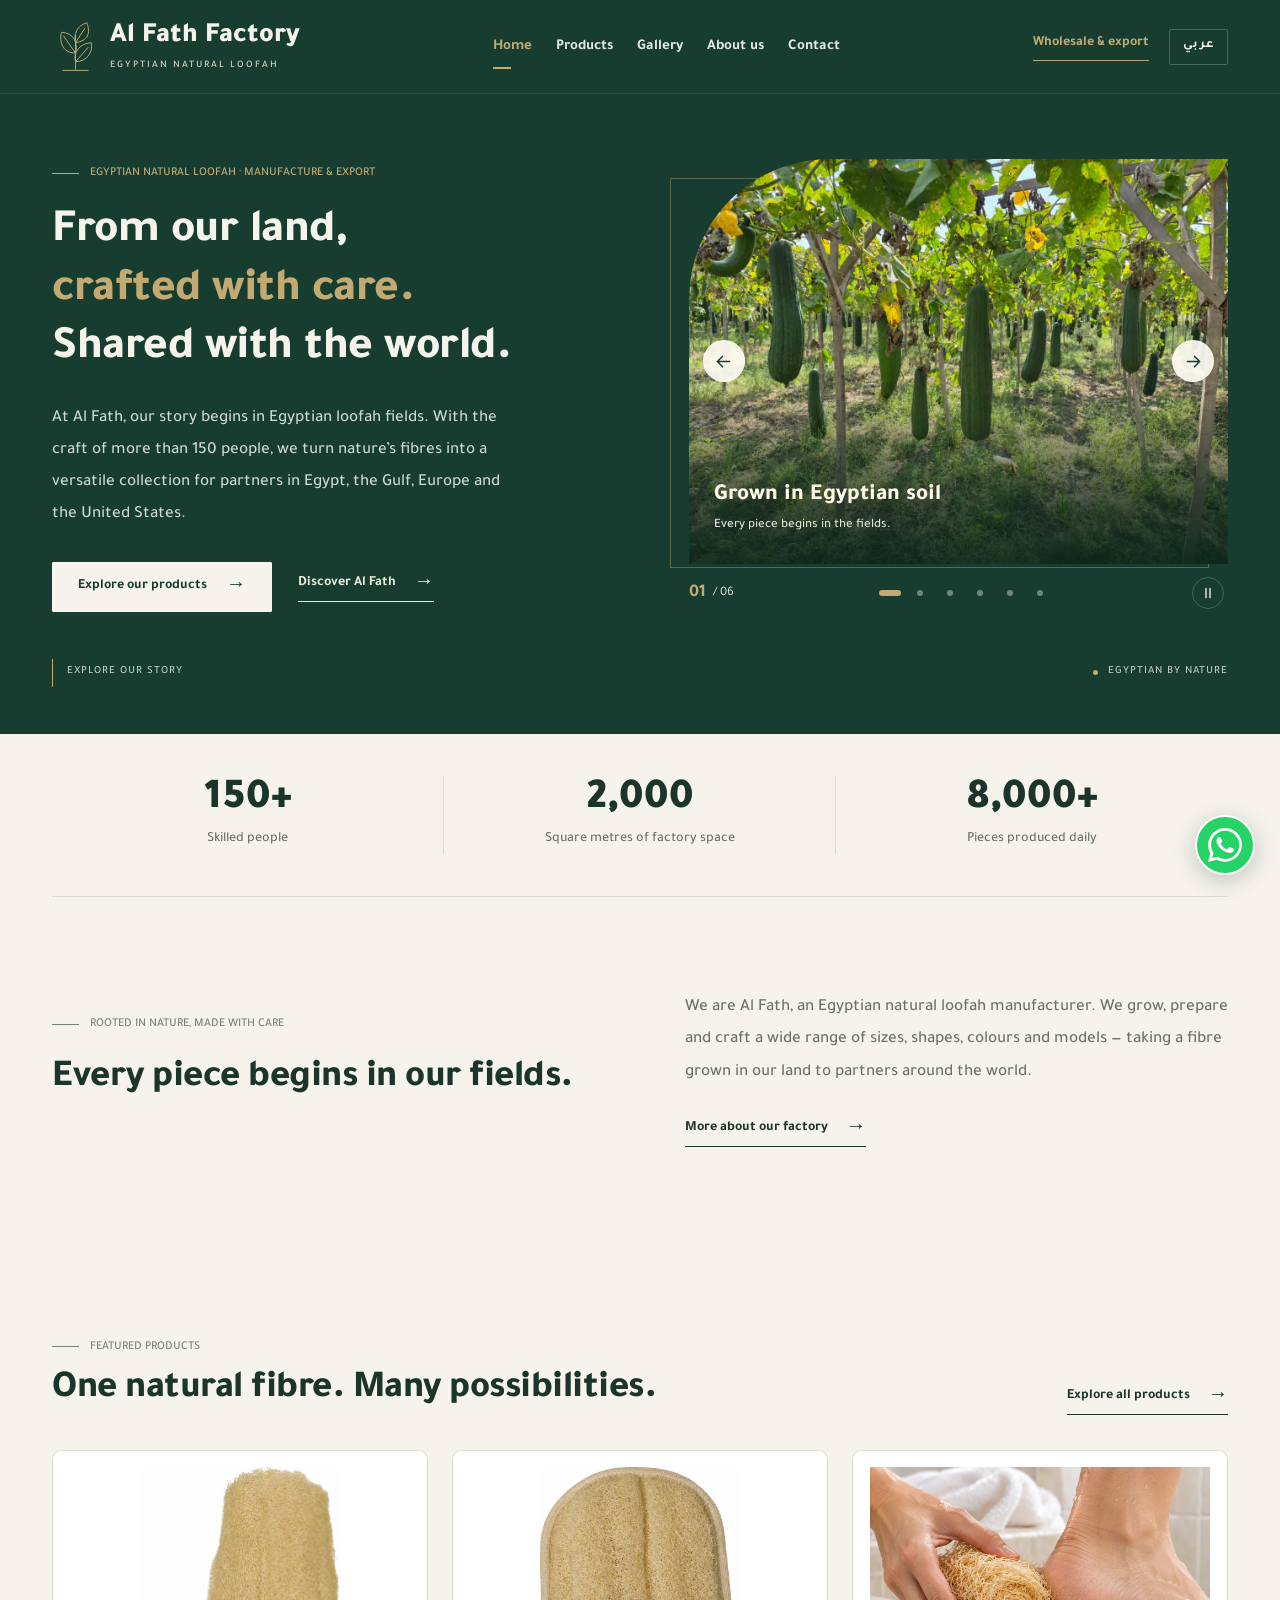
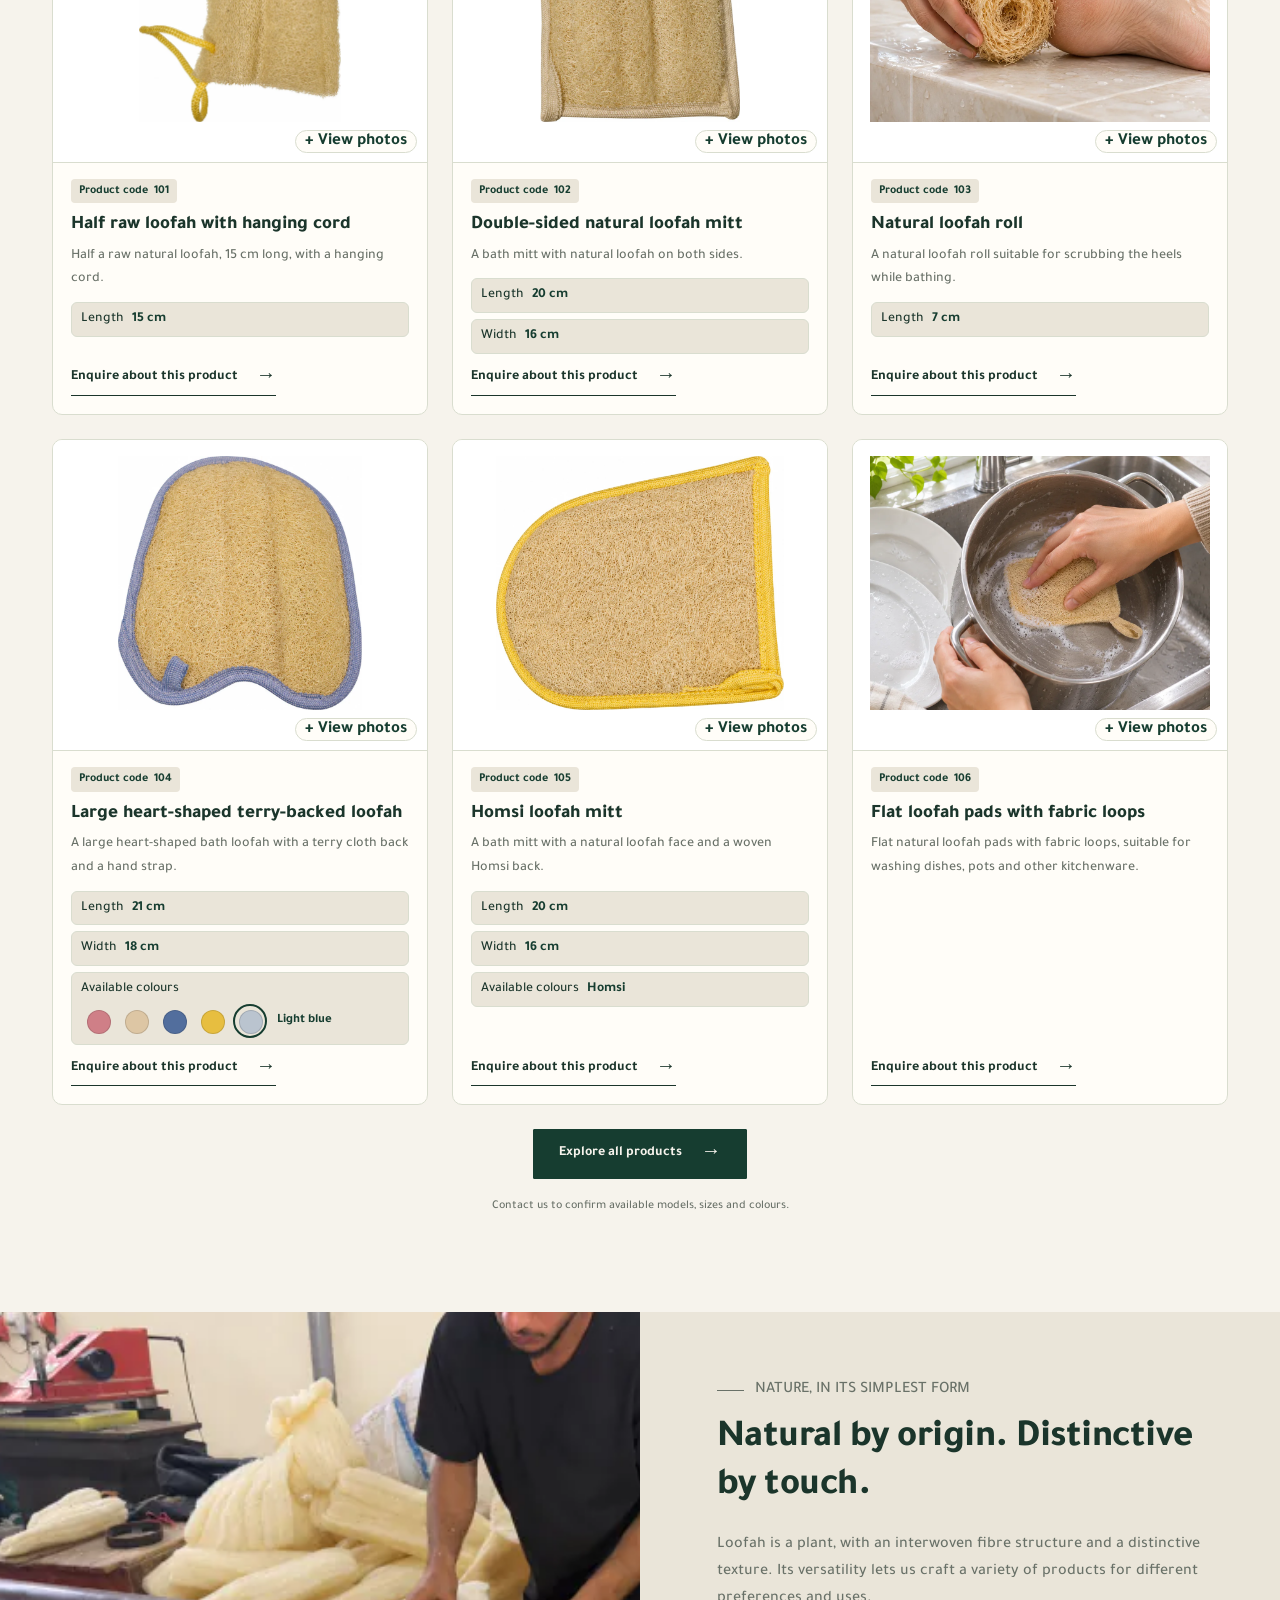
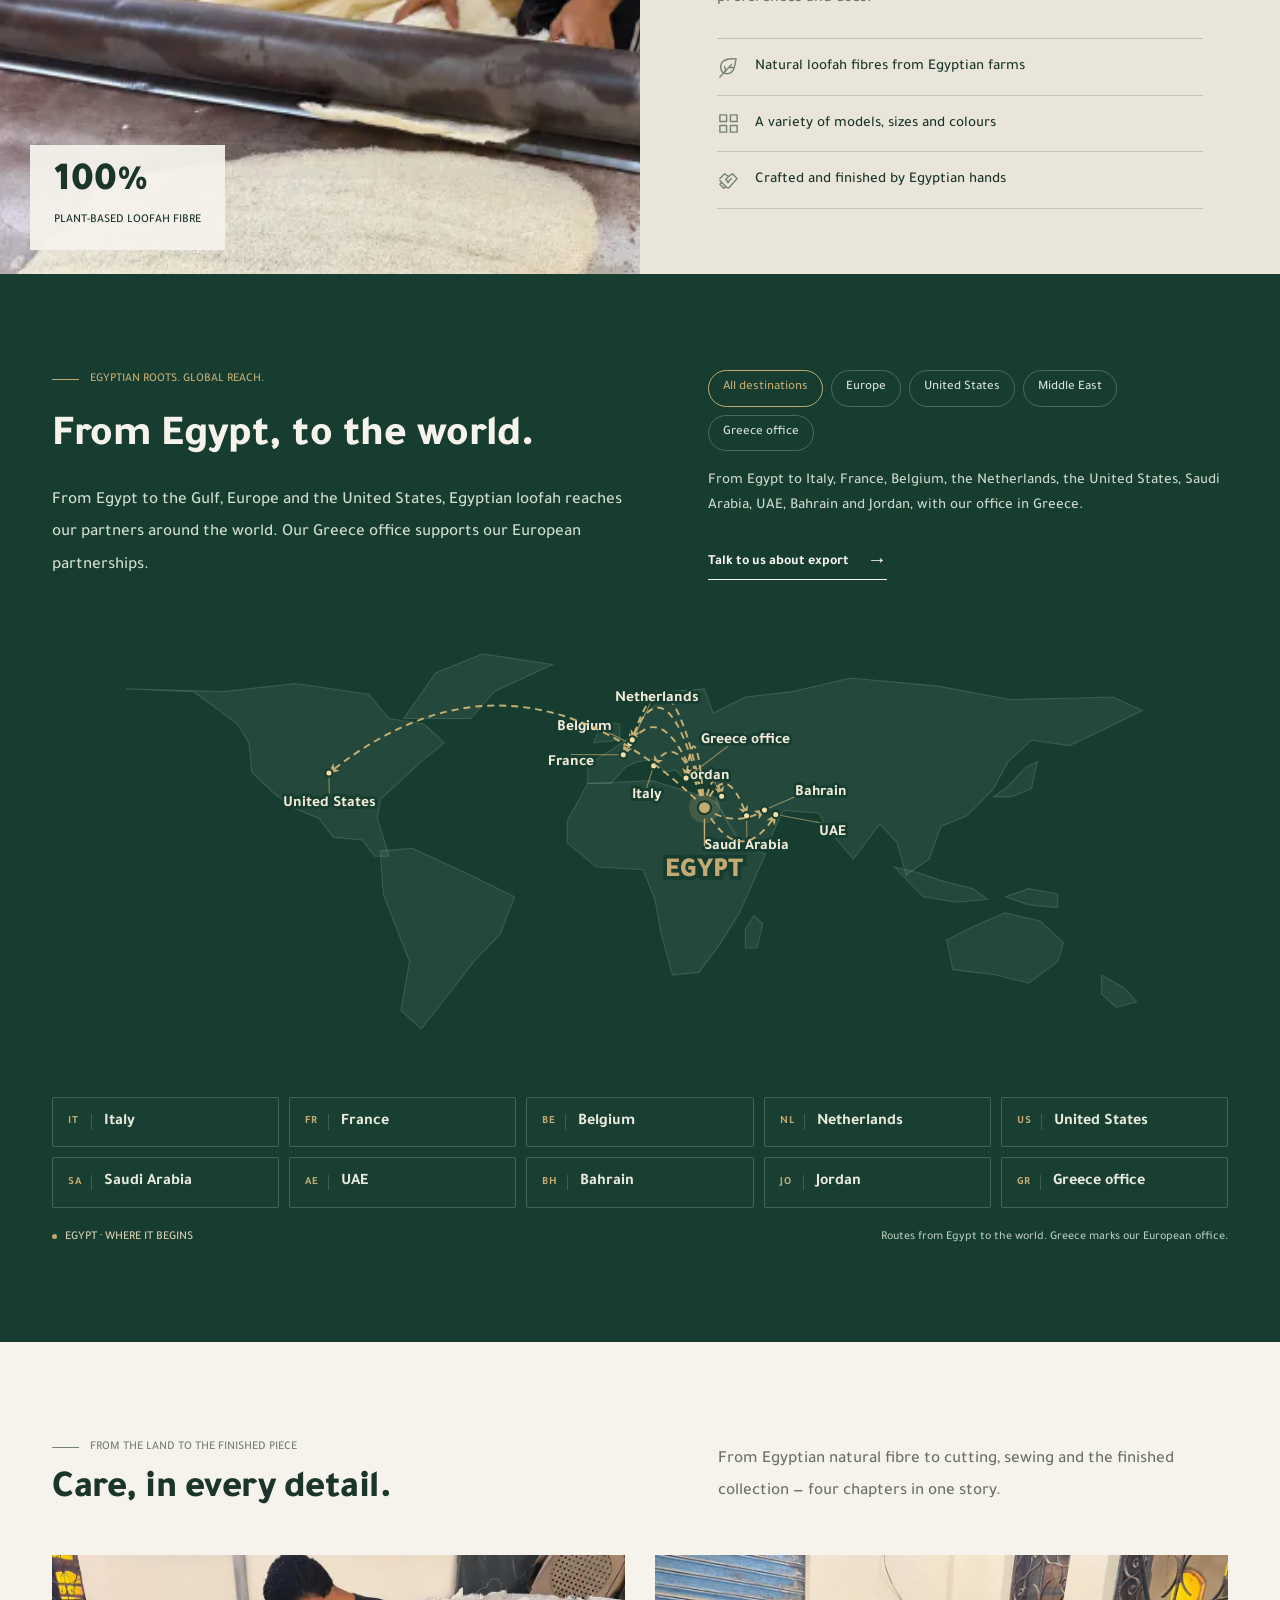
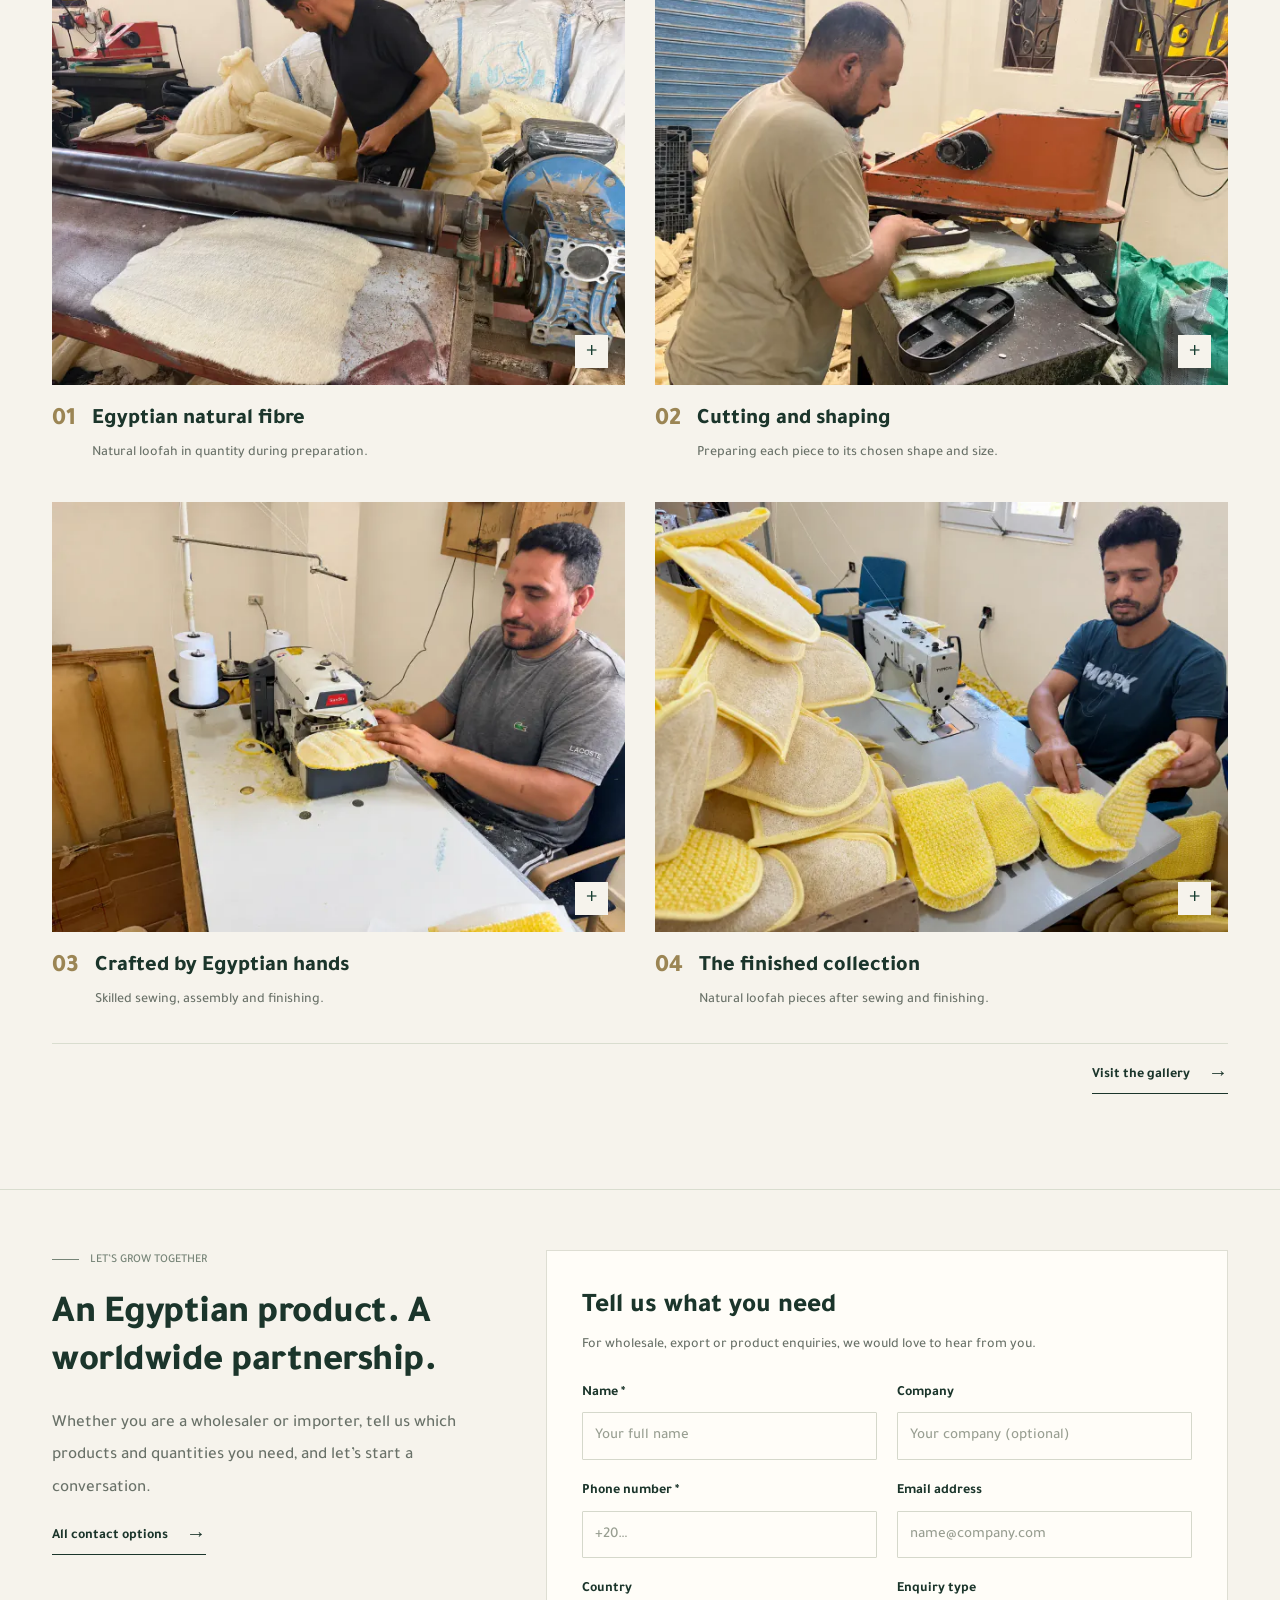
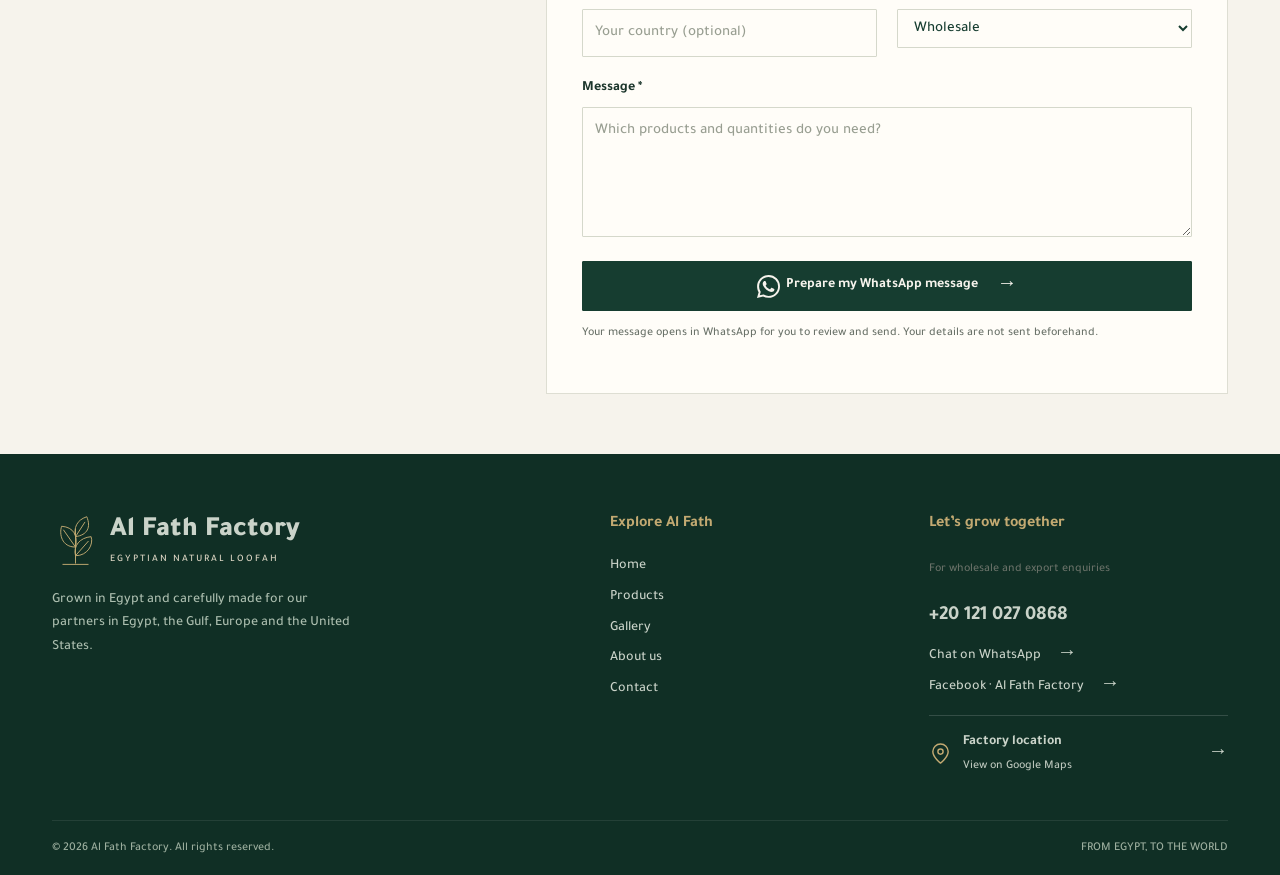
<file: index.html>
<!doctype html>
<html lang="en" dir="ltr"><head><meta charset="utf-8"><meta name="viewport" content="width=device-width,initial-scale=1">
<title>Home | Al Fath Factory</title><meta name="description" content="Al Fath Factory grows and manufactures Egyptian natural loofah. More than 150 skilled people and over 8,000 pieces daily for wholesale and export."><link rel="canonical" href="https://aboelazmrh.github.io/al-fath-loofah/"><link rel="alternate" hreflang="en" href="https://aboelazmrh.github.io/al-fath-loofah/"><link rel="alternate" hreflang="ar" href="https://aboelazmrh.github.io/al-fath-loofah/ar/"><link rel="alternate" hreflang="x-default" href="https://aboelazmrh.github.io/al-fath-loofah/">
<meta name="theme-color" content="#163d30"><meta property="og:type" content="website"><meta property="og:site_name" content="Al Fath Factory"><meta property="og:title" content="Home | Al Fath Factory"><meta property="og:description" content="Al Fath Factory grows and manufactures Egyptian natural loofah. More than 150 skilled people and over 8,000 pieces daily for wholesale and export."><meta property="og:url" content="https://aboelazmrh.github.io/al-fath-loofah/"><meta property="og:locale" content="en_US"><meta property="og:locale:alternate" content="ar_EG"><meta property="og:image" content="https://aboelazmrh.github.io/al-fath-loofah/assets/share-cover.jpg"><meta property="og:image:width" content="1200"><meta property="og:image:height" content="630"><meta property="og:image:alt" content="Al Fath Factory — Egyptian natural loofah"><meta name="twitter:card" content="summary_large_image"><meta name="twitter:title" content="Home | Al Fath Factory"><meta name="twitter:description" content="Al Fath Factory grows and manufactures Egyptian natural loofah. More than 150 skilled people and over 8,000 pieces daily for wholesale and export."><meta name="twitter:image" content="https://aboelazmrh.github.io/al-fath-loofah/assets/share-cover.jpg">
<link rel="icon" type="image/svg+xml" href="assets/favicon.svg"><link rel="preload" href="assets/tajawal-regular.woff" as="font" type="font/woff" crossorigin><link rel="preload" href="assets/tajawal-bold.woff" as="font" type="font/woff" crossorigin><link rel="stylesheet" href="assets/style.css?v=18-featured"><script src="assets/app.js?v=17-mobile" defer></script></head>
<body data-page="index" data-assets-base="assets/"><a class="skip" href="#main"><span>Skip to content</span></a><header class="site-header"><div class="wrap header-row"><a class="brand" href="index.html" aria-label="Al Fath Factory — Home">
    <svg class="brand-mark" viewbox="0 0 48 60" aria-hidden="true" fill="none" stroke="currentColor" stroke-width="1.1"><path d="M24 56V16M24 37C8 37 5 22 8 13c14 1 19 11 16 24Zm0-12c-2-10 1-19 13-23 5 12 1 21-13 23Zm0 22c14 0 21-13 18-22-13 1-21 11-18 22Z"/><path d="M10 17 24 37M35 8 24 25m15 5L24 47"/><path d="M9 57h30"/></svg>
    <span><strong class="brand-name">Al Fath Factory</strong><span class="brand-sub">EGYPTIAN NATURAL LOOFAH</span></span></a>
    <nav class="main-nav" id="main-nav" aria-label="Main navigation"><a href="index.html" aria-current="page"><span>Home</span></a><a href="products.html"><span>Products</span></a><a href="gallery.html"><span>Gallery</span></a><a href="about.html"><span>About us</span></a><a href="contact.html"><span>Contact</span></a></nav>
    <div class="header-actions"><a class="header-contact" href="contact.html"><span>Wholesale &amp; export</span></a><a class="language" href="ar/" lang="ar" hreflang="ar" aria-label="التبديل إلى العربية">عربي</a>
    <button class="menu-toggle" type="button" aria-expanded="false" aria-controls="main-nav" aria-label="Open menu"><svg class="icon" viewbox="0 0 24 24" aria-hidden="true"><path d="M3 6h18M3 12h18M3 18h18"/></svg></button></div></div></header><main id="main"><section class="hero"><div class="wrap"><div class="hero-grid"><div class="hero-copy reveal"><p class="eyebrow">EGYPTIAN NATURAL LOOFAH · MANUFACTURE &amp; EXPORT</p>
    <h1><span>From our land,</span><br><span class="gold">crafted with care.</span><br><span>Shared with the world.</span></h1>
    <p>At Al Fath, our story begins in Egyptian loofah fields. With the craft of more than 150 people, we turn nature’s fibres into a versatile collection for partners in Egypt, the Gulf, Europe and the United States.</p>
    <div class="button-row"><a class="button light" href="products.html"><span>Explore our products</span><span class="arrow" aria-hidden="true">←</span></a><a class="text-link" href="about.html"><span>Discover Al Fath</span><span class="arrow" aria-hidden="true">←</span></a></div></div>
    <div class="hero-photo hero-carousel reveal" role="region" aria-roledescription="carousel" aria-label="The loofah journey from field to finished product" data-interval="5000" data-active-slide="0" data-playing="true"><div class="carousel-stage"><div class="carousel-slide is-active" data-index="0" role="group" aria-roledescription="slide" aria-hidden="false" aria-label="1 of 6: Grown in Egyptian soil"><img src="assets/journey-farm-thumb.webp?v=2f62a108b720" alt="Grown in Egyptian soil" width="1448" height="1086" fetchpriority="high" srcset="assets/journey-farm-thumb.webp?v=2f62a108b720 640w, assets/journey-farm-display.webp?v=2f62a108b720 1280w" sizes="(max-width:800px) calc(100vw - 40px), 600px" decoding="async"><div class="carousel-caption"><strong>Grown in Egyptian soil</strong><span>Every piece begins in the fields.</span></div></div><div class="carousel-slide" data-index="1" role="group" aria-roledescription="slide" aria-hidden="true" aria-label="2 of 6: Preparing natural loofah"><img data-src="assets/factory-13-thumb.webp" alt="Preparing natural loofah" width="1448" height="1086" loading="lazy" fetchpriority="low" data-srcset="assets/factory-13-thumb.webp 640w, assets/factory-13-display.webp 1280w" sizes="(max-width:800px) calc(100vw - 40px), 600px" decoding="async"><div class="carousel-caption"><strong>Preparing natural loofah</strong><span>Natural fibre, before cutting and shaping.</span></div></div><div class="carousel-slide" data-index="2" role="group" aria-roledescription="slide" aria-hidden="true" aria-label="3 of 6: Cutting &amp; shaping"><img data-src="assets/factory-16-thumb.webp" alt="Cutting &amp; shaping" width="1448" height="1086" loading="lazy" fetchpriority="low" data-srcset="assets/factory-16-thumb.webp 640w, assets/factory-16-display.webp 1280w" sizes="(max-width:800px) calc(100vw - 40px), 600px" decoding="async"><div class="carousel-caption"><strong>Cutting &amp; shaping</strong><span>Preparing each piece to the required shape and size.</span></div></div><div class="carousel-slide" data-index="3" role="group" aria-roledescription="slide" aria-hidden="true" aria-label="4 of 6: Sewing &amp; finishing"><img data-src="assets/factory-07-thumb.webp" alt="Sewing &amp; finishing" width="1448" height="1086" loading="lazy" fetchpriority="low" data-srcset="assets/factory-07-thumb.webp 640w, assets/factory-07-display.webp 1280w" sizes="(max-width:800px) calc(100vw - 40px), 600px" decoding="async"><div class="carousel-caption"><strong>Sewing &amp; finishing</strong><span>Egyptian craftsmanship in assembly and finishing.</span></div></div><div class="carousel-slide" data-index="4" role="group" aria-roledescription="slide" aria-hidden="true" aria-label="5 of 6: Inside the weaving section"><img data-src="assets/factory-19-thumb.webp" alt="Inside the weaving section" width="1448" height="1086" loading="lazy" fetchpriority="low" data-srcset="assets/factory-19-thumb.webp 640w, assets/factory-19-display.webp 1280w" sizes="(max-width:800px) calc(100vw - 40px), 600px" decoding="async"><div class="carousel-caption"><strong>Inside the weaving section</strong><span>Machinery and materials on the production journey.</span></div></div><div class="carousel-slide" data-index="5" role="group" aria-roledescription="slide" aria-hidden="true" aria-label="6 of 6: Our products, in quantity"><img data-src="assets/factory-04-thumb.webp" alt="Our products, in quantity" width="1448" height="1086" loading="lazy" fetchpriority="low" data-srcset="assets/factory-04-thumb.webp 640w, assets/factory-04-display.webp 1280w" sizes="(max-width:800px) calc(100vw - 40px), 600px" decoding="async"><div class="carousel-caption"><strong>Our products, in quantity</strong><span>Natural loofah, stitched and finished in quantity.</span></div></div><button type="button" class="carousel-arrow carousel-prev" data-carousel-prev aria-label="Previous image"><svg class="icon" viewbox="0 0 24 24" aria-hidden="true"><path d="M19 12H5m6-6-6 6 6 6"/></svg></button><button type="button" class="carousel-arrow carousel-next" data-carousel-next aria-label="Next image"><svg class="icon" viewbox="0 0 24 24" aria-hidden="true"><path d="M19 12H5m6-6-6 6 6 6"/></svg></button></div><div class="carousel-toolbar"><span class="carousel-counter" aria-hidden="true"><b data-carousel-current>01</b><span>/ 06</span></span><div class="carousel-dots" role="group" aria-label="Choose an image"><button class="carousel-dot" type="button" data-carousel-slide="0" aria-label="Show Grown in Egyptian soil" aria-pressed="true"><span aria-hidden="true"></span></button><button class="carousel-dot" type="button" data-carousel-slide="1" aria-label="Show Preparing natural loofah" aria-pressed="false"><span aria-hidden="true"></span></button><button class="carousel-dot" type="button" data-carousel-slide="2" aria-label="Show Cutting &amp; shaping" aria-pressed="false"><span aria-hidden="true"></span></button><button class="carousel-dot" type="button" data-carousel-slide="3" aria-label="Show Sewing &amp; finishing" aria-pressed="false"><span aria-hidden="true"></span></button><button class="carousel-dot" type="button" data-carousel-slide="4" aria-label="Show Inside the weaving section" aria-pressed="false"><span aria-hidden="true"></span></button><button class="carousel-dot" type="button" data-carousel-slide="5" aria-label="Show Our products, in quantity" aria-pressed="false"><span aria-hidden="true"></span></button></div><button class="carousel-toggle" data-carousel-toggle type="button" aria-label="Pause automatic slideshow" aria-pressed="true"><svg class="icon" data-carousel-pause viewbox="0 0 24 24" aria-hidden="true"><path d="M9 5v14M15 5v14"/></svg><svg class="icon" data-carousel-play viewbox="0 0 24 24" aria-hidden="true" hidden><path d="m8 5 11 7-11 7Z"/></svg></button></div><span class="carousel-announcement sr-only" role="status" aria-live="polite"></span></div></div>
    <div class="hero-bottom"><a class="scroll-link" href="#our-story"><i></i><span>EXPLORE OUR STORY</span></a><span class="origin">EGYPTIAN BY NATURE</span></div></div></section>
    <div class="wrap stats"><div class="stat"><strong>150+</strong> <span>Skilled people</span></div><div class="stat"><strong>2,000</strong> <span>Square metres of factory space</span></div><div class="stat"><strong>8,000+</strong> <span>Pieces produced daily</span></div></div>
    <section class="section" id="our-story"><div class="wrap intro-grid"><div><p class="eyebrow">ROOTED IN NATURE, MADE WITH CARE</p><h2>Every piece begins in our fields.</h2></div><div><p class="lead">We are Al Fath, an Egyptian natural loofah manufacturer. We grow, prepare and craft a wide range of sizes, shapes, colours and models — taking a fibre grown in our land to partners around the world.</p><a class="text-link" href="about.html"><span>More about our factory</span><span class="arrow" aria-hidden="true">←</span></a></div></div></section>
    <section class="section"><div class="wrap">
      <div class="section-head"><div>
        <p class="eyebrow">FEATURED PRODUCTS</p>
        <h2>One natural fibre. Many possibilities.</h2>
      </div><a class="text-link" href="products.html"><span>Explore all products</span><span class="arrow" aria-hidden="true">←</span></a></div>
      <div class="product-grid"><article class="product catalog-product reveal" data-category="natural">
      <button class="product-image catalog-photo" type="button" data-product="101" aria-haspopup="dialog" aria-label="View photos of Half raw loofah with hanging cord, code 101">
        <img src="assets/products/101-1.webp?v=3" alt="Half raw loofah with hanging cord" loading="lazy" decoding="async">
        <span class="product-photo-action" aria-hidden="true"><span>+</span><span>View photos</span></span>
      </button>
      <div class="product-details">
        <div class="product-code"><span>Product code</span> <bdi>101</bdi></div>
        <h3>Half raw loofah with hanging cord</h3>
        <p>Half a raw natural loofah, 15 cm long, with a hanging cord.</p><dl class="product-specs"><div><dt>Length</dt><dd><bdi dir="ltr">15</bdi> <span>cm</span></dd></div></dl>
        <a class="text-link" data-product-enquiry href="contact.html?product=101&amp;catalog=2"><span>Enquire about this product</span><span class="arrow" aria-hidden="true">←</span></a>
      </div>
    </article><article class="product catalog-product reveal" data-category="mitts">
      <button class="product-image catalog-photo" type="button" data-product="102" aria-haspopup="dialog" aria-label="View photos of Double-sided natural loofah mitt, code 102">
        <img src="assets/products/102-1.webp" alt="Double-sided natural loofah mitt" loading="lazy" decoding="async">
        <span class="product-photo-action" aria-hidden="true"><span>+</span><span>View photos</span></span>
      </button>
      <div class="product-details">
        <div class="product-code"><span>Product code</span> <bdi>102</bdi></div>
        <h3>Double-sided natural loofah mitt</h3>
        <p>A bath mitt with natural loofah on both sides.</p><dl class="product-specs"><div><dt>Length</dt><dd><bdi dir="ltr">20</bdi> <span>cm</span></dd></div><div><dt>Width</dt><dd><bdi dir="ltr">16</bdi> <span>cm</span></dd></div></dl>
        <a class="text-link" data-product-enquiry href="contact.html?product=102&amp;catalog=2"><span>Enquire about this product</span><span class="arrow" aria-hidden="true">←</span></a>
      </div>
    </article><article class="product catalog-product reveal" data-category="natural">
      <button class="product-image catalog-photo" type="button" data-product="103" aria-haspopup="dialog" aria-label="View photos of Natural loofah roll, code 103">
        <img src="assets/products/103-4.webp" alt="Natural loofah roll" loading="lazy" decoding="async">
        <span class="product-photo-action" aria-hidden="true"><span>+</span><span>View photos</span></span>
      </button>
      <div class="product-details">
        <div class="product-code"><span>Product code</span> <bdi>103</bdi></div>
        <h3>Natural loofah roll</h3>
        <p>A natural loofah roll suitable for scrubbing the heels while bathing.</p><dl class="product-specs"><div><dt>Length</dt><dd><bdi dir="ltr">7</bdi> <span>cm</span></dd></div></dl>
        <a class="text-link" data-product-enquiry href="contact.html?product=103&amp;catalog=2"><span>Enquire about this product</span><span class="arrow" aria-hidden="true">←</span></a>
      </div>
    </article><article class="product catalog-product reveal" data-category="pads">
      <button class="product-image catalog-photo" type="button" data-product="104" aria-haspopup="dialog" aria-label="View photos of Large heart-shaped terry-backed loofah, code 104">
        <img src="assets/products/104-1.webp" alt="Large heart-shaped terry-backed loofah" loading="lazy" decoding="async">
        <span class="product-photo-action" aria-hidden="true"><span>+</span><span>View photos</span></span>
      </button>
      <div class="product-details">
        <div class="product-code"><span>Product code</span> <bdi>104</bdi></div>
        <h3>Large heart-shaped terry-backed loofah</h3>
        <p>A large heart-shaped bath loofah with a terry cloth back and a hand strap.</p><dl class="product-specs"><div><dt>Length</dt><dd><bdi dir="ltr">21</bdi> <span>cm</span></dd></div><div><dt>Width</dt><dd><bdi dir="ltr">18</bdi> <span>cm</span></dd></div><div class="product-colors"><dt>Available colours</dt><dd><span class="product-swatches" role="group" aria-label="Product colours"><button class="product-swatch" type="button" data-product-color="rose" style="--swatch-color:#cf7f87" title="Rose" aria-label="Rose" aria-pressed="false"></button><button class="product-swatch" type="button" data-product-color="beige" style="--swatch-color:#ddc6a4" title="Beige" aria-label="Beige" aria-pressed="false"></button><button class="product-swatch" type="button" data-product-color="blue" style="--swatch-color:#526e9d" title="Blue" aria-label="Blue" aria-pressed="false"></button><button class="product-swatch" type="button" data-product-color="yellow" style="--swatch-color:#e7be40" title="Yellow" aria-label="Yellow" aria-pressed="false"></button><button class="product-swatch" type="button" data-product-color="light-blue" style="--swatch-color:#bac4cf" title="Light blue" aria-label="Light blue" aria-pressed="true"></button></span><span class="product-color-name" data-color-name aria-live="polite">Light blue</span></dd></div></dl>
        <a class="text-link" data-product-enquiry href="contact.html?product=104&amp;catalog=2&amp;color=light-blue"><span>Enquire about this product</span><span class="arrow" aria-hidden="true">←</span></a>
      </div>
    </article><article class="product catalog-product reveal" data-category="mitts">
      <button class="product-image catalog-photo" type="button" data-product="105" aria-haspopup="dialog" aria-label="View photos of Homsi loofah mitt, code 105">
        <img src="assets/products/105-1.webp?v=2" alt="Homsi loofah mitt" loading="lazy" decoding="async">
        <span class="product-photo-action" aria-hidden="true"><span>+</span><span>View photos</span></span>
      </button>
      <div class="product-details">
        <div class="product-code"><span>Product code</span> <bdi>105</bdi></div>
        <h3>Homsi loofah mitt</h3>
        <p>A bath mitt with a natural loofah face and a woven Homsi back.</p><dl class="product-specs"><div><dt>Length</dt><dd><bdi dir="ltr">20</bdi> <span>cm</span></dd></div><div><dt>Width</dt><dd><bdi dir="ltr">16</bdi> <span>cm</span></dd></div><div><dt>Available colours</dt><dd>Homsi</dd></div></dl>
        <a class="text-link" data-product-enquiry href="contact.html?product=105&amp;catalog=2"><span>Enquire about this product</span><span class="arrow" aria-hidden="true">←</span></a>
      </div>
    </article><article class="product catalog-product reveal" data-category="kitchen">
      <button class="product-image catalog-photo" type="button" data-product="106" aria-haspopup="dialog" aria-label="View photos of Flat loofah pads with fabric loops, code 106">
        <img src="assets/products/106-3.webp" alt="Flat loofah pads with fabric loops" loading="lazy" decoding="async">
        <span class="product-photo-action" aria-hidden="true"><span>+</span><span>View photos</span></span>
      </button>
      <div class="product-details">
        <div class="product-code"><span>Product code</span> <bdi>106</bdi></div>
        <h3>Flat loofah pads with fabric loops</h3>
        <p>Flat natural loofah pads with fabric loops, suitable for washing dishes, pots and other kitchenware.</p>
        <a class="text-link" data-product-enquiry href="contact.html?product=106&amp;catalog=2"><span>Enquire about this product</span><span class="arrow" aria-hidden="true">←</span></a>
      </div>
    </article></div>
      <div class="featured-actions">
        <a class="button" href="products.html"><span>Explore all products</span><span class="arrow" aria-hidden="true">←</span></a>
        <p class="small-note">Contact us to confirm available models, sizes and colours.</p>
      </div>
    </div></section>
    <section class="natural"><div class="natural-visual"><img src="assets/factory-09-thumb.webp" width="1448" height="1086" loading="lazy" alt="Preparing natural loofah fibres" srcset="assets/factory-09-thumb.webp 640w, assets/factory-09-display.webp 1280w" sizes="(max-width:800px) calc(100vw - 40px), 600px" decoding="async"><div class="natural-number"><strong>100%</strong><small>PLANT-BASED LOOFAH FIBRE</small></div></div><div class="natural-copy"><p class="eyebrow">NATURE, IN ITS SIMPLEST FORM</p><h2>Natural by origin. Distinctive by touch.</h2><p>Loofah is a plant, with an interwoven fibre structure and a distinctive texture. Its versatility lets us craft a variety of products for different preferences and uses.</p><ul class="feature-list"><li><svg class="icon" viewbox="0 0 24 24" aria-hidden="true"><path d="M20 3C8 2 3 6 4 13c1 7 11 8 14-1 1-3 1-6 2-9Z"/><path d="M3 22 15 9M9 16l-1-5m5 1h4"/></svg><span>Natural loofah fibres from Egyptian farms</span></li><li><svg class="icon" viewbox="0 0 24 24" aria-hidden="true"><rect x="3" y="3" width="7" height="7"/><rect x="14" y="3" width="7" height="7"/><rect x="3" y="14" width="7" height="7"/><rect x="14" y="14" width="7" height="7"/></svg><span>A variety of models, sizes and colours</span></li><li><svg class="icon" viewbox="0 0 24 24" aria-hidden="true"><path d="m3 10 5-5 4 3 4-3 5 5-8 9a2 2 0 0 1-3 0L3 12m2 2-2 2 4 4 2-2m6-8-4 4m1-6-3 3 3 3"/></svg><span>Crafted and finished by Egyptian hands</span></li></ul></div></section>
    <section class="section dark export-section" id="export"><div class="wrap"><div class="export-intro"><div><p class="eyebrow">EGYPTIAN ROOTS. GLOBAL REACH.</p><h2>From Egypt, to the world.</h2><p class="lead">From Egypt to the Gulf, Europe and the United States, Egyptian loofah reaches our partners around the world. Our Greece office supports our European partnerships.</p></div><div class="export-controls"><div class="export-list" role="group" aria-label="Export regions">
    <button class="region-button" type="button" data-select-region="all" aria-pressed="true"><span>All destinations</span></button><button class="region-button" type="button" data-select-region="europe" aria-pressed="false"><span>Europe</span></button><button class="region-button" type="button" data-select-region="america" aria-pressed="false"><span>United States</span></button><button class="region-button" type="button" data-select-region="middleeast" aria-pressed="false"><span>Middle East</span></button><button class="region-button" type="button" data-select-region="greece" aria-pressed="false"><span>Greece office</span></button></div><p class="region-description" aria-live="polite"><span id="region-description">Choose a destination to follow its route from Egypt.</span></p><a class="text-link" href="contact.html?subject=export"><span>Talk to us about export</span><span class="arrow" aria-hidden="true">←</span></a></div></div>
    <div class="map-wrap"><svg class="world-map" viewbox="0 0 1040 440" role="img" aria-label="Routes from Egypt to Italy, France, Belgium, the Netherlands, the United States, Saudi Arabia, UAE, Bahrain, Jordan and the Greece office"><title>From Egypt to the world</title><defs><marker id="export-arrow" viewbox="0 0 10 10" refx="8" refy="5" markerwidth="6.5" markerheight="6.5" orient="auto-start-reverse"><path d="M0 1 9 5 0 9 2.5 5Z" fill="#d4b878"/></marker></defs><polygon class="land" points="53.8,74.3 114.8,76.8 154.5,106.2 165.1,123.3 167.8,150.2 188.9,169.9 204.8,182.1 228.7,191.9 241.9,209.1 268.4,211.5 279.1,226.2 292.3,226.2 281.7,191.9 284.3,174.8 297.6,162.5 324.1,138.0 342.6,123.3 324.1,106.2 292.3,101.2 273.8,79.2 207.5,69.4 141.2,76.8"/><polygon class="land" points="305.6,101.2 366.5,101.2 387.7,76.8 440.7,52.2 377.1,42.5 334.7,59.6"/><polygon class="land" points="284.3,221.3 313.5,218.9 340.0,231.1 366.5,243.4 406.2,263.0 393.0,297.2 369.1,321.8 350.6,346.2 321.4,383.0 302.9,365.9 310.8,321.8 287.0,260.5"/><polygon class="land" points="472.5,160.1 453.9,194.4 453.9,214.0 480.4,236.0 522.8,238.5 533.5,265.4 538.8,294.8 549.4,334.0 573.2,331.6 591.8,307.1 610.3,277.6 634.1,223.8 612.9,218.9 589.1,177.2 578.5,172.3 530.8,157.6"/><polygon class="land" points="472.5,160.1 472.5,142.9 496.3,128.2 517.5,113.5 520.2,101.2 546.7,76.8 578.5,74.3 586.4,96.3 615.6,81.7 658.0,76.8 711.0,64.5 790.5,71.8 856.8,84.1 949.5,81.7 976.0,93.9 936.2,113.5 909.8,125.8 875.3,120.9 854.1,140.4 840.9,164.9 817.0,189.5 793.1,199.2 782.5,228.7 761.4,243.4 753.4,214.0 737.5,196.8 713.6,228.7 692.4,204.2 681.9,187.0 650.0,184.6 634.1,218.9 610.3,211.5 589.1,177.2 591.8,160.1 573.2,147.8 559.9,155.2 552.0,147.8 541.4,150.2 536.1,138.0 517.5,140.4 506.9,145.4 493.7,160.1"/><polygon class="land" points="477.8,123.3 485.8,103.7 501.6,106.2 501.6,120.9"/><polygon class="land" points="840.9,172.3 854.1,162.5 870.0,145.4 880.6,140.4 875.3,164.9 856.8,172.3"/><polygon class="land" points="623.5,280.1 631.5,287.5 626.2,309.5 615.6,309.5 615.6,292.4"/><polygon class="land" points="798.4,302.2 803.8,329.1 843.5,334.0 872.6,341.4 899.1,321.8 904.4,304.6 883.2,285.0 851.4,277.6 822.3,289.9"/><polygon class="land" points="750.8,236.0 777.2,263.0 806.4,267.9 835.5,265.4 822.3,255.6 793.1,248.3 771.9,240.9"/><polygon class="land" points="872.6,255.6 899.1,260.5 899.1,272.8 872.6,270.3 851.4,263.0"/><polygon class="land" points="938.9,334.0 960.1,346.2 970.7,358.5 952.1,363.4 938.9,351.2"/><path class="route active" data-country="italy" data-region="europe" d="M578.5,182.1 Q555.4,106.1 532.4,144.1" marker-end="url(#export-arrow)"/><g class="map-country active" data-country="italy" data-region="europe"><path class="country-leader" d="M532.4,144.1 L526,164"/><circle class="destination-pin" cx="532.4" cy="144.1" r="3.3"/><text x="526" y="173" text-anchor="middle" class="map-label country-label">Italy</text></g><path class="route active" data-country="france" data-region="europe" d="M578.5,182.1 Q541.7,66.1 504.8,134.1" marker-end="url(#export-arrow)"/><g class="map-country active" data-country="france" data-region="europe"><path class="country-leader" d="M504.8,134.1 L457,134"/><circle class="destination-pin" cx="504.8" cy="134.1" r="3.3"/><text x="457" y="143" text-anchor="middle" class="map-label country-label">France</text></g><path class="route active" data-country="belgium" data-region="europe" d="M578.5,182.1 Q544.7,36.8 510.9,123.8" marker-end="url(#export-arrow)"/><g class="map-country active" data-country="belgium" data-region="europe"><path class="country-leader" d="M510.9,123.8 L470,103"/><circle class="destination-pin" cx="510.9" cy="123.8" r="3.3"/><text x="470" y="112" text-anchor="middle" class="map-label country-label">Belgium</text></g><path class="route active" data-country="netherlands" data-region="europe" d="M578.5,182.1 Q545.8,14.6 513.0,120.6" marker-end="url(#export-arrow)"/><g class="map-country active" data-country="netherlands" data-region="europe"><path class="country-leader" d="M513.0,120.6 L535,76"/><circle class="destination-pin" cx="513.0" cy="120.6" r="3.3"/><text x="535" y="85" text-anchor="middle" class="map-label country-label">Netherlands</text></g><path class="route active" data-country="usa" data-region="america" d="M578.5,182.1 Q408.1,14.0 237.7,150.7" marker-end="url(#export-arrow)"/><g class="map-country active" data-country="usa" data-region="america"><path class="country-leader" d="M237.7,150.7 L238,172"/><circle class="destination-pin" cx="237.7" cy="150.7" r="3.3"/><text x="238" y="181" text-anchor="middle" class="map-label country-label">United States</text></g><path class="route active" data-country="saudi" data-region="middleeast" d="M578.5,182.1 Q597.6,135.1 616.7,189.5" marker-end="url(#export-arrow)"/><g class="map-country active" data-country="saudi" data-region="middleeast"><path class="country-leader" d="M616.7,189.5 L617,211"/><circle class="destination-pin" cx="616.7" cy="189.5" r="3.3"/><text x="617" y="220" text-anchor="middle" class="map-label country-label">Saudi Arabia</text></g><path class="route active" data-country="uae" data-region="middleeast" d="M578.5,182.1 Q610.8,240.1 643.2,188.3" marker-end="url(#export-arrow)"/><g class="map-country active" data-country="uae" data-region="middleeast"><path class="country-leader" d="M643.2,188.3 L695,198"/><circle class="destination-pin" cx="643.2" cy="188.3" r="3.3"/><text x="695" y="207" text-anchor="middle" class="map-label country-label">UAE</text></g><path class="route active" data-country="bahrain" data-region="middleeast" d="M578.5,182.1 Q605.7,201.1 633.0,184.3" marker-end="url(#export-arrow)"/><g class="map-country active" data-country="bahrain" data-region="middleeast"><path class="country-leader" d="M633.0,184.3 L684,162"/><circle class="destination-pin" cx="633.0" cy="184.3" r="3.3"/><text x="684" y="171" text-anchor="middle" class="map-label country-label">Bahrain</text></g><path class="route active" data-country="jordan" data-region="middleeast" d="M578.5,182.1 Q586.3,139.8 594.1,171.8" marker-end="url(#export-arrow)"/><g class="map-country active" data-country="jordan" data-region="middleeast"><path class="country-leader" d="M594.1,171.8 L582,147"/><circle class="destination-pin" cx="594.1" cy="171.8" r="3.3"/><text x="582" y="156" text-anchor="middle" class="map-label country-label">Jordan</text></g><path class="route active" data-country="greece" data-region="greece" d="M578.5,182.1 Q570.2,86.2 561.8,155.2" marker-end="url(#export-arrow)"/><g class="map-country active" data-country="greece" data-region="greece"><path class="country-leader" d="M561.8,155.2 L616,114"/><circle class="destination-pin" cx="561.8" cy="155.2" r="3.3"/><text x="616" y="123" text-anchor="middle" class="map-label country-label">Greece office</text></g><circle class="pin-halo" cx="578.5" cy="182.10000000000002" r="10"/><circle class="pin" cx="578.5" cy="182.10000000000002" r="6"/><path class="origin-leader" d="M578.5,192.10000000000002V217.10000000000002"/><text x="578.5" y="244.10000000000002" text-anchor="middle" class="map-label origin-label">EGYPT</text></svg></div><div class="destination-list" role="group" aria-label="Choose a country"><button class="destination-button" type="button" data-select-country="italy" aria-pressed="false"><span class="country-code">IT</span><span class="country-name">Italy</span></button><button class="destination-button" type="button" data-select-country="france" aria-pressed="false"><span class="country-code">FR</span><span class="country-name">France</span></button><button class="destination-button" type="button" data-select-country="belgium" aria-pressed="false"><span class="country-code">BE</span><span class="country-name">Belgium</span></button><button class="destination-button" type="button" data-select-country="netherlands" aria-pressed="false"><span class="country-code">NL</span><span class="country-name">Netherlands</span></button><button class="destination-button" type="button" data-select-country="usa" aria-pressed="false"><span class="country-code">US</span><span class="country-name">United States</span></button><button class="destination-button" type="button" data-select-country="saudi" aria-pressed="false"><span class="country-code">SA</span><span class="country-name">Saudi Arabia</span></button><button class="destination-button" type="button" data-select-country="uae" aria-pressed="false"><span class="country-code">AE</span><span class="country-name">UAE</span></button><button class="destination-button" type="button" data-select-country="bahrain" aria-pressed="false"><span class="country-code">BH</span><span class="country-name">Bahrain</span></button><button class="destination-button" type="button" data-select-country="jordan" aria-pressed="false"><span class="country-code">JO</span><span class="country-name">Jordan</span></button><button class="destination-button" type="button" data-select-country="greece" aria-pressed="false"><span class="country-code">GR</span><span class="country-name">Greece office</span></button></div><div class="export-map-footer"><p class="map-caption">EGYPT · WHERE IT BEGINS</p><p class="map-note">Routes from Egypt to the world. Greece marks our European office.</p></div></div></section>
    <section class="section journey-section" id="craft"><div class="wrap"><div class="section-head"><div><p class="eyebrow">FROM THE LAND TO THE FINISHED PIECE</p><h2>Care, in every detail.</h2></div><p class="lead">From Egyptian natural fibre to cutting, sewing and the finished collection — four chapters in one story.</p></div><div class="journey-grid"><figure class="journey-frame"><button class="journey-photo" type="button" data-gallery-src="assets/factory-14.webp" data-title-ar="الخامة المصرية" data-title-en="Egyptian natural fibre" data-description-ar="كميات من اللوف الطبيعي خلال التجهيز." data-description-en="Natural loofah in quantity during preparation." aria-label="Egyptian natural fibre — enlarge image"><img src="assets/factory-14-thumb.webp" width="1448" height="1086" loading="lazy" alt="Egyptian natural fibre" srcset="assets/factory-14-thumb.webp 640w, assets/factory-14-display.webp 1280w" sizes="(max-width:800px) calc(100vw - 40px), 600px" decoding="async"><span class="journey-zoom" aria-hidden="true">+</span></button><figcaption><span class="journey-order">01</span><div><h3>Egyptian natural fibre</h3><p>Natural loofah in quantity during preparation.</p></div></figcaption></figure><figure class="journey-frame"><button class="journey-photo" type="button" data-gallery-src="assets/factory-16.webp" data-title-ar="القص والتشكيل" data-title-en="Cutting and shaping" data-description-ar="تجهيز القطع بالشكل والمقاس المطلوب." data-description-en="Preparing each piece to its chosen shape and size." aria-label="Cutting and shaping — enlarge image"><img src="assets/factory-16-thumb.webp" width="1448" height="1086" loading="lazy" alt="Cutting and shaping" srcset="assets/factory-16-thumb.webp 640w, assets/factory-16-display.webp 1280w" sizes="(max-width:800px) calc(100vw - 40px), 600px" decoding="async"><span class="journey-zoom" aria-hidden="true">+</span></button><figcaption><span class="journey-order">02</span><div><h3>Cutting and shaping</h3><p>Preparing each piece to its chosen shape and size.</p></div></figcaption></figure><figure class="journey-frame"><button class="journey-photo" type="button" data-gallery-src="assets/factory-08.webp" data-title-ar="صناعة بأيدٍ مصرية" data-title-en="Crafted by Egyptian hands" data-description-ar="حِرفة الخياطة والتجميع والتشطيب." data-description-en="Skilled sewing, assembly and finishing." aria-label="Crafted by Egyptian hands — enlarge image"><img src="assets/factory-08-thumb.webp" width="1448" height="1086" loading="lazy" alt="Crafted by Egyptian hands" srcset="assets/factory-08-thumb.webp 640w, assets/factory-08-display.webp 1280w" sizes="(max-width:800px) calc(100vw - 40px), 600px" decoding="async"><span class="journey-zoom" aria-hidden="true">+</span></button><figcaption><span class="journey-order">03</span><div><h3>Crafted by Egyptian hands</h3><p>Skilled sewing, assembly and finishing.</p></div></figcaption></figure><figure class="journey-frame"><button class="journey-photo" type="button" data-gallery-src="assets/factory-06.webp" data-title-ar="المنتج النهائي" data-title-en="The finished collection" data-description-ar="قطع اللوف الطبيعي بعد الخياطة والتشطيب." data-description-en="Natural loofah pieces after sewing and finishing." aria-label="The finished collection — enlarge image"><img src="assets/factory-06-thumb.webp" width="1448" height="1086" loading="lazy" alt="The finished collection" srcset="assets/factory-06-thumb.webp 640w, assets/factory-06-display.webp 1280w" sizes="(max-width:800px) calc(100vw - 40px), 600px" decoding="async"><span class="journey-zoom" aria-hidden="true">+</span></button><figcaption><span class="journey-order">04</span><div><h3>The finished collection</h3><p>Natural loofah pieces after sewing and finishing.</p></div></figcaption></figure></div><div class="journey-footer"><a class="text-link" href="gallery.html"><span>Visit the gallery</span><span class="arrow" aria-hidden="true">←</span></a></div></div></section>
    <section class="section small" style="border-top:1px solid var(--line)"><div class="wrap contact-grid"><div><p class="eyebrow">LET’S GROW TOGETHER</p><h2>An Egyptian product. A worldwide partnership.</h2><p class="lead">Whether you are a wholesaler or importer, tell us which products and quantities you need, and let’s start a conversation.</p><a class="text-link" href="contact.html"><span>All contact options</span><span class="arrow" aria-hidden="true">←</span></a></div><form class="contact-form" id="home-form"><h3><span>Tell us what you need</span></h3><p class="form-explanation">For wholesale, export or product enquiries, we would love to hear from you.</p>
    <div class="form-grid">
    <div class="field"><label for="home-name"><span>Name *</span></label><input id="home-name" name="name" required maxlength="100" autocomplete="name" placeholder="Your full name"></div>
    <div class="field"><label for="home-company"><span>Company</span></label><input id="home-company" name="company" maxlength="150" autocomplete="organization" placeholder="Your company (optional)"></div>
    <div class="field"><label for="home-phone"><span>Phone number *</span></label><input id="home-phone" name="phone" type="tel" required minlength="7" maxlength="30" autocomplete="tel" placeholder="+20…" dir="ltr"></div>
    <div class="field"><label for="home-email"><span>Email address</span></label><input id="home-email" name="email" type="email" maxlength="150" autocomplete="email" placeholder="name@company.com" dir="ltr"></div>
    <div class="field"><label for="home-country"><span>Country</span></label><input id="home-country" name="country" maxlength="100" autocomplete="country-name" placeholder="Your country (optional)"></div>
    <div class="field"><label for="home-subject"><span>Enquiry type</span></label><select id="home-subject" name="subject"><option value="wholesale">Wholesale</option><option value="export">Export</option><option value="product">Product enquiry</option><option value="other">Other enquiry</option></select></div>
    <div class="field full"><label for="home-message"><span>Message *</span></label><textarea id="home-message" name="message" required maxlength="2000" placeholder="Which products and quantities do you need?"></textarea></div></div>
    <button class="button" type="submit"><svg class="icon whatsapp-icon" viewbox="0 0 24 24" aria-hidden="true"><path fill="currentColor" stroke="none" d="M20.52 3.48A11.91 11.91 0 0 0 12.05 0C5.47 0 .11 5.35.11 11.93c0 2.1.55 4.16 1.6 5.97L.01 24l6.26-1.64a11.9 11.9 0 0 0 5.78 1.47h.01C18.64 23.83 24 18.48 24 11.9c0-3.19-1.24-6.18-3.48-8.42Zm-8.47 18.34a9.87 9.87 0 0 1-5.04-1.38l-.36-.21-3.72.98.99-3.63-.24-.37a9.86 9.86 0 0 1-1.51-5.28c0-5.47 4.45-9.92 9.93-9.92a9.85 9.85 0 0 1 7.02 2.91 9.85 9.85 0 0 1 2.9 7.02c0 5.47-4.45 9.92-9.92 9.92Zm5.44-7.43c-.3-.15-1.77-.87-2.04-.97-.28-.1-.48-.15-.68.15-.2.3-.77.97-.95 1.17-.17.2-.35.22-.65.07-.3-.15-1.26-.47-2.4-1.48-.89-.79-1.49-1.77-1.66-2.07-.18-.3-.02-.46.13-.61.14-.14.3-.35.45-.52.15-.18.2-.3.3-.5.1-.2.05-.38-.03-.53-.07-.15-.67-1.62-.92-2.22-.24-.58-.49-.5-.67-.51h-.57c-.2 0-.53.07-.8.37-.28.3-1.05 1.02-1.05 2.49s1.07 2.89 1.22 3.09c.15.2 2.11 3.22 5.12 4.52.72.31 1.28.49 1.72.63.72.23 1.37.2 1.88.12.58-.09 1.77-.73 2.02-1.44.25-.72.25-1.33.18-1.45-.08-.13-.28-.2-.58-.35Z"/></svg><span>Prepare my WhatsApp message</span><span class="arrow" aria-hidden="true">←</span></button>
    <p class="form-hint">Your message opens in WhatsApp for you to review and send. Your details are not sent beforehand.</p>
    <div class="form-status" role="status" aria-live="polite"></div><div class="success-actions" hidden><a class="button outline prepared-link" target="_blank" rel="noopener noreferrer"><span>Open the message in WhatsApp</span><span class="arrow" aria-hidden="true">←</span></a></div></form></div></section></main><footer class="site-footer"><div class="wrap"><div class="footer-grid"><div><a class="brand" href="index.html" aria-label="Al Fath Factory — Home">
    <svg class="brand-mark" viewbox="0 0 48 60" aria-hidden="true" fill="none" stroke="currentColor" stroke-width="1.1"><path d="M24 56V16M24 37C8 37 5 22 8 13c14 1 19 11 16 24Zm0-12c-2-10 1-19 13-23 5 12 1 21-13 23Zm0 22c14 0 21-13 18-22-13 1-21 11-18 22Z"/><path d="M10 17 24 37M35 8 24 25m15 5L24 47"/><path d="M9 57h30"/></svg>
    <span><strong class="brand-name">Al Fath Factory</strong><span class="brand-sub">EGYPTIAN NATURAL LOOFAH</span></span></a><p>Grown in Egypt and carefully made for our partners in Egypt, the Gulf, Europe and the United States.</p></div>
    <div><h3 class="footer-title">Explore Al Fath</h3><div class="footer-links"><a href="index.html"><span>Home</span></a><a href="products.html"><span>Products</span></a><a href="gallery.html"><span>Gallery</span></a><a href="about.html"><span>About us</span></a><a href="contact.html"><span>Contact</span></a></div></div>
    <div><h3 class="footer-title">Let’s grow together</h3><span class="small-note">For wholesale and export enquiries</span><a class="footer-contact" href="tel:+201210270868">+20 121 027 0868</a><div class="footer-links"><a href="https://wa.me/201210270868" target="_blank" rel="noopener noreferrer"><span>Chat on WhatsApp</span> <span class="arrow" aria-hidden="true">←</span></a><a href="https://www.facebook.com/Silk.loofah" target="_blank" rel="noopener noreferrer"><span>Facebook · Al Fath Factory</span> <span class="arrow" aria-hidden="true">←</span></a><a class="factory-location" href="https://maps.app.goo.gl/ctCwqHVp3RDMitoF6" target="_blank" rel="noopener noreferrer"><svg class="icon" viewbox="0 0 24 24" aria-hidden="true"><path d="M20 10c0 6-8 12-8 12S4 16 4 10a8 8 0 1 1 16 0Z"/><circle cx="12" cy="10" r="2.7"/></svg><span><strong>Factory location</strong><small>View on Google Maps</small></span><span class="arrow" aria-hidden="true">←</span></a></div></div></div>
    <div class="footer-bottom"><span>© 2026 Al Fath Factory. All rights reserved.</span><span dir="auto">FROM EGYPT, TO THE WORLD</span></div></div></footer>
    <a class="floating-whatsapp" href="https://wa.me/201210270868" target="_blank" rel="noopener noreferrer" aria-label="Chat with Al Fath on WhatsApp"><svg class="icon whatsapp-icon" viewbox="0 0 24 24" aria-hidden="true"><path fill="currentColor" stroke="none" d="M20.52 3.48A11.91 11.91 0 0 0 12.05 0C5.47 0 .11 5.35.11 11.93c0 2.1.55 4.16 1.6 5.97L.01 24l6.26-1.64a11.9 11.9 0 0 0 5.78 1.47h.01C18.64 23.83 24 18.48 24 11.9c0-3.19-1.24-6.18-3.48-8.42Zm-8.47 18.34a9.87 9.87 0 0 1-5.04-1.38l-.36-.21-3.72.98.99-3.63-.24-.37a9.86 9.86 0 0 1-1.51-5.28c0-5.47 4.45-9.92 9.93-9.92a9.85 9.85 0 0 1 7.02 2.91 9.85 9.85 0 0 1 2.9 7.02c0 5.47-4.45 9.92-9.92 9.92Zm5.44-7.43c-.3-.15-1.77-.87-2.04-.97-.28-.1-.48-.15-.68.15-.2.3-.77.97-.95 1.17-.17.2-.35.22-.65.07-.3-.15-1.26-.47-2.4-1.48-.89-.79-1.49-1.77-1.66-2.07-.18-.3-.02-.46.13-.61.14-.14.3-.35.45-.52.15-.18.2-.3.3-.5.1-.2.05-.38-.03-.53-.07-.15-.67-1.62-.92-2.22-.24-.58-.49-.5-.67-.51h-.57c-.2 0-.53.07-.8.37-.28.3-1.05 1.02-1.05 2.49s1.07 2.89 1.22 3.09c.15.2 2.11 3.22 5.12 4.52.72.31 1.28.49 1.72.63.72.23 1.37.2 1.88.12.58-.09 1.77-.73 2.02-1.44.25-.72.25-1.33.18-1.45-.08-.13-.28-.2-.58-.35Z"/></svg></a><dialog class="modal" aria-labelledby="modal-title">
      <button class="modal-close" type="button" aria-label="Close" autofocus>×</button>
      <div class="modal-body">
        <div class="modal-media">
          <img class="modal-image" alt="" decoding="async">
          <button class="gallery-modal-arrow gallery-modal-prev" data-gallery-prev type="button" aria-label="Previous image" hidden><svg class="icon" viewbox="0 0 24 24" aria-hidden="true"><path d="M19 12H5m6-6-6 6 6 6"/></svg></button>
          <button class="gallery-modal-arrow gallery-modal-next" data-gallery-next type="button" aria-label="Next image" hidden><svg class="icon" viewbox="0 0 24 24" aria-hidden="true"><path d="M19 12H5m6-6-6 6 6 6"/></svg></button>
          <span class="gallery-modal-counter" data-gallery-counter aria-live="polite" hidden></span>
        </div>
        <div class="modal-copy">
          <p class="eyebrow modal-kicker"></p>
          <h2 id="modal-title"></h2>
          <p class="modal-description"></p>
          <div class="modal-specs" hidden></div>
          <div class="modal-thumbnails" role="group" aria-label="Product photos" hidden></div>
          <a class="button modal-enquiry" href="contact.html"><span>Enquire about this product</span><span class="arrow" aria-hidden="true">←</span></a>
        </div>
      </div>
    </dialog><script type="application/json" id="product-data">[{"id": "101", "cat": "natural", "ar": "نص كوز لوف خام بحبل", "en": "Half raw loofah with hanging cord", "desc_ar": "نصف كوز من اللوف الطبيعي الخام بطول ١٥ سم، مع حبل للتعليق.", "desc_en": "Half a raw natural loofah, 15 cm long, with a hanging cord.", "photos": [{"image": "products/101-1.webp?v=3", "ar": "نص كوز لوف خام بحبل تعليق", "en": "Half raw loofah with hanging cord"}, {"image": "products/101-2.webp?v=3", "ar": "المقطع الليفي من زاوية مائلة", "en": "Angled view of the fibrous cut end"}, {"image": "products/101-3.webp?v=3", "ar": "الوجه الآخر للوف الطبيعي", "en": "Opposite side of the natural loofah"}], "previous_codes": ["110"], "length_cm": 15}, {"id": "102", "cat": "mitts", "ar": "لوف كف دبل طبيعي", "en": "Double-sided natural loofah mitt", "desc_ar": "كف استحمام يُلبس في اليد، بوجهين من اللوف الطبيعي.", "desc_en": "A bath mitt with natural loofah on both sides.", "photos": [{"image": "products/102-1.webp", "ar": "الوجه الأمامي من اللوف الطبيعي", "en": "Front natural loofah face"}, {"image": "products/102-back.webp", "ar": "الوجه الخلفي من اللوف الطبيعي", "en": "Reverse natural loofah face"}], "length_cm": 20, "width_cm": 16}, {"id": "103", "cat": "natural", "ar": "رول لوف طبيعي", "en": "Natural loofah roll", "desc_ar": "رول لوف طبيعي مناسب لفرك كعب القدمين أثناء الاستحمام.", "desc_en": "A natural loofah roll suitable for scrubbing the heels while bathing.", "photos": [{"image": "products/103-4.webp", "ar": "استخدام رول اللوف الطبيعي على كعب القدم", "en": "Using the natural loofah roll on a heel"}, {"image": "products/103-1.webp", "ar": "الرول في وضع رأسي", "en": "Upright view of the roll"}, {"image": "products/103-2.webp", "ar": "المقطع الدائري للألياف", "en": "Circular fibre cross-section"}, {"image": "products/103-3.webp", "ar": "الرول من الجانب", "en": "Side view of the roll"}], "length_cm": 7}, {"id": "104", "cat": "pads", "ar": "لوف قلب كبير بشكير", "en": "Large heart-shaped terry-backed loofah", "desc_ar": "لوف استحمام كبير على شكل قلب، بظهر بشكير وشريط لتثبيت اليد.", "desc_en": "A large heart-shaped bath loofah with a terry cloth back and a hand strap.", "photos": [{"image": "products/104-1.webp", "ar": "وجه اللوف بالحافة اللبني", "en": "Loofah face with light blue edging"}, {"image": "products/104-2.webp", "ar": "ظهر البشكير اللبني وشريط اليد", "en": "Light blue terry back and hand strap"}], "size_cm": [18, 21], "default_color": "light-blue", "colors": [{"id": "rose", "ar": "روز", "en": "Rose", "hex": "#cf7f87", "image": "products/104-rose.webp", "preview": true}, {"id": "beige", "ar": "بيج", "en": "Beige", "hex": "#ddc6a4", "image": "products/104-beige.webp", "preview": true}, {"id": "blue", "ar": "أزرق", "en": "Blue", "hex": "#526e9d", "image": "products/104-blue.webp", "preview": true}, {"id": "yellow", "ar": "أصفر", "en": "Yellow", "hex": "#e7be40", "image": "products/104-yellow.webp", "preview": true}, {"id": "light-blue", "ar": "لبني", "en": "Light blue", "hex": "#bac4cf", "image": "products/104-2.webp", "preview": false}]}, {"id": "105", "cat": "mitts", "ar": "لوف كف حمصي", "en": "Homsi loofah mitt", "desc_ar": "كف استحمام بوجه من اللوف الطبيعي وظهر حمصي منسوج، يُلبس في اليد.", "desc_en": "A bath mitt with a natural loofah face and a woven Homsi back.", "photos": [{"image": "products/105-1.webp?v=2", "ar": "وجه اللوف لكف الاستحمام الحمصي", "en": "Natural loofah face of the Homsi mitt"}, {"image": "products/105-2.webp?v=2", "ar": "الظهر الحمصي المنسوج", "en": "Woven Homsi back"}], "length_cm": 20, "width_cm": 16, "colors": [{"ar": "حمصي", "en": "Homsi"}], "previous_codes": ["114"]}, {"id": "106", "cat": "kitchen", "ar": "لوف مسطّح بحلقة قماش", "en": "Flat loofah pads with fabric loops", "desc_ar": "لوف طبيعي مسطّح بحلقة قماش، مناسب لغسل الأطباق والحلل ومواعين المطبخ.", "desc_en": "Flat natural loofah pads with fabric loops, suitable for washing dishes, pots and other kitchenware.", "photos": [{"image": "products/106-3.webp", "ar": "غسل حلة باللوف المسطّح بجانب الأطباق", "en": "Washing a pot with the flat loofah pad beside the dishes"}, {"image": "products/106-1.webp", "ar": "سطح اللوف وحلقات التعليق", "en": "Loofah surfaces and hanging loops"}, {"image": "products/106-2.webp", "ar": "القطع من الجانب", "en": "Side view of the pads"}]}, {"id": "107", "cat": "mitts", "ar": "لوف كف بشكير", "en": "Terry-backed loofah mitt", "desc_ar": "كف استحمام بوجه من اللوف الطبيعي وظهر بشكير، مع فتحة لإدخال اليد.", "desc_en": "A bath mitt with a natural loofah face, a terry cloth back and an opening for the hand.", "photos": [{"image": "products/107-rose.webp", "ar": "لوف كف بشكير باللون الروز", "en": "Terry-backed loofah mitt in rose"}], "length_cm": 20, "width_cm": 16, "default_color": "rose", "colors": [{"id": "rose", "ar": "روز", "en": "Rose", "hex": "#cf7f87", "image": "products/107-rose.webp", "preview": true}, {"id": "brown", "ar": "بني", "en": "Brown", "hex": "#a48660", "image": "products/107-brown.webp", "preview": true}, {"id": "yellow", "ar": "أصفر", "en": "Yellow", "hex": "#e7be40", "image": "products/107-yellow.webp", "preview": true}]}, {"id": "108", "cat": "pads", "ar": "لوف بيضاوي بشكير", "en": "Oval terry-backed bath loofah", "desc_ar": "لوف استحمام بيضاوي مناسب للأطفال، بوجه من اللوف الطبيعي وظهر بشكير وشريط لتثبيت اليد.", "desc_en": "An oval bath loofah for children, with a natural loofah face, a terry cloth back and a hand strap.", "photos": [{"image": "products/108-1.webp", "ar": "وجه اللوف بالحافة الوردية", "en": "Loofah face with pink edging"}, {"image": "products/108-2.webp", "ar": "الظهر الوردي وشريط اليد", "en": "Pink fabric back and hand strap"}], "length_cm": 17, "width_cm": 13, "default_color": "rose", "colors": [{"id": "rose", "ar": "روز", "en": "Rose", "hex": "#cf7f87", "image": "products/108-2.webp", "preview": false}, {"id": "beige", "ar": "بيج", "en": "Beige", "hex": "#ddc6a4", "image": "products/108-beige.webp", "preview": true}, {"id": "blue", "ar": "أزرق", "en": "Blue", "hex": "#526e9d", "image": "products/108-blue.webp", "preview": true}, {"id": "yellow", "ar": "أصفر", "en": "Yellow", "hex": "#e7be40", "image": "products/108-yellow.webp", "preview": true}, {"id": "light-blue", "ar": "لبني", "en": "Light blue", "hex": "#bac4cf", "image": "products/108-light-blue.webp", "preview": true}]}, {"id": "109", "cat": "back", "ar": "لوف طويل للظهر بشكير", "en": "Long terry-backed loofah back scrubber", "desc_ar": "لوف طويل مخصّص للظهر، بوجه من اللوف الطبيعي وظهر بشكير وحبلين للإمساك.", "desc_en": "A long back scrubber with a natural loofah face, a terry cloth back and two cords to hold.", "photos": [{"image": "products/109-1.webp", "ar": "وجه اللوف والحبلان الأزرقان", "en": "Loofah face with blue cords"}, {"image": "products/109-2.webp", "ar": "الظهر القماشي الأزرق", "en": "Blue fabric back"}, {"image": "products/109-3.webp", "ar": "الزاوية الجانبية للوف الظهر وظهر البشكير", "en": "Side view of the back scrubber and its terry cloth backing"}], "length_cm": 32, "width_cm": 11, "previous_codes": ["113"]}, {"id": "110", "cat": "pads", "ar": "لوف استحمام بيضاوي حمصي", "en": "Homsi oval bath loofah", "desc_ar": "لوف استحمام بيضاوي بوجه من اللوف الطبيعي وظهر حمصي منسوج مع شريط لليد وحلقة للتعليق.", "desc_en": "An oval bath pad with a natural loofah face, a woven Homsi back, a hand strap and a hanging loop.", "photos": [{"image": "products/111-1.webp", "ar": "وجه اللوف وحلقة التعليق", "en": "Loofah face and hanging loop"}, {"image": "products/111-2.webp", "ar": "الظهر الأصفر وشريط اليد", "en": "Yellow woven back and hand strap"}], "length_cm": 17, "width_cm": 15, "previous_codes": ["111"]}, {"id": "111", "cat": "back", "ar": "لوف طويل حمصي سوري", "en": "Long Syrian-style Homsi loofah", "desc_ar": "لوف طويل من موديل حمصي سوري، بوجه ليفي وظهر أصفر منسوج وحبلين للإمساك.", "desc_en": "A long Syrian-style Homsi loofah with a fibrous face, a woven yellow back and two cords to hold.", "photos": [{"image": "products/112-1.webp", "ar": "وجه اللوف والحبلان الأصفران", "en": "Loofah face with yellow cords"}, {"image": "products/112-2.webp", "ar": "الظهر الأصفر المنسوج", "en": "Yellow woven back"}], "length_cm": 32, "width_cm": 12, "previous_codes": ["112"]}, {"id": "112", "cat": "mitts", "ar": "لوف كف بإصبع", "en": "Thumb loofah mitt", "desc_ar": "كف استحمام بوجه من اللوف الطبيعي وفتحة للإبهام وظهر قماشي.", "desc_en": "A bath mitt with a natural loofah face, a thumb opening and a fabric back.", "photos": [{"image": "products/115-1.webp", "ar": "الوجه الليفي وتصميم الإبهام", "en": "Loofah face and thumb shape"}, {"image": "products/115-2.webp", "ar": "الظهر القماشي الأزرق", "en": "Blue fabric side"}], "length_cm": 21, "width_cm": 18, "previous_codes": ["115"]}, {"id": "113", "cat": "pads", "ar": "لوف مضرب بشكير", "en": "Terry-backed loofah paddle", "desc_ar": "لوف استحمام على شكل مضرب، بوجه من اللوف الطبيعي وظهر بشكير ومقبض.", "desc_en": "A paddle-shaped bath scrubber with a natural loofah face, a terry cloth back and a handle.", "photos": [{"image": "products/116-1.webp", "ar": "وجه اللوف والمقبض", "en": "Loofah face and handle"}, {"image": "products/116-2.webp", "ar": "الوجه القماشي الخلفي", "en": "Fabric back of the paddle"}], "previous_codes": ["116"]}, {"id": "114", "cat": "back", "ar": "لوف مقبض بشكير", "en": "Terry-backed loofah strap with handles", "desc_ar": "شريط لوف طويل للظهر، بوجه من اللوف الطبيعي وظهر بشكير ومقبضين.", "desc_en": "A long back scrubber with a natural loofah face, a terry cloth back and two handles.", "photos": [{"image": "products/117-1.webp", "ar": "وجه اللوف والمقابض", "en": "Loofah face and handles"}, {"image": "products/117-2.webp", "ar": "الحزام مفرودًا من جهة القماش", "en": "Extended belt showing the fabric side"}, {"image": "products/117-3.webp", "ar": "الحزام مطويًا وتفاصيل المقابض", "en": "Folded belt and handle detail"}], "length_cm": 80, "width_cm": 11, "previous_codes": ["117"]}, {"id": "115", "cat": "natural", "ar": "كوز لوف خام", "en": "Whole raw natural loofah", "desc_ar": "كوز كامل من اللوف الطبيعي الخام.", "desc_en": "A whole, raw natural loofah.", "photos": [{"image": "products/118-1-uncorded.webp", "ar": "الكوز الكامل من الأمام", "en": "Front view of the whole loofah"}, {"image": "products/118-2-uncorded.webp", "ar": "الكوز الكامل من الجانب", "en": "Side view of the whole loofah"}, {"image": "products/118-3-uncorded.webp", "ar": "لقطة قريبة لألياف اللوف الطبيعي", "en": "Close-up of the natural loofah fibres"}], "length_cm": 55, "previous_codes": ["118"]}, {"id": "116", "cat": "mitts", "ar": "كف سوري بلسان", "en": "Syrian loofah mitt with extended cuff", "desc_ar": "كف استحمام سوري بلسان عند المعصم، بوجه من اللوف الطبيعي ووجه حمصي منسوج.", "desc_en": "A Syrian bath mitt with an extended cuff, a natural loofah face and a woven Homsi face.", "photos": [{"image": "products/119-1.webp", "ar": "وجه اللوف الطبيعي واللسان عند المعصم", "en": "Natural loofah face and extended cuff"}, {"image": "products/119-2.webp", "ar": "الوجه الحمصي المنسوج", "en": "Woven Homsi face"}], "length_cm": 25, "width_cm": 16, "previous_codes": ["119"]}]</script><script type="application/json" id="destination-data">[{"id": "italy", "ar": "إيطاليا", "en": "Italy", "code": "IT", "region": "europe", "lon": 12.6, "lat": 42.5, "label": [526, 173], "bend": -38}, {"id": "france", "ar": "فرنسا", "en": "France", "code": "FR", "region": "europe", "lon": 2.2, "lat": 46.6, "label": [457, 143], "bend": -68}, {"id": "belgium", "ar": "بلجيكا", "en": "Belgium", "code": "BE", "region": "europe", "lon": 4.5, "lat": 50.8, "label": [470, 112], "bend": -87}, {"id": "netherlands", "ar": "هولندا", "en": "Netherlands", "code": "NL", "region": "europe", "lon": 5.3, "lat": 52.1, "label": [535, 85], "bend": -106}, {"id": "usa", "ar": "أمريكا", "en": "United States", "code": "US", "region": "america", "lon": -98.6, "lat": 39.8, "label": [238, 181], "bend": -156}, {"id": "saudi", "ar": "السعودية", "en": "Saudi Arabia", "code": "SA", "region": "middleeast", "lon": 44.4, "lat": 24.0, "label": [617, 220], "bend": -47}, {"id": "uae", "ar": "الإمارات", "en": "UAE", "code": "AE", "region": "middleeast", "lon": 54.4, "lat": 24.45, "label": [695, 207], "bend": 58}, {"id": "bahrain", "ar": "البحرين", "en": "Bahrain", "code": "BH", "region": "middleeast", "lon": 50.55, "lat": 26.1, "label": [684, 171], "bend": 19}, {"id": "jordan", "ar": "الأردن", "en": "Jordan", "code": "JO", "region": "middleeast", "lon": 35.9, "lat": 31.2, "label": [582, 156], "bend": -32}, {"id": "greece", "ar": "مكتب اليونان", "en": "Greece office", "code": "GR", "region": "greece", "lon": 23.7, "lat": 37.98, "label": [616, 123], "bend": -69}]</script></body></html>
</file>
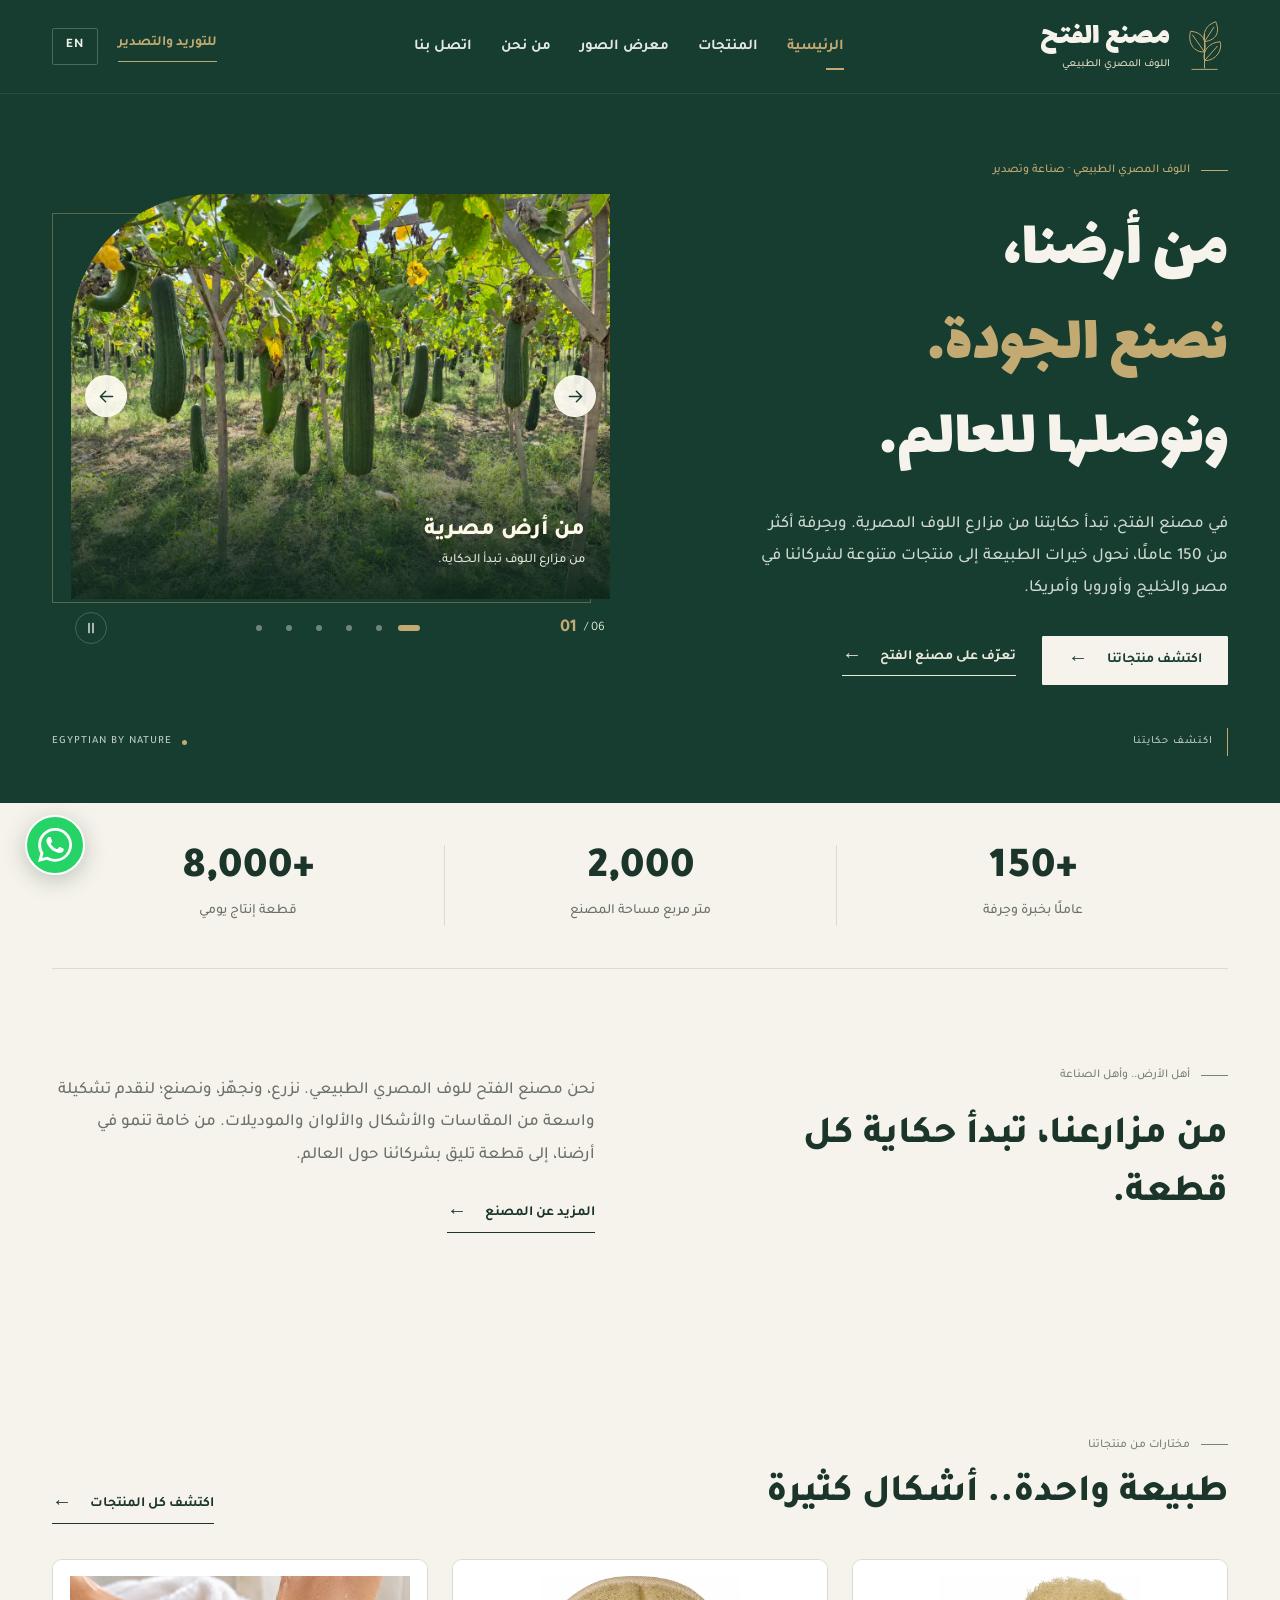
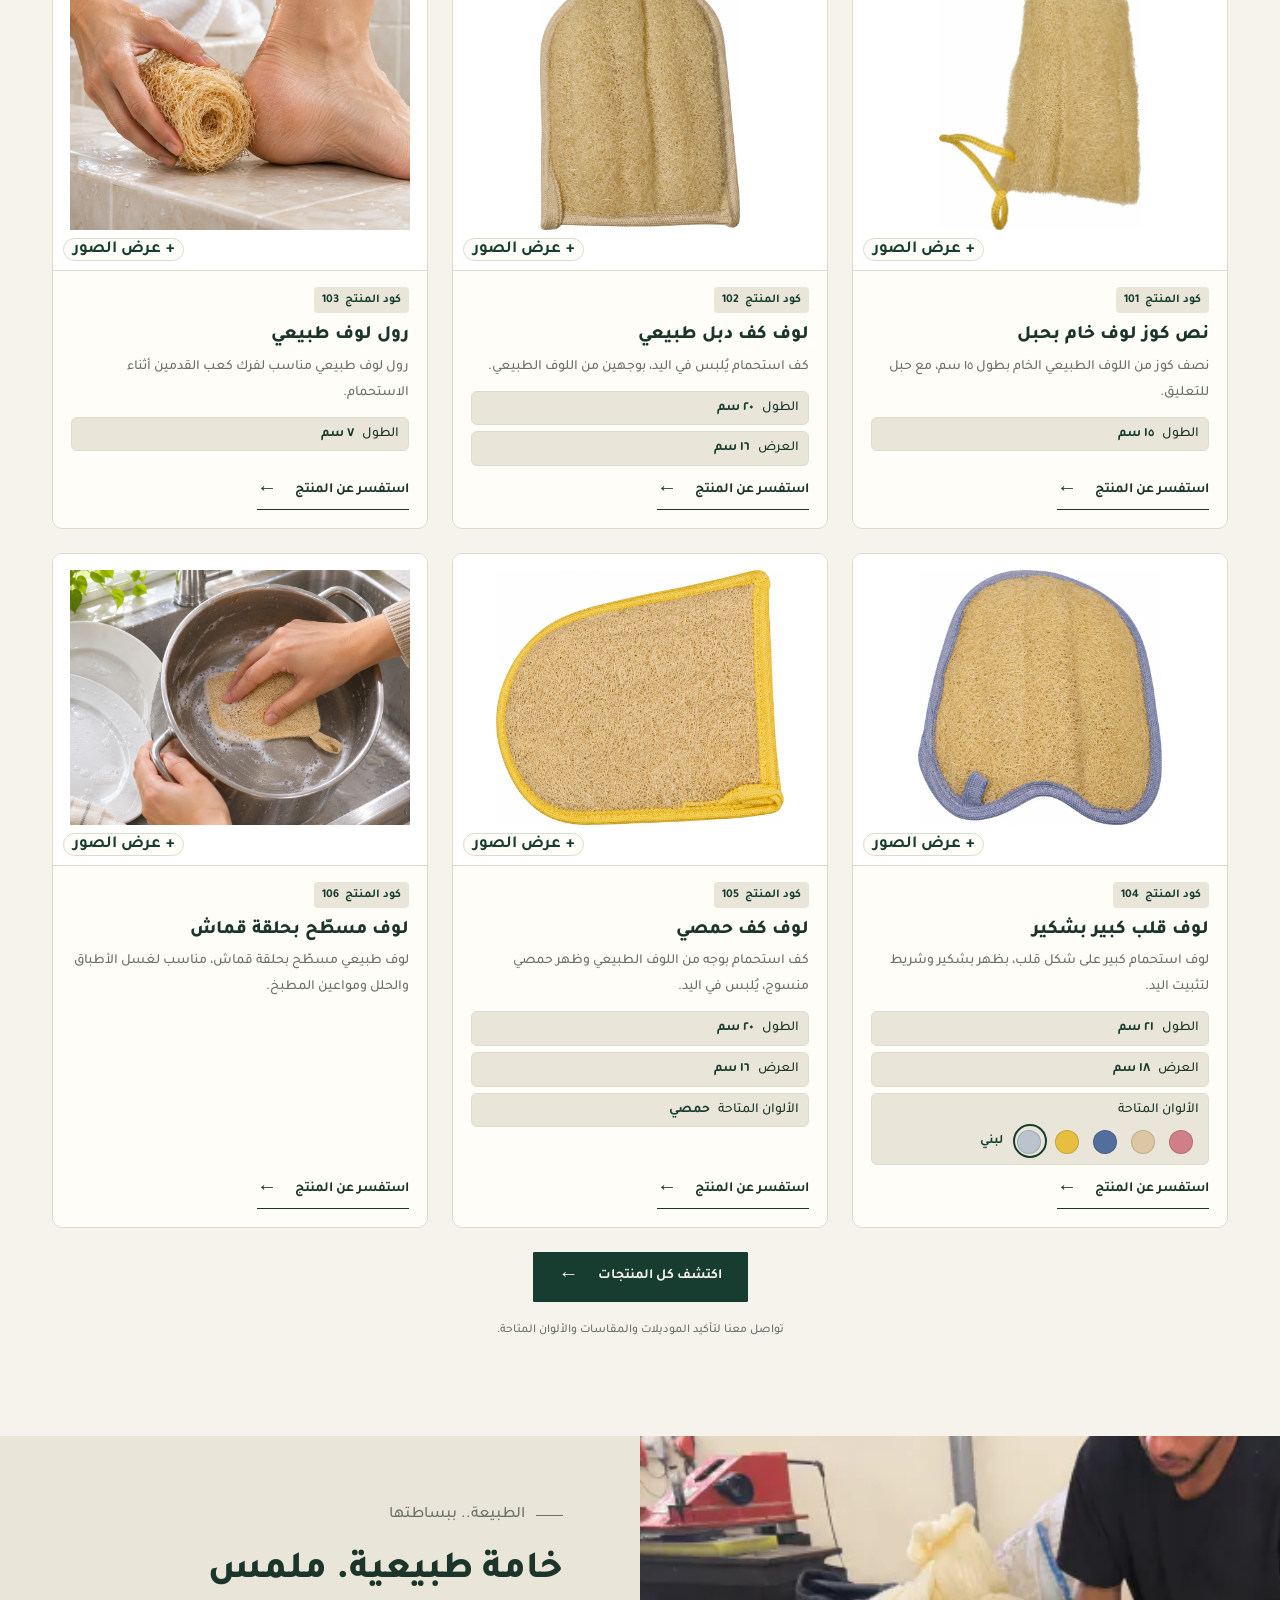
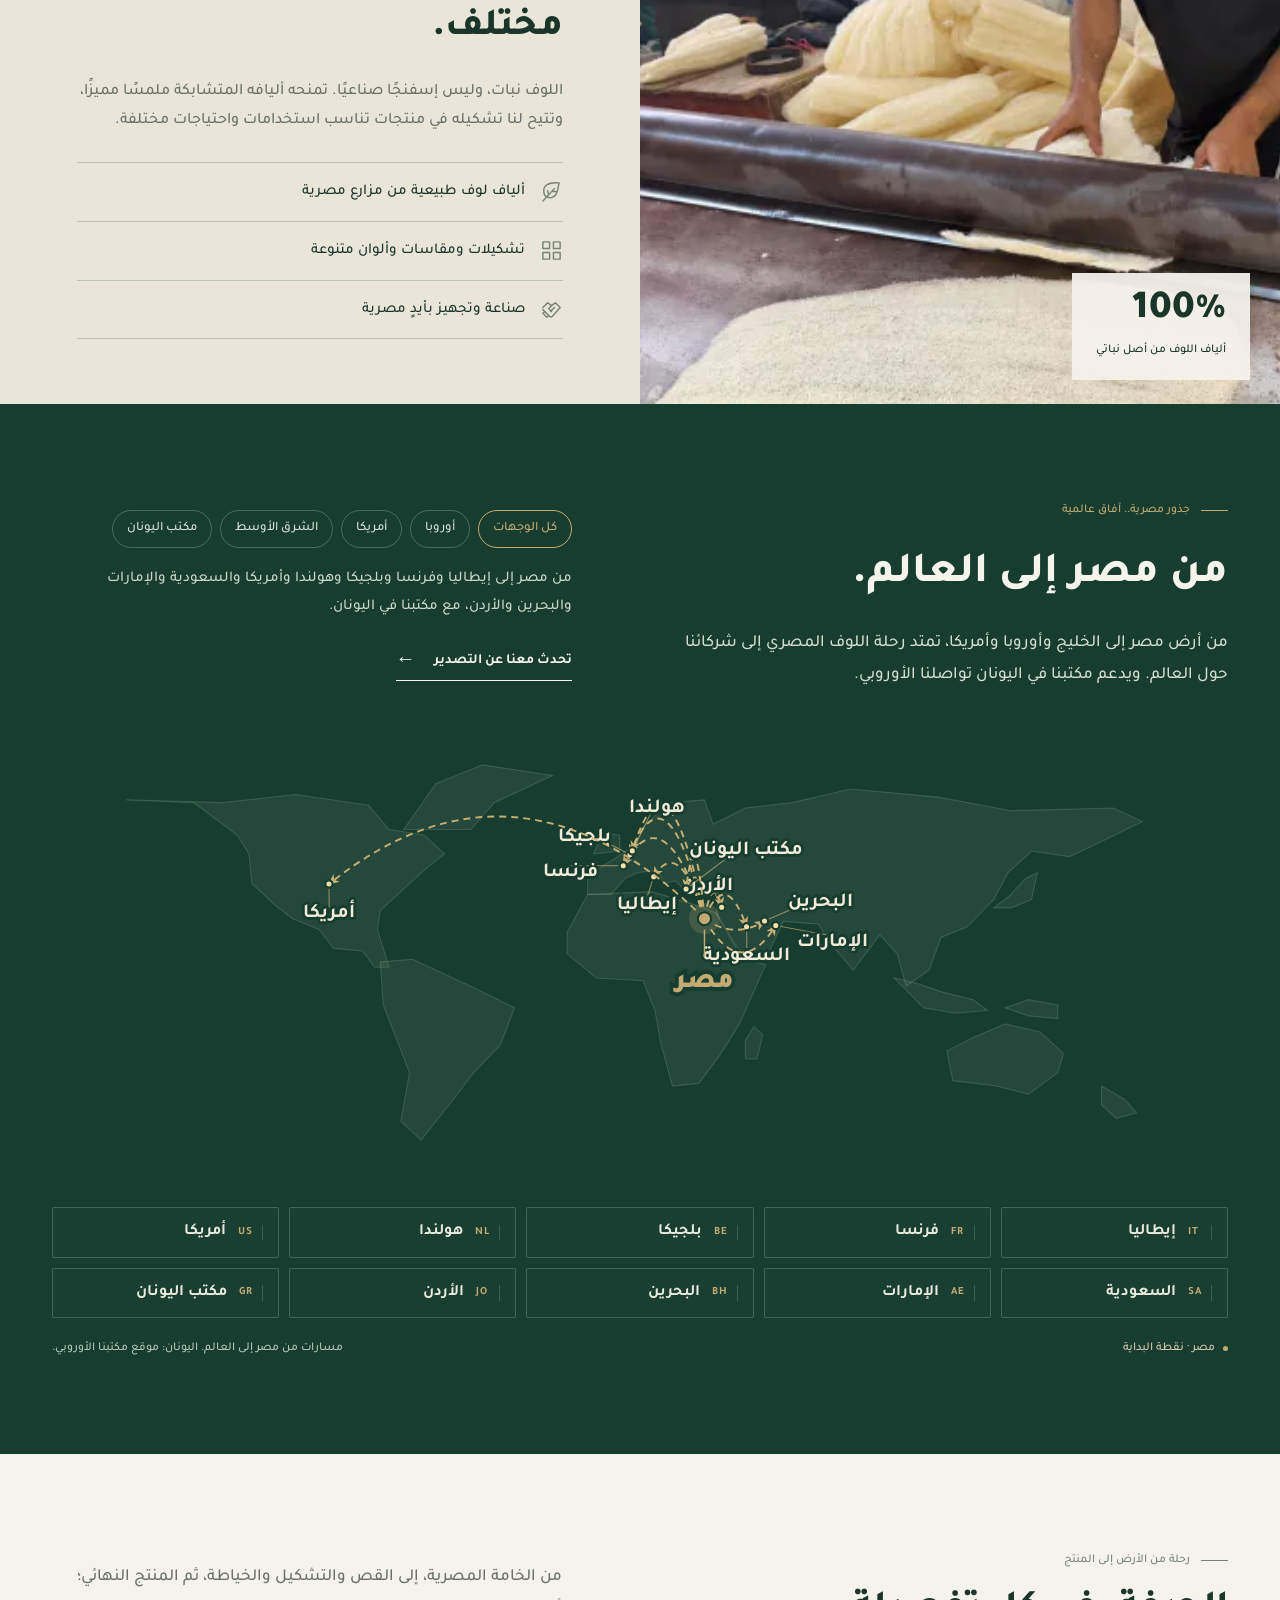
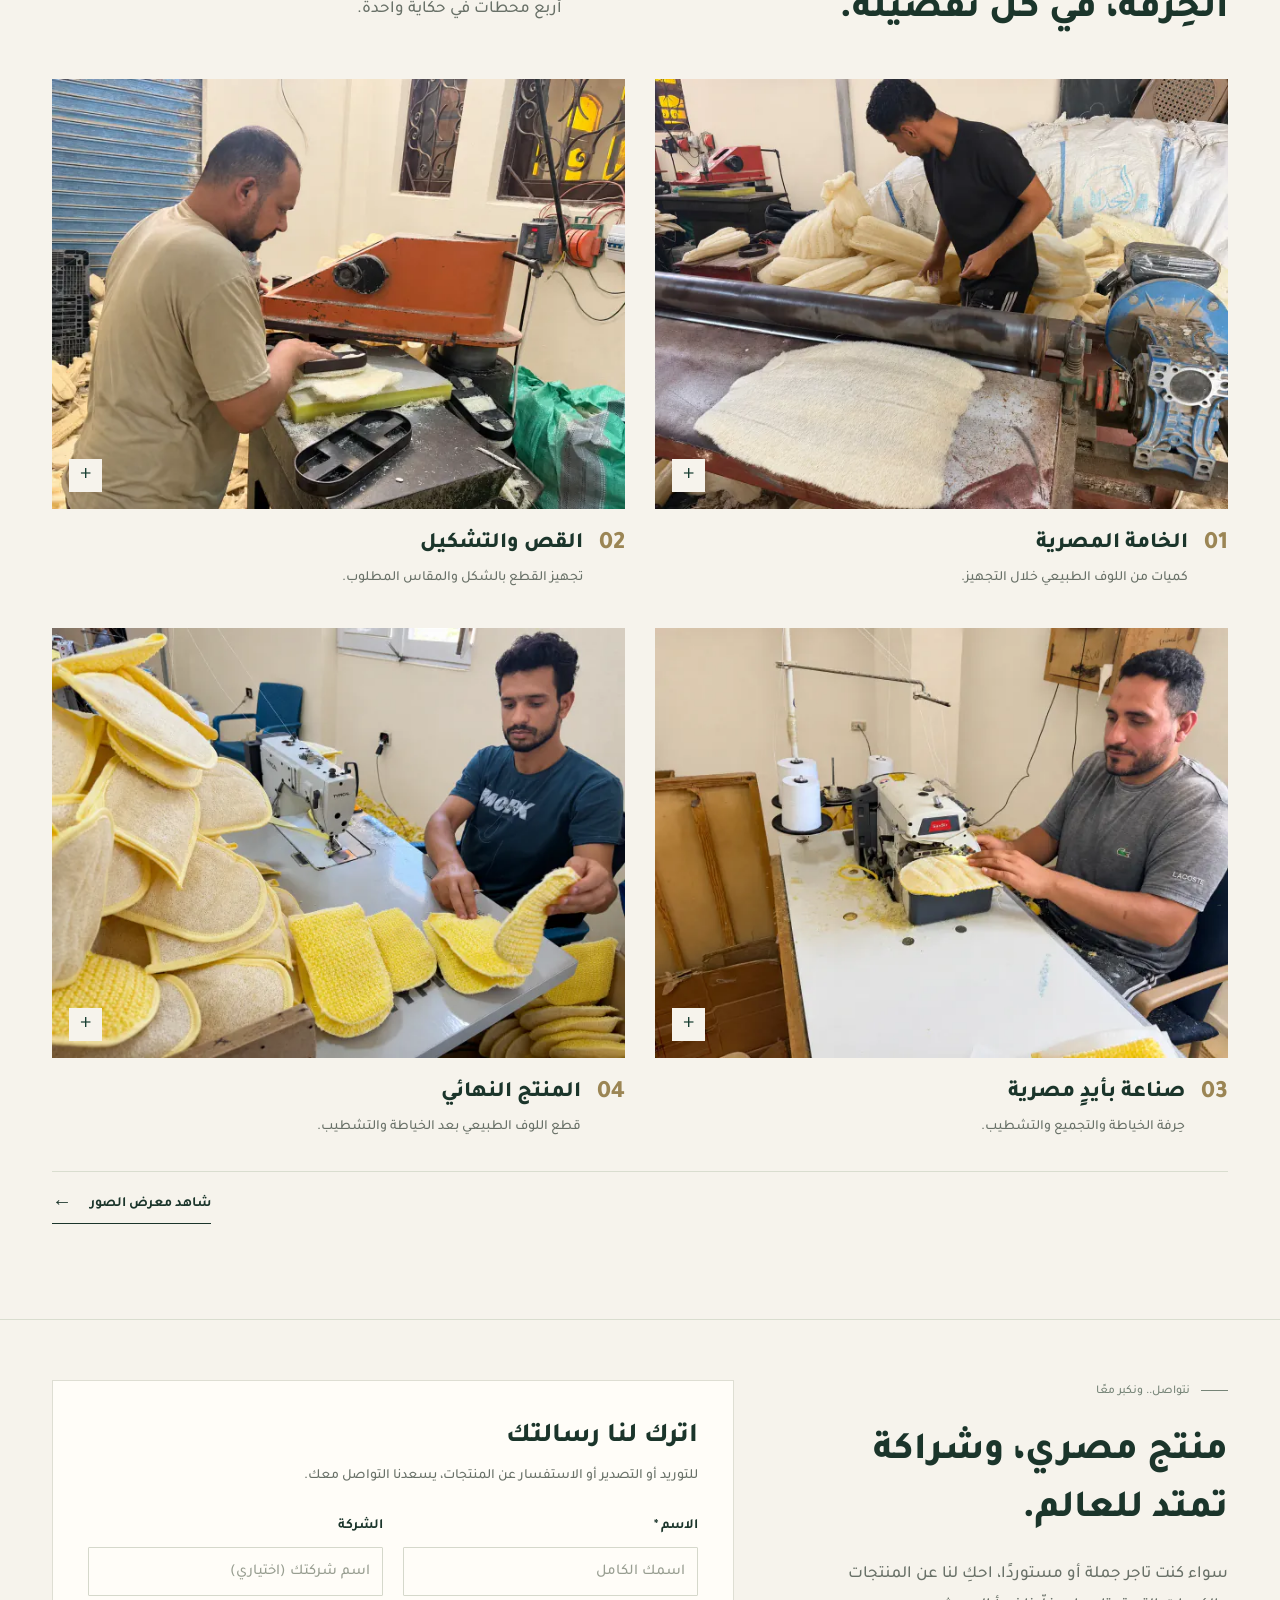
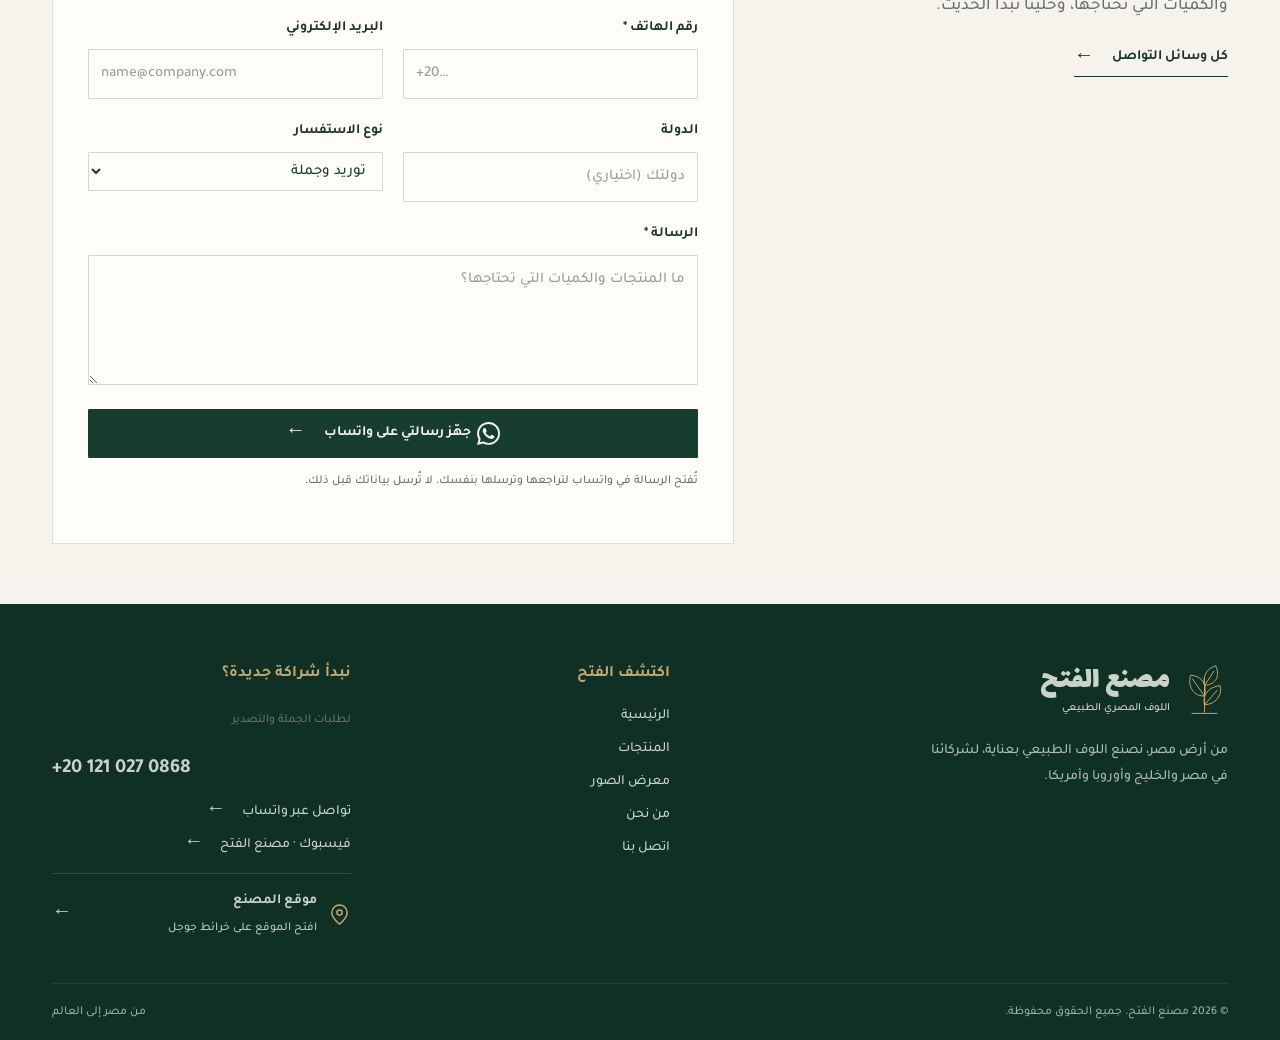
<file: ar/index.html>
<!doctype html>
<html lang="ar" dir="rtl"><head><meta charset="utf-8"><meta name="viewport" content="width=device-width,initial-scale=1">
<title>الرئيسية | مصنع الفتح</title><meta name="description" content="مصنع الفتح لإنتاج وتصنيع اللوف المصري الطبيعي. مزارع مصرية وأكثر من 150 عاملًا وإنتاج يتجاوز 8000 قطعة يوميًا للجملة والتصدير."><link rel="canonical" href="https://aboelazmrh.github.io/al-fath-loofah/ar/"><link rel="alternate" hreflang="en" href="https://aboelazmrh.github.io/al-fath-loofah/"><link rel="alternate" hreflang="ar" href="https://aboelazmrh.github.io/al-fath-loofah/ar/"><link rel="alternate" hreflang="x-default" href="https://aboelazmrh.github.io/al-fath-loofah/">
<meta name="theme-color" content="#163d30"><meta property="og:type" content="website"><meta property="og:site_name" content="Al Fath Factory"><meta property="og:title" content="الرئيسية | مصنع الفتح"><meta property="og:description" content="مصنع الفتح لإنتاج وتصنيع اللوف المصري الطبيعي. مزارع مصرية وأكثر من 150 عاملًا وإنتاج يتجاوز 8000 قطعة يوميًا للجملة والتصدير."><meta property="og:url" content="https://aboelazmrh.github.io/al-fath-loofah/ar/"><meta property="og:locale" content="ar_EG"><meta property="og:locale:alternate" content="en_US"><meta property="og:image" content="https://aboelazmrh.github.io/al-fath-loofah/assets/share-cover.jpg"><meta property="og:image:width" content="1200"><meta property="og:image:height" content="630"><meta property="og:image:alt" content="مصنع الفتح للوف المصري الطبيعي"><meta name="twitter:card" content="summary_large_image"><meta name="twitter:title" content="الرئيسية | مصنع الفتح"><meta name="twitter:description" content="مصنع الفتح لإنتاج وتصنيع اللوف المصري الطبيعي. مزارع مصرية وأكثر من 150 عاملًا وإنتاج يتجاوز 8000 قطعة يوميًا للجملة والتصدير."><meta name="twitter:image" content="https://aboelazmrh.github.io/al-fath-loofah/assets/share-cover.jpg">
<link rel="icon" type="image/svg+xml" href="../assets/favicon.svg"><link rel="preload" href="../assets/tajawal-regular.woff" as="font" type="font/woff" crossorigin><link rel="preload" href="../assets/lalezar-regular.woff" as="font" type="font/woff" crossorigin><link rel="stylesheet" href="../assets/style.css?v=18-featured"><script src="../assets/app.js?v=17-mobile" defer></script></head>
<body data-page="index" data-assets-base="../assets/"><a class="skip" href="#main"><span>انتقل للمحتوى</span></a><header class="site-header"><div class="wrap header-row"><a class="brand" href="index.html" aria-label="مصنع الفتح — الرئيسية">
    <svg class="brand-mark" viewbox="0 0 48 60" aria-hidden="true" fill="none" stroke="currentColor" stroke-width="1.1"><path d="M24 56V16M24 37C8 37 5 22 8 13c14 1 19 11 16 24Zm0-12c-2-10 1-19 13-23 5 12 1 21-13 23Zm0 22c14 0 21-13 18-22-13 1-21 11-18 22Z"/><path d="M10 17 24 37M35 8 24 25m15 5L24 47"/><path d="M9 57h30"/></svg>
    <span><strong class="brand-name">مصنع الفتح</strong><span class="brand-sub">اللوف المصري الطبيعي</span></span></a>
    <nav class="main-nav" id="main-nav" aria-label="القائمة الرئيسية"><a href="index.html" aria-current="page"><span>الرئيسية</span></a><a href="products.html"><span>المنتجات</span></a><a href="gallery.html"><span>معرض الصور</span></a><a href="about.html"><span>من نحن</span></a><a href="contact.html"><span>اتصل بنا</span></a></nav>
    <div class="header-actions"><a class="header-contact" href="contact.html"><span>للتوريد والتصدير</span></a><a class="language" href="../" lang="en" hreflang="en" aria-label="Switch to English">EN</a>
    <button class="menu-toggle" type="button" aria-expanded="false" aria-controls="main-nav" aria-label="فتح القائمة"><svg class="icon" viewbox="0 0 24 24" aria-hidden="true"><path d="M3 6h18M3 12h18M3 18h18"/></svg></button></div></div></header><main id="main"><section class="hero"><div class="wrap"><div class="hero-grid"><div class="hero-copy reveal"><p class="eyebrow">اللوف المصري الطبيعي · صناعة وتصدير</p>
    <h1><span>من أرضنا،</span><br><span class="gold">نصنع الجودة.</span><br><span>ونوصلها للعالم.</span></h1>
    <p>في مصنع الفتح، تبدأ حكايتنا من مزارع اللوف المصرية. وبحِرفة أكثر من 150 عاملًا، نحول خيرات الطبيعة إلى منتجات متنوعة لشركائنا في مصر والخليج وأوروبا وأمريكا.</p>
    <div class="button-row"><a class="button light" href="products.html"><span>اكتشف منتجاتنا</span><span class="arrow" aria-hidden="true">←</span></a><a class="text-link" href="about.html"><span>تعرّف على مصنع الفتح</span><span class="arrow" aria-hidden="true">←</span></a></div></div>
    <div class="hero-photo hero-carousel reveal" role="region" aria-roledescription="carousel" aria-label="رحلة اللوف من الزراعة إلى المنتج" data-interval="5000" data-active-slide="0" data-playing="true"><div class="carousel-stage"><div class="carousel-slide is-active" data-index="0" role="group" aria-roledescription="slide" aria-hidden="false" aria-label="1 من 6: من أرض مصرية"><img src="../assets/journey-farm-thumb.webp?v=2f62a108b720" alt="من أرض مصرية" width="1448" height="1086" fetchpriority="high" srcset="../assets/journey-farm-thumb.webp?v=2f62a108b720 640w, ../assets/journey-farm-display.webp?v=2f62a108b720 1280w" sizes="(max-width:800px) calc(100vw - 40px), 600px" decoding="async"><div class="carousel-caption"><strong>من أرض مصرية</strong><span>من مزارع اللوف تبدأ الحكاية.</span></div></div><div class="carousel-slide" data-index="1" role="group" aria-roledescription="slide" aria-hidden="true" aria-label="2 من 6: تجهيز اللوف الطبيعي"><img data-src="../assets/factory-13-thumb.webp" alt="تجهيز اللوف الطبيعي" width="1448" height="1086" loading="lazy" fetchpriority="low" data-srcset="../assets/factory-13-thumb.webp 640w, ../assets/factory-13-display.webp 1280w" sizes="(max-width:800px) calc(100vw - 40px), 600px" decoding="async"><div class="carousel-caption"><strong>تجهيز اللوف الطبيعي</strong><span>الخامة الطبيعية.. قبل القص والتشكيل.</span></div></div><div class="carousel-slide" data-index="2" role="group" aria-roledescription="slide" aria-hidden="true" aria-label="3 من 6: القص والتشكيل"><img data-src="../assets/factory-16-thumb.webp" alt="القص والتشكيل" width="1448" height="1086" loading="lazy" fetchpriority="low" data-srcset="../assets/factory-16-thumb.webp 640w, ../assets/factory-16-display.webp 1280w" sizes="(max-width:800px) calc(100vw - 40px), 600px" decoding="async"><div class="carousel-caption"><strong>القص والتشكيل</strong><span>نجهّز كل قطعة بالشكل والمقاس المطلوب.</span></div></div><div class="carousel-slide" data-index="3" role="group" aria-roledescription="slide" aria-hidden="true" aria-label="4 من 6: الخياطة والتشطيب"><img data-src="../assets/factory-07-thumb.webp" alt="الخياطة والتشطيب" width="1448" height="1086" loading="lazy" fetchpriority="low" data-srcset="../assets/factory-07-thumb.webp 640w, ../assets/factory-07-display.webp 1280w" sizes="(max-width:800px) calc(100vw - 40px), 600px" decoding="async"><div class="carousel-caption"><strong>الخياطة والتشطيب</strong><span>حِرفة مصرية في تجميع وتشطيب المنتج.</span></div></div><div class="carousel-slide" data-index="4" role="group" aria-roledescription="slide" aria-hidden="true" aria-label="5 من 6: من داخل قسم النسيج"><img data-src="../assets/factory-19-thumb.webp" alt="من داخل قسم النسيج" width="1448" height="1086" loading="lazy" fetchpriority="low" data-srcset="../assets/factory-19-thumb.webp 640w, ../assets/factory-19-display.webp 1280w" sizes="(max-width:800px) calc(100vw - 40px), 600px" decoding="async"><div class="carousel-caption"><strong>من داخل قسم النسيج</strong><span>ماكينات وخامات في رحلة التصنيع.</span></div></div><div class="carousel-slide" data-index="5" role="group" aria-roledescription="slide" aria-hidden="true" aria-label="6 من 6: منتجاتنا بكميات كبيرة"><img data-src="../assets/factory-04-thumb.webp" alt="منتجاتنا بكميات كبيرة" width="1448" height="1086" loading="lazy" fetchpriority="low" data-srcset="../assets/factory-04-thumb.webp 640w, ../assets/factory-04-display.webp 1280w" sizes="(max-width:800px) calc(100vw - 40px), 600px" decoding="async"><div class="carousel-caption"><strong>منتجاتنا بكميات كبيرة</strong><span>لوف طبيعي.. خياطة وتشطيب وتجهيز للكميات.</span></div></div><button type="button" class="carousel-arrow carousel-prev" data-carousel-prev aria-label="الصورة السابقة"><svg class="icon" viewbox="0 0 24 24" aria-hidden="true"><path d="M19 12H5m6-6-6 6 6 6"/></svg></button><button type="button" class="carousel-arrow carousel-next" data-carousel-next aria-label="الصورة التالية"><svg class="icon" viewbox="0 0 24 24" aria-hidden="true"><path d="M19 12H5m6-6-6 6 6 6"/></svg></button></div><div class="carousel-toolbar"><span class="carousel-counter" aria-hidden="true"><b data-carousel-current>01</b><span>/ 06</span></span><div class="carousel-dots" role="group" aria-label="اختر صورة"><button class="carousel-dot" type="button" data-carousel-slide="0" aria-label="اعرض من أرض مصرية" aria-pressed="true"><span aria-hidden="true"></span></button><button class="carousel-dot" type="button" data-carousel-slide="1" aria-label="اعرض تجهيز اللوف الطبيعي" aria-pressed="false"><span aria-hidden="true"></span></button><button class="carousel-dot" type="button" data-carousel-slide="2" aria-label="اعرض القص والتشكيل" aria-pressed="false"><span aria-hidden="true"></span></button><button class="carousel-dot" type="button" data-carousel-slide="3" aria-label="اعرض الخياطة والتشطيب" aria-pressed="false"><span aria-hidden="true"></span></button><button class="carousel-dot" type="button" data-carousel-slide="4" aria-label="اعرض من داخل قسم النسيج" aria-pressed="false"><span aria-hidden="true"></span></button><button class="carousel-dot" type="button" data-carousel-slide="5" aria-label="اعرض منتجاتنا بكميات كبيرة" aria-pressed="false"><span aria-hidden="true"></span></button></div><button class="carousel-toggle" data-carousel-toggle type="button" aria-label="إيقاف الحركة التلقائية" aria-pressed="true"><svg class="icon" data-carousel-pause viewbox="0 0 24 24" aria-hidden="true"><path d="M9 5v14M15 5v14"/></svg><svg class="icon" data-carousel-play viewbox="0 0 24 24" aria-hidden="true" hidden><path d="m8 5 11 7-11 7Z"/></svg></button></div><span class="carousel-announcement sr-only" role="status" aria-live="polite"></span></div></div>
    <div class="hero-bottom"><a class="scroll-link" href="#our-story"><i></i><span>اكتشف حكايتنا</span></a><span class="origin">EGYPTIAN BY NATURE</span></div></div></section>
    <div class="wrap stats"><div class="stat"><strong>150+</strong> <span>عاملًا بخبرة وحِرفة</span></div><div class="stat"><strong>2,000</strong> <span>متر مربع مساحة المصنع</span></div><div class="stat"><strong>8,000+</strong> <span>قطعة إنتاج يومي</span></div></div>
    <section class="section" id="our-story"><div class="wrap intro-grid"><div><p class="eyebrow">أهل الأرض.. وأهل الصناعة</p><h2>من مزارعنا، تبدأ حكاية كل قطعة.</h2></div><div><p class="lead">نحن مصنع الفتح للوف المصري الطبيعي. نزرع، ونجهّز، ونصنع؛ لنقدم تشكيلة واسعة من المقاسات والأشكال والألوان والموديلات. من خامة تنمو في أرضنا، إلى قطعة تليق بشركائنا حول العالم.</p><a class="text-link" href="about.html"><span>المزيد عن المصنع</span><span class="arrow" aria-hidden="true">←</span></a></div></div></section>
    <section class="section"><div class="wrap">
      <div class="section-head"><div>
        <p class="eyebrow">مختارات من منتجاتنا</p>
        <h2>طبيعة واحدة.. أشكال كثيرة</h2>
      </div><a class="text-link" href="products.html"><span>اكتشف كل المنتجات</span><span class="arrow" aria-hidden="true">←</span></a></div>
      <div class="product-grid"><article class="product catalog-product reveal" data-category="natural">
      <button class="product-image catalog-photo" type="button" data-product="101" aria-haspopup="dialog" aria-label="عرض صور نص كوز لوف خام بحبل، كود 101">
        <img src="../assets/products/101-1.webp?v=3" alt="نص كوز لوف خام بحبل" loading="lazy" decoding="async">
        <span class="product-photo-action" aria-hidden="true"><span>+</span><span>عرض الصور</span></span>
      </button>
      <div class="product-details">
        <div class="product-code"><span>كود المنتج</span> <bdi>101</bdi></div>
        <h3>نص كوز لوف خام بحبل</h3>
        <p>نصف كوز من اللوف الطبيعي الخام بطول ١٥ سم، مع حبل للتعليق.</p><dl class="product-specs"><div><dt>الطول</dt><dd><bdi dir="ltr">١٥</bdi> <span>سم</span></dd></div></dl>
        <a class="text-link" data-product-enquiry href="contact.html?product=101&amp;catalog=2"><span>استفسر عن المنتج</span><span class="arrow" aria-hidden="true">←</span></a>
      </div>
    </article><article class="product catalog-product reveal" data-category="mitts">
      <button class="product-image catalog-photo" type="button" data-product="102" aria-haspopup="dialog" aria-label="عرض صور لوف كف دبل طبيعي، كود 102">
        <img src="../assets/products/102-1.webp" alt="لوف كف دبل طبيعي" loading="lazy" decoding="async">
        <span class="product-photo-action" aria-hidden="true"><span>+</span><span>عرض الصور</span></span>
      </button>
      <div class="product-details">
        <div class="product-code"><span>كود المنتج</span> <bdi>102</bdi></div>
        <h3>لوف كف دبل طبيعي</h3>
        <p>كف استحمام يُلبس في اليد، بوجهين من اللوف الطبيعي.</p><dl class="product-specs"><div><dt>الطول</dt><dd><bdi dir="ltr">٢٠</bdi> <span>سم</span></dd></div><div><dt>العرض</dt><dd><bdi dir="ltr">١٦</bdi> <span>سم</span></dd></div></dl>
        <a class="text-link" data-product-enquiry href="contact.html?product=102&amp;catalog=2"><span>استفسر عن المنتج</span><span class="arrow" aria-hidden="true">←</span></a>
      </div>
    </article><article class="product catalog-product reveal" data-category="natural">
      <button class="product-image catalog-photo" type="button" data-product="103" aria-haspopup="dialog" aria-label="عرض صور رول لوف طبيعي، كود 103">
        <img src="../assets/products/103-4.webp" alt="رول لوف طبيعي" loading="lazy" decoding="async">
        <span class="product-photo-action" aria-hidden="true"><span>+</span><span>عرض الصور</span></span>
      </button>
      <div class="product-details">
        <div class="product-code"><span>كود المنتج</span> <bdi>103</bdi></div>
        <h3>رول لوف طبيعي</h3>
        <p>رول لوف طبيعي مناسب لفرك كعب القدمين أثناء الاستحمام.</p><dl class="product-specs"><div><dt>الطول</dt><dd><bdi dir="ltr">٧</bdi> <span>سم</span></dd></div></dl>
        <a class="text-link" data-product-enquiry href="contact.html?product=103&amp;catalog=2"><span>استفسر عن المنتج</span><span class="arrow" aria-hidden="true">←</span></a>
      </div>
    </article><article class="product catalog-product reveal" data-category="pads">
      <button class="product-image catalog-photo" type="button" data-product="104" aria-haspopup="dialog" aria-label="عرض صور لوف قلب كبير بشكير، كود 104">
        <img src="../assets/products/104-1.webp" alt="لوف قلب كبير بشكير" loading="lazy" decoding="async">
        <span class="product-photo-action" aria-hidden="true"><span>+</span><span>عرض الصور</span></span>
      </button>
      <div class="product-details">
        <div class="product-code"><span>كود المنتج</span> <bdi>104</bdi></div>
        <h3>لوف قلب كبير بشكير</h3>
        <p>لوف استحمام كبير على شكل قلب، بظهر بشكير وشريط لتثبيت اليد.</p><dl class="product-specs"><div><dt>الطول</dt><dd><bdi dir="ltr">٢١</bdi> <span>سم</span></dd></div><div><dt>العرض</dt><dd><bdi dir="ltr">١٨</bdi> <span>سم</span></dd></div><div class="product-colors"><dt>الألوان المتاحة</dt><dd><span class="product-swatches" role="group" aria-label="ألوان المنتج"><button class="product-swatch" type="button" data-product-color="rose" style="--swatch-color:#cf7f87" title="روز" aria-label="روز" aria-pressed="false"></button><button class="product-swatch" type="button" data-product-color="beige" style="--swatch-color:#ddc6a4" title="بيج" aria-label="بيج" aria-pressed="false"></button><button class="product-swatch" type="button" data-product-color="blue" style="--swatch-color:#526e9d" title="أزرق" aria-label="أزرق" aria-pressed="false"></button><button class="product-swatch" type="button" data-product-color="yellow" style="--swatch-color:#e7be40" title="أصفر" aria-label="أصفر" aria-pressed="false"></button><button class="product-swatch" type="button" data-product-color="light-blue" style="--swatch-color:#bac4cf" title="لبني" aria-label="لبني" aria-pressed="true"></button></span><span class="product-color-name" data-color-name aria-live="polite">لبني</span></dd></div></dl>
        <a class="text-link" data-product-enquiry href="contact.html?product=104&amp;catalog=2&amp;color=light-blue"><span>استفسر عن المنتج</span><span class="arrow" aria-hidden="true">←</span></a>
      </div>
    </article><article class="product catalog-product reveal" data-category="mitts">
      <button class="product-image catalog-photo" type="button" data-product="105" aria-haspopup="dialog" aria-label="عرض صور لوف كف حمصي، كود 105">
        <img src="../assets/products/105-1.webp?v=2" alt="لوف كف حمصي" loading="lazy" decoding="async">
        <span class="product-photo-action" aria-hidden="true"><span>+</span><span>عرض الصور</span></span>
      </button>
      <div class="product-details">
        <div class="product-code"><span>كود المنتج</span> <bdi>105</bdi></div>
        <h3>لوف كف حمصي</h3>
        <p>كف استحمام بوجه من اللوف الطبيعي وظهر حمصي منسوج، يُلبس في اليد.</p><dl class="product-specs"><div><dt>الطول</dt><dd><bdi dir="ltr">٢٠</bdi> <span>سم</span></dd></div><div><dt>العرض</dt><dd><bdi dir="ltr">١٦</bdi> <span>سم</span></dd></div><div><dt>الألوان المتاحة</dt><dd>حمصي</dd></div></dl>
        <a class="text-link" data-product-enquiry href="contact.html?product=105&amp;catalog=2"><span>استفسر عن المنتج</span><span class="arrow" aria-hidden="true">←</span></a>
      </div>
    </article><article class="product catalog-product reveal" data-category="kitchen">
      <button class="product-image catalog-photo" type="button" data-product="106" aria-haspopup="dialog" aria-label="عرض صور لوف مسطّح بحلقة قماش، كود 106">
        <img src="../assets/products/106-3.webp" alt="لوف مسطّح بحلقة قماش" loading="lazy" decoding="async">
        <span class="product-photo-action" aria-hidden="true"><span>+</span><span>عرض الصور</span></span>
      </button>
      <div class="product-details">
        <div class="product-code"><span>كود المنتج</span> <bdi>106</bdi></div>
        <h3>لوف مسطّح بحلقة قماش</h3>
        <p>لوف طبيعي مسطّح بحلقة قماش، مناسب لغسل الأطباق والحلل ومواعين المطبخ.</p>
        <a class="text-link" data-product-enquiry href="contact.html?product=106&amp;catalog=2"><span>استفسر عن المنتج</span><span class="arrow" aria-hidden="true">←</span></a>
      </div>
    </article></div>
      <div class="featured-actions">
        <a class="button" href="products.html"><span>اكتشف كل المنتجات</span><span class="arrow" aria-hidden="true">←</span></a>
        <p class="small-note">تواصل معنا لتأكيد الموديلات والمقاسات والألوان المتاحة.</p>
      </div>
    </div></section>
    <section class="natural"><div class="natural-visual"><img src="../assets/factory-09-thumb.webp" width="1448" height="1086" loading="lazy" alt="تجهيز ألياف اللوف الطبيعي" srcset="../assets/factory-09-thumb.webp 640w, ../assets/factory-09-display.webp 1280w" sizes="(max-width:800px) calc(100vw - 40px), 600px" decoding="async"><div class="natural-number"><strong>100%</strong><small>ألياف اللوف من أصل نباتي</small></div></div><div class="natural-copy"><p class="eyebrow">الطبيعة.. ببساطتها</p><h2>خامة طبيعية. ملمس مختلف.</h2><p>اللوف نبات، وليس إسفنجًا صناعيًا. تمنحه أليافه المتشابكة ملمسًا مميزًا، وتتيح لنا تشكيله في منتجات تناسب استخدامات واحتياجات مختلفة.</p><ul class="feature-list"><li><svg class="icon" viewbox="0 0 24 24" aria-hidden="true"><path d="M20 3C8 2 3 6 4 13c1 7 11 8 14-1 1-3 1-6 2-9Z"/><path d="M3 22 15 9M9 16l-1-5m5 1h4"/></svg><span>ألياف لوف طبيعية من مزارع مصرية</span></li><li><svg class="icon" viewbox="0 0 24 24" aria-hidden="true"><rect x="3" y="3" width="7" height="7"/><rect x="14" y="3" width="7" height="7"/><rect x="3" y="14" width="7" height="7"/><rect x="14" y="14" width="7" height="7"/></svg><span>تشكيلات ومقاسات وألوان متنوعة</span></li><li><svg class="icon" viewbox="0 0 24 24" aria-hidden="true"><path d="m3 10 5-5 4 3 4-3 5 5-8 9a2 2 0 0 1-3 0L3 12m2 2-2 2 4 4 2-2m6-8-4 4m1-6-3 3 3 3"/></svg><span>صناعة وتجهيز بأيدٍ مصرية</span></li></ul></div></section>
    <section class="section dark export-section" id="export"><div class="wrap"><div class="export-intro"><div><p class="eyebrow">جذور مصرية.. آفاق عالمية</p><h2>من مصر إلى العالم.</h2><p class="lead">من أرض مصر إلى الخليج وأوروبا وأمريكا، تمتد رحلة اللوف المصري إلى شركائنا حول العالم. ويدعم مكتبنا في اليونان تواصلنا الأوروبي.</p></div><div class="export-controls"><div class="export-list" role="group" aria-label="مناطق التصدير">
    <button class="region-button" type="button" data-select-region="all" aria-pressed="true"><span>كل الوجهات</span></button><button class="region-button" type="button" data-select-region="europe" aria-pressed="false"><span>أوروبا</span></button><button class="region-button" type="button" data-select-region="america" aria-pressed="false"><span>أمريكا</span></button><button class="region-button" type="button" data-select-region="middleeast" aria-pressed="false"><span>الشرق الأوسط</span></button><button class="region-button" type="button" data-select-region="greece" aria-pressed="false"><span>مكتب اليونان</span></button></div><p class="region-description" aria-live="polite"><span id="region-description">اختر دولة لتتبع رحلتها من مصر.</span></p><a class="text-link" href="contact.html?subject=export"><span>تحدث معنا عن التصدير</span><span class="arrow" aria-hidden="true">←</span></a></div></div>
    <div class="map-wrap"><svg class="world-map" viewbox="0 0 1040 440" role="img" aria-label="أسهم من مصر إلى إيطاليا وفرنسا وبلجيكا وهولندا وأمريكا والسعودية والإمارات والبحرين والأردن ومكتب اليونان"><title>From Egypt to the world</title><defs><marker id="export-arrow" viewbox="0 0 10 10" refx="8" refy="5" markerwidth="6.5" markerheight="6.5" orient="auto-start-reverse"><path d="M0 1 9 5 0 9 2.5 5Z" fill="#d4b878"/></marker></defs><polygon class="land" points="53.8,74.3 114.8,76.8 154.5,106.2 165.1,123.3 167.8,150.2 188.9,169.9 204.8,182.1 228.7,191.9 241.9,209.1 268.4,211.5 279.1,226.2 292.3,226.2 281.7,191.9 284.3,174.8 297.6,162.5 324.1,138.0 342.6,123.3 324.1,106.2 292.3,101.2 273.8,79.2 207.5,69.4 141.2,76.8"/><polygon class="land" points="305.6,101.2 366.5,101.2 387.7,76.8 440.7,52.2 377.1,42.5 334.7,59.6"/><polygon class="land" points="284.3,221.3 313.5,218.9 340.0,231.1 366.5,243.4 406.2,263.0 393.0,297.2 369.1,321.8 350.6,346.2 321.4,383.0 302.9,365.9 310.8,321.8 287.0,260.5"/><polygon class="land" points="472.5,160.1 453.9,194.4 453.9,214.0 480.4,236.0 522.8,238.5 533.5,265.4 538.8,294.8 549.4,334.0 573.2,331.6 591.8,307.1 610.3,277.6 634.1,223.8 612.9,218.9 589.1,177.2 578.5,172.3 530.8,157.6"/><polygon class="land" points="472.5,160.1 472.5,142.9 496.3,128.2 517.5,113.5 520.2,101.2 546.7,76.8 578.5,74.3 586.4,96.3 615.6,81.7 658.0,76.8 711.0,64.5 790.5,71.8 856.8,84.1 949.5,81.7 976.0,93.9 936.2,113.5 909.8,125.8 875.3,120.9 854.1,140.4 840.9,164.9 817.0,189.5 793.1,199.2 782.5,228.7 761.4,243.4 753.4,214.0 737.5,196.8 713.6,228.7 692.4,204.2 681.9,187.0 650.0,184.6 634.1,218.9 610.3,211.5 589.1,177.2 591.8,160.1 573.2,147.8 559.9,155.2 552.0,147.8 541.4,150.2 536.1,138.0 517.5,140.4 506.9,145.4 493.7,160.1"/><polygon class="land" points="477.8,123.3 485.8,103.7 501.6,106.2 501.6,120.9"/><polygon class="land" points="840.9,172.3 854.1,162.5 870.0,145.4 880.6,140.4 875.3,164.9 856.8,172.3"/><polygon class="land" points="623.5,280.1 631.5,287.5 626.2,309.5 615.6,309.5 615.6,292.4"/><polygon class="land" points="798.4,302.2 803.8,329.1 843.5,334.0 872.6,341.4 899.1,321.8 904.4,304.6 883.2,285.0 851.4,277.6 822.3,289.9"/><polygon class="land" points="750.8,236.0 777.2,263.0 806.4,267.9 835.5,265.4 822.3,255.6 793.1,248.3 771.9,240.9"/><polygon class="land" points="872.6,255.6 899.1,260.5 899.1,272.8 872.6,270.3 851.4,263.0"/><polygon class="land" points="938.9,334.0 960.1,346.2 970.7,358.5 952.1,363.4 938.9,351.2"/><path class="route active" data-country="italy" data-region="europe" d="M578.5,182.1 Q555.4,106.1 532.4,144.1" marker-end="url(#export-arrow)"/><g class="map-country active" data-country="italy" data-region="europe"><path class="country-leader" d="M532.4,144.1 L526,164"/><circle class="destination-pin" cx="532.4" cy="144.1" r="3.3"/><text x="526" y="173" text-anchor="middle" class="map-label country-label">إيطاليا</text></g><path class="route active" data-country="france" data-region="europe" d="M578.5,182.1 Q541.7,66.1 504.8,134.1" marker-end="url(#export-arrow)"/><g class="map-country active" data-country="france" data-region="europe"><path class="country-leader" d="M504.8,134.1 L457,134"/><circle class="destination-pin" cx="504.8" cy="134.1" r="3.3"/><text x="457" y="143" text-anchor="middle" class="map-label country-label">فرنسا</text></g><path class="route active" data-country="belgium" data-region="europe" d="M578.5,182.1 Q544.7,36.8 510.9,123.8" marker-end="url(#export-arrow)"/><g class="map-country active" data-country="belgium" data-region="europe"><path class="country-leader" d="M510.9,123.8 L470,103"/><circle class="destination-pin" cx="510.9" cy="123.8" r="3.3"/><text x="470" y="112" text-anchor="middle" class="map-label country-label">بلجيكا</text></g><path class="route active" data-country="netherlands" data-region="europe" d="M578.5,182.1 Q545.8,14.6 513.0,120.6" marker-end="url(#export-arrow)"/><g class="map-country active" data-country="netherlands" data-region="europe"><path class="country-leader" d="M513.0,120.6 L535,76"/><circle class="destination-pin" cx="513.0" cy="120.6" r="3.3"/><text x="535" y="85" text-anchor="middle" class="map-label country-label">هولندا</text></g><path class="route active" data-country="usa" data-region="america" d="M578.5,182.1 Q408.1,14.0 237.7,150.7" marker-end="url(#export-arrow)"/><g class="map-country active" data-country="usa" data-region="america"><path class="country-leader" d="M237.7,150.7 L238,172"/><circle class="destination-pin" cx="237.7" cy="150.7" r="3.3"/><text x="238" y="181" text-anchor="middle" class="map-label country-label">أمريكا</text></g><path class="route active" data-country="saudi" data-region="middleeast" d="M578.5,182.1 Q597.6,135.1 616.7,189.5" marker-end="url(#export-arrow)"/><g class="map-country active" data-country="saudi" data-region="middleeast"><path class="country-leader" d="M616.7,189.5 L617,211"/><circle class="destination-pin" cx="616.7" cy="189.5" r="3.3"/><text x="617" y="220" text-anchor="middle" class="map-label country-label">السعودية</text></g><path class="route active" data-country="uae" data-region="middleeast" d="M578.5,182.1 Q610.8,240.1 643.2,188.3" marker-end="url(#export-arrow)"/><g class="map-country active" data-country="uae" data-region="middleeast"><path class="country-leader" d="M643.2,188.3 L695,198"/><circle class="destination-pin" cx="643.2" cy="188.3" r="3.3"/><text x="695" y="207" text-anchor="middle" class="map-label country-label">الإمارات</text></g><path class="route active" data-country="bahrain" data-region="middleeast" d="M578.5,182.1 Q605.7,201.1 633.0,184.3" marker-end="url(#export-arrow)"/><g class="map-country active" data-country="bahrain" data-region="middleeast"><path class="country-leader" d="M633.0,184.3 L684,162"/><circle class="destination-pin" cx="633.0" cy="184.3" r="3.3"/><text x="684" y="171" text-anchor="middle" class="map-label country-label">البحرين</text></g><path class="route active" data-country="jordan" data-region="middleeast" d="M578.5,182.1 Q586.3,139.8 594.1,171.8" marker-end="url(#export-arrow)"/><g class="map-country active" data-country="jordan" data-region="middleeast"><path class="country-leader" d="M594.1,171.8 L582,147"/><circle class="destination-pin" cx="594.1" cy="171.8" r="3.3"/><text x="582" y="156" text-anchor="middle" class="map-label country-label">الأردن</text></g><path class="route active" data-country="greece" data-region="greece" d="M578.5,182.1 Q570.2,86.2 561.8,155.2" marker-end="url(#export-arrow)"/><g class="map-country active" data-country="greece" data-region="greece"><path class="country-leader" d="M561.8,155.2 L616,114"/><circle class="destination-pin" cx="561.8" cy="155.2" r="3.3"/><text x="616" y="123" text-anchor="middle" class="map-label country-label">مكتب اليونان</text></g><circle class="pin-halo" cx="578.5" cy="182.10000000000002" r="10"/><circle class="pin" cx="578.5" cy="182.10000000000002" r="6"/><path class="origin-leader" d="M578.5,192.10000000000002V217.10000000000002"/><text x="578.5" y="244.10000000000002" text-anchor="middle" class="map-label origin-label">مصر</text></svg></div><div class="destination-list" role="group" aria-label="اختر الدولة"><button class="destination-button" type="button" data-select-country="italy" aria-pressed="false"><span class="country-code">IT</span><span class="country-name">إيطاليا</span></button><button class="destination-button" type="button" data-select-country="france" aria-pressed="false"><span class="country-code">FR</span><span class="country-name">فرنسا</span></button><button class="destination-button" type="button" data-select-country="belgium" aria-pressed="false"><span class="country-code">BE</span><span class="country-name">بلجيكا</span></button><button class="destination-button" type="button" data-select-country="netherlands" aria-pressed="false"><span class="country-code">NL</span><span class="country-name">هولندا</span></button><button class="destination-button" type="button" data-select-country="usa" aria-pressed="false"><span class="country-code">US</span><span class="country-name">أمريكا</span></button><button class="destination-button" type="button" data-select-country="saudi" aria-pressed="false"><span class="country-code">SA</span><span class="country-name">السعودية</span></button><button class="destination-button" type="button" data-select-country="uae" aria-pressed="false"><span class="country-code">AE</span><span class="country-name">الإمارات</span></button><button class="destination-button" type="button" data-select-country="bahrain" aria-pressed="false"><span class="country-code">BH</span><span class="country-name">البحرين</span></button><button class="destination-button" type="button" data-select-country="jordan" aria-pressed="false"><span class="country-code">JO</span><span class="country-name">الأردن</span></button><button class="destination-button" type="button" data-select-country="greece" aria-pressed="false"><span class="country-code">GR</span><span class="country-name">مكتب اليونان</span></button></div><div class="export-map-footer"><p class="map-caption">مصر · نقطة البداية</p><p class="map-note">مسارات من مصر إلى العالم. اليونان: موقع مكتبنا الأوروبي.</p></div></div></section>
    <section class="section journey-section" id="craft"><div class="wrap"><div class="section-head"><div><p class="eyebrow">رحلة من الأرض إلى المنتج</p><h2>الحِرفة، في كل تفصيلة.</h2></div><p class="lead">من الخامة المصرية، إلى القص والتشكيل والخياطة، ثم المنتج النهائي؛ أربع محطات في حكاية واحدة.</p></div><div class="journey-grid"><figure class="journey-frame"><button class="journey-photo" type="button" data-gallery-src="../assets/factory-14.webp" data-title-ar="الخامة المصرية" data-title-en="Egyptian natural fibre" data-description-ar="كميات من اللوف الطبيعي خلال التجهيز." data-description-en="Natural loofah in quantity during preparation." aria-label="الخامة المصرية — تكبير الصورة"><img src="../assets/factory-14-thumb.webp" width="1448" height="1086" loading="lazy" alt="الخامة المصرية" srcset="../assets/factory-14-thumb.webp 640w, ../assets/factory-14-display.webp 1280w" sizes="(max-width:800px) calc(100vw - 40px), 600px" decoding="async"><span class="journey-zoom" aria-hidden="true">+</span></button><figcaption><span class="journey-order">01</span><div><h3>الخامة المصرية</h3><p>كميات من اللوف الطبيعي خلال التجهيز.</p></div></figcaption></figure><figure class="journey-frame"><button class="journey-photo" type="button" data-gallery-src="../assets/factory-16.webp" data-title-ar="القص والتشكيل" data-title-en="Cutting and shaping" data-description-ar="تجهيز القطع بالشكل والمقاس المطلوب." data-description-en="Preparing each piece to its chosen shape and size." aria-label="القص والتشكيل — تكبير الصورة"><img src="../assets/factory-16-thumb.webp" width="1448" height="1086" loading="lazy" alt="القص والتشكيل" srcset="../assets/factory-16-thumb.webp 640w, ../assets/factory-16-display.webp 1280w" sizes="(max-width:800px) calc(100vw - 40px), 600px" decoding="async"><span class="journey-zoom" aria-hidden="true">+</span></button><figcaption><span class="journey-order">02</span><div><h3>القص والتشكيل</h3><p>تجهيز القطع بالشكل والمقاس المطلوب.</p></div></figcaption></figure><figure class="journey-frame"><button class="journey-photo" type="button" data-gallery-src="../assets/factory-08.webp" data-title-ar="صناعة بأيدٍ مصرية" data-title-en="Crafted by Egyptian hands" data-description-ar="حِرفة الخياطة والتجميع والتشطيب." data-description-en="Skilled sewing, assembly and finishing." aria-label="صناعة بأيدٍ مصرية — تكبير الصورة"><img src="../assets/factory-08-thumb.webp" width="1448" height="1086" loading="lazy" alt="صناعة بأيدٍ مصرية" srcset="../assets/factory-08-thumb.webp 640w, ../assets/factory-08-display.webp 1280w" sizes="(max-width:800px) calc(100vw - 40px), 600px" decoding="async"><span class="journey-zoom" aria-hidden="true">+</span></button><figcaption><span class="journey-order">03</span><div><h3>صناعة بأيدٍ مصرية</h3><p>حِرفة الخياطة والتجميع والتشطيب.</p></div></figcaption></figure><figure class="journey-frame"><button class="journey-photo" type="button" data-gallery-src="../assets/factory-06.webp" data-title-ar="المنتج النهائي" data-title-en="The finished collection" data-description-ar="قطع اللوف الطبيعي بعد الخياطة والتشطيب." data-description-en="Natural loofah pieces after sewing and finishing." aria-label="المنتج النهائي — تكبير الصورة"><img src="../assets/factory-06-thumb.webp" width="1448" height="1086" loading="lazy" alt="المنتج النهائي" srcset="../assets/factory-06-thumb.webp 640w, ../assets/factory-06-display.webp 1280w" sizes="(max-width:800px) calc(100vw - 40px), 600px" decoding="async"><span class="journey-zoom" aria-hidden="true">+</span></button><figcaption><span class="journey-order">04</span><div><h3>المنتج النهائي</h3><p>قطع اللوف الطبيعي بعد الخياطة والتشطيب.</p></div></figcaption></figure></div><div class="journey-footer"><a class="text-link" href="gallery.html"><span>شاهد معرض الصور</span><span class="arrow" aria-hidden="true">←</span></a></div></div></section>
    <section class="section small" style="border-top:1px solid var(--line)"><div class="wrap contact-grid"><div><p class="eyebrow">نتواصل.. ونكبر معًا</p><h2>منتج مصري، وشراكة تمتد للعالم.</h2><p class="lead">سواء كنت تاجر جملة أو مستوردًا، احكِ لنا عن المنتجات والكميات التي تحتاجها، وخلّينا نبدأ الحديث.</p><a class="text-link" href="contact.html"><span>كل وسائل التواصل</span><span class="arrow" aria-hidden="true">←</span></a></div><form class="contact-form" id="home-form"><h3><span>اترك لنا رسالتك</span></h3><p class="form-explanation">للتوريد أو التصدير أو الاستفسار عن المنتجات، يسعدنا التواصل معك.</p>
    <div class="form-grid">
    <div class="field"><label for="home-name"><span>الاسم *</span></label><input id="home-name" name="name" required maxlength="100" autocomplete="name" placeholder="اسمك الكامل"></div>
    <div class="field"><label for="home-company"><span>الشركة</span></label><input id="home-company" name="company" maxlength="150" autocomplete="organization" placeholder="اسم شركتك (اختياري)"></div>
    <div class="field"><label for="home-phone"><span>رقم الهاتف *</span></label><input id="home-phone" name="phone" type="tel" required minlength="7" maxlength="30" autocomplete="tel" placeholder="+20…" dir="ltr"></div>
    <div class="field"><label for="home-email"><span>البريد الإلكتروني</span></label><input id="home-email" name="email" type="email" maxlength="150" autocomplete="email" placeholder="name@company.com" dir="ltr"></div>
    <div class="field"><label for="home-country"><span>الدولة</span></label><input id="home-country" name="country" maxlength="100" autocomplete="country-name" placeholder="دولتك (اختياري)"></div>
    <div class="field"><label for="home-subject"><span>نوع الاستفسار</span></label><select id="home-subject" name="subject"><option value="wholesale">توريد وجملة</option><option value="export">تصدير</option><option value="product">استفسار عن منتج</option><option value="other">استفسار آخر</option></select></div>
    <div class="field full"><label for="home-message"><span>الرسالة *</span></label><textarea id="home-message" name="message" required maxlength="2000" placeholder="ما المنتجات والكميات التي تحتاجها؟"></textarea></div></div>
    <button class="button" type="submit"><svg class="icon whatsapp-icon" viewbox="0 0 24 24" aria-hidden="true"><path fill="currentColor" stroke="none" d="M20.52 3.48A11.91 11.91 0 0 0 12.05 0C5.47 0 .11 5.35.11 11.93c0 2.1.55 4.16 1.6 5.97L.01 24l6.26-1.64a11.9 11.9 0 0 0 5.78 1.47h.01C18.64 23.83 24 18.48 24 11.9c0-3.19-1.24-6.18-3.48-8.42Zm-8.47 18.34a9.87 9.87 0 0 1-5.04-1.38l-.36-.21-3.72.98.99-3.63-.24-.37a9.86 9.86 0 0 1-1.51-5.28c0-5.47 4.45-9.92 9.93-9.92a9.85 9.85 0 0 1 7.02 2.91 9.85 9.85 0 0 1 2.9 7.02c0 5.47-4.45 9.92-9.92 9.92Zm5.44-7.43c-.3-.15-1.77-.87-2.04-.97-.28-.1-.48-.15-.68.15-.2.3-.77.97-.95 1.17-.17.2-.35.22-.65.07-.3-.15-1.26-.47-2.4-1.48-.89-.79-1.49-1.77-1.66-2.07-.18-.3-.02-.46.13-.61.14-.14.3-.35.45-.52.15-.18.2-.3.3-.5.1-.2.05-.38-.03-.53-.07-.15-.67-1.62-.92-2.22-.24-.58-.49-.5-.67-.51h-.57c-.2 0-.53.07-.8.37-.28.3-1.05 1.02-1.05 2.49s1.07 2.89 1.22 3.09c.15.2 2.11 3.22 5.12 4.52.72.31 1.28.49 1.72.63.72.23 1.37.2 1.88.12.58-.09 1.77-.73 2.02-1.44.25-.72.25-1.33.18-1.45-.08-.13-.28-.2-.58-.35Z"/></svg><span>جهّز رسالتي على واتساب</span><span class="arrow" aria-hidden="true">←</span></button>
    <p class="form-hint">تُفتح الرسالة في واتساب لتراجعها وترسلها بنفسك. لا تُرسل بياناتك قبل ذلك.</p>
    <div class="form-status" role="status" aria-live="polite"></div><div class="success-actions" hidden><a class="button outline prepared-link" target="_blank" rel="noopener noreferrer"><span>افتح الرسالة في واتساب</span><span class="arrow" aria-hidden="true">←</span></a></div></form></div></section></main><footer class="site-footer"><div class="wrap"><div class="footer-grid"><div><a class="brand" href="index.html" aria-label="مصنع الفتح — الرئيسية">
    <svg class="brand-mark" viewbox="0 0 48 60" aria-hidden="true" fill="none" stroke="currentColor" stroke-width="1.1"><path d="M24 56V16M24 37C8 37 5 22 8 13c14 1 19 11 16 24Zm0-12c-2-10 1-19 13-23 5 12 1 21-13 23Zm0 22c14 0 21-13 18-22-13 1-21 11-18 22Z"/><path d="M10 17 24 37M35 8 24 25m15 5L24 47"/><path d="M9 57h30"/></svg>
    <span><strong class="brand-name">مصنع الفتح</strong><span class="brand-sub">اللوف المصري الطبيعي</span></span></a><p>من أرض مصر، نصنع اللوف الطبيعي بعناية، لشركائنا في مصر والخليج وأوروبا وأمريكا.</p></div>
    <div><h3 class="footer-title">اكتشف الفتح</h3><div class="footer-links"><a href="index.html"><span>الرئيسية</span></a><a href="products.html"><span>المنتجات</span></a><a href="gallery.html"><span>معرض الصور</span></a><a href="about.html"><span>من نحن</span></a><a href="contact.html"><span>اتصل بنا</span></a></div></div>
    <div><h3 class="footer-title">نبدأ شراكة جديدة؟</h3><span class="small-note">لطلبات الجملة والتصدير</span><a class="footer-contact" href="tel:+201210270868">+20 121 027 0868</a><div class="footer-links"><a href="https://wa.me/201210270868" target="_blank" rel="noopener noreferrer"><span>تواصل عبر واتساب</span> <span class="arrow" aria-hidden="true">←</span></a><a href="https://www.facebook.com/Silk.loofah" target="_blank" rel="noopener noreferrer"><span>فيسبوك · مصنع الفتح</span> <span class="arrow" aria-hidden="true">←</span></a><a class="factory-location" href="https://maps.app.goo.gl/ctCwqHVp3RDMitoF6" target="_blank" rel="noopener noreferrer"><svg class="icon" viewbox="0 0 24 24" aria-hidden="true"><path d="M20 10c0 6-8 12-8 12S4 16 4 10a8 8 0 1 1 16 0Z"/><circle cx="12" cy="10" r="2.7"/></svg><span><strong>موقع المصنع</strong><small>افتح الموقع على خرائط جوجل</small></span><span class="arrow" aria-hidden="true">←</span></a></div></div></div>
    <div class="footer-bottom"><span>© 2026 مصنع الفتح. جميع الحقوق محفوظة.</span><span dir="auto">من مصر إلى العالم</span></div></div></footer>
    <a class="floating-whatsapp" href="https://wa.me/201210270868" target="_blank" rel="noopener noreferrer" aria-label="تواصل مع مصنع الفتح على واتساب"><svg class="icon whatsapp-icon" viewbox="0 0 24 24" aria-hidden="true"><path fill="currentColor" stroke="none" d="M20.52 3.48A11.91 11.91 0 0 0 12.05 0C5.47 0 .11 5.35.11 11.93c0 2.1.55 4.16 1.6 5.97L.01 24l6.26-1.64a11.9 11.9 0 0 0 5.78 1.47h.01C18.64 23.83 24 18.48 24 11.9c0-3.19-1.24-6.18-3.48-8.42Zm-8.47 18.34a9.87 9.87 0 0 1-5.04-1.38l-.36-.21-3.72.98.99-3.63-.24-.37a9.86 9.86 0 0 1-1.51-5.28c0-5.47 4.45-9.92 9.93-9.92a9.85 9.85 0 0 1 7.02 2.91 9.85 9.85 0 0 1 2.9 7.02c0 5.47-4.45 9.92-9.92 9.92Zm5.44-7.43c-.3-.15-1.77-.87-2.04-.97-.28-.1-.48-.15-.68.15-.2.3-.77.97-.95 1.17-.17.2-.35.22-.65.07-.3-.15-1.26-.47-2.4-1.48-.89-.79-1.49-1.77-1.66-2.07-.18-.3-.02-.46.13-.61.14-.14.3-.35.45-.52.15-.18.2-.3.3-.5.1-.2.05-.38-.03-.53-.07-.15-.67-1.62-.92-2.22-.24-.58-.49-.5-.67-.51h-.57c-.2 0-.53.07-.8.37-.28.3-1.05 1.02-1.05 2.49s1.07 2.89 1.22 3.09c.15.2 2.11 3.22 5.12 4.52.72.31 1.28.49 1.72.63.72.23 1.37.2 1.88.12.58-.09 1.77-.73 2.02-1.44.25-.72.25-1.33.18-1.45-.08-.13-.28-.2-.58-.35Z"/></svg></a><dialog class="modal" aria-labelledby="modal-title">
      <button class="modal-close" type="button" aria-label="إغلاق" autofocus>×</button>
      <div class="modal-body">
        <div class="modal-media">
          <img class="modal-image" alt="" decoding="async">
          <button class="gallery-modal-arrow gallery-modal-prev" data-gallery-prev type="button" aria-label="الصورة السابقة" hidden><svg class="icon" viewbox="0 0 24 24" aria-hidden="true"><path d="M19 12H5m6-6-6 6 6 6"/></svg></button>
          <button class="gallery-modal-arrow gallery-modal-next" data-gallery-next type="button" aria-label="الصورة التالية" hidden><svg class="icon" viewbox="0 0 24 24" aria-hidden="true"><path d="M19 12H5m6-6-6 6 6 6"/></svg></button>
          <span class="gallery-modal-counter" data-gallery-counter aria-live="polite" hidden></span>
        </div>
        <div class="modal-copy">
          <p class="eyebrow modal-kicker"></p>
          <h2 id="modal-title"></h2>
          <p class="modal-description"></p>
          <div class="modal-specs" hidden></div>
          <div class="modal-thumbnails" role="group" aria-label="صور المنتج" hidden></div>
          <a class="button modal-enquiry" href="contact.html"><span>استفسر عن هذا المنتج</span><span class="arrow" aria-hidden="true">←</span></a>
        </div>
      </div>
    </dialog><script type="application/json" id="product-data">[{"id": "101", "cat": "natural", "ar": "نص كوز لوف خام بحبل", "en": "Half raw loofah with hanging cord", "desc_ar": "نصف كوز من اللوف الطبيعي الخام بطول ١٥ سم، مع حبل للتعليق.", "desc_en": "Half a raw natural loofah, 15 cm long, with a hanging cord.", "photos": [{"image": "products/101-1.webp?v=3", "ar": "نص كوز لوف خام بحبل تعليق", "en": "Half raw loofah with hanging cord"}, {"image": "products/101-2.webp?v=3", "ar": "المقطع الليفي من زاوية مائلة", "en": "Angled view of the fibrous cut end"}, {"image": "products/101-3.webp?v=3", "ar": "الوجه الآخر للوف الطبيعي", "en": "Opposite side of the natural loofah"}], "previous_codes": ["110"], "length_cm": 15}, {"id": "102", "cat": "mitts", "ar": "لوف كف دبل طبيعي", "en": "Double-sided natural loofah mitt", "desc_ar": "كف استحمام يُلبس في اليد، بوجهين من اللوف الطبيعي.", "desc_en": "A bath mitt with natural loofah on both sides.", "photos": [{"image": "products/102-1.webp", "ar": "الوجه الأمامي من اللوف الطبيعي", "en": "Front natural loofah face"}, {"image": "products/102-back.webp", "ar": "الوجه الخلفي من اللوف الطبيعي", "en": "Reverse natural loofah face"}], "length_cm": 20, "width_cm": 16}, {"id": "103", "cat": "natural", "ar": "رول لوف طبيعي", "en": "Natural loofah roll", "desc_ar": "رول لوف طبيعي مناسب لفرك كعب القدمين أثناء الاستحمام.", "desc_en": "A natural loofah roll suitable for scrubbing the heels while bathing.", "photos": [{"image": "products/103-4.webp", "ar": "استخدام رول اللوف الطبيعي على كعب القدم", "en": "Using the natural loofah roll on a heel"}, {"image": "products/103-1.webp", "ar": "الرول في وضع رأسي", "en": "Upright view of the roll"}, {"image": "products/103-2.webp", "ar": "المقطع الدائري للألياف", "en": "Circular fibre cross-section"}, {"image": "products/103-3.webp", "ar": "الرول من الجانب", "en": "Side view of the roll"}], "length_cm": 7}, {"id": "104", "cat": "pads", "ar": "لوف قلب كبير بشكير", "en": "Large heart-shaped terry-backed loofah", "desc_ar": "لوف استحمام كبير على شكل قلب، بظهر بشكير وشريط لتثبيت اليد.", "desc_en": "A large heart-shaped bath loofah with a terry cloth back and a hand strap.", "photos": [{"image": "products/104-1.webp", "ar": "وجه اللوف بالحافة اللبني", "en": "Loofah face with light blue edging"}, {"image": "products/104-2.webp", "ar": "ظهر البشكير اللبني وشريط اليد", "en": "Light blue terry back and hand strap"}], "size_cm": [18, 21], "default_color": "light-blue", "colors": [{"id": "rose", "ar": "روز", "en": "Rose", "hex": "#cf7f87", "image": "products/104-rose.webp", "preview": true}, {"id": "beige", "ar": "بيج", "en": "Beige", "hex": "#ddc6a4", "image": "products/104-beige.webp", "preview": true}, {"id": "blue", "ar": "أزرق", "en": "Blue", "hex": "#526e9d", "image": "products/104-blue.webp", "preview": true}, {"id": "yellow", "ar": "أصفر", "en": "Yellow", "hex": "#e7be40", "image": "products/104-yellow.webp", "preview": true}, {"id": "light-blue", "ar": "لبني", "en": "Light blue", "hex": "#bac4cf", "image": "products/104-2.webp", "preview": false}]}, {"id": "105", "cat": "mitts", "ar": "لوف كف حمصي", "en": "Homsi loofah mitt", "desc_ar": "كف استحمام بوجه من اللوف الطبيعي وظهر حمصي منسوج، يُلبس في اليد.", "desc_en": "A bath mitt with a natural loofah face and a woven Homsi back.", "photos": [{"image": "products/105-1.webp?v=2", "ar": "وجه اللوف لكف الاستحمام الحمصي", "en": "Natural loofah face of the Homsi mitt"}, {"image": "products/105-2.webp?v=2", "ar": "الظهر الحمصي المنسوج", "en": "Woven Homsi back"}], "length_cm": 20, "width_cm": 16, "colors": [{"ar": "حمصي", "en": "Homsi"}], "previous_codes": ["114"]}, {"id": "106", "cat": "kitchen", "ar": "لوف مسطّح بحلقة قماش", "en": "Flat loofah pads with fabric loops", "desc_ar": "لوف طبيعي مسطّح بحلقة قماش، مناسب لغسل الأطباق والحلل ومواعين المطبخ.", "desc_en": "Flat natural loofah pads with fabric loops, suitable for washing dishes, pots and other kitchenware.", "photos": [{"image": "products/106-3.webp", "ar": "غسل حلة باللوف المسطّح بجانب الأطباق", "en": "Washing a pot with the flat loofah pad beside the dishes"}, {"image": "products/106-1.webp", "ar": "سطح اللوف وحلقات التعليق", "en": "Loofah surfaces and hanging loops"}, {"image": "products/106-2.webp", "ar": "القطع من الجانب", "en": "Side view of the pads"}]}, {"id": "107", "cat": "mitts", "ar": "لوف كف بشكير", "en": "Terry-backed loofah mitt", "desc_ar": "كف استحمام بوجه من اللوف الطبيعي وظهر بشكير، مع فتحة لإدخال اليد.", "desc_en": "A bath mitt with a natural loofah face, a terry cloth back and an opening for the hand.", "photos": [{"image": "products/107-rose.webp", "ar": "لوف كف بشكير باللون الروز", "en": "Terry-backed loofah mitt in rose"}], "length_cm": 20, "width_cm": 16, "default_color": "rose", "colors": [{"id": "rose", "ar": "روز", "en": "Rose", "hex": "#cf7f87", "image": "products/107-rose.webp", "preview": true}, {"id": "brown", "ar": "بني", "en": "Brown", "hex": "#a48660", "image": "products/107-brown.webp", "preview": true}, {"id": "yellow", "ar": "أصفر", "en": "Yellow", "hex": "#e7be40", "image": "products/107-yellow.webp", "preview": true}]}, {"id": "108", "cat": "pads", "ar": "لوف بيضاوي بشكير", "en": "Oval terry-backed bath loofah", "desc_ar": "لوف استحمام بيضاوي مناسب للأطفال، بوجه من اللوف الطبيعي وظهر بشكير وشريط لتثبيت اليد.", "desc_en": "An oval bath loofah for children, with a natural loofah face, a terry cloth back and a hand strap.", "photos": [{"image": "products/108-1.webp", "ar": "وجه اللوف بالحافة الوردية", "en": "Loofah face with pink edging"}, {"image": "products/108-2.webp", "ar": "الظهر الوردي وشريط اليد", "en": "Pink fabric back and hand strap"}], "length_cm": 17, "width_cm": 13, "default_color": "rose", "colors": [{"id": "rose", "ar": "روز", "en": "Rose", "hex": "#cf7f87", "image": "products/108-2.webp", "preview": false}, {"id": "beige", "ar": "بيج", "en": "Beige", "hex": "#ddc6a4", "image": "products/108-beige.webp", "preview": true}, {"id": "blue", "ar": "أزرق", "en": "Blue", "hex": "#526e9d", "image": "products/108-blue.webp", "preview": true}, {"id": "yellow", "ar": "أصفر", "en": "Yellow", "hex": "#e7be40", "image": "products/108-yellow.webp", "preview": true}, {"id": "light-blue", "ar": "لبني", "en": "Light blue", "hex": "#bac4cf", "image": "products/108-light-blue.webp", "preview": true}]}, {"id": "109", "cat": "back", "ar": "لوف طويل للظهر بشكير", "en": "Long terry-backed loofah back scrubber", "desc_ar": "لوف طويل مخصّص للظهر، بوجه من اللوف الطبيعي وظهر بشكير وحبلين للإمساك.", "desc_en": "A long back scrubber with a natural loofah face, a terry cloth back and two cords to hold.", "photos": [{"image": "products/109-1.webp", "ar": "وجه اللوف والحبلان الأزرقان", "en": "Loofah face with blue cords"}, {"image": "products/109-2.webp", "ar": "الظهر القماشي الأزرق", "en": "Blue fabric back"}, {"image": "products/109-3.webp", "ar": "الزاوية الجانبية للوف الظهر وظهر البشكير", "en": "Side view of the back scrubber and its terry cloth backing"}], "length_cm": 32, "width_cm": 11, "previous_codes": ["113"]}, {"id": "110", "cat": "pads", "ar": "لوف استحمام بيضاوي حمصي", "en": "Homsi oval bath loofah", "desc_ar": "لوف استحمام بيضاوي بوجه من اللوف الطبيعي وظهر حمصي منسوج مع شريط لليد وحلقة للتعليق.", "desc_en": "An oval bath pad with a natural loofah face, a woven Homsi back, a hand strap and a hanging loop.", "photos": [{"image": "products/111-1.webp", "ar": "وجه اللوف وحلقة التعليق", "en": "Loofah face and hanging loop"}, {"image": "products/111-2.webp", "ar": "الظهر الأصفر وشريط اليد", "en": "Yellow woven back and hand strap"}], "length_cm": 17, "width_cm": 15, "previous_codes": ["111"]}, {"id": "111", "cat": "back", "ar": "لوف طويل حمصي سوري", "en": "Long Syrian-style Homsi loofah", "desc_ar": "لوف طويل من موديل حمصي سوري، بوجه ليفي وظهر أصفر منسوج وحبلين للإمساك.", "desc_en": "A long Syrian-style Homsi loofah with a fibrous face, a woven yellow back and two cords to hold.", "photos": [{"image": "products/112-1.webp", "ar": "وجه اللوف والحبلان الأصفران", "en": "Loofah face with yellow cords"}, {"image": "products/112-2.webp", "ar": "الظهر الأصفر المنسوج", "en": "Yellow woven back"}], "length_cm": 32, "width_cm": 12, "previous_codes": ["112"]}, {"id": "112", "cat": "mitts", "ar": "لوف كف بإصبع", "en": "Thumb loofah mitt", "desc_ar": "كف استحمام بوجه من اللوف الطبيعي وفتحة للإبهام وظهر قماشي.", "desc_en": "A bath mitt with a natural loofah face, a thumb opening and a fabric back.", "photos": [{"image": "products/115-1.webp", "ar": "الوجه الليفي وتصميم الإبهام", "en": "Loofah face and thumb shape"}, {"image": "products/115-2.webp", "ar": "الظهر القماشي الأزرق", "en": "Blue fabric side"}], "length_cm": 21, "width_cm": 18, "previous_codes": ["115"]}, {"id": "113", "cat": "pads", "ar": "لوف مضرب بشكير", "en": "Terry-backed loofah paddle", "desc_ar": "لوف استحمام على شكل مضرب، بوجه من اللوف الطبيعي وظهر بشكير ومقبض.", "desc_en": "A paddle-shaped bath scrubber with a natural loofah face, a terry cloth back and a handle.", "photos": [{"image": "products/116-1.webp", "ar": "وجه اللوف والمقبض", "en": "Loofah face and handle"}, {"image": "products/116-2.webp", "ar": "الوجه القماشي الخلفي", "en": "Fabric back of the paddle"}], "previous_codes": ["116"]}, {"id": "114", "cat": "back", "ar": "لوف مقبض بشكير", "en": "Terry-backed loofah strap with handles", "desc_ar": "شريط لوف طويل للظهر، بوجه من اللوف الطبيعي وظهر بشكير ومقبضين.", "desc_en": "A long back scrubber with a natural loofah face, a terry cloth back and two handles.", "photos": [{"image": "products/117-1.webp", "ar": "وجه اللوف والمقابض", "en": "Loofah face and handles"}, {"image": "products/117-2.webp", "ar": "الحزام مفرودًا من جهة القماش", "en": "Extended belt showing the fabric side"}, {"image": "products/117-3.webp", "ar": "الحزام مطويًا وتفاصيل المقابض", "en": "Folded belt and handle detail"}], "length_cm": 80, "width_cm": 11, "previous_codes": ["117"]}, {"id": "115", "cat": "natural", "ar": "كوز لوف خام", "en": "Whole raw natural loofah", "desc_ar": "كوز كامل من اللوف الطبيعي الخام.", "desc_en": "A whole, raw natural loofah.", "photos": [{"image": "products/118-1-uncorded.webp", "ar": "الكوز الكامل من الأمام", "en": "Front view of the whole loofah"}, {"image": "products/118-2-uncorded.webp", "ar": "الكوز الكامل من الجانب", "en": "Side view of the whole loofah"}, {"image": "products/118-3-uncorded.webp", "ar": "لقطة قريبة لألياف اللوف الطبيعي", "en": "Close-up of the natural loofah fibres"}], "length_cm": 55, "previous_codes": ["118"]}, {"id": "116", "cat": "mitts", "ar": "كف سوري بلسان", "en": "Syrian loofah mitt with extended cuff", "desc_ar": "كف استحمام سوري بلسان عند المعصم، بوجه من اللوف الطبيعي ووجه حمصي منسوج.", "desc_en": "A Syrian bath mitt with an extended cuff, a natural loofah face and a woven Homsi face.", "photos": [{"image": "products/119-1.webp", "ar": "وجه اللوف الطبيعي واللسان عند المعصم", "en": "Natural loofah face and extended cuff"}, {"image": "products/119-2.webp", "ar": "الوجه الحمصي المنسوج", "en": "Woven Homsi face"}], "length_cm": 25, "width_cm": 16, "previous_codes": ["119"]}]</script><script type="application/json" id="destination-data">[{"id": "italy", "ar": "إيطاليا", "en": "Italy", "code": "IT", "region": "europe", "lon": 12.6, "lat": 42.5, "label": [526, 173], "bend": -38}, {"id": "france", "ar": "فرنسا", "en": "France", "code": "FR", "region": "europe", "lon": 2.2, "lat": 46.6, "label": [457, 143], "bend": -68}, {"id": "belgium", "ar": "بلجيكا", "en": "Belgium", "code": "BE", "region": "europe", "lon": 4.5, "lat": 50.8, "label": [470, 112], "bend": -87}, {"id": "netherlands", "ar": "هولندا", "en": "Netherlands", "code": "NL", "region": "europe", "lon": 5.3, "lat": 52.1, "label": [535, 85], "bend": -106}, {"id": "usa", "ar": "أمريكا", "en": "United States", "code": "US", "region": "america", "lon": -98.6, "lat": 39.8, "label": [238, 181], "bend": -156}, {"id": "saudi", "ar": "السعودية", "en": "Saudi Arabia", "code": "SA", "region": "middleeast", "lon": 44.4, "lat": 24.0, "label": [617, 220], "bend": -47}, {"id": "uae", "ar": "الإمارات", "en": "UAE", "code": "AE", "region": "middleeast", "lon": 54.4, "lat": 24.45, "label": [695, 207], "bend": 58}, {"id": "bahrain", "ar": "البحرين", "en": "Bahrain", "code": "BH", "region": "middleeast", "lon": 50.55, "lat": 26.1, "label": [684, 171], "bend": 19}, {"id": "jordan", "ar": "الأردن", "en": "Jordan", "code": "JO", "region": "middleeast", "lon": 35.9, "lat": 31.2, "label": [582, 156], "bend": -32}, {"id": "greece", "ar": "مكتب اليونان", "en": "Greece office", "code": "GR", "region": "greece", "lon": 23.7, "lat": 37.98, "label": [616, 123], "bend": -69}]</script></body></html>
</file>
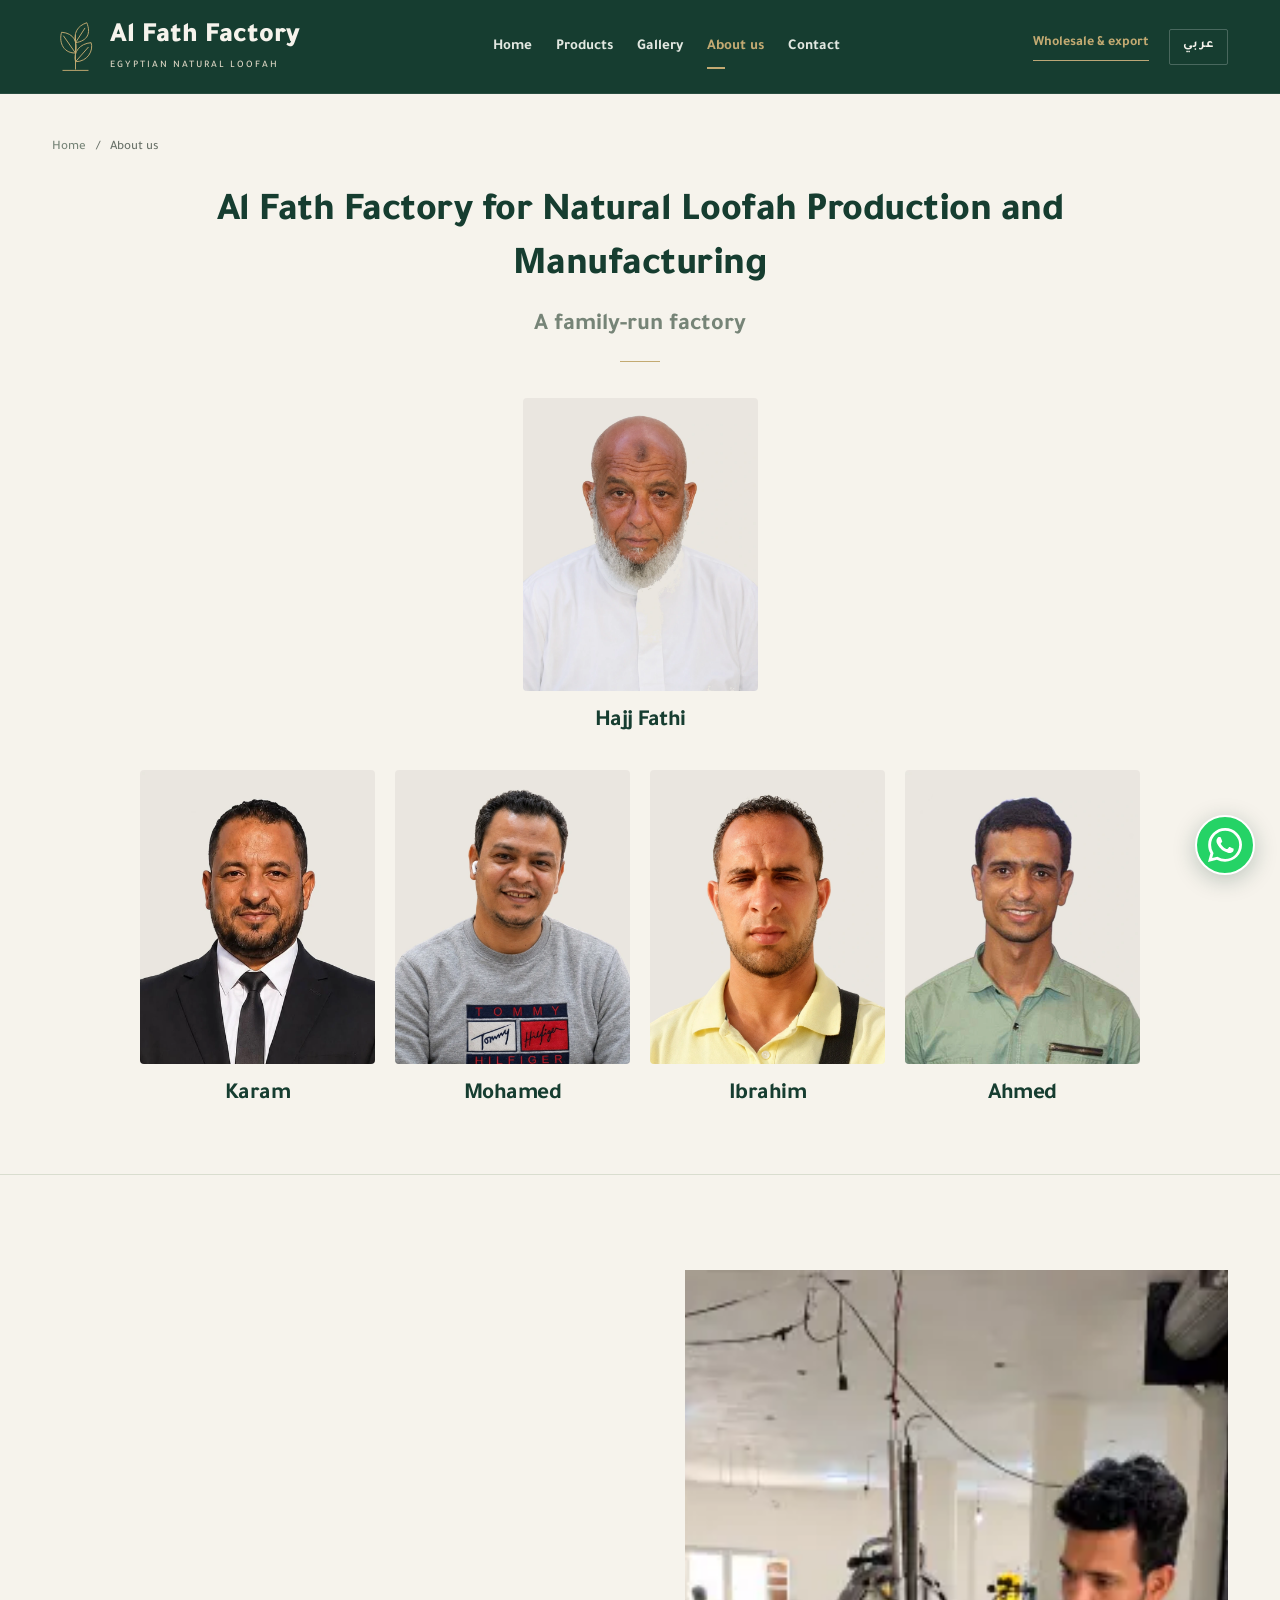
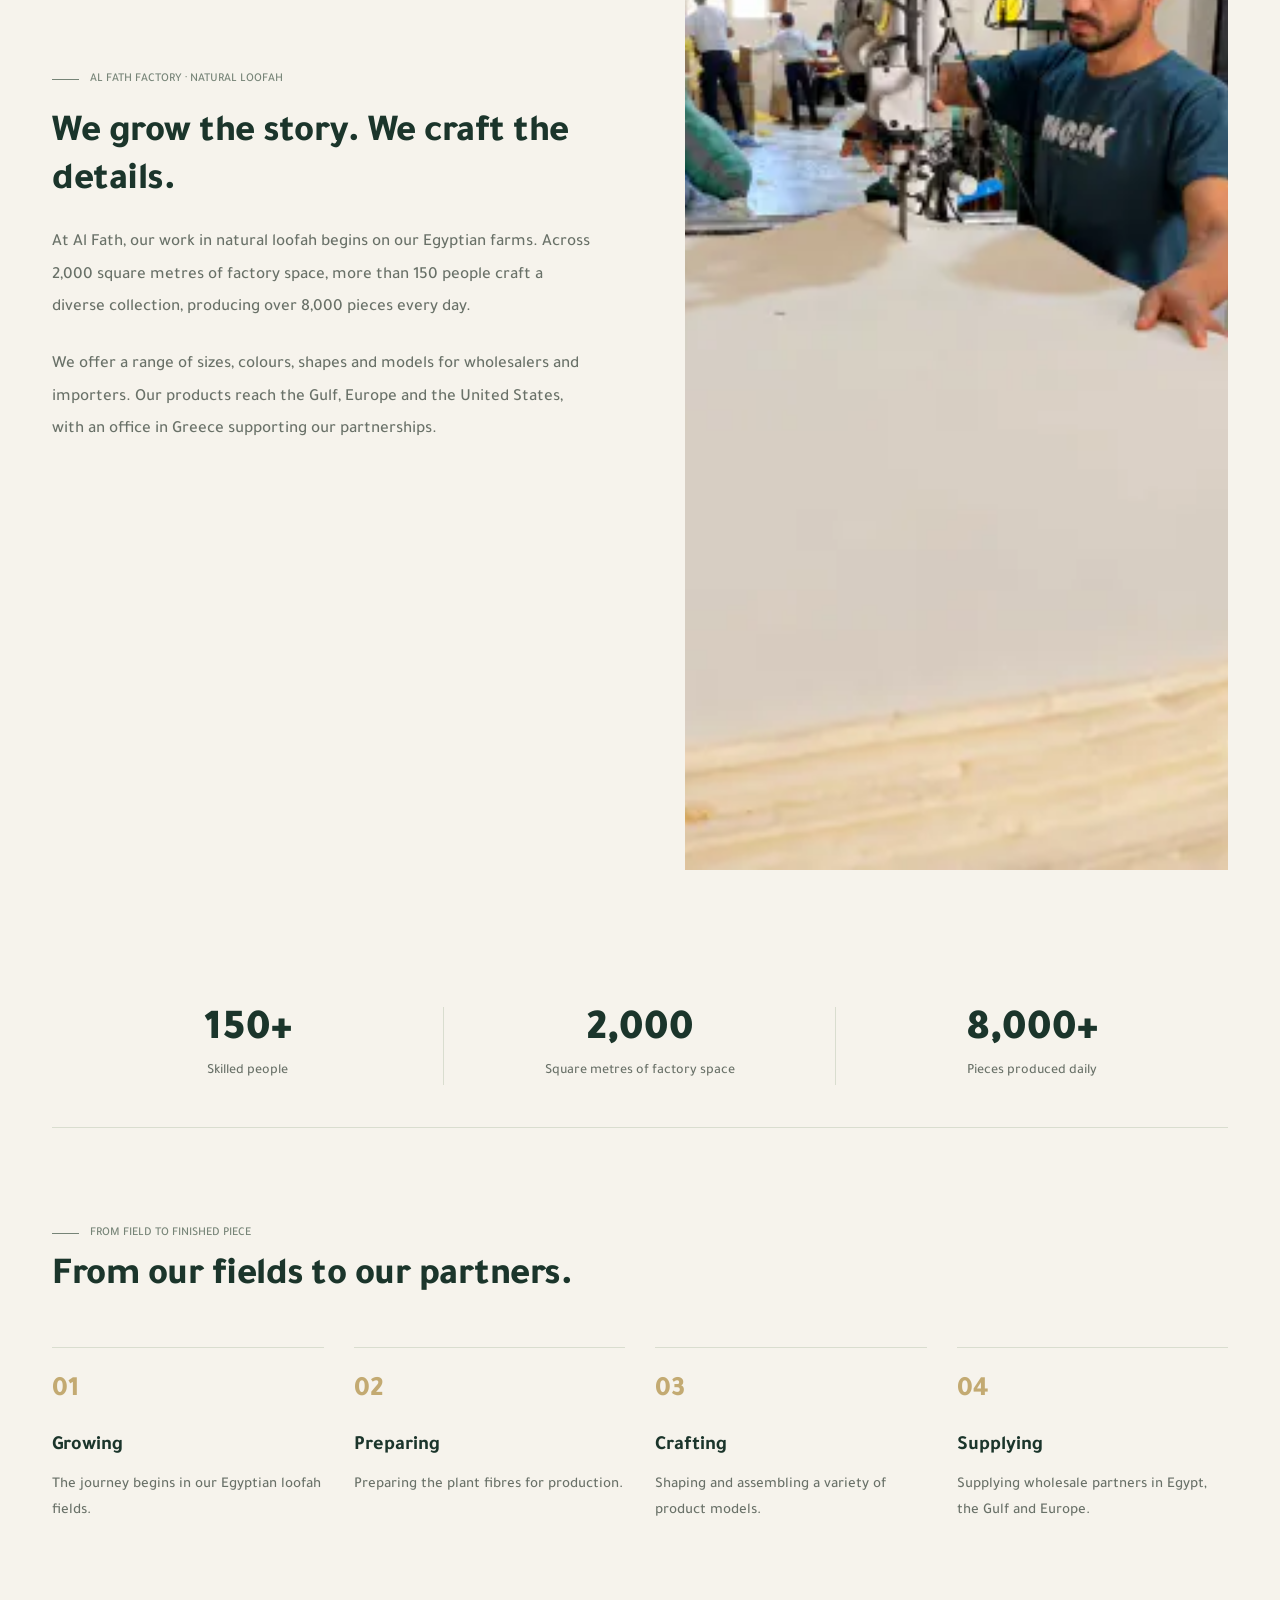
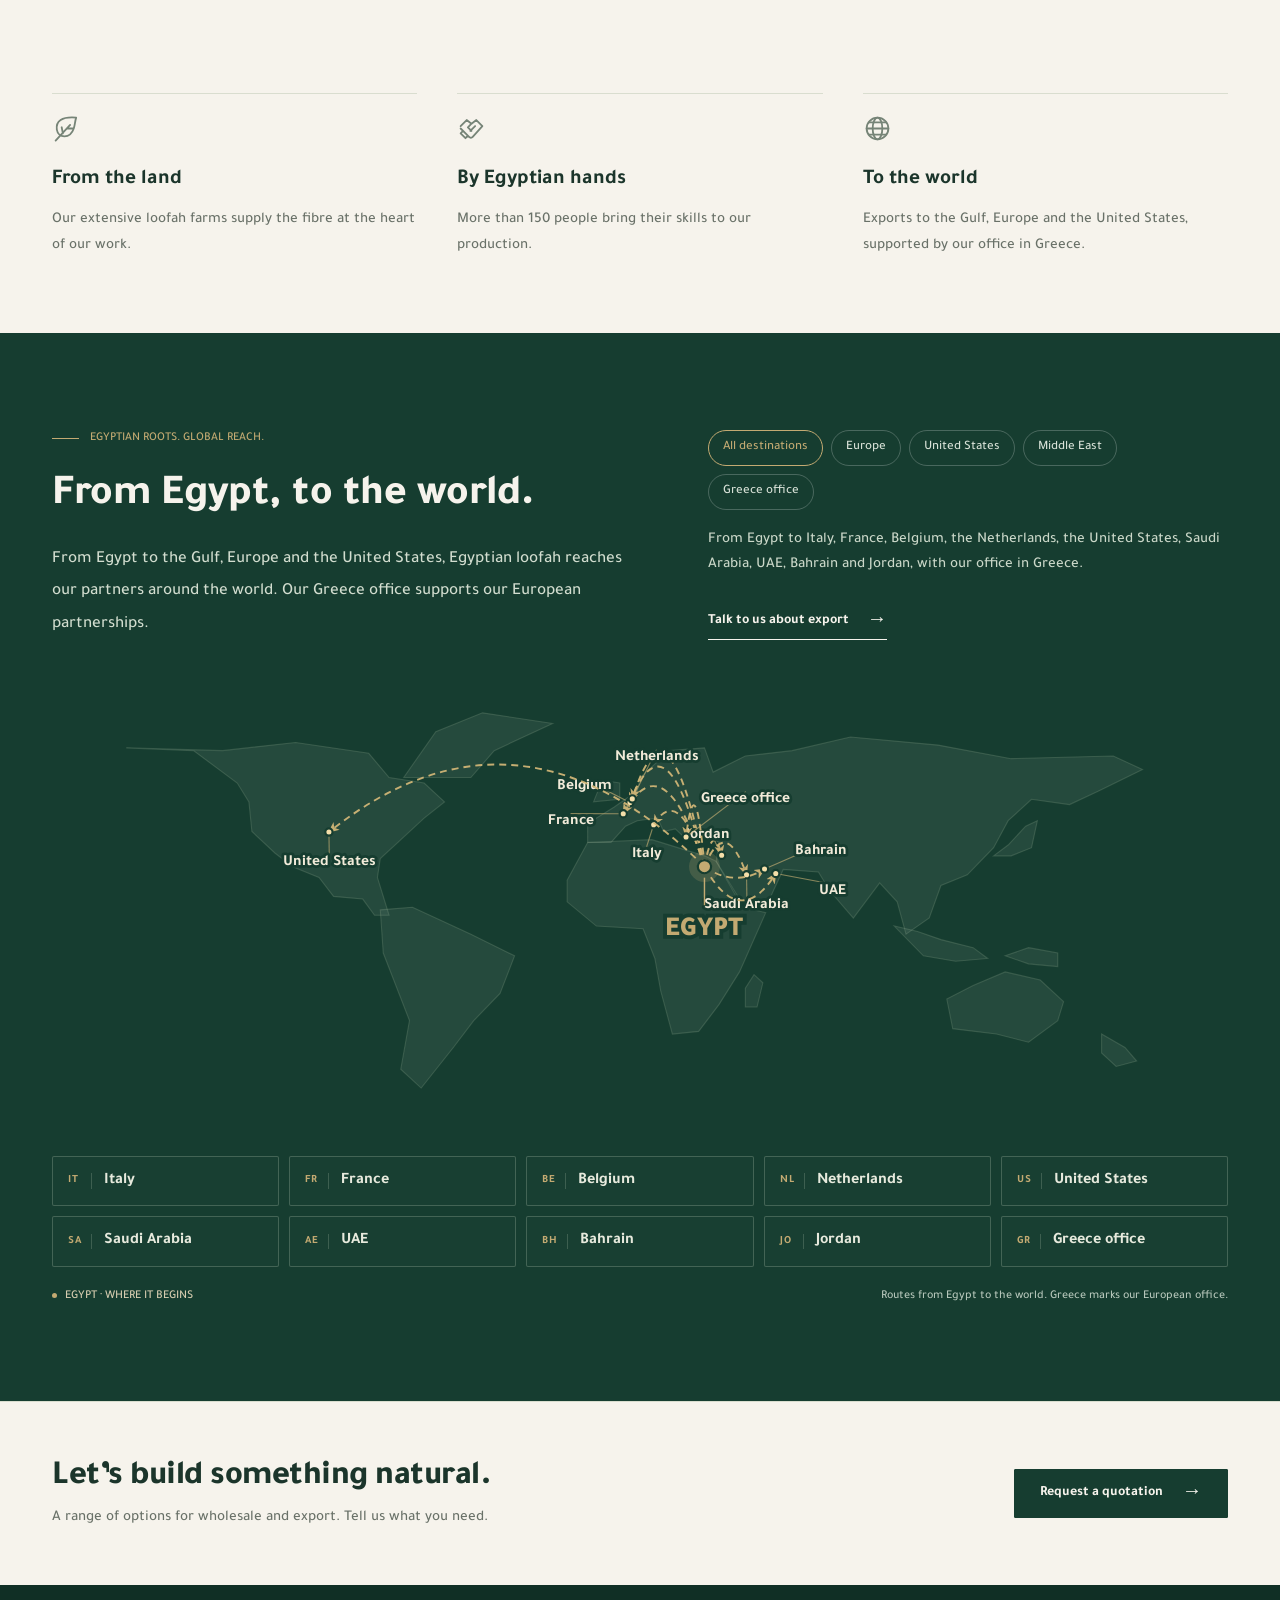
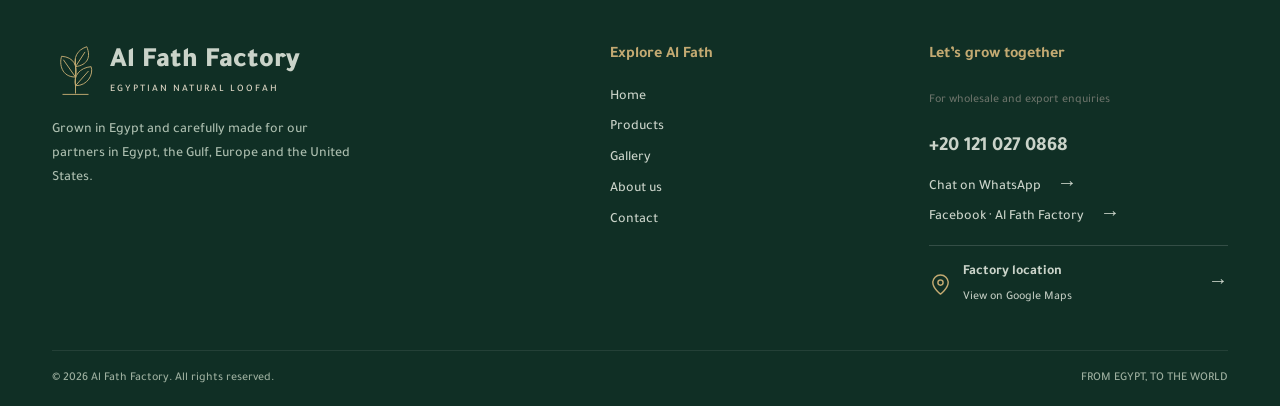
<file: about.html>
<!doctype html>
<html lang="en" dir="ltr"><head><meta charset="utf-8"><meta name="viewport" content="width=device-width,initial-scale=1">
<title>About us | Al Fath Factory</title><meta name="description" content="Meet Al Fath Factory, a family-run Egyptian natural loofah manufacturer with 2,000 square metres of factory space, more than 150 people and an office in Greece."><link rel="canonical" href="https://aboelazmrh.github.io/al-fath-loofah/about.html"><link rel="alternate" hreflang="en" href="https://aboelazmrh.github.io/al-fath-loofah/about.html"><link rel="alternate" hreflang="ar" href="https://aboelazmrh.github.io/al-fath-loofah/ar/about.html"><link rel="alternate" hreflang="x-default" href="https://aboelazmrh.github.io/al-fath-loofah/about.html">
<meta name="theme-color" content="#163d30"><meta property="og:type" content="website"><meta property="og:site_name" content="Al Fath Factory"><meta property="og:title" content="About us | Al Fath Factory"><meta property="og:description" content="Meet Al Fath Factory, a family-run Egyptian natural loofah manufacturer with 2,000 square metres of factory space, more than 150 people and an office in Greece."><meta property="og:url" content="https://aboelazmrh.github.io/al-fath-loofah/about.html"><meta property="og:locale" content="en_US"><meta property="og:locale:alternate" content="ar_EG"><meta property="og:image" content="https://aboelazmrh.github.io/al-fath-loofah/assets/share-cover.jpg"><meta property="og:image:width" content="1200"><meta property="og:image:height" content="630"><meta property="og:image:alt" content="Al Fath Factory — Egyptian natural loofah"><meta name="twitter:card" content="summary_large_image"><meta name="twitter:title" content="About us | Al Fath Factory"><meta name="twitter:description" content="Meet Al Fath Factory, a family-run Egyptian natural loofah manufacturer with 2,000 square metres of factory space, more than 150 people and an office in Greece."><meta name="twitter:image" content="https://aboelazmrh.github.io/al-fath-loofah/assets/share-cover.jpg">
<link rel="icon" type="image/svg+xml" href="assets/favicon.svg"><link rel="preload" href="assets/tajawal-regular.woff" as="font" type="font/woff" crossorigin><link rel="preload" href="assets/tajawal-bold.woff" as="font" type="font/woff" crossorigin><link rel="stylesheet" href="assets/style.css?v=18-featured"><script src="assets/app.js?v=17-mobile" defer></script></head>
<body data-page="about" data-assets-base="assets/"><a class="skip" href="#main"><span>Skip to content</span></a><header class="site-header"><div class="wrap header-row"><a class="brand" href="index.html" aria-label="Al Fath Factory — Home">
    <svg class="brand-mark" viewbox="0 0 48 60" aria-hidden="true" fill="none" stroke="currentColor" stroke-width="1.1"><path d="M24 56V16M24 37C8 37 5 22 8 13c14 1 19 11 16 24Zm0-12c-2-10 1-19 13-23 5 12 1 21-13 23Zm0 22c14 0 21-13 18-22-13 1-21 11-18 22Z"/><path d="M10 17 24 37M35 8 24 25m15 5L24 47"/><path d="M9 57h30"/></svg>
    <span><strong class="brand-name">Al Fath Factory</strong><span class="brand-sub">EGYPTIAN NATURAL LOOFAH</span></span></a>
    <nav class="main-nav" id="main-nav" aria-label="Main navigation"><a href="index.html"><span>Home</span></a><a href="products.html"><span>Products</span></a><a href="gallery.html"><span>Gallery</span></a><a href="about.html" aria-current="page"><span>About us</span></a><a href="contact.html"><span>Contact</span></a></nav>
    <div class="header-actions"><a class="header-contact" href="contact.html"><span>Wholesale &amp; export</span></a><a class="language" href="ar/about.html" lang="ar" hreflang="ar" aria-label="التبديل إلى العربية">عربي</a>
    <button class="menu-toggle" type="button" aria-expanded="false" aria-controls="main-nav" aria-label="Open menu"><svg class="icon" viewbox="0 0 24 24" aria-hidden="true"><path d="M3 6h18M3 12h18M3 18h18"/></svg></button></div></div></header><main id="main"><section class="family-section" aria-labelledby="family-title"><div class="wrap"><div class="breadcrumb"><a href="index.html"><span>Home</span></a><span>/</span><span>About us</span></div><div class="family-heading"><h1 id="family-title">Al Fath Factory for Natural Loofah Production and Manufacturing</h1><p class="family-subtitle">A family-run factory</p></div><div class="family-parent"><figure class="family-member"><div class="family-portrait" style="--portrait-delay:0ms"><img src="assets/family-01-hajj-fathi.webp?v=7-retouch" width="800" height="1000" alt="Hajj Fathi" fetchpriority="high" decoding="async"></div><figcaption><h2>Hajj Fathi</h2></figcaption></figure></div><div class="family-grid"><figure class="family-member"><div class="family-portrait" style="--portrait-delay:90ms"><img src="assets/family-02-karam.webp" width="800" height="1000" alt="Karam" loading="lazy" decoding="async"></div><figcaption><h2>Karam</h2></figcaption></figure><figure class="family-member"><div class="family-portrait" style="--portrait-delay:180ms"><img src="assets/family-03-mohamed.webp?v=7-retouch" width="800" height="1000" alt="Mohamed" loading="lazy" decoding="async"></div><figcaption><h2>Mohamed</h2></figcaption></figure><figure class="family-member"><div class="family-portrait" style="--portrait-delay:270ms"><img src="assets/family-04-ibrahim.webp?v=7-retouch" width="800" height="1000" alt="Ibrahim" loading="lazy" decoding="async"></div><figcaption><h2>Ibrahim</h2></figcaption></figure><figure class="family-member"><div class="family-portrait" style="--portrait-delay:360ms"><img src="assets/family-05-ahmed.webp" width="800" height="1000" alt="Ahmed" loading="lazy" decoding="async"></div><figcaption><h2>Ahmed</h2></figcaption></figure></div></div></section>
    <section class="section"><div class="wrap intro-grid"><div><p class="eyebrow">AL FATH FACTORY · NATURAL LOOFAH</p><h2>We grow the story. We craft the details.</h2><p class="lead">At Al Fath, our work in natural loofah begins on our Egyptian farms. Across 2,000 square metres of factory space, more than 150 people craft a diverse collection, producing over 8,000 pieces every day.</p><p class="lead">We offer a range of sizes, colours, shapes and models for wholesalers and importers. Our products reach the Gulf, Europe and the United States, with an office in Greece supporting our partnerships.</p></div><div><img class="about-image" src="assets/factory-01-thumb.webp" width="1600" height="1200" alt="Inside Al Fath factory, preparing the lining" srcset="assets/factory-01-thumb.webp 640w, assets/factory-01-display.webp 1280w" sizes="(max-width:800px) calc(100vw - 40px), 600px" decoding="async"></div></div></section>
    <div class="wrap stats"><div class="stat"><strong>150+</strong> <span>Skilled people</span></div><div class="stat"><strong>2,000</strong> <span>Square metres of factory space</span></div><div class="stat"><strong>8,000+</strong> <span>Pieces produced daily</span></div></div>
    <section class="section"><div class="wrap"><div class="section-head"><div><p class="eyebrow">FROM FIELD TO FINISHED PIECE</p><h2>From our fields to our partners.</h2></div></div><div class="process"><div class="step"><span class="number">01</span><h3>Growing</h3><p>The journey begins in our Egyptian loofah fields.</p></div><div class="step"><span class="number">02</span><h3>Preparing</h3><p>Preparing the plant fibres for production.</p></div><div class="step"><span class="number">03</span><h3>Crafting</h3><p>Shaping and assembling a variety of product models.</p></div><div class="step"><span class="number">04</span><h3>Supplying</h3><p>Supplying wholesale partners in Egypt, the Gulf and Europe.</p></div></div></div></section>
    <section class="section small"><div class="wrap values"><div class="value"><svg class="icon" viewbox="0 0 24 24" aria-hidden="true"><path d="M20 3C8 2 3 6 4 13c1 7 11 8 14-1 1-3 1-6 2-9Z"/><path d="M3 22 15 9M9 16l-1-5m5 1h4"/></svg><h3>From the land</h3><p>Our extensive loofah farms supply the fibre at the heart of our work.</p></div><div class="value"><svg class="icon" viewbox="0 0 24 24" aria-hidden="true"><path d="m3 10 5-5 4 3 4-3 5 5-8 9a2 2 0 0 1-3 0L3 12m2 2-2 2 4 4 2-2m6-8-4 4m1-6-3 3 3 3"/></svg><h3>By Egyptian hands</h3><p>More than 150 people bring their skills to our production.</p></div><div class="value"><svg class="icon" viewbox="0 0 24 24" aria-hidden="true"><circle cx="12" cy="12" r="9"/><ellipse cx="12" cy="12" rx="4" ry="9"/><path d="M3 12h18M5 7h14M5 17h14"/></svg><h3>To the world</h3><p>Exports to the Gulf, Europe and the United States, supported by our office in Greece.</p></div></div></section>
    <section class="section dark export-section" id="export"><div class="wrap"><div class="export-intro"><div><p class="eyebrow">EGYPTIAN ROOTS. GLOBAL REACH.</p><h2>From Egypt, to the world.</h2><p class="lead">From Egypt to the Gulf, Europe and the United States, Egyptian loofah reaches our partners around the world. Our Greece office supports our European partnerships.</p></div><div class="export-controls"><div class="export-list" role="group" aria-label="Export regions">
    <button class="region-button" type="button" data-select-region="all" aria-pressed="true"><span>All destinations</span></button><button class="region-button" type="button" data-select-region="europe" aria-pressed="false"><span>Europe</span></button><button class="region-button" type="button" data-select-region="america" aria-pressed="false"><span>United States</span></button><button class="region-button" type="button" data-select-region="middleeast" aria-pressed="false"><span>Middle East</span></button><button class="region-button" type="button" data-select-region="greece" aria-pressed="false"><span>Greece office</span></button></div><p class="region-description" aria-live="polite"><span id="region-description">Choose a destination to follow its route from Egypt.</span></p><a class="text-link" href="contact.html?subject=export"><span>Talk to us about export</span><span class="arrow" aria-hidden="true">←</span></a></div></div>
    <div class="map-wrap"><svg class="world-map" viewbox="0 0 1040 440" role="img" aria-label="Routes from Egypt to Italy, France, Belgium, the Netherlands, the United States, Saudi Arabia, UAE, Bahrain, Jordan and the Greece office"><title>From Egypt to the world</title><defs><marker id="export-arrow" viewbox="0 0 10 10" refx="8" refy="5" markerwidth="6.5" markerheight="6.5" orient="auto-start-reverse"><path d="M0 1 9 5 0 9 2.5 5Z" fill="#d4b878"/></marker></defs><polygon class="land" points="53.8,74.3 114.8,76.8 154.5,106.2 165.1,123.3 167.8,150.2 188.9,169.9 204.8,182.1 228.7,191.9 241.9,209.1 268.4,211.5 279.1,226.2 292.3,226.2 281.7,191.9 284.3,174.8 297.6,162.5 324.1,138.0 342.6,123.3 324.1,106.2 292.3,101.2 273.8,79.2 207.5,69.4 141.2,76.8"/><polygon class="land" points="305.6,101.2 366.5,101.2 387.7,76.8 440.7,52.2 377.1,42.5 334.7,59.6"/><polygon class="land" points="284.3,221.3 313.5,218.9 340.0,231.1 366.5,243.4 406.2,263.0 393.0,297.2 369.1,321.8 350.6,346.2 321.4,383.0 302.9,365.9 310.8,321.8 287.0,260.5"/><polygon class="land" points="472.5,160.1 453.9,194.4 453.9,214.0 480.4,236.0 522.8,238.5 533.5,265.4 538.8,294.8 549.4,334.0 573.2,331.6 591.8,307.1 610.3,277.6 634.1,223.8 612.9,218.9 589.1,177.2 578.5,172.3 530.8,157.6"/><polygon class="land" points="472.5,160.1 472.5,142.9 496.3,128.2 517.5,113.5 520.2,101.2 546.7,76.8 578.5,74.3 586.4,96.3 615.6,81.7 658.0,76.8 711.0,64.5 790.5,71.8 856.8,84.1 949.5,81.7 976.0,93.9 936.2,113.5 909.8,125.8 875.3,120.9 854.1,140.4 840.9,164.9 817.0,189.5 793.1,199.2 782.5,228.7 761.4,243.4 753.4,214.0 737.5,196.8 713.6,228.7 692.4,204.2 681.9,187.0 650.0,184.6 634.1,218.9 610.3,211.5 589.1,177.2 591.8,160.1 573.2,147.8 559.9,155.2 552.0,147.8 541.4,150.2 536.1,138.0 517.5,140.4 506.9,145.4 493.7,160.1"/><polygon class="land" points="477.8,123.3 485.8,103.7 501.6,106.2 501.6,120.9"/><polygon class="land" points="840.9,172.3 854.1,162.5 870.0,145.4 880.6,140.4 875.3,164.9 856.8,172.3"/><polygon class="land" points="623.5,280.1 631.5,287.5 626.2,309.5 615.6,309.5 615.6,292.4"/><polygon class="land" points="798.4,302.2 803.8,329.1 843.5,334.0 872.6,341.4 899.1,321.8 904.4,304.6 883.2,285.0 851.4,277.6 822.3,289.9"/><polygon class="land" points="750.8,236.0 777.2,263.0 806.4,267.9 835.5,265.4 822.3,255.6 793.1,248.3 771.9,240.9"/><polygon class="land" points="872.6,255.6 899.1,260.5 899.1,272.8 872.6,270.3 851.4,263.0"/><polygon class="land" points="938.9,334.0 960.1,346.2 970.7,358.5 952.1,363.4 938.9,351.2"/><path class="route active" data-country="italy" data-region="europe" d="M578.5,182.1 Q555.4,106.1 532.4,144.1" marker-end="url(#export-arrow)"/><g class="map-country active" data-country="italy" data-region="europe"><path class="country-leader" d="M532.4,144.1 L526,164"/><circle class="destination-pin" cx="532.4" cy="144.1" r="3.3"/><text x="526" y="173" text-anchor="middle" class="map-label country-label">Italy</text></g><path class="route active" data-country="france" data-region="europe" d="M578.5,182.1 Q541.7,66.1 504.8,134.1" marker-end="url(#export-arrow)"/><g class="map-country active" data-country="france" data-region="europe"><path class="country-leader" d="M504.8,134.1 L457,134"/><circle class="destination-pin" cx="504.8" cy="134.1" r="3.3"/><text x="457" y="143" text-anchor="middle" class="map-label country-label">France</text></g><path class="route active" data-country="belgium" data-region="europe" d="M578.5,182.1 Q544.7,36.8 510.9,123.8" marker-end="url(#export-arrow)"/><g class="map-country active" data-country="belgium" data-region="europe"><path class="country-leader" d="M510.9,123.8 L470,103"/><circle class="destination-pin" cx="510.9" cy="123.8" r="3.3"/><text x="470" y="112" text-anchor="middle" class="map-label country-label">Belgium</text></g><path class="route active" data-country="netherlands" data-region="europe" d="M578.5,182.1 Q545.8,14.6 513.0,120.6" marker-end="url(#export-arrow)"/><g class="map-country active" data-country="netherlands" data-region="europe"><path class="country-leader" d="M513.0,120.6 L535,76"/><circle class="destination-pin" cx="513.0" cy="120.6" r="3.3"/><text x="535" y="85" text-anchor="middle" class="map-label country-label">Netherlands</text></g><path class="route active" data-country="usa" data-region="america" d="M578.5,182.1 Q408.1,14.0 237.7,150.7" marker-end="url(#export-arrow)"/><g class="map-country active" data-country="usa" data-region="america"><path class="country-leader" d="M237.7,150.7 L238,172"/><circle class="destination-pin" cx="237.7" cy="150.7" r="3.3"/><text x="238" y="181" text-anchor="middle" class="map-label country-label">United States</text></g><path class="route active" data-country="saudi" data-region="middleeast" d="M578.5,182.1 Q597.6,135.1 616.7,189.5" marker-end="url(#export-arrow)"/><g class="map-country active" data-country="saudi" data-region="middleeast"><path class="country-leader" d="M616.7,189.5 L617,211"/><circle class="destination-pin" cx="616.7" cy="189.5" r="3.3"/><text x="617" y="220" text-anchor="middle" class="map-label country-label">Saudi Arabia</text></g><path class="route active" data-country="uae" data-region="middleeast" d="M578.5,182.1 Q610.8,240.1 643.2,188.3" marker-end="url(#export-arrow)"/><g class="map-country active" data-country="uae" data-region="middleeast"><path class="country-leader" d="M643.2,188.3 L695,198"/><circle class="destination-pin" cx="643.2" cy="188.3" r="3.3"/><text x="695" y="207" text-anchor="middle" class="map-label country-label">UAE</text></g><path class="route active" data-country="bahrain" data-region="middleeast" d="M578.5,182.1 Q605.7,201.1 633.0,184.3" marker-end="url(#export-arrow)"/><g class="map-country active" data-country="bahrain" data-region="middleeast"><path class="country-leader" d="M633.0,184.3 L684,162"/><circle class="destination-pin" cx="633.0" cy="184.3" r="3.3"/><text x="684" y="171" text-anchor="middle" class="map-label country-label">Bahrain</text></g><path class="route active" data-country="jordan" data-region="middleeast" d="M578.5,182.1 Q586.3,139.8 594.1,171.8" marker-end="url(#export-arrow)"/><g class="map-country active" data-country="jordan" data-region="middleeast"><path class="country-leader" d="M594.1,171.8 L582,147"/><circle class="destination-pin" cx="594.1" cy="171.8" r="3.3"/><text x="582" y="156" text-anchor="middle" class="map-label country-label">Jordan</text></g><path class="route active" data-country="greece" data-region="greece" d="M578.5,182.1 Q570.2,86.2 561.8,155.2" marker-end="url(#export-arrow)"/><g class="map-country active" data-country="greece" data-region="greece"><path class="country-leader" d="M561.8,155.2 L616,114"/><circle class="destination-pin" cx="561.8" cy="155.2" r="3.3"/><text x="616" y="123" text-anchor="middle" class="map-label country-label">Greece office</text></g><circle class="pin-halo" cx="578.5" cy="182.10000000000002" r="10"/><circle class="pin" cx="578.5" cy="182.10000000000002" r="6"/><path class="origin-leader" d="M578.5,192.10000000000002V217.10000000000002"/><text x="578.5" y="244.10000000000002" text-anchor="middle" class="map-label origin-label">EGYPT</text></svg></div><div class="destination-list" role="group" aria-label="Choose a country"><button class="destination-button" type="button" data-select-country="italy" aria-pressed="false"><span class="country-code">IT</span><span class="country-name">Italy</span></button><button class="destination-button" type="button" data-select-country="france" aria-pressed="false"><span class="country-code">FR</span><span class="country-name">France</span></button><button class="destination-button" type="button" data-select-country="belgium" aria-pressed="false"><span class="country-code">BE</span><span class="country-name">Belgium</span></button><button class="destination-button" type="button" data-select-country="netherlands" aria-pressed="false"><span class="country-code">NL</span><span class="country-name">Netherlands</span></button><button class="destination-button" type="button" data-select-country="usa" aria-pressed="false"><span class="country-code">US</span><span class="country-name">United States</span></button><button class="destination-button" type="button" data-select-country="saudi" aria-pressed="false"><span class="country-code">SA</span><span class="country-name">Saudi Arabia</span></button><button class="destination-button" type="button" data-select-country="uae" aria-pressed="false"><span class="country-code">AE</span><span class="country-name">UAE</span></button><button class="destination-button" type="button" data-select-country="bahrain" aria-pressed="false"><span class="country-code">BH</span><span class="country-name">Bahrain</span></button><button class="destination-button" type="button" data-select-country="jordan" aria-pressed="false"><span class="country-code">JO</span><span class="country-name">Jordan</span></button><button class="destination-button" type="button" data-select-country="greece" aria-pressed="false"><span class="country-code">GR</span><span class="country-name">Greece office</span></button></div><div class="export-map-footer"><p class="map-caption">EGYPT · WHERE IT BEGINS</p><p class="map-note">Routes from Egypt to the world. Greece marks our European office.</p></div></div></section><section class="cta"><div class="wrap cta-row"><div><h2>Let’s build something natural.</h2><p>A range of options for wholesale and export. Tell us what you need.</p></div><a class="button" href="contact.html"><span>Request a quotation</span><span class="arrow" aria-hidden="true">←</span></a></div></section></main><footer class="site-footer"><div class="wrap"><div class="footer-grid"><div><a class="brand" href="index.html" aria-label="Al Fath Factory — Home">
    <svg class="brand-mark" viewbox="0 0 48 60" aria-hidden="true" fill="none" stroke="currentColor" stroke-width="1.1"><path d="M24 56V16M24 37C8 37 5 22 8 13c14 1 19 11 16 24Zm0-12c-2-10 1-19 13-23 5 12 1 21-13 23Zm0 22c14 0 21-13 18-22-13 1-21 11-18 22Z"/><path d="M10 17 24 37M35 8 24 25m15 5L24 47"/><path d="M9 57h30"/></svg>
    <span><strong class="brand-name">Al Fath Factory</strong><span class="brand-sub">EGYPTIAN NATURAL LOOFAH</span></span></a><p>Grown in Egypt and carefully made for our partners in Egypt, the Gulf, Europe and the United States.</p></div>
    <div><h3 class="footer-title">Explore Al Fath</h3><div class="footer-links"><a href="index.html"><span>Home</span></a><a href="products.html"><span>Products</span></a><a href="gallery.html"><span>Gallery</span></a><a href="about.html"><span>About us</span></a><a href="contact.html"><span>Contact</span></a></div></div>
    <div><h3 class="footer-title">Let’s grow together</h3><span class="small-note">For wholesale and export enquiries</span><a class="footer-contact" href="tel:+201210270868">+20 121 027 0868</a><div class="footer-links"><a href="https://wa.me/201210270868" target="_blank" rel="noopener noreferrer"><span>Chat on WhatsApp</span> <span class="arrow" aria-hidden="true">←</span></a><a href="https://www.facebook.com/Silk.loofah" target="_blank" rel="noopener noreferrer"><span>Facebook · Al Fath Factory</span> <span class="arrow" aria-hidden="true">←</span></a><a class="factory-location" href="https://maps.app.goo.gl/ctCwqHVp3RDMitoF6" target="_blank" rel="noopener noreferrer"><svg class="icon" viewbox="0 0 24 24" aria-hidden="true"><path d="M20 10c0 6-8 12-8 12S4 16 4 10a8 8 0 1 1 16 0Z"/><circle cx="12" cy="10" r="2.7"/></svg><span><strong>Factory location</strong><small>View on Google Maps</small></span><span class="arrow" aria-hidden="true">←</span></a></div></div></div>
    <div class="footer-bottom"><span>© 2026 Al Fath Factory. All rights reserved.</span><span dir="auto">FROM EGYPT, TO THE WORLD</span></div></div></footer>
    <a class="floating-whatsapp" href="https://wa.me/201210270868" target="_blank" rel="noopener noreferrer" aria-label="Chat with Al Fath on WhatsApp"><svg class="icon whatsapp-icon" viewbox="0 0 24 24" aria-hidden="true"><path fill="currentColor" stroke="none" d="M20.52 3.48A11.91 11.91 0 0 0 12.05 0C5.47 0 .11 5.35.11 11.93c0 2.1.55 4.16 1.6 5.97L.01 24l6.26-1.64a11.9 11.9 0 0 0 5.78 1.47h.01C18.64 23.83 24 18.48 24 11.9c0-3.19-1.24-6.18-3.48-8.42Zm-8.47 18.34a9.87 9.87 0 0 1-5.04-1.38l-.36-.21-3.72.98.99-3.63-.24-.37a9.86 9.86 0 0 1-1.51-5.28c0-5.47 4.45-9.92 9.93-9.92a9.85 9.85 0 0 1 7.02 2.91 9.85 9.85 0 0 1 2.9 7.02c0 5.47-4.45 9.92-9.92 9.92Zm5.44-7.43c-.3-.15-1.77-.87-2.04-.97-.28-.1-.48-.15-.68.15-.2.3-.77.97-.95 1.17-.17.2-.35.22-.65.07-.3-.15-1.26-.47-2.4-1.48-.89-.79-1.49-1.77-1.66-2.07-.18-.3-.02-.46.13-.61.14-.14.3-.35.45-.52.15-.18.2-.3.3-.5.1-.2.05-.38-.03-.53-.07-.15-.67-1.62-.92-2.22-.24-.58-.49-.5-.67-.51h-.57c-.2 0-.53.07-.8.37-.28.3-1.05 1.02-1.05 2.49s1.07 2.89 1.22 3.09c.15.2 2.11 3.22 5.12 4.52.72.31 1.28.49 1.72.63.72.23 1.37.2 1.88.12.58-.09 1.77-.73 2.02-1.44.25-.72.25-1.33.18-1.45-.08-.13-.28-.2-.58-.35Z"/></svg></a><dialog class="modal" aria-labelledby="modal-title">
      <button class="modal-close" type="button" aria-label="Close" autofocus>×</button>
      <div class="modal-body">
        <div class="modal-media">
          <img class="modal-image" alt="" decoding="async">
          <button class="gallery-modal-arrow gallery-modal-prev" data-gallery-prev type="button" aria-label="Previous image" hidden><svg class="icon" viewbox="0 0 24 24" aria-hidden="true"><path d="M19 12H5m6-6-6 6 6 6"/></svg></button>
          <button class="gallery-modal-arrow gallery-modal-next" data-gallery-next type="button" aria-label="Next image" hidden><svg class="icon" viewbox="0 0 24 24" aria-hidden="true"><path d="M19 12H5m6-6-6 6 6 6"/></svg></button>
          <span class="gallery-modal-counter" data-gallery-counter aria-live="polite" hidden></span>
        </div>
        <div class="modal-copy">
          <p class="eyebrow modal-kicker"></p>
          <h2 id="modal-title"></h2>
          <p class="modal-description"></p>
          <div class="modal-specs" hidden></div>
          <div class="modal-thumbnails" role="group" aria-label="Product photos" hidden></div>
          <a class="button modal-enquiry" href="contact.html"><span>Enquire about this product</span><span class="arrow" aria-hidden="true">←</span></a>
        </div>
      </div>
    </dialog><script type="application/json" id="product-data">[{"id": "101", "cat": "natural", "ar": "نص كوز لوف خام بحبل", "en": "Half raw loofah with hanging cord", "desc_ar": "نصف كوز من اللوف الطبيعي الخام بطول ١٥ سم، مع حبل للتعليق.", "desc_en": "Half a raw natural loofah, 15 cm long, with a hanging cord.", "photos": [{"image": "products/101-1.webp?v=3", "ar": "نص كوز لوف خام بحبل تعليق", "en": "Half raw loofah with hanging cord"}, {"image": "products/101-2.webp?v=3", "ar": "المقطع الليفي من زاوية مائلة", "en": "Angled view of the fibrous cut end"}, {"image": "products/101-3.webp?v=3", "ar": "الوجه الآخر للوف الطبيعي", "en": "Opposite side of the natural loofah"}], "previous_codes": ["110"], "length_cm": 15}, {"id": "102", "cat": "mitts", "ar": "لوف كف دبل طبيعي", "en": "Double-sided natural loofah mitt", "desc_ar": "كف استحمام يُلبس في اليد، بوجهين من اللوف الطبيعي.", "desc_en": "A bath mitt with natural loofah on both sides.", "photos": [{"image": "products/102-1.webp", "ar": "الوجه الأمامي من اللوف الطبيعي", "en": "Front natural loofah face"}, {"image": "products/102-back.webp", "ar": "الوجه الخلفي من اللوف الطبيعي", "en": "Reverse natural loofah face"}], "length_cm": 20, "width_cm": 16}, {"id": "103", "cat": "natural", "ar": "رول لوف طبيعي", "en": "Natural loofah roll", "desc_ar": "رول لوف طبيعي مناسب لفرك كعب القدمين أثناء الاستحمام.", "desc_en": "A natural loofah roll suitable for scrubbing the heels while bathing.", "photos": [{"image": "products/103-4.webp", "ar": "استخدام رول اللوف الطبيعي على كعب القدم", "en": "Using the natural loofah roll on a heel"}, {"image": "products/103-1.webp", "ar": "الرول في وضع رأسي", "en": "Upright view of the roll"}, {"image": "products/103-2.webp", "ar": "المقطع الدائري للألياف", "en": "Circular fibre cross-section"}, {"image": "products/103-3.webp", "ar": "الرول من الجانب", "en": "Side view of the roll"}], "length_cm": 7}, {"id": "104", "cat": "pads", "ar": "لوف قلب كبير بشكير", "en": "Large heart-shaped terry-backed loofah", "desc_ar": "لوف استحمام كبير على شكل قلب، بظهر بشكير وشريط لتثبيت اليد.", "desc_en": "A large heart-shaped bath loofah with a terry cloth back and a hand strap.", "photos": [{"image": "products/104-1.webp", "ar": "وجه اللوف بالحافة اللبني", "en": "Loofah face with light blue edging"}, {"image": "products/104-2.webp", "ar": "ظهر البشكير اللبني وشريط اليد", "en": "Light blue terry back and hand strap"}], "size_cm": [18, 21], "default_color": "light-blue", "colors": [{"id": "rose", "ar": "روز", "en": "Rose", "hex": "#cf7f87", "image": "products/104-rose.webp", "preview": true}, {"id": "beige", "ar": "بيج", "en": "Beige", "hex": "#ddc6a4", "image": "products/104-beige.webp", "preview": true}, {"id": "blue", "ar": "أزرق", "en": "Blue", "hex": "#526e9d", "image": "products/104-blue.webp", "preview": true}, {"id": "yellow", "ar": "أصفر", "en": "Yellow", "hex": "#e7be40", "image": "products/104-yellow.webp", "preview": true}, {"id": "light-blue", "ar": "لبني", "en": "Light blue", "hex": "#bac4cf", "image": "products/104-2.webp", "preview": false}]}, {"id": "105", "cat": "mitts", "ar": "لوف كف حمصي", "en": "Homsi loofah mitt", "desc_ar": "كف استحمام بوجه من اللوف الطبيعي وظهر حمصي منسوج، يُلبس في اليد.", "desc_en": "A bath mitt with a natural loofah face and a woven Homsi back.", "photos": [{"image": "products/105-1.webp?v=2", "ar": "وجه اللوف لكف الاستحمام الحمصي", "en": "Natural loofah face of the Homsi mitt"}, {"image": "products/105-2.webp?v=2", "ar": "الظهر الحمصي المنسوج", "en": "Woven Homsi back"}], "length_cm": 20, "width_cm": 16, "colors": [{"ar": "حمصي", "en": "Homsi"}], "previous_codes": ["114"]}, {"id": "106", "cat": "kitchen", "ar": "لوف مسطّح بحلقة قماش", "en": "Flat loofah pads with fabric loops", "desc_ar": "لوف طبيعي مسطّح بحلقة قماش، مناسب لغسل الأطباق والحلل ومواعين المطبخ.", "desc_en": "Flat natural loofah pads with fabric loops, suitable for washing dishes, pots and other kitchenware.", "photos": [{"image": "products/106-3.webp", "ar": "غسل حلة باللوف المسطّح بجانب الأطباق", "en": "Washing a pot with the flat loofah pad beside the dishes"}, {"image": "products/106-1.webp", "ar": "سطح اللوف وحلقات التعليق", "en": "Loofah surfaces and hanging loops"}, {"image": "products/106-2.webp", "ar": "القطع من الجانب", "en": "Side view of the pads"}]}, {"id": "107", "cat": "mitts", "ar": "لوف كف بشكير", "en": "Terry-backed loofah mitt", "desc_ar": "كف استحمام بوجه من اللوف الطبيعي وظهر بشكير، مع فتحة لإدخال اليد.", "desc_en": "A bath mitt with a natural loofah face, a terry cloth back and an opening for the hand.", "photos": [{"image": "products/107-rose.webp", "ar": "لوف كف بشكير باللون الروز", "en": "Terry-backed loofah mitt in rose"}], "length_cm": 20, "width_cm": 16, "default_color": "rose", "colors": [{"id": "rose", "ar": "روز", "en": "Rose", "hex": "#cf7f87", "image": "products/107-rose.webp", "preview": true}, {"id": "brown", "ar": "بني", "en": "Brown", "hex": "#a48660", "image": "products/107-brown.webp", "preview": true}, {"id": "yellow", "ar": "أصفر", "en": "Yellow", "hex": "#e7be40", "image": "products/107-yellow.webp", "preview": true}]}, {"id": "108", "cat": "pads", "ar": "لوف بيضاوي بشكير", "en": "Oval terry-backed bath loofah", "desc_ar": "لوف استحمام بيضاوي مناسب للأطفال، بوجه من اللوف الطبيعي وظهر بشكير وشريط لتثبيت اليد.", "desc_en": "An oval bath loofah for children, with a natural loofah face, a terry cloth back and a hand strap.", "photos": [{"image": "products/108-1.webp", "ar": "وجه اللوف بالحافة الوردية", "en": "Loofah face with pink edging"}, {"image": "products/108-2.webp", "ar": "الظهر الوردي وشريط اليد", "en": "Pink fabric back and hand strap"}], "length_cm": 17, "width_cm": 13, "default_color": "rose", "colors": [{"id": "rose", "ar": "روز", "en": "Rose", "hex": "#cf7f87", "image": "products/108-2.webp", "preview": false}, {"id": "beige", "ar": "بيج", "en": "Beige", "hex": "#ddc6a4", "image": "products/108-beige.webp", "preview": true}, {"id": "blue", "ar": "أزرق", "en": "Blue", "hex": "#526e9d", "image": "products/108-blue.webp", "preview": true}, {"id": "yellow", "ar": "أصفر", "en": "Yellow", "hex": "#e7be40", "image": "products/108-yellow.webp", "preview": true}, {"id": "light-blue", "ar": "لبني", "en": "Light blue", "hex": "#bac4cf", "image": "products/108-light-blue.webp", "preview": true}]}, {"id": "109", "cat": "back", "ar": "لوف طويل للظهر بشكير", "en": "Long terry-backed loofah back scrubber", "desc_ar": "لوف طويل مخصّص للظهر، بوجه من اللوف الطبيعي وظهر بشكير وحبلين للإمساك.", "desc_en": "A long back scrubber with a natural loofah face, a terry cloth back and two cords to hold.", "photos": [{"image": "products/109-1.webp", "ar": "وجه اللوف والحبلان الأزرقان", "en": "Loofah face with blue cords"}, {"image": "products/109-2.webp", "ar": "الظهر القماشي الأزرق", "en": "Blue fabric back"}, {"image": "products/109-3.webp", "ar": "الزاوية الجانبية للوف الظهر وظهر البشكير", "en": "Side view of the back scrubber and its terry cloth backing"}], "length_cm": 32, "width_cm": 11, "previous_codes": ["113"]}, {"id": "110", "cat": "pads", "ar": "لوف استحمام بيضاوي حمصي", "en": "Homsi oval bath loofah", "desc_ar": "لوف استحمام بيضاوي بوجه من اللوف الطبيعي وظهر حمصي منسوج مع شريط لليد وحلقة للتعليق.", "desc_en": "An oval bath pad with a natural loofah face, a woven Homsi back, a hand strap and a hanging loop.", "photos": [{"image": "products/111-1.webp", "ar": "وجه اللوف وحلقة التعليق", "en": "Loofah face and hanging loop"}, {"image": "products/111-2.webp", "ar": "الظهر الأصفر وشريط اليد", "en": "Yellow woven back and hand strap"}], "length_cm": 17, "width_cm": 15, "previous_codes": ["111"]}, {"id": "111", "cat": "back", "ar": "لوف طويل حمصي سوري", "en": "Long Syrian-style Homsi loofah", "desc_ar": "لوف طويل من موديل حمصي سوري، بوجه ليفي وظهر أصفر منسوج وحبلين للإمساك.", "desc_en": "A long Syrian-style Homsi loofah with a fibrous face, a woven yellow back and two cords to hold.", "photos": [{"image": "products/112-1.webp", "ar": "وجه اللوف والحبلان الأصفران", "en": "Loofah face with yellow cords"}, {"image": "products/112-2.webp", "ar": "الظهر الأصفر المنسوج", "en": "Yellow woven back"}], "length_cm": 32, "width_cm": 12, "previous_codes": ["112"]}, {"id": "112", "cat": "mitts", "ar": "لوف كف بإصبع", "en": "Thumb loofah mitt", "desc_ar": "كف استحمام بوجه من اللوف الطبيعي وفتحة للإبهام وظهر قماشي.", "desc_en": "A bath mitt with a natural loofah face, a thumb opening and a fabric back.", "photos": [{"image": "products/115-1.webp", "ar": "الوجه الليفي وتصميم الإبهام", "en": "Loofah face and thumb shape"}, {"image": "products/115-2.webp", "ar": "الظهر القماشي الأزرق", "en": "Blue fabric side"}], "length_cm": 21, "width_cm": 18, "previous_codes": ["115"]}, {"id": "113", "cat": "pads", "ar": "لوف مضرب بشكير", "en": "Terry-backed loofah paddle", "desc_ar": "لوف استحمام على شكل مضرب، بوجه من اللوف الطبيعي وظهر بشكير ومقبض.", "desc_en": "A paddle-shaped bath scrubber with a natural loofah face, a terry cloth back and a handle.", "photos": [{"image": "products/116-1.webp", "ar": "وجه اللوف والمقبض", "en": "Loofah face and handle"}, {"image": "products/116-2.webp", "ar": "الوجه القماشي الخلفي", "en": "Fabric back of the paddle"}], "previous_codes": ["116"]}, {"id": "114", "cat": "back", "ar": "لوف مقبض بشكير", "en": "Terry-backed loofah strap with handles", "desc_ar": "شريط لوف طويل للظهر، بوجه من اللوف الطبيعي وظهر بشكير ومقبضين.", "desc_en": "A long back scrubber with a natural loofah face, a terry cloth back and two handles.", "photos": [{"image": "products/117-1.webp", "ar": "وجه اللوف والمقابض", "en": "Loofah face and handles"}, {"image": "products/117-2.webp", "ar": "الحزام مفرودًا من جهة القماش", "en": "Extended belt showing the fabric side"}, {"image": "products/117-3.webp", "ar": "الحزام مطويًا وتفاصيل المقابض", "en": "Folded belt and handle detail"}], "length_cm": 80, "width_cm": 11, "previous_codes": ["117"]}, {"id": "115", "cat": "natural", "ar": "كوز لوف خام", "en": "Whole raw natural loofah", "desc_ar": "كوز كامل من اللوف الطبيعي الخام.", "desc_en": "A whole, raw natural loofah.", "photos": [{"image": "products/118-1-uncorded.webp", "ar": "الكوز الكامل من الأمام", "en": "Front view of the whole loofah"}, {"image": "products/118-2-uncorded.webp", "ar": "الكوز الكامل من الجانب", "en": "Side view of the whole loofah"}, {"image": "products/118-3-uncorded.webp", "ar": "لقطة قريبة لألياف اللوف الطبيعي", "en": "Close-up of the natural loofah fibres"}], "length_cm": 55, "previous_codes": ["118"]}, {"id": "116", "cat": "mitts", "ar": "كف سوري بلسان", "en": "Syrian loofah mitt with extended cuff", "desc_ar": "كف استحمام سوري بلسان عند المعصم، بوجه من اللوف الطبيعي ووجه حمصي منسوج.", "desc_en": "A Syrian bath mitt with an extended cuff, a natural loofah face and a woven Homsi face.", "photos": [{"image": "products/119-1.webp", "ar": "وجه اللوف الطبيعي واللسان عند المعصم", "en": "Natural loofah face and extended cuff"}, {"image": "products/119-2.webp", "ar": "الوجه الحمصي المنسوج", "en": "Woven Homsi face"}], "length_cm": 25, "width_cm": 16, "previous_codes": ["119"]}]</script><script type="application/json" id="destination-data">[{"id": "italy", "ar": "إيطاليا", "en": "Italy", "code": "IT", "region": "europe", "lon": 12.6, "lat": 42.5, "label": [526, 173], "bend": -38}, {"id": "france", "ar": "فرنسا", "en": "France", "code": "FR", "region": "europe", "lon": 2.2, "lat": 46.6, "label": [457, 143], "bend": -68}, {"id": "belgium", "ar": "بلجيكا", "en": "Belgium", "code": "BE", "region": "europe", "lon": 4.5, "lat": 50.8, "label": [470, 112], "bend": -87}, {"id": "netherlands", "ar": "هولندا", "en": "Netherlands", "code": "NL", "region": "europe", "lon": 5.3, "lat": 52.1, "label": [535, 85], "bend": -106}, {"id": "usa", "ar": "أمريكا", "en": "United States", "code": "US", "region": "america", "lon": -98.6, "lat": 39.8, "label": [238, 181], "bend": -156}, {"id": "saudi", "ar": "السعودية", "en": "Saudi Arabia", "code": "SA", "region": "middleeast", "lon": 44.4, "lat": 24.0, "label": [617, 220], "bend": -47}, {"id": "uae", "ar": "الإمارات", "en": "UAE", "code": "AE", "region": "middleeast", "lon": 54.4, "lat": 24.45, "label": [695, 207], "bend": 58}, {"id": "bahrain", "ar": "البحرين", "en": "Bahrain", "code": "BH", "region": "middleeast", "lon": 50.55, "lat": 26.1, "label": [684, 171], "bend": 19}, {"id": "jordan", "ar": "الأردن", "en": "Jordan", "code": "JO", "region": "middleeast", "lon": 35.9, "lat": 31.2, "label": [582, 156], "bend": -32}, {"id": "greece", "ar": "مكتب اليونان", "en": "Greece office", "code": "GR", "region": "greece", "lon": 23.7, "lat": 37.98, "label": [616, 123], "bend": -69}]</script></body></html>
</file>
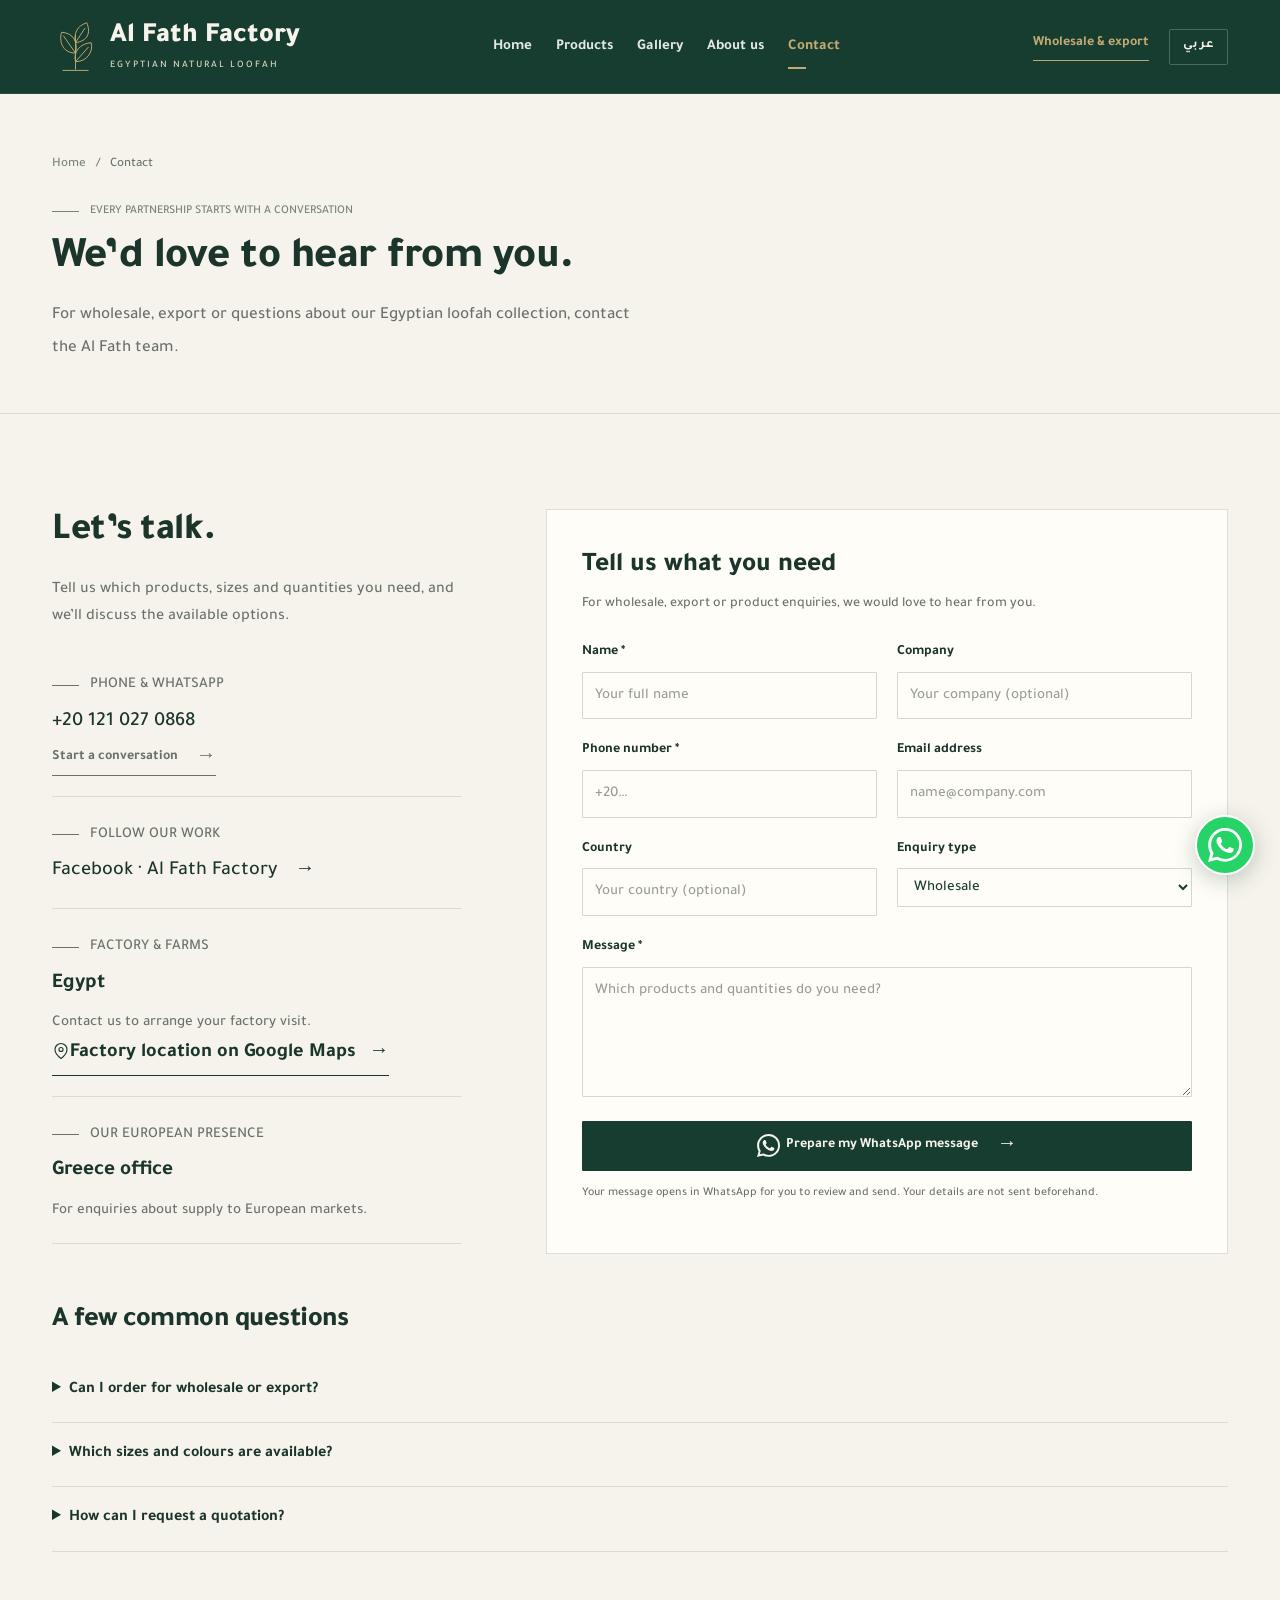
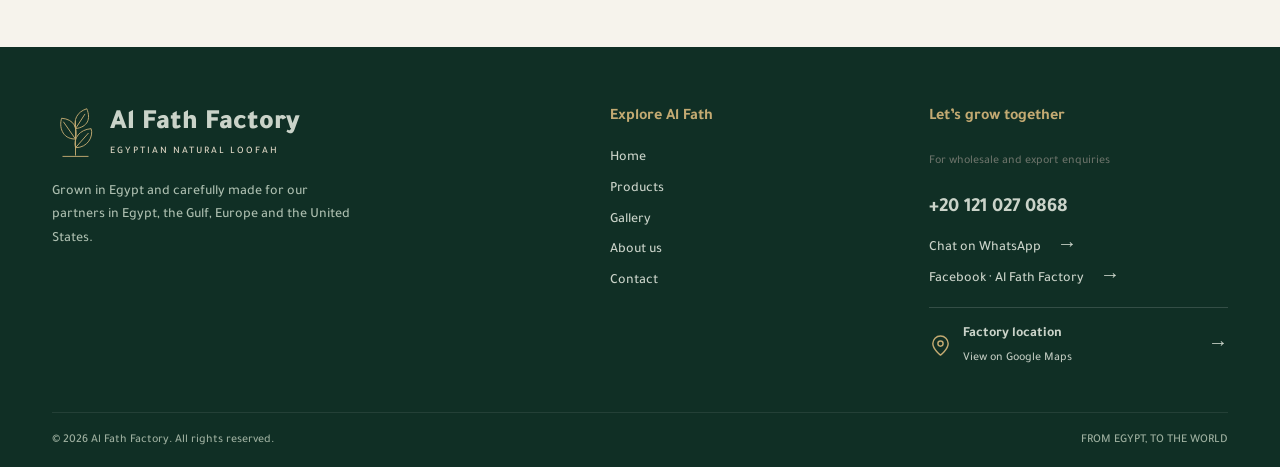
<file: contact.html>
<!doctype html>
<html lang="en" dir="ltr"><head><meta charset="utf-8"><meta name="viewport" content="width=device-width,initial-scale=1">
<title>Contact | Al Fath Factory</title><meta name="description" content="Contact Al Fath Factory for natural loofah wholesale and export enquiries. Discuss models, sizes, finishing and quantities, or find our factory on Google Maps."><link rel="canonical" href="https://aboelazmrh.github.io/al-fath-loofah/contact.html"><link rel="alternate" hreflang="en" href="https://aboelazmrh.github.io/al-fath-loofah/contact.html"><link rel="alternate" hreflang="ar" href="https://aboelazmrh.github.io/al-fath-loofah/ar/contact.html"><link rel="alternate" hreflang="x-default" href="https://aboelazmrh.github.io/al-fath-loofah/contact.html">
<meta name="theme-color" content="#163d30"><meta property="og:type" content="website"><meta property="og:site_name" content="Al Fath Factory"><meta property="og:title" content="Contact | Al Fath Factory"><meta property="og:description" content="Contact Al Fath Factory for natural loofah wholesale and export enquiries. Discuss models, sizes, finishing and quantities, or find our factory on Google Maps."><meta property="og:url" content="https://aboelazmrh.github.io/al-fath-loofah/contact.html"><meta property="og:locale" content="en_US"><meta property="og:locale:alternate" content="ar_EG"><meta property="og:image" content="https://aboelazmrh.github.io/al-fath-loofah/assets/share-cover.jpg"><meta property="og:image:width" content="1200"><meta property="og:image:height" content="630"><meta property="og:image:alt" content="Al Fath Factory — Egyptian natural loofah"><meta name="twitter:card" content="summary_large_image"><meta name="twitter:title" content="Contact | Al Fath Factory"><meta name="twitter:description" content="Contact Al Fath Factory for natural loofah wholesale and export enquiries. Discuss models, sizes, finishing and quantities, or find our factory on Google Maps."><meta name="twitter:image" content="https://aboelazmrh.github.io/al-fath-loofah/assets/share-cover.jpg">
<link rel="icon" type="image/svg+xml" href="assets/favicon.svg"><link rel="preload" href="assets/tajawal-regular.woff" as="font" type="font/woff" crossorigin><link rel="preload" href="assets/tajawal-bold.woff" as="font" type="font/woff" crossorigin><link rel="stylesheet" href="assets/style.css?v=18-featured"><script src="assets/app.js?v=17-mobile" defer></script></head>
<body data-page="contact" data-assets-base="assets/"><a class="skip" href="#main"><span>Skip to content</span></a><header class="site-header"><div class="wrap header-row"><a class="brand" href="index.html" aria-label="Al Fath Factory — Home">
    <svg class="brand-mark" viewbox="0 0 48 60" aria-hidden="true" fill="none" stroke="currentColor" stroke-width="1.1"><path d="M24 56V16M24 37C8 37 5 22 8 13c14 1 19 11 16 24Zm0-12c-2-10 1-19 13-23 5 12 1 21-13 23Zm0 22c14 0 21-13 18-22-13 1-21 11-18 22Z"/><path d="M10 17 24 37M35 8 24 25m15 5L24 47"/><path d="M9 57h30"/></svg>
    <span><strong class="brand-name">Al Fath Factory</strong><span class="brand-sub">EGYPTIAN NATURAL LOOFAH</span></span></a>
    <nav class="main-nav" id="main-nav" aria-label="Main navigation"><a href="index.html"><span>Home</span></a><a href="products.html"><span>Products</span></a><a href="gallery.html"><span>Gallery</span></a><a href="about.html"><span>About us</span></a><a href="contact.html" aria-current="page"><span>Contact</span></a></nav>
    <div class="header-actions"><a class="header-contact" href="contact.html"><span>Wholesale &amp; export</span></a><a class="language" href="ar/contact.html" lang="ar" hreflang="ar" aria-label="التبديل إلى العربية">عربي</a>
    <button class="menu-toggle" type="button" aria-expanded="false" aria-controls="main-nav" aria-label="Open menu"><svg class="icon" viewbox="0 0 24 24" aria-hidden="true"><path d="M3 6h18M3 12h18M3 18h18"/></svg></button></div></div></header><main id="main"><section class="page-heading"><div class="wrap"><div class="breadcrumb"><a href="index.html"><span>Home</span></a><span>/</span><span>Contact</span></div><p class="eyebrow">EVERY PARTNERSHIP STARTS WITH A CONVERSATION</p><h1>We’d love to hear from you.</h1><p class="lead">For wholesale, export or questions about our Egyptian loofah collection, contact the Al Fath team.</p></div></section>
    <section class="section"><div class="wrap contact-grid"><div class="contact-intro"><h2>Let’s talk.</h2><p>Tell us which products, sizes and quantities you need, and we’ll discuss the available options.</p>
    <div class="contact-method"><p class="eyebrow">PHONE &amp; WHATSAPP</p><a href="tel:+201210270868" dir="ltr">+20 121 027 0868</a><p><a class="text-link" href="https://wa.me/201210270868" target="_blank" rel="noopener noreferrer"><span>Start a conversation</span><span class="arrow" aria-hidden="true">←</span></a></p></div>
    <div class="contact-method"><p class="eyebrow">FOLLOW OUR WORK</p><a href="https://www.facebook.com/Silk.loofah" target="_blank" rel="noopener noreferrer"><span>Facebook · Al Fath Factory</span> <span class="arrow" aria-hidden="true">←</span></a></div>
    <div class="contact-method"><p class="eyebrow">FACTORY &amp; FARMS</p><h3>Egypt</h3><p>Contact us to arrange your factory visit.</p><a class="text-link contact-location" href="https://maps.app.goo.gl/ctCwqHVp3RDMitoF6" target="_blank" rel="noopener noreferrer"><svg class="icon" viewbox="0 0 24 24" aria-hidden="true"><path d="M20 10c0 6-8 12-8 12S4 16 4 10a8 8 0 1 1 16 0Z"/><circle cx="12" cy="10" r="2.7"/></svg><span>Factory location on Google Maps</span><span class="arrow" aria-hidden="true">←</span></a></div>
    <div class="contact-method"><p class="eyebrow">OUR EUROPEAN PRESENCE</p><h3>Greece office</h3><p>For enquiries about supply to European markets.</p></div></div><form class="contact-form" id="contact-form"><h3><span>Tell us what you need</span></h3><p class="form-explanation">For wholesale, export or product enquiries, we would love to hear from you.</p>
    <div class="form-grid">
    <div class="field"><label for="contact-name"><span>Name *</span></label><input id="contact-name" name="name" required maxlength="100" autocomplete="name" placeholder="Your full name"></div>
    <div class="field"><label for="contact-company"><span>Company</span></label><input id="contact-company" name="company" maxlength="150" autocomplete="organization" placeholder="Your company (optional)"></div>
    <div class="field"><label for="contact-phone"><span>Phone number *</span></label><input id="contact-phone" name="phone" type="tel" required minlength="7" maxlength="30" autocomplete="tel" placeholder="+20…" dir="ltr"></div>
    <div class="field"><label for="contact-email"><span>Email address</span></label><input id="contact-email" name="email" type="email" maxlength="150" autocomplete="email" placeholder="name@company.com" dir="ltr"></div>
    <div class="field"><label for="contact-country"><span>Country</span></label><input id="contact-country" name="country" maxlength="100" autocomplete="country-name" placeholder="Your country (optional)"></div>
    <div class="field"><label for="contact-subject"><span>Enquiry type</span></label><select id="contact-subject" name="subject"><option value="wholesale">Wholesale</option><option value="export">Export</option><option value="product">Product enquiry</option><option value="other">Other enquiry</option></select></div>
    <div class="field full"><label for="contact-message"><span>Message *</span></label><textarea id="contact-message" name="message" required maxlength="2000" placeholder="Which products and quantities do you need?"></textarea></div></div>
    <button class="button" type="submit"><svg class="icon whatsapp-icon" viewbox="0 0 24 24" aria-hidden="true"><path fill="currentColor" stroke="none" d="M20.52 3.48A11.91 11.91 0 0 0 12.05 0C5.47 0 .11 5.35.11 11.93c0 2.1.55 4.16 1.6 5.97L.01 24l6.26-1.64a11.9 11.9 0 0 0 5.78 1.47h.01C18.64 23.83 24 18.48 24 11.9c0-3.19-1.24-6.18-3.48-8.42Zm-8.47 18.34a9.87 9.87 0 0 1-5.04-1.38l-.36-.21-3.72.98.99-3.63-.24-.37a9.86 9.86 0 0 1-1.51-5.28c0-5.47 4.45-9.92 9.93-9.92a9.85 9.85 0 0 1 7.02 2.91 9.85 9.85 0 0 1 2.9 7.02c0 5.47-4.45 9.92-9.92 9.92Zm5.44-7.43c-.3-.15-1.77-.87-2.04-.97-.28-.1-.48-.15-.68.15-.2.3-.77.97-.95 1.17-.17.2-.35.22-.65.07-.3-.15-1.26-.47-2.4-1.48-.89-.79-1.49-1.77-1.66-2.07-.18-.3-.02-.46.13-.61.14-.14.3-.35.45-.52.15-.18.2-.3.3-.5.1-.2.05-.38-.03-.53-.07-.15-.67-1.62-.92-2.22-.24-.58-.49-.5-.67-.51h-.57c-.2 0-.53.07-.8.37-.28.3-1.05 1.02-1.05 2.49s1.07 2.89 1.22 3.09c.15.2 2.11 3.22 5.12 4.52.72.31 1.28.49 1.72.63.72.23 1.37.2 1.88.12.58-.09 1.77-.73 2.02-1.44.25-.72.25-1.33.18-1.45-.08-.13-.28-.2-.58-.35Z"/></svg><span>Prepare my WhatsApp message</span><span class="arrow" aria-hidden="true">←</span></button>
    <p class="form-hint">Your message opens in WhatsApp for you to review and send. Your details are not sent beforehand.</p>
    <div class="form-status" role="status" aria-live="polite"></div><div class="success-actions" hidden><a class="button outline prepared-link" target="_blank" rel="noopener noreferrer"><span>Open the message in WhatsApp</span><span class="arrow" aria-hidden="true">←</span></a></div></form>
    </div><div class="wrap faq"><h2>A few common questions</h2>
    <details><summary><span>Can I order for wholesale or export?</span></summary><p>Yes, we work with wholesalers and importers. Send us your preferred models, quantities and destination country to discuss the order.</p></details>
    <details><summary><span>Which sizes and colours are available?</span></summary><p>We have a variety of sizes, colours and models. We confirm the available options based on your chosen product and quantity.</p></details>
    <details><summary><span>How can I request a quotation?</span></summary><p>Send us the product type, size, quantity and destination country using the contact form or WhatsApp to discuss your order.</p></details></div></section></main><footer class="site-footer"><div class="wrap"><div class="footer-grid"><div><a class="brand" href="index.html" aria-label="Al Fath Factory — Home">
    <svg class="brand-mark" viewbox="0 0 48 60" aria-hidden="true" fill="none" stroke="currentColor" stroke-width="1.1"><path d="M24 56V16M24 37C8 37 5 22 8 13c14 1 19 11 16 24Zm0-12c-2-10 1-19 13-23 5 12 1 21-13 23Zm0 22c14 0 21-13 18-22-13 1-21 11-18 22Z"/><path d="M10 17 24 37M35 8 24 25m15 5L24 47"/><path d="M9 57h30"/></svg>
    <span><strong class="brand-name">Al Fath Factory</strong><span class="brand-sub">EGYPTIAN NATURAL LOOFAH</span></span></a><p>Grown in Egypt and carefully made for our partners in Egypt, the Gulf, Europe and the United States.</p></div>
    <div><h3 class="footer-title">Explore Al Fath</h3><div class="footer-links"><a href="index.html"><span>Home</span></a><a href="products.html"><span>Products</span></a><a href="gallery.html"><span>Gallery</span></a><a href="about.html"><span>About us</span></a><a href="contact.html"><span>Contact</span></a></div></div>
    <div><h3 class="footer-title">Let’s grow together</h3><span class="small-note">For wholesale and export enquiries</span><a class="footer-contact" href="tel:+201210270868">+20 121 027 0868</a><div class="footer-links"><a href="https://wa.me/201210270868" target="_blank" rel="noopener noreferrer"><span>Chat on WhatsApp</span> <span class="arrow" aria-hidden="true">←</span></a><a href="https://www.facebook.com/Silk.loofah" target="_blank" rel="noopener noreferrer"><span>Facebook · Al Fath Factory</span> <span class="arrow" aria-hidden="true">←</span></a><a class="factory-location" href="https://maps.app.goo.gl/ctCwqHVp3RDMitoF6" target="_blank" rel="noopener noreferrer"><svg class="icon" viewbox="0 0 24 24" aria-hidden="true"><path d="M20 10c0 6-8 12-8 12S4 16 4 10a8 8 0 1 1 16 0Z"/><circle cx="12" cy="10" r="2.7"/></svg><span><strong>Factory location</strong><small>View on Google Maps</small></span><span class="arrow" aria-hidden="true">←</span></a></div></div></div>
    <div class="footer-bottom"><span>© 2026 Al Fath Factory. All rights reserved.</span><span dir="auto">FROM EGYPT, TO THE WORLD</span></div></div></footer>
    <a class="floating-whatsapp" href="https://wa.me/201210270868" target="_blank" rel="noopener noreferrer" aria-label="Chat with Al Fath on WhatsApp"><svg class="icon whatsapp-icon" viewbox="0 0 24 24" aria-hidden="true"><path fill="currentColor" stroke="none" d="M20.52 3.48A11.91 11.91 0 0 0 12.05 0C5.47 0 .11 5.35.11 11.93c0 2.1.55 4.16 1.6 5.97L.01 24l6.26-1.64a11.9 11.9 0 0 0 5.78 1.47h.01C18.64 23.83 24 18.48 24 11.9c0-3.19-1.24-6.18-3.48-8.42Zm-8.47 18.34a9.87 9.87 0 0 1-5.04-1.38l-.36-.21-3.72.98.99-3.63-.24-.37a9.86 9.86 0 0 1-1.51-5.28c0-5.47 4.45-9.92 9.93-9.92a9.85 9.85 0 0 1 7.02 2.91 9.85 9.85 0 0 1 2.9 7.02c0 5.47-4.45 9.92-9.92 9.92Zm5.44-7.43c-.3-.15-1.77-.87-2.04-.97-.28-.1-.48-.15-.68.15-.2.3-.77.97-.95 1.17-.17.2-.35.22-.65.07-.3-.15-1.26-.47-2.4-1.48-.89-.79-1.49-1.77-1.66-2.07-.18-.3-.02-.46.13-.61.14-.14.3-.35.45-.52.15-.18.2-.3.3-.5.1-.2.05-.38-.03-.53-.07-.15-.67-1.62-.92-2.22-.24-.58-.49-.5-.67-.51h-.57c-.2 0-.53.07-.8.37-.28.3-1.05 1.02-1.05 2.49s1.07 2.89 1.22 3.09c.15.2 2.11 3.22 5.12 4.52.72.31 1.28.49 1.72.63.72.23 1.37.2 1.88.12.58-.09 1.77-.73 2.02-1.44.25-.72.25-1.33.18-1.45-.08-.13-.28-.2-.58-.35Z"/></svg></a><dialog class="modal" aria-labelledby="modal-title">
      <button class="modal-close" type="button" aria-label="Close" autofocus>×</button>
      <div class="modal-body">
        <div class="modal-media">
          <img class="modal-image" alt="" decoding="async">
          <button class="gallery-modal-arrow gallery-modal-prev" data-gallery-prev type="button" aria-label="Previous image" hidden><svg class="icon" viewbox="0 0 24 24" aria-hidden="true"><path d="M19 12H5m6-6-6 6 6 6"/></svg></button>
          <button class="gallery-modal-arrow gallery-modal-next" data-gallery-next type="button" aria-label="Next image" hidden><svg class="icon" viewbox="0 0 24 24" aria-hidden="true"><path d="M19 12H5m6-6-6 6 6 6"/></svg></button>
          <span class="gallery-modal-counter" data-gallery-counter aria-live="polite" hidden></span>
        </div>
        <div class="modal-copy">
          <p class="eyebrow modal-kicker"></p>
          <h2 id="modal-title"></h2>
          <p class="modal-description"></p>
          <div class="modal-specs" hidden></div>
          <div class="modal-thumbnails" role="group" aria-label="Product photos" hidden></div>
          <a class="button modal-enquiry" href="contact.html"><span>Enquire about this product</span><span class="arrow" aria-hidden="true">←</span></a>
        </div>
      </div>
    </dialog><script type="application/json" id="product-data">[{"id": "101", "cat": "natural", "ar": "نص كوز لوف خام بحبل", "en": "Half raw loofah with hanging cord", "desc_ar": "نصف كوز من اللوف الطبيعي الخام بطول ١٥ سم، مع حبل للتعليق.", "desc_en": "Half a raw natural loofah, 15 cm long, with a hanging cord.", "photos": [{"image": "products/101-1.webp?v=3", "ar": "نص كوز لوف خام بحبل تعليق", "en": "Half raw loofah with hanging cord"}, {"image": "products/101-2.webp?v=3", "ar": "المقطع الليفي من زاوية مائلة", "en": "Angled view of the fibrous cut end"}, {"image": "products/101-3.webp?v=3", "ar": "الوجه الآخر للوف الطبيعي", "en": "Opposite side of the natural loofah"}], "previous_codes": ["110"], "length_cm": 15}, {"id": "102", "cat": "mitts", "ar": "لوف كف دبل طبيعي", "en": "Double-sided natural loofah mitt", "desc_ar": "كف استحمام يُلبس في اليد، بوجهين من اللوف الطبيعي.", "desc_en": "A bath mitt with natural loofah on both sides.", "photos": [{"image": "products/102-1.webp", "ar": "الوجه الأمامي من اللوف الطبيعي", "en": "Front natural loofah face"}, {"image": "products/102-back.webp", "ar": "الوجه الخلفي من اللوف الطبيعي", "en": "Reverse natural loofah face"}], "length_cm": 20, "width_cm": 16}, {"id": "103", "cat": "natural", "ar": "رول لوف طبيعي", "en": "Natural loofah roll", "desc_ar": "رول لوف طبيعي مناسب لفرك كعب القدمين أثناء الاستحمام.", "desc_en": "A natural loofah roll suitable for scrubbing the heels while bathing.", "photos": [{"image": "products/103-4.webp", "ar": "استخدام رول اللوف الطبيعي على كعب القدم", "en": "Using the natural loofah roll on a heel"}, {"image": "products/103-1.webp", "ar": "الرول في وضع رأسي", "en": "Upright view of the roll"}, {"image": "products/103-2.webp", "ar": "المقطع الدائري للألياف", "en": "Circular fibre cross-section"}, {"image": "products/103-3.webp", "ar": "الرول من الجانب", "en": "Side view of the roll"}], "length_cm": 7}, {"id": "104", "cat": "pads", "ar": "لوف قلب كبير بشكير", "en": "Large heart-shaped terry-backed loofah", "desc_ar": "لوف استحمام كبير على شكل قلب، بظهر بشكير وشريط لتثبيت اليد.", "desc_en": "A large heart-shaped bath loofah with a terry cloth back and a hand strap.", "photos": [{"image": "products/104-1.webp", "ar": "وجه اللوف بالحافة اللبني", "en": "Loofah face with light blue edging"}, {"image": "products/104-2.webp", "ar": "ظهر البشكير اللبني وشريط اليد", "en": "Light blue terry back and hand strap"}], "size_cm": [18, 21], "default_color": "light-blue", "colors": [{"id": "rose", "ar": "روز", "en": "Rose", "hex": "#cf7f87", "image": "products/104-rose.webp", "preview": true}, {"id": "beige", "ar": "بيج", "en": "Beige", "hex": "#ddc6a4", "image": "products/104-beige.webp", "preview": true}, {"id": "blue", "ar": "أزرق", "en": "Blue", "hex": "#526e9d", "image": "products/104-blue.webp", "preview": true}, {"id": "yellow", "ar": "أصفر", "en": "Yellow", "hex": "#e7be40", "image": "products/104-yellow.webp", "preview": true}, {"id": "light-blue", "ar": "لبني", "en": "Light blue", "hex": "#bac4cf", "image": "products/104-2.webp", "preview": false}]}, {"id": "105", "cat": "mitts", "ar": "لوف كف حمصي", "en": "Homsi loofah mitt", "desc_ar": "كف استحمام بوجه من اللوف الطبيعي وظهر حمصي منسوج، يُلبس في اليد.", "desc_en": "A bath mitt with a natural loofah face and a woven Homsi back.", "photos": [{"image": "products/105-1.webp?v=2", "ar": "وجه اللوف لكف الاستحمام الحمصي", "en": "Natural loofah face of the Homsi mitt"}, {"image": "products/105-2.webp?v=2", "ar": "الظهر الحمصي المنسوج", "en": "Woven Homsi back"}], "length_cm": 20, "width_cm": 16, "colors": [{"ar": "حمصي", "en": "Homsi"}], "previous_codes": ["114"]}, {"id": "106", "cat": "kitchen", "ar": "لوف مسطّح بحلقة قماش", "en": "Flat loofah pads with fabric loops", "desc_ar": "لوف طبيعي مسطّح بحلقة قماش، مناسب لغسل الأطباق والحلل ومواعين المطبخ.", "desc_en": "Flat natural loofah pads with fabric loops, suitable for washing dishes, pots and other kitchenware.", "photos": [{"image": "products/106-3.webp", "ar": "غسل حلة باللوف المسطّح بجانب الأطباق", "en": "Washing a pot with the flat loofah pad beside the dishes"}, {"image": "products/106-1.webp", "ar": "سطح اللوف وحلقات التعليق", "en": "Loofah surfaces and hanging loops"}, {"image": "products/106-2.webp", "ar": "القطع من الجانب", "en": "Side view of the pads"}]}, {"id": "107", "cat": "mitts", "ar": "لوف كف بشكير", "en": "Terry-backed loofah mitt", "desc_ar": "كف استحمام بوجه من اللوف الطبيعي وظهر بشكير، مع فتحة لإدخال اليد.", "desc_en": "A bath mitt with a natural loofah face, a terry cloth back and an opening for the hand.", "photos": [{"image": "products/107-rose.webp", "ar": "لوف كف بشكير باللون الروز", "en": "Terry-backed loofah mitt in rose"}], "length_cm": 20, "width_cm": 16, "default_color": "rose", "colors": [{"id": "rose", "ar": "روز", "en": "Rose", "hex": "#cf7f87", "image": "products/107-rose.webp", "preview": true}, {"id": "brown", "ar": "بني", "en": "Brown", "hex": "#a48660", "image": "products/107-brown.webp", "preview": true}, {"id": "yellow", "ar": "أصفر", "en": "Yellow", "hex": "#e7be40", "image": "products/107-yellow.webp", "preview": true}]}, {"id": "108", "cat": "pads", "ar": "لوف بيضاوي بشكير", "en": "Oval terry-backed bath loofah", "desc_ar": "لوف استحمام بيضاوي مناسب للأطفال، بوجه من اللوف الطبيعي وظهر بشكير وشريط لتثبيت اليد.", "desc_en": "An oval bath loofah for children, with a natural loofah face, a terry cloth back and a hand strap.", "photos": [{"image": "products/108-1.webp", "ar": "وجه اللوف بالحافة الوردية", "en": "Loofah face with pink edging"}, {"image": "products/108-2.webp", "ar": "الظهر الوردي وشريط اليد", "en": "Pink fabric back and hand strap"}], "length_cm": 17, "width_cm": 13, "default_color": "rose", "colors": [{"id": "rose", "ar": "روز", "en": "Rose", "hex": "#cf7f87", "image": "products/108-2.webp", "preview": false}, {"id": "beige", "ar": "بيج", "en": "Beige", "hex": "#ddc6a4", "image": "products/108-beige.webp", "preview": true}, {"id": "blue", "ar": "أزرق", "en": "Blue", "hex": "#526e9d", "image": "products/108-blue.webp", "preview": true}, {"id": "yellow", "ar": "أصفر", "en": "Yellow", "hex": "#e7be40", "image": "products/108-yellow.webp", "preview": true}, {"id": "light-blue", "ar": "لبني", "en": "Light blue", "hex": "#bac4cf", "image": "products/108-light-blue.webp", "preview": true}]}, {"id": "109", "cat": "back", "ar": "لوف طويل للظهر بشكير", "en": "Long terry-backed loofah back scrubber", "desc_ar": "لوف طويل مخصّص للظهر، بوجه من اللوف الطبيعي وظهر بشكير وحبلين للإمساك.", "desc_en": "A long back scrubber with a natural loofah face, a terry cloth back and two cords to hold.", "photos": [{"image": "products/109-1.webp", "ar": "وجه اللوف والحبلان الأزرقان", "en": "Loofah face with blue cords"}, {"image": "products/109-2.webp", "ar": "الظهر القماشي الأزرق", "en": "Blue fabric back"}, {"image": "products/109-3.webp", "ar": "الزاوية الجانبية للوف الظهر وظهر البشكير", "en": "Side view of the back scrubber and its terry cloth backing"}], "length_cm": 32, "width_cm": 11, "previous_codes": ["113"]}, {"id": "110", "cat": "pads", "ar": "لوف استحمام بيضاوي حمصي", "en": "Homsi oval bath loofah", "desc_ar": "لوف استحمام بيضاوي بوجه من اللوف الطبيعي وظهر حمصي منسوج مع شريط لليد وحلقة للتعليق.", "desc_en": "An oval bath pad with a natural loofah face, a woven Homsi back, a hand strap and a hanging loop.", "photos": [{"image": "products/111-1.webp", "ar": "وجه اللوف وحلقة التعليق", "en": "Loofah face and hanging loop"}, {"image": "products/111-2.webp", "ar": "الظهر الأصفر وشريط اليد", "en": "Yellow woven back and hand strap"}], "length_cm": 17, "width_cm": 15, "previous_codes": ["111"]}, {"id": "111", "cat": "back", "ar": "لوف طويل حمصي سوري", "en": "Long Syrian-style Homsi loofah", "desc_ar": "لوف طويل من موديل حمصي سوري، بوجه ليفي وظهر أصفر منسوج وحبلين للإمساك.", "desc_en": "A long Syrian-style Homsi loofah with a fibrous face, a woven yellow back and two cords to hold.", "photos": [{"image": "products/112-1.webp", "ar": "وجه اللوف والحبلان الأصفران", "en": "Loofah face with yellow cords"}, {"image": "products/112-2.webp", "ar": "الظهر الأصفر المنسوج", "en": "Yellow woven back"}], "length_cm": 32, "width_cm": 12, "previous_codes": ["112"]}, {"id": "112", "cat": "mitts", "ar": "لوف كف بإصبع", "en": "Thumb loofah mitt", "desc_ar": "كف استحمام بوجه من اللوف الطبيعي وفتحة للإبهام وظهر قماشي.", "desc_en": "A bath mitt with a natural loofah face, a thumb opening and a fabric back.", "photos": [{"image": "products/115-1.webp", "ar": "الوجه الليفي وتصميم الإبهام", "en": "Loofah face and thumb shape"}, {"image": "products/115-2.webp", "ar": "الظهر القماشي الأزرق", "en": "Blue fabric side"}], "length_cm": 21, "width_cm": 18, "previous_codes": ["115"]}, {"id": "113", "cat": "pads", "ar": "لوف مضرب بشكير", "en": "Terry-backed loofah paddle", "desc_ar": "لوف استحمام على شكل مضرب، بوجه من اللوف الطبيعي وظهر بشكير ومقبض.", "desc_en": "A paddle-shaped bath scrubber with a natural loofah face, a terry cloth back and a handle.", "photos": [{"image": "products/116-1.webp", "ar": "وجه اللوف والمقبض", "en": "Loofah face and handle"}, {"image": "products/116-2.webp", "ar": "الوجه القماشي الخلفي", "en": "Fabric back of the paddle"}], "previous_codes": ["116"]}, {"id": "114", "cat": "back", "ar": "لوف مقبض بشكير", "en": "Terry-backed loofah strap with handles", "desc_ar": "شريط لوف طويل للظهر، بوجه من اللوف الطبيعي وظهر بشكير ومقبضين.", "desc_en": "A long back scrubber with a natural loofah face, a terry cloth back and two handles.", "photos": [{"image": "products/117-1.webp", "ar": "وجه اللوف والمقابض", "en": "Loofah face and handles"}, {"image": "products/117-2.webp", "ar": "الحزام مفرودًا من جهة القماش", "en": "Extended belt showing the fabric side"}, {"image": "products/117-3.webp", "ar": "الحزام مطويًا وتفاصيل المقابض", "en": "Folded belt and handle detail"}], "length_cm": 80, "width_cm": 11, "previous_codes": ["117"]}, {"id": "115", "cat": "natural", "ar": "كوز لوف خام", "en": "Whole raw natural loofah", "desc_ar": "كوز كامل من اللوف الطبيعي الخام.", "desc_en": "A whole, raw natural loofah.", "photos": [{"image": "products/118-1-uncorded.webp", "ar": "الكوز الكامل من الأمام", "en": "Front view of the whole loofah"}, {"image": "products/118-2-uncorded.webp", "ar": "الكوز الكامل من الجانب", "en": "Side view of the whole loofah"}, {"image": "products/118-3-uncorded.webp", "ar": "لقطة قريبة لألياف اللوف الطبيعي", "en": "Close-up of the natural loofah fibres"}], "length_cm": 55, "previous_codes": ["118"]}, {"id": "116", "cat": "mitts", "ar": "كف سوري بلسان", "en": "Syrian loofah mitt with extended cuff", "desc_ar": "كف استحمام سوري بلسان عند المعصم، بوجه من اللوف الطبيعي ووجه حمصي منسوج.", "desc_en": "A Syrian bath mitt with an extended cuff, a natural loofah face and a woven Homsi face.", "photos": [{"image": "products/119-1.webp", "ar": "وجه اللوف الطبيعي واللسان عند المعصم", "en": "Natural loofah face and extended cuff"}, {"image": "products/119-2.webp", "ar": "الوجه الحمصي المنسوج", "en": "Woven Homsi face"}], "length_cm": 25, "width_cm": 16, "previous_codes": ["119"]}]</script><script type="application/json" id="destination-data">[{"id": "italy", "ar": "إيطاليا", "en": "Italy", "code": "IT", "region": "europe", "lon": 12.6, "lat": 42.5, "label": [526, 173], "bend": -38}, {"id": "france", "ar": "فرنسا", "en": "France", "code": "FR", "region": "europe", "lon": 2.2, "lat": 46.6, "label": [457, 143], "bend": -68}, {"id": "belgium", "ar": "بلجيكا", "en": "Belgium", "code": "BE", "region": "europe", "lon": 4.5, "lat": 50.8, "label": [470, 112], "bend": -87}, {"id": "netherlands", "ar": "هولندا", "en": "Netherlands", "code": "NL", "region": "europe", "lon": 5.3, "lat": 52.1, "label": [535, 85], "bend": -106}, {"id": "usa", "ar": "أمريكا", "en": "United States", "code": "US", "region": "america", "lon": -98.6, "lat": 39.8, "label": [238, 181], "bend": -156}, {"id": "saudi", "ar": "السعودية", "en": "Saudi Arabia", "code": "SA", "region": "middleeast", "lon": 44.4, "lat": 24.0, "label": [617, 220], "bend": -47}, {"id": "uae", "ar": "الإمارات", "en": "UAE", "code": "AE", "region": "middleeast", "lon": 54.4, "lat": 24.45, "label": [695, 207], "bend": 58}, {"id": "bahrain", "ar": "البحرين", "en": "Bahrain", "code": "BH", "region": "middleeast", "lon": 50.55, "lat": 26.1, "label": [684, 171], "bend": 19}, {"id": "jordan", "ar": "الأردن", "en": "Jordan", "code": "JO", "region": "middleeast", "lon": 35.9, "lat": 31.2, "label": [582, 156], "bend": -32}, {"id": "greece", "ar": "مكتب اليونان", "en": "Greece office", "code": "GR", "region": "greece", "lon": 23.7, "lat": 37.98, "label": [616, 123], "bend": -69}]</script></body></html>
</file>
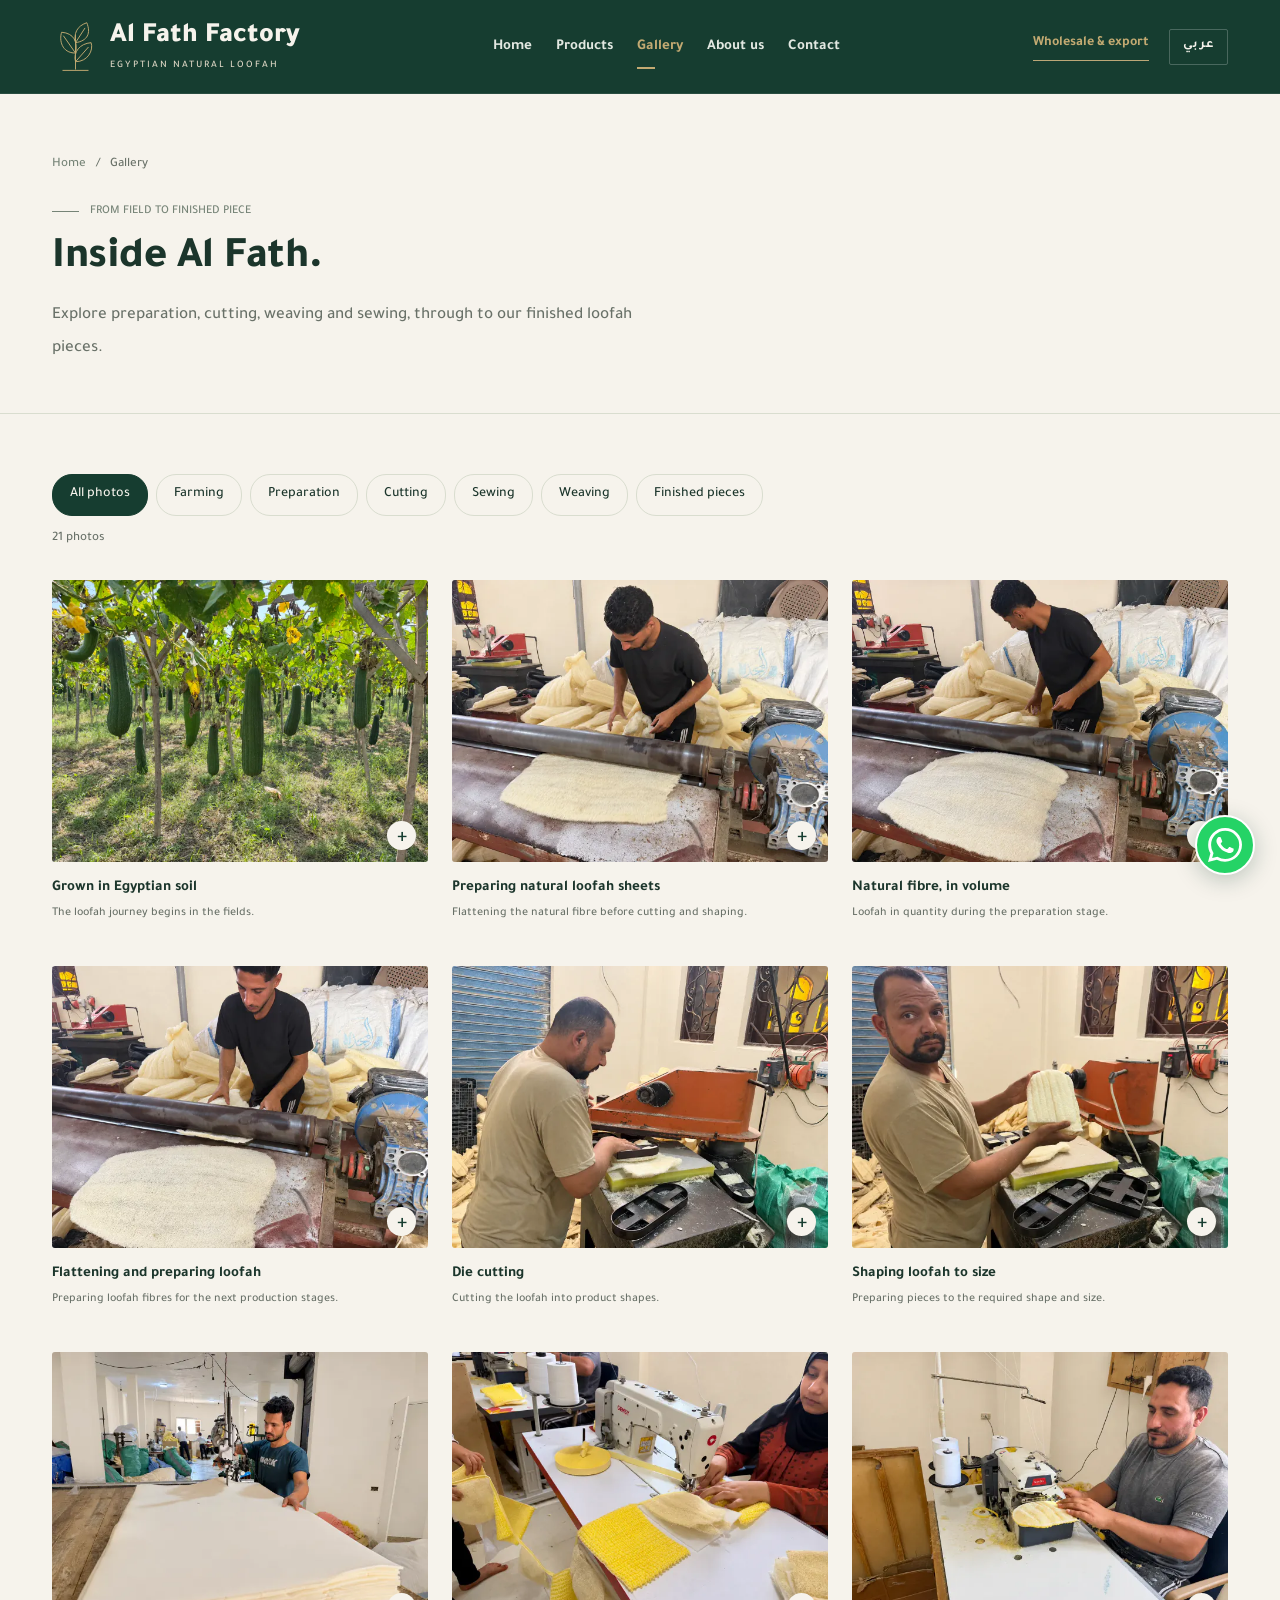
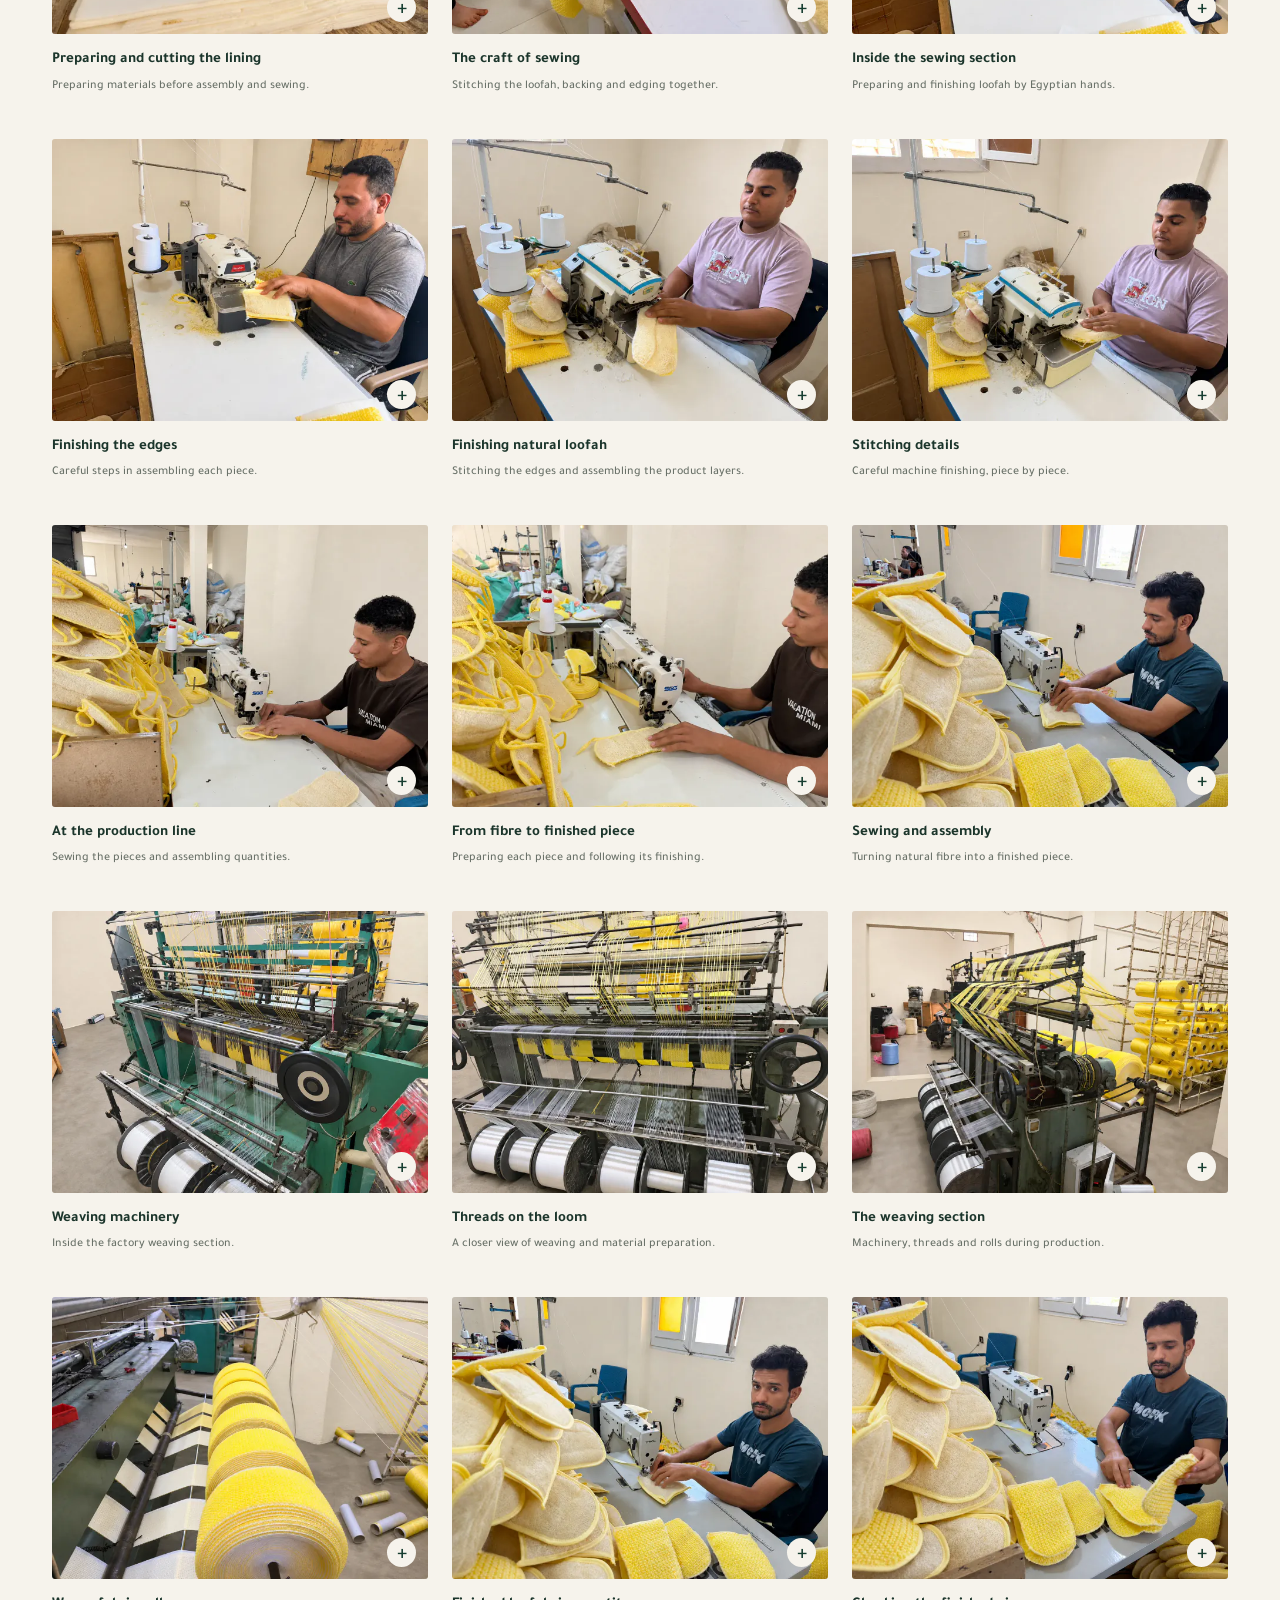
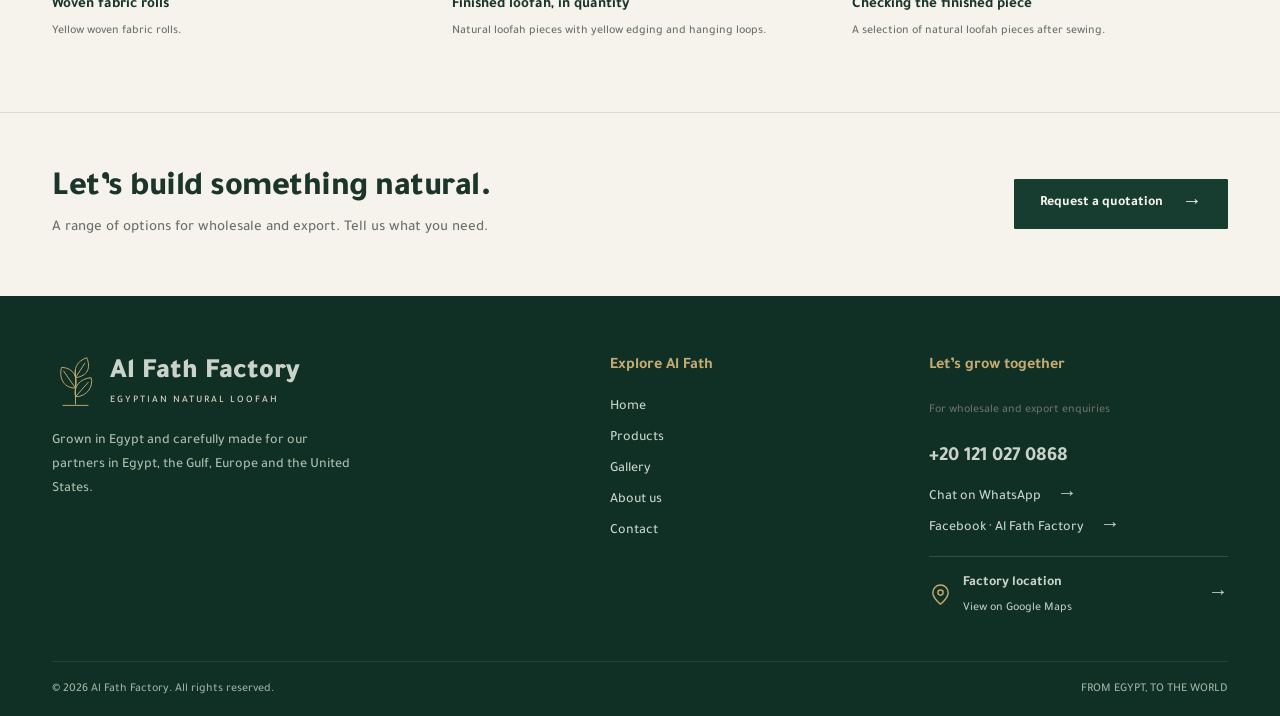
<file: gallery.html>
<!doctype html>
<html lang="en" dir="ltr"><head><meta charset="utf-8"><meta name="viewport" content="width=device-width,initial-scale=1">
<title>Gallery | Al Fath Factory</title><meta name="description" content="Explore Al Fath Factory photographs: Egyptian loofah farming, fibre preparation, cutting, weaving, sewing and finished products."><link rel="canonical" href="https://aboelazmrh.github.io/al-fath-loofah/gallery.html"><link rel="alternate" hreflang="en" href="https://aboelazmrh.github.io/al-fath-loofah/gallery.html"><link rel="alternate" hreflang="ar" href="https://aboelazmrh.github.io/al-fath-loofah/ar/gallery.html"><link rel="alternate" hreflang="x-default" href="https://aboelazmrh.github.io/al-fath-loofah/gallery.html">
<meta name="theme-color" content="#163d30"><meta property="og:type" content="website"><meta property="og:site_name" content="Al Fath Factory"><meta property="og:title" content="Gallery | Al Fath Factory"><meta property="og:description" content="Explore Al Fath Factory photographs: Egyptian loofah farming, fibre preparation, cutting, weaving, sewing and finished products."><meta property="og:url" content="https://aboelazmrh.github.io/al-fath-loofah/gallery.html"><meta property="og:locale" content="en_US"><meta property="og:locale:alternate" content="ar_EG"><meta property="og:image" content="https://aboelazmrh.github.io/al-fath-loofah/assets/share-cover.jpg"><meta property="og:image:width" content="1200"><meta property="og:image:height" content="630"><meta property="og:image:alt" content="Al Fath Factory — Egyptian natural loofah"><meta name="twitter:card" content="summary_large_image"><meta name="twitter:title" content="Gallery | Al Fath Factory"><meta name="twitter:description" content="Explore Al Fath Factory photographs: Egyptian loofah farming, fibre preparation, cutting, weaving, sewing and finished products."><meta name="twitter:image" content="https://aboelazmrh.github.io/al-fath-loofah/assets/share-cover.jpg">
<link rel="icon" type="image/svg+xml" href="assets/favicon.svg"><link rel="preload" href="assets/tajawal-regular.woff" as="font" type="font/woff" crossorigin><link rel="preload" href="assets/tajawal-bold.woff" as="font" type="font/woff" crossorigin><link rel="stylesheet" href="assets/style.css?v=18-featured"><script src="assets/app.js?v=17-mobile" defer></script></head>
<body data-page="gallery" data-assets-base="assets/"><a class="skip" href="#main"><span>Skip to content</span></a><header class="site-header"><div class="wrap header-row"><a class="brand" href="index.html" aria-label="Al Fath Factory — Home">
    <svg class="brand-mark" viewbox="0 0 48 60" aria-hidden="true" fill="none" stroke="currentColor" stroke-width="1.1"><path d="M24 56V16M24 37C8 37 5 22 8 13c14 1 19 11 16 24Zm0-12c-2-10 1-19 13-23 5 12 1 21-13 23Zm0 22c14 0 21-13 18-22-13 1-21 11-18 22Z"/><path d="M10 17 24 37M35 8 24 25m15 5L24 47"/><path d="M9 57h30"/></svg>
    <span><strong class="brand-name">Al Fath Factory</strong><span class="brand-sub">EGYPTIAN NATURAL LOOFAH</span></span></a>
    <nav class="main-nav" id="main-nav" aria-label="Main navigation"><a href="index.html"><span>Home</span></a><a href="products.html"><span>Products</span></a><a href="gallery.html" aria-current="page"><span>Gallery</span></a><a href="about.html"><span>About us</span></a><a href="contact.html"><span>Contact</span></a></nav>
    <div class="header-actions"><a class="header-contact" href="contact.html"><span>Wholesale &amp; export</span></a><a class="language" href="ar/gallery.html" lang="ar" hreflang="ar" aria-label="التبديل إلى العربية">عربي</a>
    <button class="menu-toggle" type="button" aria-expanded="false" aria-controls="main-nav" aria-label="Open menu"><svg class="icon" viewbox="0 0 24 24" aria-hidden="true"><path d="M3 6h18M3 12h18M3 18h18"/></svg></button></div></div></header><main id="main"><section class="page-heading"><div class="wrap"><div class="breadcrumb"><a href="index.html"><span>Home</span></a><span>/</span><span>Gallery</span></div><p class="eyebrow">FROM FIELD TO FINISHED PIECE</p><h1>Inside Al Fath.</h1><p class="lead">Explore preparation, cutting, weaving and sewing, through to our finished loofah pieces.</p></div></section><section class="section small"><div class="wrap"><div class="filter-bar gallery-filters" role="group" aria-label="Production stages"><button class="filter-button gallery-filter" type="button" data-gallery-filter="all" aria-pressed="true"><span>All photos</span></button><button class="filter-button gallery-filter" type="button" data-gallery-filter="farm" aria-pressed="false"><span>Farming</span></button><button class="filter-button gallery-filter" type="button" data-gallery-filter="preparation" aria-pressed="false"><span>Preparation</span></button><button class="filter-button gallery-filter" type="button" data-gallery-filter="cutting" aria-pressed="false"><span>Cutting</span></button><button class="filter-button gallery-filter" type="button" data-gallery-filter="sewing" aria-pressed="false"><span>Sewing</span></button><button class="filter-button gallery-filter" type="button" data-gallery-filter="weaving" aria-pressed="false"><span>Weaving</span></button><button class="filter-button gallery-filter" type="button" data-gallery-filter="products" aria-pressed="false"><span>Finished pieces</span></button></div><p class="gallery-result" aria-live="polite"><span data-gallery-count>21</span> <span>photos</span></p><div class="gallery-grid"><button class="gallery-card reveal" data-gallery-category="farm" data-gallery-src="assets/journey-farm.webp?v=2f62a108b720" data-title-ar="من أرض مصرية" data-title-en="Grown in Egyptian soil" data-description-ar="من زراعة اللوف تبدأ الحكاية." data-description-en="The loofah journey begins in the fields." type="button" aria-label="Grown in Egyptian soil — enlarge image"><span class="gallery-image-wrap"><img src="assets/journey-farm-thumb.webp?v=2f62a108b720" alt="Grown in Egyptian soil" width="1600" height="1200" loading="lazy" decoding="async"><span class="gallery-zoom" aria-hidden="true">+</span></span><span class="gallery-caption"><span>Grown in Egyptian soil</span><small>The loofah journey begins in the fields.</small></span></button><button class="gallery-card reveal" data-gallery-category="preparation" data-gallery-src="assets/factory-13.webp" data-title-ar="تجهيز شرائح اللوف الطبيعي" data-title-en="Preparing natural loofah sheets" data-description-ar="فرد الخامة الطبيعية قبل القص والتشكيل." data-description-en="Flattening the natural fibre before cutting and shaping." type="button" aria-label="Preparing natural loofah sheets — enlarge image"><span class="gallery-image-wrap"><img src="assets/factory-13-thumb.webp" alt="Preparing natural loofah sheets" width="1600" height="1200" loading="lazy" decoding="async"><span class="gallery-zoom" aria-hidden="true">+</span></span><span class="gallery-caption"><span>Preparing natural loofah sheets</span><small>Flattening the natural fibre before cutting and shaping.</small></span></button><button class="gallery-card reveal" data-gallery-category="preparation" data-gallery-src="assets/factory-14.webp" data-title-ar="خامة طبيعية بكميات كبيرة" data-title-en="Natural fibre, in volume" data-description-ar="كميات من اللوف خلال مرحلة التجهيز." data-description-en="Loofah in quantity during the preparation stage." type="button" aria-label="Natural fibre, in volume — enlarge image"><span class="gallery-image-wrap"><img src="assets/factory-14-thumb.webp" alt="Natural fibre, in volume" width="1600" height="1200" loading="lazy" decoding="async"><span class="gallery-zoom" aria-hidden="true">+</span></span><span class="gallery-caption"><span>Natural fibre, in volume</span><small>Loofah in quantity during the preparation stage.</small></span></button><button class="gallery-card reveal" data-gallery-category="preparation" data-gallery-src="assets/factory-09.webp" data-title-ar="فرد اللوف وتجهيزه" data-title-en="Flattening and preparing loofah" data-description-ar="تجهيز ألياف اللوف للمراحل التالية." data-description-en="Preparing loofah fibres for the next production stages." type="button" aria-label="Flattening and preparing loofah — enlarge image"><span class="gallery-image-wrap"><img src="assets/factory-09-thumb.webp" alt="Flattening and preparing loofah" width="1600" height="1200" loading="lazy" decoding="async"><span class="gallery-zoom" aria-hidden="true">+</span></span><span class="gallery-caption"><span>Flattening and preparing loofah</span><small>Preparing loofah fibres for the next production stages.</small></span></button><button class="gallery-card reveal" data-gallery-category="cutting" data-gallery-src="assets/factory-16.webp" data-title-ar="القص بالاسطمبة" data-title-en="Die cutting" data-description-ar="قص اللوف وتجهيز أشكال المنتج." data-description-en="Cutting the loofah into product shapes." type="button" aria-label="Die cutting — enlarge image"><span class="gallery-image-wrap"><img src="assets/factory-16-thumb.webp" alt="Die cutting" width="1600" height="1200" loading="lazy" decoding="async"><span class="gallery-zoom" aria-hidden="true">+</span></span><span class="gallery-caption"><span>Die cutting</span><small>Cutting the loofah into product shapes.</small></span></button><button class="gallery-card reveal" data-gallery-category="cutting" data-gallery-src="assets/factory-15.webp" data-title-ar="تشكيل اللوف بالمقاسات" data-title-en="Shaping loofah to size" data-description-ar="تجهيز القطع وفق الشكل والمقاس المطلوب." data-description-en="Preparing pieces to the required shape and size." type="button" aria-label="Shaping loofah to size — enlarge image"><span class="gallery-image-wrap"><img src="assets/factory-15-thumb.webp" alt="Shaping loofah to size" width="1600" height="1200" loading="lazy" decoding="async"><span class="gallery-zoom" aria-hidden="true">+</span></span><span class="gallery-caption"><span>Shaping loofah to size</span><small>Preparing pieces to the required shape and size.</small></span></button><button class="gallery-card reveal" data-gallery-category="cutting" data-gallery-src="assets/factory-01.webp" data-title-ar="قص البطانة وتجهيزها" data-title-en="Preparing and cutting the lining" data-description-ar="تجهيز الخامات قبل التجميع والخياطة." data-description-en="Preparing materials before assembly and sewing." type="button" aria-label="Preparing and cutting the lining — enlarge image"><span class="gallery-image-wrap"><img src="assets/factory-01-thumb.webp" alt="Preparing and cutting the lining" width="1600" height="1200" loading="lazy" decoding="async"><span class="gallery-zoom" aria-hidden="true">+</span></span><span class="gallery-caption"><span>Preparing and cutting the lining</span><small>Preparing materials before assembly and sewing.</small></span></button><button class="gallery-card reveal" data-gallery-category="sewing" data-gallery-src="assets/factory-07.webp" data-title-ar="حِرفة الخياطة" data-title-en="The craft of sewing" data-description-ar="خياطة اللوف مع البطانة والحواف." data-description-en="Stitching the loofah, backing and edging together." type="button" aria-label="The craft of sewing — enlarge image"><span class="gallery-image-wrap"><img src="assets/factory-07-thumb.webp" alt="The craft of sewing" width="1600" height="1200" loading="lazy" decoding="async"><span class="gallery-zoom" aria-hidden="true">+</span></span><span class="gallery-caption"><span>The craft of sewing</span><small>Stitching the loofah, backing and edging together.</small></span></button><button class="gallery-card reveal" data-gallery-category="sewing" data-gallery-src="assets/factory-08.webp" data-title-ar="من داخل قسم الخياطة" data-title-en="Inside the sewing section" data-description-ar="تجهيز وتشطيب قطع اللوف بأيدٍ مصرية." data-description-en="Preparing and finishing loofah by Egyptian hands." type="button" aria-label="Inside the sewing section — enlarge image"><span class="gallery-image-wrap"><img src="assets/factory-08-thumb.webp" alt="Inside the sewing section" width="1600" height="1200" loading="lazy" decoding="async"><span class="gallery-zoom" aria-hidden="true">+</span></span><span class="gallery-caption"><span>Inside the sewing section</span><small>Preparing and finishing loofah by Egyptian hands.</small></span></button><button class="gallery-card reveal" data-gallery-category="sewing" data-gallery-src="assets/factory-10.webp" data-title-ar="تشطيب الحواف" data-title-en="Finishing the edges" data-description-ar="خطوات دقيقة في تجميع المنتج." data-description-en="Careful steps in assembling each piece." type="button" aria-label="Finishing the edges — enlarge image"><span class="gallery-image-wrap"><img src="assets/factory-10-thumb.webp" alt="Finishing the edges" width="1600" height="1200" loading="lazy" decoding="async"><span class="gallery-zoom" aria-hidden="true">+</span></span><span class="gallery-caption"><span>Finishing the edges</span><small>Careful steps in assembling each piece.</small></span></button><button class="gallery-card reveal" data-gallery-category="sewing" data-gallery-src="assets/factory-02.webp" data-title-ar="تشطيب اللوف الطبيعي" data-title-en="Finishing natural loofah" data-description-ar="خياطة الحواف وتجميع طبقات المنتج." data-description-en="Stitching the edges and assembling the product layers." type="button" aria-label="Finishing natural loofah — enlarge image"><span class="gallery-image-wrap"><img src="assets/factory-02-thumb.webp" alt="Finishing natural loofah" width="1600" height="1200" loading="lazy" decoding="async"><span class="gallery-zoom" aria-hidden="true">+</span></span><span class="gallery-caption"><span>Finishing natural loofah</span><small>Stitching the edges and assembling the product layers.</small></span></button><button class="gallery-card reveal" data-gallery-category="sewing" data-gallery-src="assets/factory-03.webp" data-title-ar="تفاصيل الخياطة" data-title-en="Stitching details" data-description-ar="العناية بتشطيب كل قطعة على الماكينة." data-description-en="Careful machine finishing, piece by piece." type="button" aria-label="Stitching details — enlarge image"><span class="gallery-image-wrap"><img src="assets/factory-03-thumb.webp" alt="Stitching details" width="1600" height="1200" loading="lazy" decoding="async"><span class="gallery-zoom" aria-hidden="true">+</span></span><span class="gallery-caption"><span>Stitching details</span><small>Careful machine finishing, piece by piece.</small></span></button><button class="gallery-card reveal" data-gallery-category="sewing" data-gallery-src="assets/factory-11.webp" data-title-ar="العمل على خط الإنتاج" data-title-en="At the production line" data-description-ar="خياطة القطع وتجميع الكميات." data-description-en="Sewing the pieces and assembling quantities." type="button" aria-label="At the production line — enlarge image"><span class="gallery-image-wrap"><img src="assets/factory-11-thumb.webp" alt="At the production line" width="1600" height="1200" loading="lazy" decoding="async"><span class="gallery-zoom" aria-hidden="true">+</span></span><span class="gallery-caption"><span>At the production line</span><small>Sewing the pieces and assembling quantities.</small></span></button><button class="gallery-card reveal" data-gallery-category="sewing" data-gallery-src="assets/factory-12.webp" data-title-ar="من اللوف إلى المنتج" data-title-en="From fibre to finished piece" data-description-ar="تجهيز القطع ومتابعة التشطيب." data-description-en="Preparing each piece and following its finishing." type="button" aria-label="From fibre to finished piece — enlarge image"><span class="gallery-image-wrap"><img src="assets/factory-12-thumb.webp" alt="From fibre to finished piece" width="1600" height="1200" loading="lazy" decoding="async"><span class="gallery-zoom" aria-hidden="true">+</span></span><span class="gallery-caption"><span>From fibre to finished piece</span><small>Preparing each piece and following its finishing.</small></span></button><button class="gallery-card reveal" data-gallery-category="sewing" data-gallery-src="assets/factory-05.webp" data-title-ar="الخياطة والتجميع" data-title-en="Sewing and assembly" data-description-ar="من الخامة الطبيعية إلى قطعة مجهّزة للاستخدام." data-description-en="Turning natural fibre into a finished piece." type="button" aria-label="Sewing and assembly — enlarge image"><span class="gallery-image-wrap"><img src="assets/factory-05-thumb.webp" alt="Sewing and assembly" width="1600" height="1200" loading="lazy" decoding="async"><span class="gallery-zoom" aria-hidden="true">+</span></span><span class="gallery-caption"><span>Sewing and assembly</span><small>Turning natural fibre into a finished piece.</small></span></button><button class="gallery-card reveal" data-gallery-category="weaving" data-gallery-src="assets/factory-17.webp" data-title-ar="ماكينات النسيج" data-title-en="Weaving machinery" data-description-ar="من داخل قسم النسيج بالمصنع." data-description-en="Inside the factory weaving section." type="button" aria-label="Weaving machinery — enlarge image"><span class="gallery-image-wrap"><img src="assets/factory-17-thumb.webp" alt="Weaving machinery" width="1600" height="1200" loading="lazy" decoding="async"><span class="gallery-zoom" aria-hidden="true">+</span></span><span class="gallery-caption"><span>Weaving machinery</span><small>Inside the factory weaving section.</small></span></button><button class="gallery-card reveal" data-gallery-category="weaving" data-gallery-src="assets/factory-18.webp" data-title-ar="الخيوط أثناء النسيج" data-title-en="Threads on the loom" data-description-ar="تفاصيل تشغيل النسيج وتجهيز الخامات." data-description-en="A closer view of weaving and material preparation." type="button" aria-label="Threads on the loom — enlarge image"><span class="gallery-image-wrap"><img src="assets/factory-18-thumb.webp" alt="Threads on the loom" width="1600" height="1200" loading="lazy" decoding="async"><span class="gallery-zoom" aria-hidden="true">+</span></span><span class="gallery-caption"><span>Threads on the loom</span><small>A closer view of weaving and material preparation.</small></span></button><button class="gallery-card reveal" data-gallery-category="weaving" data-gallery-src="assets/factory-19.webp?v=9" data-title-ar="قسم النسيج" data-title-en="The weaving section" data-description-ar="ماكينات وخيوط ورولات خلال مرحلة التصنيع." data-description-en="Machinery, threads and rolls during production." type="button" aria-label="The weaving section — enlarge image"><span class="gallery-image-wrap"><img src="assets/factory-19-thumb.webp" alt="The weaving section" width="1600" height="1200" loading="lazy" decoding="async"><span class="gallery-zoom" aria-hidden="true">+</span></span><span class="gallery-caption"><span>The weaving section</span><small>Machinery, threads and rolls during production.</small></span></button><button class="gallery-card reveal" data-gallery-category="weaving" data-gallery-src="assets/factory-20.webp" data-title-ar="رولات النسيج" data-title-en="Woven fabric rolls" data-description-ar="رولات خامات النسيج باللون الأصفر." data-description-en="Yellow woven fabric rolls." type="button" aria-label="Woven fabric rolls — enlarge image"><span class="gallery-image-wrap"><img src="assets/factory-20-thumb.webp" alt="Woven fabric rolls" width="1600" height="1200" loading="lazy" decoding="async"><span class="gallery-zoom" aria-hidden="true">+</span></span><span class="gallery-caption"><span>Woven fabric rolls</span><small>Yellow woven fabric rolls.</small></span></button><button class="gallery-card reveal" data-gallery-category="products" data-gallery-src="assets/factory-04.webp" data-title-ar="كميات من اللوف بعد التشطيب" data-title-en="Finished loofah, in quantity" data-description-ar="قطع لوف طبيعي بحواف صفراء وحلقات تعليق." data-description-en="Natural loofah pieces with yellow edging and hanging loops." type="button" aria-label="Finished loofah, in quantity — enlarge image"><span class="gallery-image-wrap"><img src="assets/factory-04-thumb.webp" alt="Finished loofah, in quantity" width="1600" height="1200" loading="lazy" decoding="async"><span class="gallery-zoom" aria-hidden="true">+</span></span><span class="gallery-caption"><span>Finished loofah, in quantity</span><small>Natural loofah pieces with yellow edging and hanging loops.</small></span></button><button class="gallery-card reveal" data-gallery-category="products" data-gallery-src="assets/factory-06.webp" data-title-ar="مراجعة المنتج النهائي" data-title-en="Checking the finished piece" data-description-ar="تشكيلات من اللوف الطبيعي بعد الخياطة." data-description-en="A selection of natural loofah pieces after sewing." type="button" aria-label="Checking the finished piece — enlarge image"><span class="gallery-image-wrap"><img src="assets/factory-06-thumb.webp" alt="Checking the finished piece" width="1600" height="1200" loading="lazy" decoding="async"><span class="gallery-zoom" aria-hidden="true">+</span></span><span class="gallery-caption"><span>Checking the finished piece</span><small>A selection of natural loofah pieces after sewing.</small></span></button></div></div></section><section class="cta"><div class="wrap cta-row"><div><h2>Let’s build something natural.</h2><p>A range of options for wholesale and export. Tell us what you need.</p></div><a class="button" href="contact.html"><span>Request a quotation</span><span class="arrow" aria-hidden="true">←</span></a></div></section></main><footer class="site-footer"><div class="wrap"><div class="footer-grid"><div><a class="brand" href="index.html" aria-label="Al Fath Factory — Home">
    <svg class="brand-mark" viewbox="0 0 48 60" aria-hidden="true" fill="none" stroke="currentColor" stroke-width="1.1"><path d="M24 56V16M24 37C8 37 5 22 8 13c14 1 19 11 16 24Zm0-12c-2-10 1-19 13-23 5 12 1 21-13 23Zm0 22c14 0 21-13 18-22-13 1-21 11-18 22Z"/><path d="M10 17 24 37M35 8 24 25m15 5L24 47"/><path d="M9 57h30"/></svg>
    <span><strong class="brand-name">Al Fath Factory</strong><span class="brand-sub">EGYPTIAN NATURAL LOOFAH</span></span></a><p>Grown in Egypt and carefully made for our partners in Egypt, the Gulf, Europe and the United States.</p></div>
    <div><h3 class="footer-title">Explore Al Fath</h3><div class="footer-links"><a href="index.html"><span>Home</span></a><a href="products.html"><span>Products</span></a><a href="gallery.html"><span>Gallery</span></a><a href="about.html"><span>About us</span></a><a href="contact.html"><span>Contact</span></a></div></div>
    <div><h3 class="footer-title">Let’s grow together</h3><span class="small-note">For wholesale and export enquiries</span><a class="footer-contact" href="tel:+201210270868">+20 121 027 0868</a><div class="footer-links"><a href="https://wa.me/201210270868" target="_blank" rel="noopener noreferrer"><span>Chat on WhatsApp</span> <span class="arrow" aria-hidden="true">←</span></a><a href="https://www.facebook.com/Silk.loofah" target="_blank" rel="noopener noreferrer"><span>Facebook · Al Fath Factory</span> <span class="arrow" aria-hidden="true">←</span></a><a class="factory-location" href="https://maps.app.goo.gl/ctCwqHVp3RDMitoF6" target="_blank" rel="noopener noreferrer"><svg class="icon" viewbox="0 0 24 24" aria-hidden="true"><path d="M20 10c0 6-8 12-8 12S4 16 4 10a8 8 0 1 1 16 0Z"/><circle cx="12" cy="10" r="2.7"/></svg><span><strong>Factory location</strong><small>View on Google Maps</small></span><span class="arrow" aria-hidden="true">←</span></a></div></div></div>
    <div class="footer-bottom"><span>© 2026 Al Fath Factory. All rights reserved.</span><span dir="auto">FROM EGYPT, TO THE WORLD</span></div></div></footer>
    <a class="floating-whatsapp" href="https://wa.me/201210270868" target="_blank" rel="noopener noreferrer" aria-label="Chat with Al Fath on WhatsApp"><svg class="icon whatsapp-icon" viewbox="0 0 24 24" aria-hidden="true"><path fill="currentColor" stroke="none" d="M20.52 3.48A11.91 11.91 0 0 0 12.05 0C5.47 0 .11 5.35.11 11.93c0 2.1.55 4.16 1.6 5.97L.01 24l6.26-1.64a11.9 11.9 0 0 0 5.78 1.47h.01C18.64 23.83 24 18.48 24 11.9c0-3.19-1.24-6.18-3.48-8.42Zm-8.47 18.34a9.87 9.87 0 0 1-5.04-1.38l-.36-.21-3.72.98.99-3.63-.24-.37a9.86 9.86 0 0 1-1.51-5.28c0-5.47 4.45-9.92 9.93-9.92a9.85 9.85 0 0 1 7.02 2.91 9.85 9.85 0 0 1 2.9 7.02c0 5.47-4.45 9.92-9.92 9.92Zm5.44-7.43c-.3-.15-1.77-.87-2.04-.97-.28-.1-.48-.15-.68.15-.2.3-.77.97-.95 1.17-.17.2-.35.22-.65.07-.3-.15-1.26-.47-2.4-1.48-.89-.79-1.49-1.77-1.66-2.07-.18-.3-.02-.46.13-.61.14-.14.3-.35.45-.52.15-.18.2-.3.3-.5.1-.2.05-.38-.03-.53-.07-.15-.67-1.62-.92-2.22-.24-.58-.49-.5-.67-.51h-.57c-.2 0-.53.07-.8.37-.28.3-1.05 1.02-1.05 2.49s1.07 2.89 1.22 3.09c.15.2 2.11 3.22 5.12 4.52.72.31 1.28.49 1.72.63.72.23 1.37.2 1.88.12.58-.09 1.77-.73 2.02-1.44.25-.72.25-1.33.18-1.45-.08-.13-.28-.2-.58-.35Z"/></svg></a><dialog class="modal" aria-labelledby="modal-title">
      <button class="modal-close" type="button" aria-label="Close" autofocus>×</button>
      <div class="modal-body">
        <div class="modal-media">
          <img class="modal-image" alt="" decoding="async">
          <button class="gallery-modal-arrow gallery-modal-prev" data-gallery-prev type="button" aria-label="Previous image" hidden><svg class="icon" viewbox="0 0 24 24" aria-hidden="true"><path d="M19 12H5m6-6-6 6 6 6"/></svg></button>
          <button class="gallery-modal-arrow gallery-modal-next" data-gallery-next type="button" aria-label="Next image" hidden><svg class="icon" viewbox="0 0 24 24" aria-hidden="true"><path d="M19 12H5m6-6-6 6 6 6"/></svg></button>
          <span class="gallery-modal-counter" data-gallery-counter aria-live="polite" hidden></span>
        </div>
        <div class="modal-copy">
          <p class="eyebrow modal-kicker"></p>
          <h2 id="modal-title"></h2>
          <p class="modal-description"></p>
          <div class="modal-specs" hidden></div>
          <div class="modal-thumbnails" role="group" aria-label="Product photos" hidden></div>
          <a class="button modal-enquiry" href="contact.html"><span>Enquire about this product</span><span class="arrow" aria-hidden="true">←</span></a>
        </div>
      </div>
    </dialog><script type="application/json" id="product-data">[{"id": "101", "cat": "natural", "ar": "نص كوز لوف خام بحبل", "en": "Half raw loofah with hanging cord", "desc_ar": "نصف كوز من اللوف الطبيعي الخام بطول ١٥ سم، مع حبل للتعليق.", "desc_en": "Half a raw natural loofah, 15 cm long, with a hanging cord.", "photos": [{"image": "products/101-1.webp?v=3", "ar": "نص كوز لوف خام بحبل تعليق", "en": "Half raw loofah with hanging cord"}, {"image": "products/101-2.webp?v=3", "ar": "المقطع الليفي من زاوية مائلة", "en": "Angled view of the fibrous cut end"}, {"image": "products/101-3.webp?v=3", "ar": "الوجه الآخر للوف الطبيعي", "en": "Opposite side of the natural loofah"}], "previous_codes": ["110"], "length_cm": 15}, {"id": "102", "cat": "mitts", "ar": "لوف كف دبل طبيعي", "en": "Double-sided natural loofah mitt", "desc_ar": "كف استحمام يُلبس في اليد، بوجهين من اللوف الطبيعي.", "desc_en": "A bath mitt with natural loofah on both sides.", "photos": [{"image": "products/102-1.webp", "ar": "الوجه الأمامي من اللوف الطبيعي", "en": "Front natural loofah face"}, {"image": "products/102-back.webp", "ar": "الوجه الخلفي من اللوف الطبيعي", "en": "Reverse natural loofah face"}], "length_cm": 20, "width_cm": 16}, {"id": "103", "cat": "natural", "ar": "رول لوف طبيعي", "en": "Natural loofah roll", "desc_ar": "رول لوف طبيعي مناسب لفرك كعب القدمين أثناء الاستحمام.", "desc_en": "A natural loofah roll suitable for scrubbing the heels while bathing.", "photos": [{"image": "products/103-4.webp", "ar": "استخدام رول اللوف الطبيعي على كعب القدم", "en": "Using the natural loofah roll on a heel"}, {"image": "products/103-1.webp", "ar": "الرول في وضع رأسي", "en": "Upright view of the roll"}, {"image": "products/103-2.webp", "ar": "المقطع الدائري للألياف", "en": "Circular fibre cross-section"}, {"image": "products/103-3.webp", "ar": "الرول من الجانب", "en": "Side view of the roll"}], "length_cm": 7}, {"id": "104", "cat": "pads", "ar": "لوف قلب كبير بشكير", "en": "Large heart-shaped terry-backed loofah", "desc_ar": "لوف استحمام كبير على شكل قلب، بظهر بشكير وشريط لتثبيت اليد.", "desc_en": "A large heart-shaped bath loofah with a terry cloth back and a hand strap.", "photos": [{"image": "products/104-1.webp", "ar": "وجه اللوف بالحافة اللبني", "en": "Loofah face with light blue edging"}, {"image": "products/104-2.webp", "ar": "ظهر البشكير اللبني وشريط اليد", "en": "Light blue terry back and hand strap"}], "size_cm": [18, 21], "default_color": "light-blue", "colors": [{"id": "rose", "ar": "روز", "en": "Rose", "hex": "#cf7f87", "image": "products/104-rose.webp", "preview": true}, {"id": "beige", "ar": "بيج", "en": "Beige", "hex": "#ddc6a4", "image": "products/104-beige.webp", "preview": true}, {"id": "blue", "ar": "أزرق", "en": "Blue", "hex": "#526e9d", "image": "products/104-blue.webp", "preview": true}, {"id": "yellow", "ar": "أصفر", "en": "Yellow", "hex": "#e7be40", "image": "products/104-yellow.webp", "preview": true}, {"id": "light-blue", "ar": "لبني", "en": "Light blue", "hex": "#bac4cf", "image": "products/104-2.webp", "preview": false}]}, {"id": "105", "cat": "mitts", "ar": "لوف كف حمصي", "en": "Homsi loofah mitt", "desc_ar": "كف استحمام بوجه من اللوف الطبيعي وظهر حمصي منسوج، يُلبس في اليد.", "desc_en": "A bath mitt with a natural loofah face and a woven Homsi back.", "photos": [{"image": "products/105-1.webp?v=2", "ar": "وجه اللوف لكف الاستحمام الحمصي", "en": "Natural loofah face of the Homsi mitt"}, {"image": "products/105-2.webp?v=2", "ar": "الظهر الحمصي المنسوج", "en": "Woven Homsi back"}], "length_cm": 20, "width_cm": 16, "colors": [{"ar": "حمصي", "en": "Homsi"}], "previous_codes": ["114"]}, {"id": "106", "cat": "kitchen", "ar": "لوف مسطّح بحلقة قماش", "en": "Flat loofah pads with fabric loops", "desc_ar": "لوف طبيعي مسطّح بحلقة قماش، مناسب لغسل الأطباق والحلل ومواعين المطبخ.", "desc_en": "Flat natural loofah pads with fabric loops, suitable for washing dishes, pots and other kitchenware.", "photos": [{"image": "products/106-3.webp", "ar": "غسل حلة باللوف المسطّح بجانب الأطباق", "en": "Washing a pot with the flat loofah pad beside the dishes"}, {"image": "products/106-1.webp", "ar": "سطح اللوف وحلقات التعليق", "en": "Loofah surfaces and hanging loops"}, {"image": "products/106-2.webp", "ar": "القطع من الجانب", "en": "Side view of the pads"}]}, {"id": "107", "cat": "mitts", "ar": "لوف كف بشكير", "en": "Terry-backed loofah mitt", "desc_ar": "كف استحمام بوجه من اللوف الطبيعي وظهر بشكير، مع فتحة لإدخال اليد.", "desc_en": "A bath mitt with a natural loofah face, a terry cloth back and an opening for the hand.", "photos": [{"image": "products/107-rose.webp", "ar": "لوف كف بشكير باللون الروز", "en": "Terry-backed loofah mitt in rose"}], "length_cm": 20, "width_cm": 16, "default_color": "rose", "colors": [{"id": "rose", "ar": "روز", "en": "Rose", "hex": "#cf7f87", "image": "products/107-rose.webp", "preview": true}, {"id": "brown", "ar": "بني", "en": "Brown", "hex": "#a48660", "image": "products/107-brown.webp", "preview": true}, {"id": "yellow", "ar": "أصفر", "en": "Yellow", "hex": "#e7be40", "image": "products/107-yellow.webp", "preview": true}]}, {"id": "108", "cat": "pads", "ar": "لوف بيضاوي بشكير", "en": "Oval terry-backed bath loofah", "desc_ar": "لوف استحمام بيضاوي مناسب للأطفال، بوجه من اللوف الطبيعي وظهر بشكير وشريط لتثبيت اليد.", "desc_en": "An oval bath loofah for children, with a natural loofah face, a terry cloth back and a hand strap.", "photos": [{"image": "products/108-1.webp", "ar": "وجه اللوف بالحافة الوردية", "en": "Loofah face with pink edging"}, {"image": "products/108-2.webp", "ar": "الظهر الوردي وشريط اليد", "en": "Pink fabric back and hand strap"}], "length_cm": 17, "width_cm": 13, "default_color": "rose", "colors": [{"id": "rose", "ar": "روز", "en": "Rose", "hex": "#cf7f87", "image": "products/108-2.webp", "preview": false}, {"id": "beige", "ar": "بيج", "en": "Beige", "hex": "#ddc6a4", "image": "products/108-beige.webp", "preview": true}, {"id": "blue", "ar": "أزرق", "en": "Blue", "hex": "#526e9d", "image": "products/108-blue.webp", "preview": true}, {"id": "yellow", "ar": "أصفر", "en": "Yellow", "hex": "#e7be40", "image": "products/108-yellow.webp", "preview": true}, {"id": "light-blue", "ar": "لبني", "en": "Light blue", "hex": "#bac4cf", "image": "products/108-light-blue.webp", "preview": true}]}, {"id": "109", "cat": "back", "ar": "لوف طويل للظهر بشكير", "en": "Long terry-backed loofah back scrubber", "desc_ar": "لوف طويل مخصّص للظهر، بوجه من اللوف الطبيعي وظهر بشكير وحبلين للإمساك.", "desc_en": "A long back scrubber with a natural loofah face, a terry cloth back and two cords to hold.", "photos": [{"image": "products/109-1.webp", "ar": "وجه اللوف والحبلان الأزرقان", "en": "Loofah face with blue cords"}, {"image": "products/109-2.webp", "ar": "الظهر القماشي الأزرق", "en": "Blue fabric back"}, {"image": "products/109-3.webp", "ar": "الزاوية الجانبية للوف الظهر وظهر البشكير", "en": "Side view of the back scrubber and its terry cloth backing"}], "length_cm": 32, "width_cm": 11, "previous_codes": ["113"]}, {"id": "110", "cat": "pads", "ar": "لوف استحمام بيضاوي حمصي", "en": "Homsi oval bath loofah", "desc_ar": "لوف استحمام بيضاوي بوجه من اللوف الطبيعي وظهر حمصي منسوج مع شريط لليد وحلقة للتعليق.", "desc_en": "An oval bath pad with a natural loofah face, a woven Homsi back, a hand strap and a hanging loop.", "photos": [{"image": "products/111-1.webp", "ar": "وجه اللوف وحلقة التعليق", "en": "Loofah face and hanging loop"}, {"image": "products/111-2.webp", "ar": "الظهر الأصفر وشريط اليد", "en": "Yellow woven back and hand strap"}], "length_cm": 17, "width_cm": 15, "previous_codes": ["111"]}, {"id": "111", "cat": "back", "ar": "لوف طويل حمصي سوري", "en": "Long Syrian-style Homsi loofah", "desc_ar": "لوف طويل من موديل حمصي سوري، بوجه ليفي وظهر أصفر منسوج وحبلين للإمساك.", "desc_en": "A long Syrian-style Homsi loofah with a fibrous face, a woven yellow back and two cords to hold.", "photos": [{"image": "products/112-1.webp", "ar": "وجه اللوف والحبلان الأصفران", "en": "Loofah face with yellow cords"}, {"image": "products/112-2.webp", "ar": "الظهر الأصفر المنسوج", "en": "Yellow woven back"}], "length_cm": 32, "width_cm": 12, "previous_codes": ["112"]}, {"id": "112", "cat": "mitts", "ar": "لوف كف بإصبع", "en": "Thumb loofah mitt", "desc_ar": "كف استحمام بوجه من اللوف الطبيعي وفتحة للإبهام وظهر قماشي.", "desc_en": "A bath mitt with a natural loofah face, a thumb opening and a fabric back.", "photos": [{"image": "products/115-1.webp", "ar": "الوجه الليفي وتصميم الإبهام", "en": "Loofah face and thumb shape"}, {"image": "products/115-2.webp", "ar": "الظهر القماشي الأزرق", "en": "Blue fabric side"}], "length_cm": 21, "width_cm": 18, "previous_codes": ["115"]}, {"id": "113", "cat": "pads", "ar": "لوف مضرب بشكير", "en": "Terry-backed loofah paddle", "desc_ar": "لوف استحمام على شكل مضرب، بوجه من اللوف الطبيعي وظهر بشكير ومقبض.", "desc_en": "A paddle-shaped bath scrubber with a natural loofah face, a terry cloth back and a handle.", "photos": [{"image": "products/116-1.webp", "ar": "وجه اللوف والمقبض", "en": "Loofah face and handle"}, {"image": "products/116-2.webp", "ar": "الوجه القماشي الخلفي", "en": "Fabric back of the paddle"}], "previous_codes": ["116"]}, {"id": "114", "cat": "back", "ar": "لوف مقبض بشكير", "en": "Terry-backed loofah strap with handles", "desc_ar": "شريط لوف طويل للظهر، بوجه من اللوف الطبيعي وظهر بشكير ومقبضين.", "desc_en": "A long back scrubber with a natural loofah face, a terry cloth back and two handles.", "photos": [{"image": "products/117-1.webp", "ar": "وجه اللوف والمقابض", "en": "Loofah face and handles"}, {"image": "products/117-2.webp", "ar": "الحزام مفرودًا من جهة القماش", "en": "Extended belt showing the fabric side"}, {"image": "products/117-3.webp", "ar": "الحزام مطويًا وتفاصيل المقابض", "en": "Folded belt and handle detail"}], "length_cm": 80, "width_cm": 11, "previous_codes": ["117"]}, {"id": "115", "cat": "natural", "ar": "كوز لوف خام", "en": "Whole raw natural loofah", "desc_ar": "كوز كامل من اللوف الطبيعي الخام.", "desc_en": "A whole, raw natural loofah.", "photos": [{"image": "products/118-1-uncorded.webp", "ar": "الكوز الكامل من الأمام", "en": "Front view of the whole loofah"}, {"image": "products/118-2-uncorded.webp", "ar": "الكوز الكامل من الجانب", "en": "Side view of the whole loofah"}, {"image": "products/118-3-uncorded.webp", "ar": "لقطة قريبة لألياف اللوف الطبيعي", "en": "Close-up of the natural loofah fibres"}], "length_cm": 55, "previous_codes": ["118"]}, {"id": "116", "cat": "mitts", "ar": "كف سوري بلسان", "en": "Syrian loofah mitt with extended cuff", "desc_ar": "كف استحمام سوري بلسان عند المعصم، بوجه من اللوف الطبيعي ووجه حمصي منسوج.", "desc_en": "A Syrian bath mitt with an extended cuff, a natural loofah face and a woven Homsi face.", "photos": [{"image": "products/119-1.webp", "ar": "وجه اللوف الطبيعي واللسان عند المعصم", "en": "Natural loofah face and extended cuff"}, {"image": "products/119-2.webp", "ar": "الوجه الحمصي المنسوج", "en": "Woven Homsi face"}], "length_cm": 25, "width_cm": 16, "previous_codes": ["119"]}]</script><script type="application/json" id="destination-data">[{"id": "italy", "ar": "إيطاليا", "en": "Italy", "code": "IT", "region": "europe", "lon": 12.6, "lat": 42.5, "label": [526, 173], "bend": -38}, {"id": "france", "ar": "فرنسا", "en": "France", "code": "FR", "region": "europe", "lon": 2.2, "lat": 46.6, "label": [457, 143], "bend": -68}, {"id": "belgium", "ar": "بلجيكا", "en": "Belgium", "code": "BE", "region": "europe", "lon": 4.5, "lat": 50.8, "label": [470, 112], "bend": -87}, {"id": "netherlands", "ar": "هولندا", "en": "Netherlands", "code": "NL", "region": "europe", "lon": 5.3, "lat": 52.1, "label": [535, 85], "bend": -106}, {"id": "usa", "ar": "أمريكا", "en": "United States", "code": "US", "region": "america", "lon": -98.6, "lat": 39.8, "label": [238, 181], "bend": -156}, {"id": "saudi", "ar": "السعودية", "en": "Saudi Arabia", "code": "SA", "region": "middleeast", "lon": 44.4, "lat": 24.0, "label": [617, 220], "bend": -47}, {"id": "uae", "ar": "الإمارات", "en": "UAE", "code": "AE", "region": "middleeast", "lon": 54.4, "lat": 24.45, "label": [695, 207], "bend": 58}, {"id": "bahrain", "ar": "البحرين", "en": "Bahrain", "code": "BH", "region": "middleeast", "lon": 50.55, "lat": 26.1, "label": [684, 171], "bend": 19}, {"id": "jordan", "ar": "الأردن", "en": "Jordan", "code": "JO", "region": "middleeast", "lon": 35.9, "lat": 31.2, "label": [582, 156], "bend": -32}, {"id": "greece", "ar": "مكتب اليونان", "en": "Greece office", "code": "GR", "region": "greece", "lon": 23.7, "lat": 37.98, "label": [616, 123], "bend": -69}]</script></body></html>
</file>
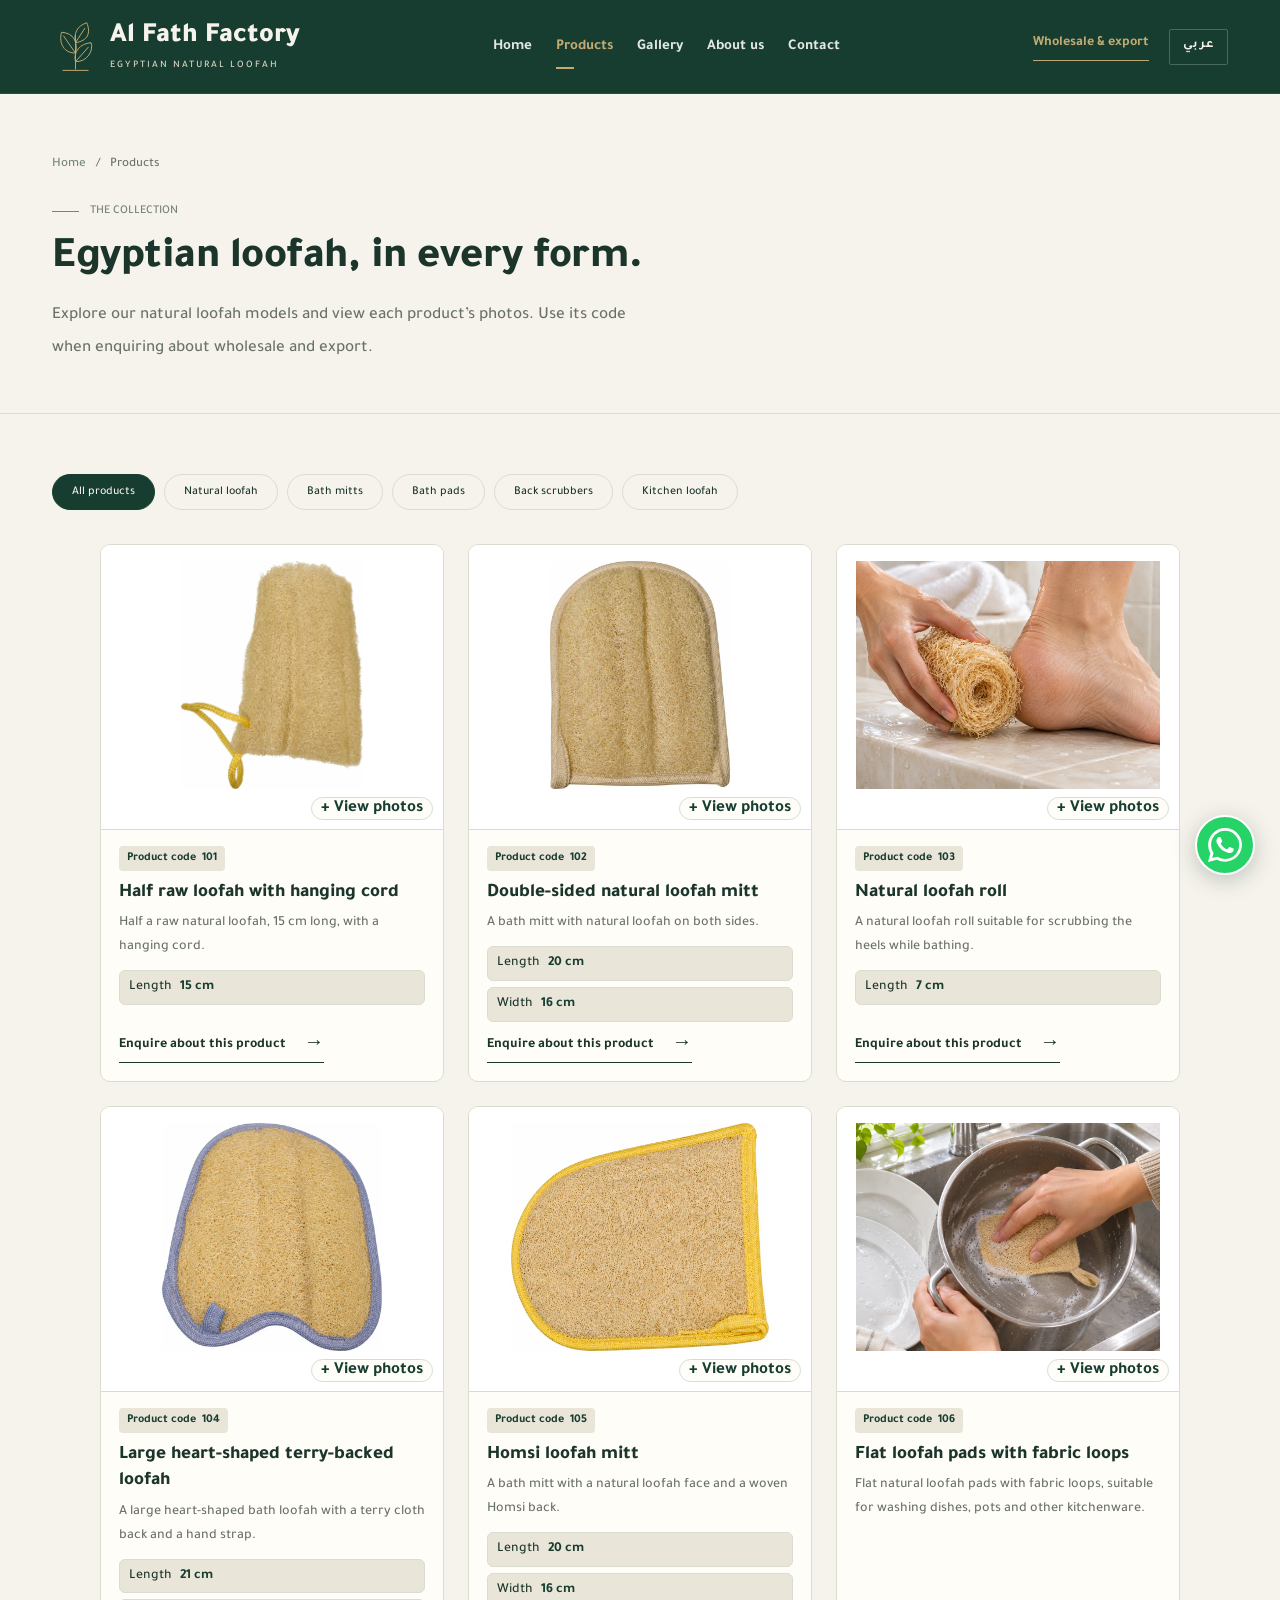
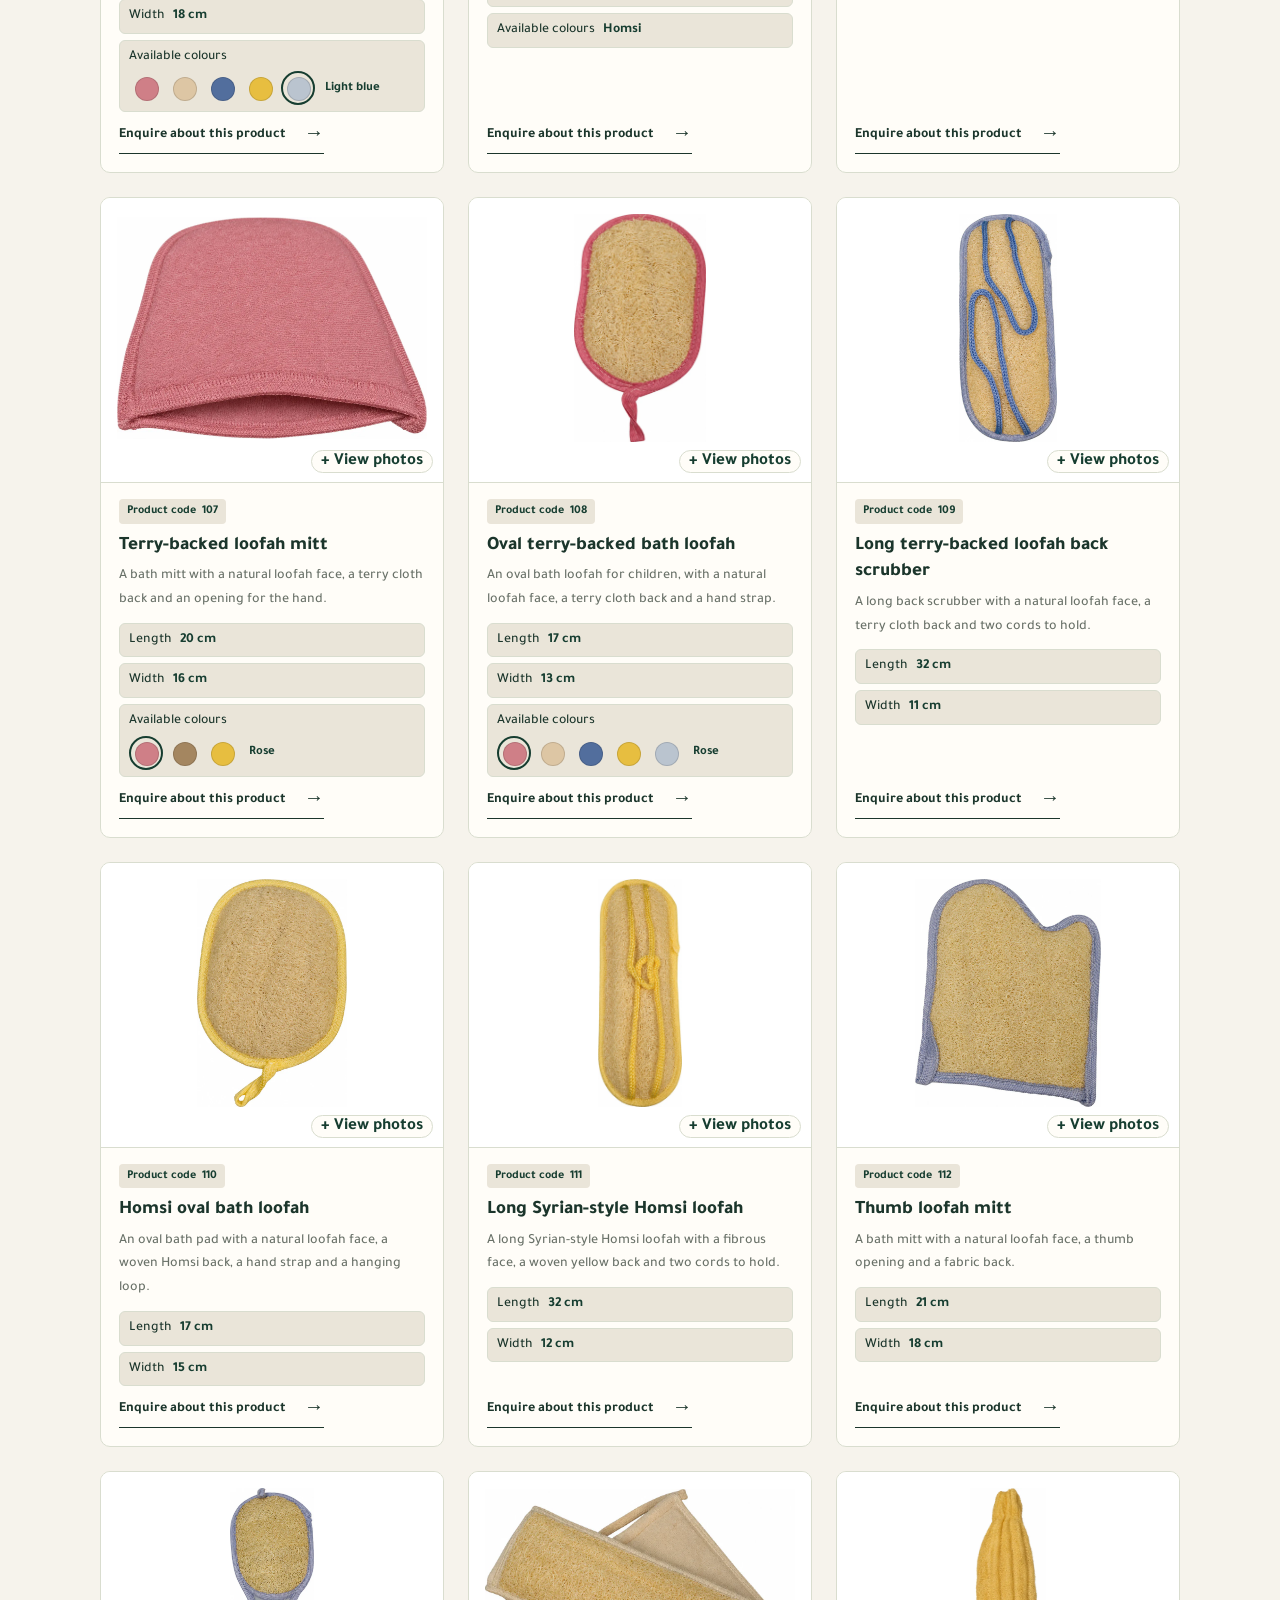
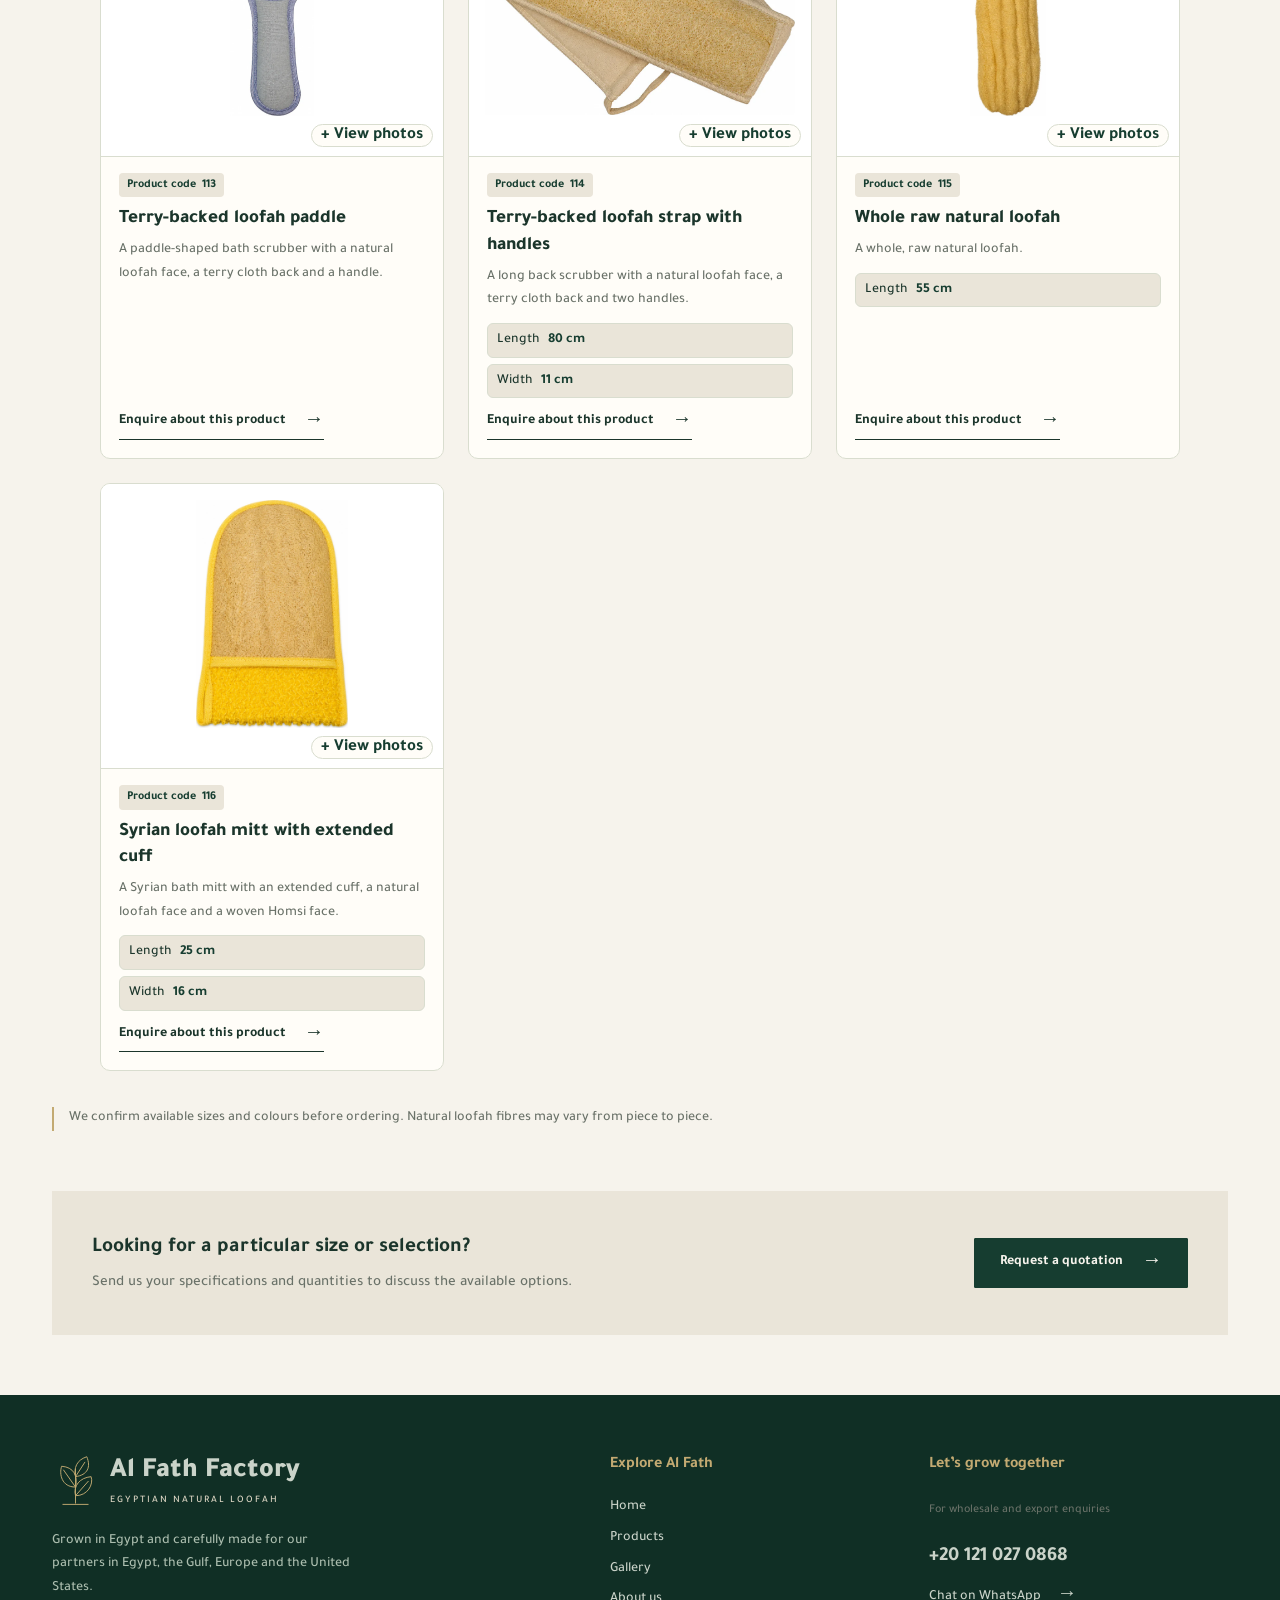
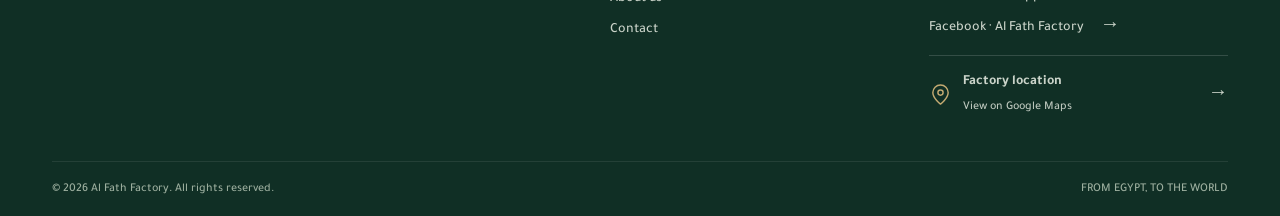
<file: products.html>
<!doctype html>
<html lang="en" dir="ltr"><head><meta charset="utf-8"><meta name="viewport" content="width=device-width,initial-scale=1">
<title>Products | Al Fath Factory</title><meta name="description" content="Browse Al Fath Factory natural loofah rolls, bath mitts, pads and back scrubbers. View product photos and enquire using the product code."><link rel="canonical" href="https://aboelazmrh.github.io/al-fath-loofah/products.html"><link rel="alternate" hreflang="en" href="https://aboelazmrh.github.io/al-fath-loofah/products.html"><link rel="alternate" hreflang="ar" href="https://aboelazmrh.github.io/al-fath-loofah/ar/products.html"><link rel="alternate" hreflang="x-default" href="https://aboelazmrh.github.io/al-fath-loofah/products.html">
<meta name="theme-color" content="#163d30"><meta property="og:type" content="website"><meta property="og:site_name" content="Al Fath Factory"><meta property="og:title" content="Products | Al Fath Factory"><meta property="og:description" content="Browse Al Fath Factory natural loofah rolls, bath mitts, pads and back scrubbers. View product photos and enquire using the product code."><meta property="og:url" content="https://aboelazmrh.github.io/al-fath-loofah/products.html"><meta property="og:locale" content="en_US"><meta property="og:locale:alternate" content="ar_EG"><meta property="og:image" content="https://aboelazmrh.github.io/al-fath-loofah/assets/share-cover.jpg"><meta property="og:image:width" content="1200"><meta property="og:image:height" content="630"><meta property="og:image:alt" content="Al Fath Factory — Egyptian natural loofah"><meta name="twitter:card" content="summary_large_image"><meta name="twitter:title" content="Products | Al Fath Factory"><meta name="twitter:description" content="Browse Al Fath Factory natural loofah rolls, bath mitts, pads and back scrubbers. View product photos and enquire using the product code."><meta name="twitter:image" content="https://aboelazmrh.github.io/al-fath-loofah/assets/share-cover.jpg">
<link rel="icon" type="image/svg+xml" href="assets/favicon.svg"><link rel="preload" href="assets/tajawal-regular.woff" as="font" type="font/woff" crossorigin><link rel="preload" href="assets/tajawal-bold.woff" as="font" type="font/woff" crossorigin><link rel="stylesheet" href="assets/style.css?v=18-featured"><script src="assets/app.js?v=17-mobile" defer></script></head>
<body data-page="products" data-assets-base="assets/"><a class="skip" href="#main"><span>Skip to content</span></a><header class="site-header"><div class="wrap header-row"><a class="brand" href="index.html" aria-label="Al Fath Factory — Home">
    <svg class="brand-mark" viewbox="0 0 48 60" aria-hidden="true" fill="none" stroke="currentColor" stroke-width="1.1"><path d="M24 56V16M24 37C8 37 5 22 8 13c14 1 19 11 16 24Zm0-12c-2-10 1-19 13-23 5 12 1 21-13 23Zm0 22c14 0 21-13 18-22-13 1-21 11-18 22Z"/><path d="M10 17 24 37M35 8 24 25m15 5L24 47"/><path d="M9 57h30"/></svg>
    <span><strong class="brand-name">Al Fath Factory</strong><span class="brand-sub">EGYPTIAN NATURAL LOOFAH</span></span></a>
    <nav class="main-nav" id="main-nav" aria-label="Main navigation"><a href="index.html"><span>Home</span></a><a href="products.html" aria-current="page"><span>Products</span></a><a href="gallery.html"><span>Gallery</span></a><a href="about.html"><span>About us</span></a><a href="contact.html"><span>Contact</span></a></nav>
    <div class="header-actions"><a class="header-contact" href="contact.html"><span>Wholesale &amp; export</span></a><a class="language" href="ar/products.html" lang="ar" hreflang="ar" aria-label="التبديل إلى العربية">عربي</a>
    <button class="menu-toggle" type="button" aria-expanded="false" aria-controls="main-nav" aria-label="Open menu"><svg class="icon" viewbox="0 0 24 24" aria-hidden="true"><path d="M3 6h18M3 12h18M3 18h18"/></svg></button></div></div></header><main id="main"><section class="page-heading"><div class="wrap"><div class="breadcrumb"><a href="index.html"><span>Home</span></a><span>/</span><span>Products</span></div><p class="eyebrow">THE COLLECTION</p><h1>Egyptian loofah, in every form.</h1><p class="lead">Explore our natural loofah models and view each product’s photos. Use its code when enquiring about wholesale and export.</p></div></section><section class="section small"><div class="wrap">
      <div class="filter-bar" role="group" aria-label="Product categories"><button type="button" class="filter-button" data-filter="all" aria-pressed="true"><span>All products</span></button><button type="button" class="filter-button" data-filter="natural" aria-pressed="false"><span>Natural loofah</span></button><button type="button" class="filter-button" data-filter="mitts" aria-pressed="false"><span>Bath mitts</span></button><button type="button" class="filter-button" data-filter="pads" aria-pressed="false"><span>Bath pads</span></button><button type="button" class="filter-button" data-filter="back" aria-pressed="false"><span>Back scrubbers</span></button><button type="button" class="filter-button" data-filter="kitchen" aria-pressed="false"><span>Kitchen loofah</span></button></div>
      <div class="product-grid catalog-grid"><article class="product catalog-product reveal" data-category="natural">
      <button class="product-image catalog-photo" type="button" data-product="101" aria-haspopup="dialog" aria-label="View photos of Half raw loofah with hanging cord, code 101">
        <img src="assets/products/101-1.webp?v=3" alt="Half raw loofah with hanging cord" loading="lazy" decoding="async">
        <span class="product-photo-action" aria-hidden="true"><span>+</span><span>View photos</span></span>
      </button>
      <div class="product-details">
        <div class="product-code"><span>Product code</span> <bdi>101</bdi></div>
        <h3>Half raw loofah with hanging cord</h3>
        <p>Half a raw natural loofah, 15 cm long, with a hanging cord.</p><dl class="product-specs"><div><dt>Length</dt><dd><bdi dir="ltr">15</bdi> <span>cm</span></dd></div></dl>
        <a class="text-link" data-product-enquiry href="contact.html?product=101&amp;catalog=2"><span>Enquire about this product</span><span class="arrow" aria-hidden="true">←</span></a>
      </div>
    </article><article class="product catalog-product reveal" data-category="mitts">
      <button class="product-image catalog-photo" type="button" data-product="102" aria-haspopup="dialog" aria-label="View photos of Double-sided natural loofah mitt, code 102">
        <img src="assets/products/102-1.webp" alt="Double-sided natural loofah mitt" loading="lazy" decoding="async">
        <span class="product-photo-action" aria-hidden="true"><span>+</span><span>View photos</span></span>
      </button>
      <div class="product-details">
        <div class="product-code"><span>Product code</span> <bdi>102</bdi></div>
        <h3>Double-sided natural loofah mitt</h3>
        <p>A bath mitt with natural loofah on both sides.</p><dl class="product-specs"><div><dt>Length</dt><dd><bdi dir="ltr">20</bdi> <span>cm</span></dd></div><div><dt>Width</dt><dd><bdi dir="ltr">16</bdi> <span>cm</span></dd></div></dl>
        <a class="text-link" data-product-enquiry href="contact.html?product=102&amp;catalog=2"><span>Enquire about this product</span><span class="arrow" aria-hidden="true">←</span></a>
      </div>
    </article><article class="product catalog-product reveal" data-category="natural">
      <button class="product-image catalog-photo" type="button" data-product="103" aria-haspopup="dialog" aria-label="View photos of Natural loofah roll, code 103">
        <img src="assets/products/103-4.webp" alt="Natural loofah roll" loading="lazy" decoding="async">
        <span class="product-photo-action" aria-hidden="true"><span>+</span><span>View photos</span></span>
      </button>
      <div class="product-details">
        <div class="product-code"><span>Product code</span> <bdi>103</bdi></div>
        <h3>Natural loofah roll</h3>
        <p>A natural loofah roll suitable for scrubbing the heels while bathing.</p><dl class="product-specs"><div><dt>Length</dt><dd><bdi dir="ltr">7</bdi> <span>cm</span></dd></div></dl>
        <a class="text-link" data-product-enquiry href="contact.html?product=103&amp;catalog=2"><span>Enquire about this product</span><span class="arrow" aria-hidden="true">←</span></a>
      </div>
    </article><article class="product catalog-product reveal" data-category="pads">
      <button class="product-image catalog-photo" type="button" data-product="104" aria-haspopup="dialog" aria-label="View photos of Large heart-shaped terry-backed loofah, code 104">
        <img src="assets/products/104-1.webp" alt="Large heart-shaped terry-backed loofah" loading="lazy" decoding="async">
        <span class="product-photo-action" aria-hidden="true"><span>+</span><span>View photos</span></span>
      </button>
      <div class="product-details">
        <div class="product-code"><span>Product code</span> <bdi>104</bdi></div>
        <h3>Large heart-shaped terry-backed loofah</h3>
        <p>A large heart-shaped bath loofah with a terry cloth back and a hand strap.</p><dl class="product-specs"><div><dt>Length</dt><dd><bdi dir="ltr">21</bdi> <span>cm</span></dd></div><div><dt>Width</dt><dd><bdi dir="ltr">18</bdi> <span>cm</span></dd></div><div class="product-colors"><dt>Available colours</dt><dd><span class="product-swatches" role="group" aria-label="Product colours"><button class="product-swatch" type="button" data-product-color="rose" style="--swatch-color:#cf7f87" title="Rose" aria-label="Rose" aria-pressed="false"></button><button class="product-swatch" type="button" data-product-color="beige" style="--swatch-color:#ddc6a4" title="Beige" aria-label="Beige" aria-pressed="false"></button><button class="product-swatch" type="button" data-product-color="blue" style="--swatch-color:#526e9d" title="Blue" aria-label="Blue" aria-pressed="false"></button><button class="product-swatch" type="button" data-product-color="yellow" style="--swatch-color:#e7be40" title="Yellow" aria-label="Yellow" aria-pressed="false"></button><button class="product-swatch" type="button" data-product-color="light-blue" style="--swatch-color:#bac4cf" title="Light blue" aria-label="Light blue" aria-pressed="true"></button></span><span class="product-color-name" data-color-name aria-live="polite">Light blue</span></dd></div></dl>
        <a class="text-link" data-product-enquiry href="contact.html?product=104&amp;catalog=2&amp;color=light-blue"><span>Enquire about this product</span><span class="arrow" aria-hidden="true">←</span></a>
      </div>
    </article><article class="product catalog-product reveal" data-category="mitts">
      <button class="product-image catalog-photo" type="button" data-product="105" aria-haspopup="dialog" aria-label="View photos of Homsi loofah mitt, code 105">
        <img src="assets/products/105-1.webp?v=2" alt="Homsi loofah mitt" loading="lazy" decoding="async">
        <span class="product-photo-action" aria-hidden="true"><span>+</span><span>View photos</span></span>
      </button>
      <div class="product-details">
        <div class="product-code"><span>Product code</span> <bdi>105</bdi></div>
        <h3>Homsi loofah mitt</h3>
        <p>A bath mitt with a natural loofah face and a woven Homsi back.</p><dl class="product-specs"><div><dt>Length</dt><dd><bdi dir="ltr">20</bdi> <span>cm</span></dd></div><div><dt>Width</dt><dd><bdi dir="ltr">16</bdi> <span>cm</span></dd></div><div><dt>Available colours</dt><dd>Homsi</dd></div></dl>
        <a class="text-link" data-product-enquiry href="contact.html?product=105&amp;catalog=2"><span>Enquire about this product</span><span class="arrow" aria-hidden="true">←</span></a>
      </div>
    </article><article class="product catalog-product reveal" data-category="kitchen">
      <button class="product-image catalog-photo" type="button" data-product="106" aria-haspopup="dialog" aria-label="View photos of Flat loofah pads with fabric loops, code 106">
        <img src="assets/products/106-3.webp" alt="Flat loofah pads with fabric loops" loading="lazy" decoding="async">
        <span class="product-photo-action" aria-hidden="true"><span>+</span><span>View photos</span></span>
      </button>
      <div class="product-details">
        <div class="product-code"><span>Product code</span> <bdi>106</bdi></div>
        <h3>Flat loofah pads with fabric loops</h3>
        <p>Flat natural loofah pads with fabric loops, suitable for washing dishes, pots and other kitchenware.</p>
        <a class="text-link" data-product-enquiry href="contact.html?product=106&amp;catalog=2"><span>Enquire about this product</span><span class="arrow" aria-hidden="true">←</span></a>
      </div>
    </article><article class="product catalog-product reveal" data-category="mitts">
      <button class="product-image catalog-photo" type="button" data-product="107" aria-haspopup="dialog" aria-label="View photos of Terry-backed loofah mitt, code 107">
        <img src="assets/products/107-rose.webp" alt="Terry-backed loofah mitt" loading="lazy" decoding="async">
        <span class="product-photo-action" aria-hidden="true"><span>+</span><span>View photos</span></span>
      </button>
      <div class="product-details">
        <div class="product-code"><span>Product code</span> <bdi>107</bdi></div>
        <h3>Terry-backed loofah mitt</h3>
        <p>A bath mitt with a natural loofah face, a terry cloth back and an opening for the hand.</p><dl class="product-specs"><div><dt>Length</dt><dd><bdi dir="ltr">20</bdi> <span>cm</span></dd></div><div><dt>Width</dt><dd><bdi dir="ltr">16</bdi> <span>cm</span></dd></div><div class="product-colors"><dt>Available colours</dt><dd><span class="product-swatches" role="group" aria-label="Product colours"><button class="product-swatch" type="button" data-product-color="rose" style="--swatch-color:#cf7f87" title="Rose" aria-label="Rose" aria-pressed="true"></button><button class="product-swatch" type="button" data-product-color="brown" style="--swatch-color:#a48660" title="Brown" aria-label="Brown" aria-pressed="false"></button><button class="product-swatch" type="button" data-product-color="yellow" style="--swatch-color:#e7be40" title="Yellow" aria-label="Yellow" aria-pressed="false"></button></span><span class="product-color-name" data-color-name aria-live="polite">Rose</span></dd></div></dl>
        <a class="text-link" data-product-enquiry href="contact.html?product=107&amp;catalog=2&amp;color=rose"><span>Enquire about this product</span><span class="arrow" aria-hidden="true">←</span></a>
      </div>
    </article><article class="product catalog-product reveal" data-category="pads">
      <button class="product-image catalog-photo" type="button" data-product="108" aria-haspopup="dialog" aria-label="View photos of Oval terry-backed bath loofah, code 108">
        <img src="assets/products/108-1.webp" alt="Oval terry-backed bath loofah" loading="lazy" decoding="async">
        <span class="product-photo-action" aria-hidden="true"><span>+</span><span>View photos</span></span>
      </button>
      <div class="product-details">
        <div class="product-code"><span>Product code</span> <bdi>108</bdi></div>
        <h3>Oval terry-backed bath loofah</h3>
        <p>An oval bath loofah for children, with a natural loofah face, a terry cloth back and a hand strap.</p><dl class="product-specs"><div><dt>Length</dt><dd><bdi dir="ltr">17</bdi> <span>cm</span></dd></div><div><dt>Width</dt><dd><bdi dir="ltr">13</bdi> <span>cm</span></dd></div><div class="product-colors"><dt>Available colours</dt><dd><span class="product-swatches" role="group" aria-label="Product colours"><button class="product-swatch" type="button" data-product-color="rose" style="--swatch-color:#cf7f87" title="Rose" aria-label="Rose" aria-pressed="true"></button><button class="product-swatch" type="button" data-product-color="beige" style="--swatch-color:#ddc6a4" title="Beige" aria-label="Beige" aria-pressed="false"></button><button class="product-swatch" type="button" data-product-color="blue" style="--swatch-color:#526e9d" title="Blue" aria-label="Blue" aria-pressed="false"></button><button class="product-swatch" type="button" data-product-color="yellow" style="--swatch-color:#e7be40" title="Yellow" aria-label="Yellow" aria-pressed="false"></button><button class="product-swatch" type="button" data-product-color="light-blue" style="--swatch-color:#bac4cf" title="Light blue" aria-label="Light blue" aria-pressed="false"></button></span><span class="product-color-name" data-color-name aria-live="polite">Rose</span></dd></div></dl>
        <a class="text-link" data-product-enquiry href="contact.html?product=108&amp;catalog=2&amp;color=rose"><span>Enquire about this product</span><span class="arrow" aria-hidden="true">←</span></a>
      </div>
    </article><article class="product catalog-product reveal" data-category="back">
      <button class="product-image catalog-photo" type="button" data-product="109" aria-haspopup="dialog" aria-label="View photos of Long terry-backed loofah back scrubber, code 109">
        <img src="assets/products/109-1.webp" alt="Long terry-backed loofah back scrubber" loading="lazy" decoding="async">
        <span class="product-photo-action" aria-hidden="true"><span>+</span><span>View photos</span></span>
      </button>
      <div class="product-details">
        <div class="product-code"><span>Product code</span> <bdi>109</bdi></div>
        <h3>Long terry-backed loofah back scrubber</h3>
        <p>A long back scrubber with a natural loofah face, a terry cloth back and two cords to hold.</p><dl class="product-specs"><div><dt>Length</dt><dd><bdi dir="ltr">32</bdi> <span>cm</span></dd></div><div><dt>Width</dt><dd><bdi dir="ltr">11</bdi> <span>cm</span></dd></div></dl>
        <a class="text-link" data-product-enquiry href="contact.html?product=109&amp;catalog=2"><span>Enquire about this product</span><span class="arrow" aria-hidden="true">←</span></a>
      </div>
    </article><article class="product catalog-product reveal" data-category="pads">
      <button class="product-image catalog-photo" type="button" data-product="110" aria-haspopup="dialog" aria-label="View photos of Homsi oval bath loofah, code 110">
        <img src="assets/products/111-1.webp" alt="Homsi oval bath loofah" loading="lazy" decoding="async">
        <span class="product-photo-action" aria-hidden="true"><span>+</span><span>View photos</span></span>
      </button>
      <div class="product-details">
        <div class="product-code"><span>Product code</span> <bdi>110</bdi></div>
        <h3>Homsi oval bath loofah</h3>
        <p>An oval bath pad with a natural loofah face, a woven Homsi back, a hand strap and a hanging loop.</p><dl class="product-specs"><div><dt>Length</dt><dd><bdi dir="ltr">17</bdi> <span>cm</span></dd></div><div><dt>Width</dt><dd><bdi dir="ltr">15</bdi> <span>cm</span></dd></div></dl>
        <a class="text-link" data-product-enquiry href="contact.html?product=110&amp;catalog=2"><span>Enquire about this product</span><span class="arrow" aria-hidden="true">←</span></a>
      </div>
    </article><article class="product catalog-product reveal" data-category="back">
      <button class="product-image catalog-photo" type="button" data-product="111" aria-haspopup="dialog" aria-label="View photos of Long Syrian-style Homsi loofah, code 111">
        <img src="assets/products/112-1.webp" alt="Long Syrian-style Homsi loofah" loading="lazy" decoding="async">
        <span class="product-photo-action" aria-hidden="true"><span>+</span><span>View photos</span></span>
      </button>
      <div class="product-details">
        <div class="product-code"><span>Product code</span> <bdi>111</bdi></div>
        <h3>Long Syrian-style Homsi loofah</h3>
        <p>A long Syrian-style Homsi loofah with a fibrous face, a woven yellow back and two cords to hold.</p><dl class="product-specs"><div><dt>Length</dt><dd><bdi dir="ltr">32</bdi> <span>cm</span></dd></div><div><dt>Width</dt><dd><bdi dir="ltr">12</bdi> <span>cm</span></dd></div></dl>
        <a class="text-link" data-product-enquiry href="contact.html?product=111&amp;catalog=2"><span>Enquire about this product</span><span class="arrow" aria-hidden="true">←</span></a>
      </div>
    </article><article class="product catalog-product reveal" data-category="mitts">
      <button class="product-image catalog-photo" type="button" data-product="112" aria-haspopup="dialog" aria-label="View photos of Thumb loofah mitt, code 112">
        <img src="assets/products/115-1.webp" alt="Thumb loofah mitt" loading="lazy" decoding="async">
        <span class="product-photo-action" aria-hidden="true"><span>+</span><span>View photos</span></span>
      </button>
      <div class="product-details">
        <div class="product-code"><span>Product code</span> <bdi>112</bdi></div>
        <h3>Thumb loofah mitt</h3>
        <p>A bath mitt with a natural loofah face, a thumb opening and a fabric back.</p><dl class="product-specs"><div><dt>Length</dt><dd><bdi dir="ltr">21</bdi> <span>cm</span></dd></div><div><dt>Width</dt><dd><bdi dir="ltr">18</bdi> <span>cm</span></dd></div></dl>
        <a class="text-link" data-product-enquiry href="contact.html?product=112&amp;catalog=2"><span>Enquire about this product</span><span class="arrow" aria-hidden="true">←</span></a>
      </div>
    </article><article class="product catalog-product reveal" data-category="pads">
      <button class="product-image catalog-photo" type="button" data-product="113" aria-haspopup="dialog" aria-label="View photos of Terry-backed loofah paddle, code 113">
        <img src="assets/products/116-1.webp" alt="Terry-backed loofah paddle" loading="lazy" decoding="async">
        <span class="product-photo-action" aria-hidden="true"><span>+</span><span>View photos</span></span>
      </button>
      <div class="product-details">
        <div class="product-code"><span>Product code</span> <bdi>113</bdi></div>
        <h3>Terry-backed loofah paddle</h3>
        <p>A paddle-shaped bath scrubber with a natural loofah face, a terry cloth back and a handle.</p>
        <a class="text-link" data-product-enquiry href="contact.html?product=113&amp;catalog=2"><span>Enquire about this product</span><span class="arrow" aria-hidden="true">←</span></a>
      </div>
    </article><article class="product catalog-product reveal" data-category="back">
      <button class="product-image catalog-photo" type="button" data-product="114" aria-haspopup="dialog" aria-label="View photos of Terry-backed loofah strap with handles, code 114">
        <img src="assets/products/117-1.webp" alt="Terry-backed loofah strap with handles" loading="lazy" decoding="async">
        <span class="product-photo-action" aria-hidden="true"><span>+</span><span>View photos</span></span>
      </button>
      <div class="product-details">
        <div class="product-code"><span>Product code</span> <bdi>114</bdi></div>
        <h3>Terry-backed loofah strap with handles</h3>
        <p>A long back scrubber with a natural loofah face, a terry cloth back and two handles.</p><dl class="product-specs"><div><dt>Length</dt><dd><bdi dir="ltr">80</bdi> <span>cm</span></dd></div><div><dt>Width</dt><dd><bdi dir="ltr">11</bdi> <span>cm</span></dd></div></dl>
        <a class="text-link" data-product-enquiry href="contact.html?product=114&amp;catalog=2"><span>Enquire about this product</span><span class="arrow" aria-hidden="true">←</span></a>
      </div>
    </article><article class="product catalog-product reveal" data-category="natural">
      <button class="product-image catalog-photo" type="button" data-product="115" aria-haspopup="dialog" aria-label="View photos of Whole raw natural loofah, code 115">
        <img src="assets/products/118-1-uncorded.webp" alt="Whole raw natural loofah" loading="lazy" decoding="async">
        <span class="product-photo-action" aria-hidden="true"><span>+</span><span>View photos</span></span>
      </button>
      <div class="product-details">
        <div class="product-code"><span>Product code</span> <bdi>115</bdi></div>
        <h3>Whole raw natural loofah</h3>
        <p>A whole, raw natural loofah.</p><dl class="product-specs"><div><dt>Length</dt><dd><bdi dir="ltr">55</bdi> <span>cm</span></dd></div></dl>
        <a class="text-link" data-product-enquiry href="contact.html?product=115&amp;catalog=2"><span>Enquire about this product</span><span class="arrow" aria-hidden="true">←</span></a>
      </div>
    </article><article class="product catalog-product reveal" data-category="mitts">
      <button class="product-image catalog-photo" type="button" data-product="116" aria-haspopup="dialog" aria-label="View photos of Syrian loofah mitt with extended cuff, code 116">
        <img src="assets/products/119-1.webp" alt="Syrian loofah mitt with extended cuff" loading="lazy" decoding="async">
        <span class="product-photo-action" aria-hidden="true"><span>+</span><span>View photos</span></span>
      </button>
      <div class="product-details">
        <div class="product-code"><span>Product code</span> <bdi>116</bdi></div>
        <h3>Syrian loofah mitt with extended cuff</h3>
        <p>A Syrian bath mitt with an extended cuff, a natural loofah face and a woven Homsi face.</p><dl class="product-specs"><div><dt>Length</dt><dd><bdi dir="ltr">25</bdi> <span>cm</span></dd></div><div><dt>Width</dt><dd><bdi dir="ltr">16</bdi> <span>cm</span></dd></div></dl>
        <a class="text-link" data-product-enquiry href="contact.html?product=116&amp;catalog=2"><span>Enquire about this product</span><span class="arrow" aria-hidden="true">←</span></a>
      </div>
    </article></div>
      <p class="empty-state" hidden><span>No products in this category.</span></p>
      <p class="catalog-note">We confirm available sizes and colours before ordering. Natural loofah fibres may vary from piece to piece.</p>
      <div class="quote-band"><div>
        <h3>Looking for a particular size or selection?</h3>
        <p>Send us your specifications and quantities to discuss the available options.</p>
      </div><a class="button" href="contact.html"><span>Request a quotation</span><span class="arrow" aria-hidden="true">←</span></a></div>
    </div></section></main><footer class="site-footer"><div class="wrap"><div class="footer-grid"><div><a class="brand" href="index.html" aria-label="Al Fath Factory — Home">
    <svg class="brand-mark" viewbox="0 0 48 60" aria-hidden="true" fill="none" stroke="currentColor" stroke-width="1.1"><path d="M24 56V16M24 37C8 37 5 22 8 13c14 1 19 11 16 24Zm0-12c-2-10 1-19 13-23 5 12 1 21-13 23Zm0 22c14 0 21-13 18-22-13 1-21 11-18 22Z"/><path d="M10 17 24 37M35 8 24 25m15 5L24 47"/><path d="M9 57h30"/></svg>
    <span><strong class="brand-name">Al Fath Factory</strong><span class="brand-sub">EGYPTIAN NATURAL LOOFAH</span></span></a><p>Grown in Egypt and carefully made for our partners in Egypt, the Gulf, Europe and the United States.</p></div>
    <div><h3 class="footer-title">Explore Al Fath</h3><div class="footer-links"><a href="index.html"><span>Home</span></a><a href="products.html"><span>Products</span></a><a href="gallery.html"><span>Gallery</span></a><a href="about.html"><span>About us</span></a><a href="contact.html"><span>Contact</span></a></div></div>
    <div><h3 class="footer-title">Let’s grow together</h3><span class="small-note">For wholesale and export enquiries</span><a class="footer-contact" href="tel:+201210270868">+20 121 027 0868</a><div class="footer-links"><a href="https://wa.me/201210270868" target="_blank" rel="noopener noreferrer"><span>Chat on WhatsApp</span> <span class="arrow" aria-hidden="true">←</span></a><a href="https://www.facebook.com/Silk.loofah" target="_blank" rel="noopener noreferrer"><span>Facebook · Al Fath Factory</span> <span class="arrow" aria-hidden="true">←</span></a><a class="factory-location" href="https://maps.app.goo.gl/ctCwqHVp3RDMitoF6" target="_blank" rel="noopener noreferrer"><svg class="icon" viewbox="0 0 24 24" aria-hidden="true"><path d="M20 10c0 6-8 12-8 12S4 16 4 10a8 8 0 1 1 16 0Z"/><circle cx="12" cy="10" r="2.7"/></svg><span><strong>Factory location</strong><small>View on Google Maps</small></span><span class="arrow" aria-hidden="true">←</span></a></div></div></div>
    <div class="footer-bottom"><span>© 2026 Al Fath Factory. All rights reserved.</span><span dir="auto">FROM EGYPT, TO THE WORLD</span></div></div></footer>
    <a class="floating-whatsapp" href="https://wa.me/201210270868" target="_blank" rel="noopener noreferrer" aria-label="Chat with Al Fath on WhatsApp"><svg class="icon whatsapp-icon" viewbox="0 0 24 24" aria-hidden="true"><path fill="currentColor" stroke="none" d="M20.52 3.48A11.91 11.91 0 0 0 12.05 0C5.47 0 .11 5.35.11 11.93c0 2.1.55 4.16 1.6 5.97L.01 24l6.26-1.64a11.9 11.9 0 0 0 5.78 1.47h.01C18.64 23.83 24 18.48 24 11.9c0-3.19-1.24-6.18-3.48-8.42Zm-8.47 18.34a9.87 9.87 0 0 1-5.04-1.38l-.36-.21-3.72.98.99-3.63-.24-.37a9.86 9.86 0 0 1-1.51-5.28c0-5.47 4.45-9.92 9.93-9.92a9.85 9.85 0 0 1 7.02 2.91 9.85 9.85 0 0 1 2.9 7.02c0 5.47-4.45 9.92-9.92 9.92Zm5.44-7.43c-.3-.15-1.77-.87-2.04-.97-.28-.1-.48-.15-.68.15-.2.3-.77.97-.95 1.17-.17.2-.35.22-.65.07-.3-.15-1.26-.47-2.4-1.48-.89-.79-1.49-1.77-1.66-2.07-.18-.3-.02-.46.13-.61.14-.14.3-.35.45-.52.15-.18.2-.3.3-.5.1-.2.05-.38-.03-.53-.07-.15-.67-1.62-.92-2.22-.24-.58-.49-.5-.67-.51h-.57c-.2 0-.53.07-.8.37-.28.3-1.05 1.02-1.05 2.49s1.07 2.89 1.22 3.09c.15.2 2.11 3.22 5.12 4.52.72.31 1.28.49 1.72.63.72.23 1.37.2 1.88.12.58-.09 1.77-.73 2.02-1.44.25-.72.25-1.33.18-1.45-.08-.13-.28-.2-.58-.35Z"/></svg></a><dialog class="modal" aria-labelledby="modal-title">
      <button class="modal-close" type="button" aria-label="Close" autofocus>×</button>
      <div class="modal-body">
        <div class="modal-media">
          <img class="modal-image" alt="" decoding="async">
          <button class="gallery-modal-arrow gallery-modal-prev" data-gallery-prev type="button" aria-label="Previous image" hidden><svg class="icon" viewbox="0 0 24 24" aria-hidden="true"><path d="M19 12H5m6-6-6 6 6 6"/></svg></button>
          <button class="gallery-modal-arrow gallery-modal-next" data-gallery-next type="button" aria-label="Next image" hidden><svg class="icon" viewbox="0 0 24 24" aria-hidden="true"><path d="M19 12H5m6-6-6 6 6 6"/></svg></button>
          <span class="gallery-modal-counter" data-gallery-counter aria-live="polite" hidden></span>
        </div>
        <div class="modal-copy">
          <p class="eyebrow modal-kicker"></p>
          <h2 id="modal-title"></h2>
          <p class="modal-description"></p>
          <div class="modal-specs" hidden></div>
          <div class="modal-thumbnails" role="group" aria-label="Product photos" hidden></div>
          <a class="button modal-enquiry" href="contact.html"><span>Enquire about this product</span><span class="arrow" aria-hidden="true">←</span></a>
        </div>
      </div>
    </dialog><script type="application/json" id="product-data">[{"id": "101", "cat": "natural", "ar": "نص كوز لوف خام بحبل", "en": "Half raw loofah with hanging cord", "desc_ar": "نصف كوز من اللوف الطبيعي الخام بطول ١٥ سم، مع حبل للتعليق.", "desc_en": "Half a raw natural loofah, 15 cm long, with a hanging cord.", "photos": [{"image": "products/101-1.webp?v=3", "ar": "نص كوز لوف خام بحبل تعليق", "en": "Half raw loofah with hanging cord"}, {"image": "products/101-2.webp?v=3", "ar": "المقطع الليفي من زاوية مائلة", "en": "Angled view of the fibrous cut end"}, {"image": "products/101-3.webp?v=3", "ar": "الوجه الآخر للوف الطبيعي", "en": "Opposite side of the natural loofah"}], "previous_codes": ["110"], "length_cm": 15}, {"id": "102", "cat": "mitts", "ar": "لوف كف دبل طبيعي", "en": "Double-sided natural loofah mitt", "desc_ar": "كف استحمام يُلبس في اليد، بوجهين من اللوف الطبيعي.", "desc_en": "A bath mitt with natural loofah on both sides.", "photos": [{"image": "products/102-1.webp", "ar": "الوجه الأمامي من اللوف الطبيعي", "en": "Front natural loofah face"}, {"image": "products/102-back.webp", "ar": "الوجه الخلفي من اللوف الطبيعي", "en": "Reverse natural loofah face"}], "length_cm": 20, "width_cm": 16}, {"id": "103", "cat": "natural", "ar": "رول لوف طبيعي", "en": "Natural loofah roll", "desc_ar": "رول لوف طبيعي مناسب لفرك كعب القدمين أثناء الاستحمام.", "desc_en": "A natural loofah roll suitable for scrubbing the heels while bathing.", "photos": [{"image": "products/103-4.webp", "ar": "استخدام رول اللوف الطبيعي على كعب القدم", "en": "Using the natural loofah roll on a heel"}, {"image": "products/103-1.webp", "ar": "الرول في وضع رأسي", "en": "Upright view of the roll"}, {"image": "products/103-2.webp", "ar": "المقطع الدائري للألياف", "en": "Circular fibre cross-section"}, {"image": "products/103-3.webp", "ar": "الرول من الجانب", "en": "Side view of the roll"}], "length_cm": 7}, {"id": "104", "cat": "pads", "ar": "لوف قلب كبير بشكير", "en": "Large heart-shaped terry-backed loofah", "desc_ar": "لوف استحمام كبير على شكل قلب، بظهر بشكير وشريط لتثبيت اليد.", "desc_en": "A large heart-shaped bath loofah with a terry cloth back and a hand strap.", "photos": [{"image": "products/104-1.webp", "ar": "وجه اللوف بالحافة اللبني", "en": "Loofah face with light blue edging"}, {"image": "products/104-2.webp", "ar": "ظهر البشكير اللبني وشريط اليد", "en": "Light blue terry back and hand strap"}], "size_cm": [18, 21], "default_color": "light-blue", "colors": [{"id": "rose", "ar": "روز", "en": "Rose", "hex": "#cf7f87", "image": "products/104-rose.webp", "preview": true}, {"id": "beige", "ar": "بيج", "en": "Beige", "hex": "#ddc6a4", "image": "products/104-beige.webp", "preview": true}, {"id": "blue", "ar": "أزرق", "en": "Blue", "hex": "#526e9d", "image": "products/104-blue.webp", "preview": true}, {"id": "yellow", "ar": "أصفر", "en": "Yellow", "hex": "#e7be40", "image": "products/104-yellow.webp", "preview": true}, {"id": "light-blue", "ar": "لبني", "en": "Light blue", "hex": "#bac4cf", "image": "products/104-2.webp", "preview": false}]}, {"id": "105", "cat": "mitts", "ar": "لوف كف حمصي", "en": "Homsi loofah mitt", "desc_ar": "كف استحمام بوجه من اللوف الطبيعي وظهر حمصي منسوج، يُلبس في اليد.", "desc_en": "A bath mitt with a natural loofah face and a woven Homsi back.", "photos": [{"image": "products/105-1.webp?v=2", "ar": "وجه اللوف لكف الاستحمام الحمصي", "en": "Natural loofah face of the Homsi mitt"}, {"image": "products/105-2.webp?v=2", "ar": "الظهر الحمصي المنسوج", "en": "Woven Homsi back"}], "length_cm": 20, "width_cm": 16, "colors": [{"ar": "حمصي", "en": "Homsi"}], "previous_codes": ["114"]}, {"id": "106", "cat": "kitchen", "ar": "لوف مسطّح بحلقة قماش", "en": "Flat loofah pads with fabric loops", "desc_ar": "لوف طبيعي مسطّح بحلقة قماش، مناسب لغسل الأطباق والحلل ومواعين المطبخ.", "desc_en": "Flat natural loofah pads with fabric loops, suitable for washing dishes, pots and other kitchenware.", "photos": [{"image": "products/106-3.webp", "ar": "غسل حلة باللوف المسطّح بجانب الأطباق", "en": "Washing a pot with the flat loofah pad beside the dishes"}, {"image": "products/106-1.webp", "ar": "سطح اللوف وحلقات التعليق", "en": "Loofah surfaces and hanging loops"}, {"image": "products/106-2.webp", "ar": "القطع من الجانب", "en": "Side view of the pads"}]}, {"id": "107", "cat": "mitts", "ar": "لوف كف بشكير", "en": "Terry-backed loofah mitt", "desc_ar": "كف استحمام بوجه من اللوف الطبيعي وظهر بشكير، مع فتحة لإدخال اليد.", "desc_en": "A bath mitt with a natural loofah face, a terry cloth back and an opening for the hand.", "photos": [{"image": "products/107-rose.webp", "ar": "لوف كف بشكير باللون الروز", "en": "Terry-backed loofah mitt in rose"}], "length_cm": 20, "width_cm": 16, "default_color": "rose", "colors": [{"id": "rose", "ar": "روز", "en": "Rose", "hex": "#cf7f87", "image": "products/107-rose.webp", "preview": true}, {"id": "brown", "ar": "بني", "en": "Brown", "hex": "#a48660", "image": "products/107-brown.webp", "preview": true}, {"id": "yellow", "ar": "أصفر", "en": "Yellow", "hex": "#e7be40", "image": "products/107-yellow.webp", "preview": true}]}, {"id": "108", "cat": "pads", "ar": "لوف بيضاوي بشكير", "en": "Oval terry-backed bath loofah", "desc_ar": "لوف استحمام بيضاوي مناسب للأطفال، بوجه من اللوف الطبيعي وظهر بشكير وشريط لتثبيت اليد.", "desc_en": "An oval bath loofah for children, with a natural loofah face, a terry cloth back and a hand strap.", "photos": [{"image": "products/108-1.webp", "ar": "وجه اللوف بالحافة الوردية", "en": "Loofah face with pink edging"}, {"image": "products/108-2.webp", "ar": "الظهر الوردي وشريط اليد", "en": "Pink fabric back and hand strap"}], "length_cm": 17, "width_cm": 13, "default_color": "rose", "colors": [{"id": "rose", "ar": "روز", "en": "Rose", "hex": "#cf7f87", "image": "products/108-2.webp", "preview": false}, {"id": "beige", "ar": "بيج", "en": "Beige", "hex": "#ddc6a4", "image": "products/108-beige.webp", "preview": true}, {"id": "blue", "ar": "أزرق", "en": "Blue", "hex": "#526e9d", "image": "products/108-blue.webp", "preview": true}, {"id": "yellow", "ar": "أصفر", "en": "Yellow", "hex": "#e7be40", "image": "products/108-yellow.webp", "preview": true}, {"id": "light-blue", "ar": "لبني", "en": "Light blue", "hex": "#bac4cf", "image": "products/108-light-blue.webp", "preview": true}]}, {"id": "109", "cat": "back", "ar": "لوف طويل للظهر بشكير", "en": "Long terry-backed loofah back scrubber", "desc_ar": "لوف طويل مخصّص للظهر، بوجه من اللوف الطبيعي وظهر بشكير وحبلين للإمساك.", "desc_en": "A long back scrubber with a natural loofah face, a terry cloth back and two cords to hold.", "photos": [{"image": "products/109-1.webp", "ar": "وجه اللوف والحبلان الأزرقان", "en": "Loofah face with blue cords"}, {"image": "products/109-2.webp", "ar": "الظهر القماشي الأزرق", "en": "Blue fabric back"}, {"image": "products/109-3.webp", "ar": "الزاوية الجانبية للوف الظهر وظهر البشكير", "en": "Side view of the back scrubber and its terry cloth backing"}], "length_cm": 32, "width_cm": 11, "previous_codes": ["113"]}, {"id": "110", "cat": "pads", "ar": "لوف استحمام بيضاوي حمصي", "en": "Homsi oval bath loofah", "desc_ar": "لوف استحمام بيضاوي بوجه من اللوف الطبيعي وظهر حمصي منسوج مع شريط لليد وحلقة للتعليق.", "desc_en": "An oval bath pad with a natural loofah face, a woven Homsi back, a hand strap and a hanging loop.", "photos": [{"image": "products/111-1.webp", "ar": "وجه اللوف وحلقة التعليق", "en": "Loofah face and hanging loop"}, {"image": "products/111-2.webp", "ar": "الظهر الأصفر وشريط اليد", "en": "Yellow woven back and hand strap"}], "length_cm": 17, "width_cm": 15, "previous_codes": ["111"]}, {"id": "111", "cat": "back", "ar": "لوف طويل حمصي سوري", "en": "Long Syrian-style Homsi loofah", "desc_ar": "لوف طويل من موديل حمصي سوري، بوجه ليفي وظهر أصفر منسوج وحبلين للإمساك.", "desc_en": "A long Syrian-style Homsi loofah with a fibrous face, a woven yellow back and two cords to hold.", "photos": [{"image": "products/112-1.webp", "ar": "وجه اللوف والحبلان الأصفران", "en": "Loofah face with yellow cords"}, {"image": "products/112-2.webp", "ar": "الظهر الأصفر المنسوج", "en": "Yellow woven back"}], "length_cm": 32, "width_cm": 12, "previous_codes": ["112"]}, {"id": "112", "cat": "mitts", "ar": "لوف كف بإصبع", "en": "Thumb loofah mitt", "desc_ar": "كف استحمام بوجه من اللوف الطبيعي وفتحة للإبهام وظهر قماشي.", "desc_en": "A bath mitt with a natural loofah face, a thumb opening and a fabric back.", "photos": [{"image": "products/115-1.webp", "ar": "الوجه الليفي وتصميم الإبهام", "en": "Loofah face and thumb shape"}, {"image": "products/115-2.webp", "ar": "الظهر القماشي الأزرق", "en": "Blue fabric side"}], "length_cm": 21, "width_cm": 18, "previous_codes": ["115"]}, {"id": "113", "cat": "pads", "ar": "لوف مضرب بشكير", "en": "Terry-backed loofah paddle", "desc_ar": "لوف استحمام على شكل مضرب، بوجه من اللوف الطبيعي وظهر بشكير ومقبض.", "desc_en": "A paddle-shaped bath scrubber with a natural loofah face, a terry cloth back and a handle.", "photos": [{"image": "products/116-1.webp", "ar": "وجه اللوف والمقبض", "en": "Loofah face and handle"}, {"image": "products/116-2.webp", "ar": "الوجه القماشي الخلفي", "en": "Fabric back of the paddle"}], "previous_codes": ["116"]}, {"id": "114", "cat": "back", "ar": "لوف مقبض بشكير", "en": "Terry-backed loofah strap with handles", "desc_ar": "شريط لوف طويل للظهر، بوجه من اللوف الطبيعي وظهر بشكير ومقبضين.", "desc_en": "A long back scrubber with a natural loofah face, a terry cloth back and two handles.", "photos": [{"image": "products/117-1.webp", "ar": "وجه اللوف والمقابض", "en": "Loofah face and handles"}, {"image": "products/117-2.webp", "ar": "الحزام مفرودًا من جهة القماش", "en": "Extended belt showing the fabric side"}, {"image": "products/117-3.webp", "ar": "الحزام مطويًا وتفاصيل المقابض", "en": "Folded belt and handle detail"}], "length_cm": 80, "width_cm": 11, "previous_codes": ["117"]}, {"id": "115", "cat": "natural", "ar": "كوز لوف خام", "en": "Whole raw natural loofah", "desc_ar": "كوز كامل من اللوف الطبيعي الخام.", "desc_en": "A whole, raw natural loofah.", "photos": [{"image": "products/118-1-uncorded.webp", "ar": "الكوز الكامل من الأمام", "en": "Front view of the whole loofah"}, {"image": "products/118-2-uncorded.webp", "ar": "الكوز الكامل من الجانب", "en": "Side view of the whole loofah"}, {"image": "products/118-3-uncorded.webp", "ar": "لقطة قريبة لألياف اللوف الطبيعي", "en": "Close-up of the natural loofah fibres"}], "length_cm": 55, "previous_codes": ["118"]}, {"id": "116", "cat": "mitts", "ar": "كف سوري بلسان", "en": "Syrian loofah mitt with extended cuff", "desc_ar": "كف استحمام سوري بلسان عند المعصم، بوجه من اللوف الطبيعي ووجه حمصي منسوج.", "desc_en": "A Syrian bath mitt with an extended cuff, a natural loofah face and a woven Homsi face.", "photos": [{"image": "products/119-1.webp", "ar": "وجه اللوف الطبيعي واللسان عند المعصم", "en": "Natural loofah face and extended cuff"}, {"image": "products/119-2.webp", "ar": "الوجه الحمصي المنسوج", "en": "Woven Homsi face"}], "length_cm": 25, "width_cm": 16, "previous_codes": ["119"]}]</script><script type="application/json" id="destination-data">[{"id": "italy", "ar": "إيطاليا", "en": "Italy", "code": "IT", "region": "europe", "lon": 12.6, "lat": 42.5, "label": [526, 173], "bend": -38}, {"id": "france", "ar": "فرنسا", "en": "France", "code": "FR", "region": "europe", "lon": 2.2, "lat": 46.6, "label": [457, 143], "bend": -68}, {"id": "belgium", "ar": "بلجيكا", "en": "Belgium", "code": "BE", "region": "europe", "lon": 4.5, "lat": 50.8, "label": [470, 112], "bend": -87}, {"id": "netherlands", "ar": "هولندا", "en": "Netherlands", "code": "NL", "region": "europe", "lon": 5.3, "lat": 52.1, "label": [535, 85], "bend": -106}, {"id": "usa", "ar": "أمريكا", "en": "United States", "code": "US", "region": "america", "lon": -98.6, "lat": 39.8, "label": [238, 181], "bend": -156}, {"id": "saudi", "ar": "السعودية", "en": "Saudi Arabia", "code": "SA", "region": "middleeast", "lon": 44.4, "lat": 24.0, "label": [617, 220], "bend": -47}, {"id": "uae", "ar": "الإمارات", "en": "UAE", "code": "AE", "region": "middleeast", "lon": 54.4, "lat": 24.45, "label": [695, 207], "bend": 58}, {"id": "bahrain", "ar": "البحرين", "en": "Bahrain", "code": "BH", "region": "middleeast", "lon": 50.55, "lat": 26.1, "label": [684, 171], "bend": 19}, {"id": "jordan", "ar": "الأردن", "en": "Jordan", "code": "JO", "region": "middleeast", "lon": 35.9, "lat": 31.2, "label": [582, 156], "bend": -32}, {"id": "greece", "ar": "مكتب اليونان", "en": "Greece office", "code": "GR", "region": "greece", "lon": 23.7, "lat": 37.98, "label": [616, 123], "bend": -69}]</script></body></html>
</file>
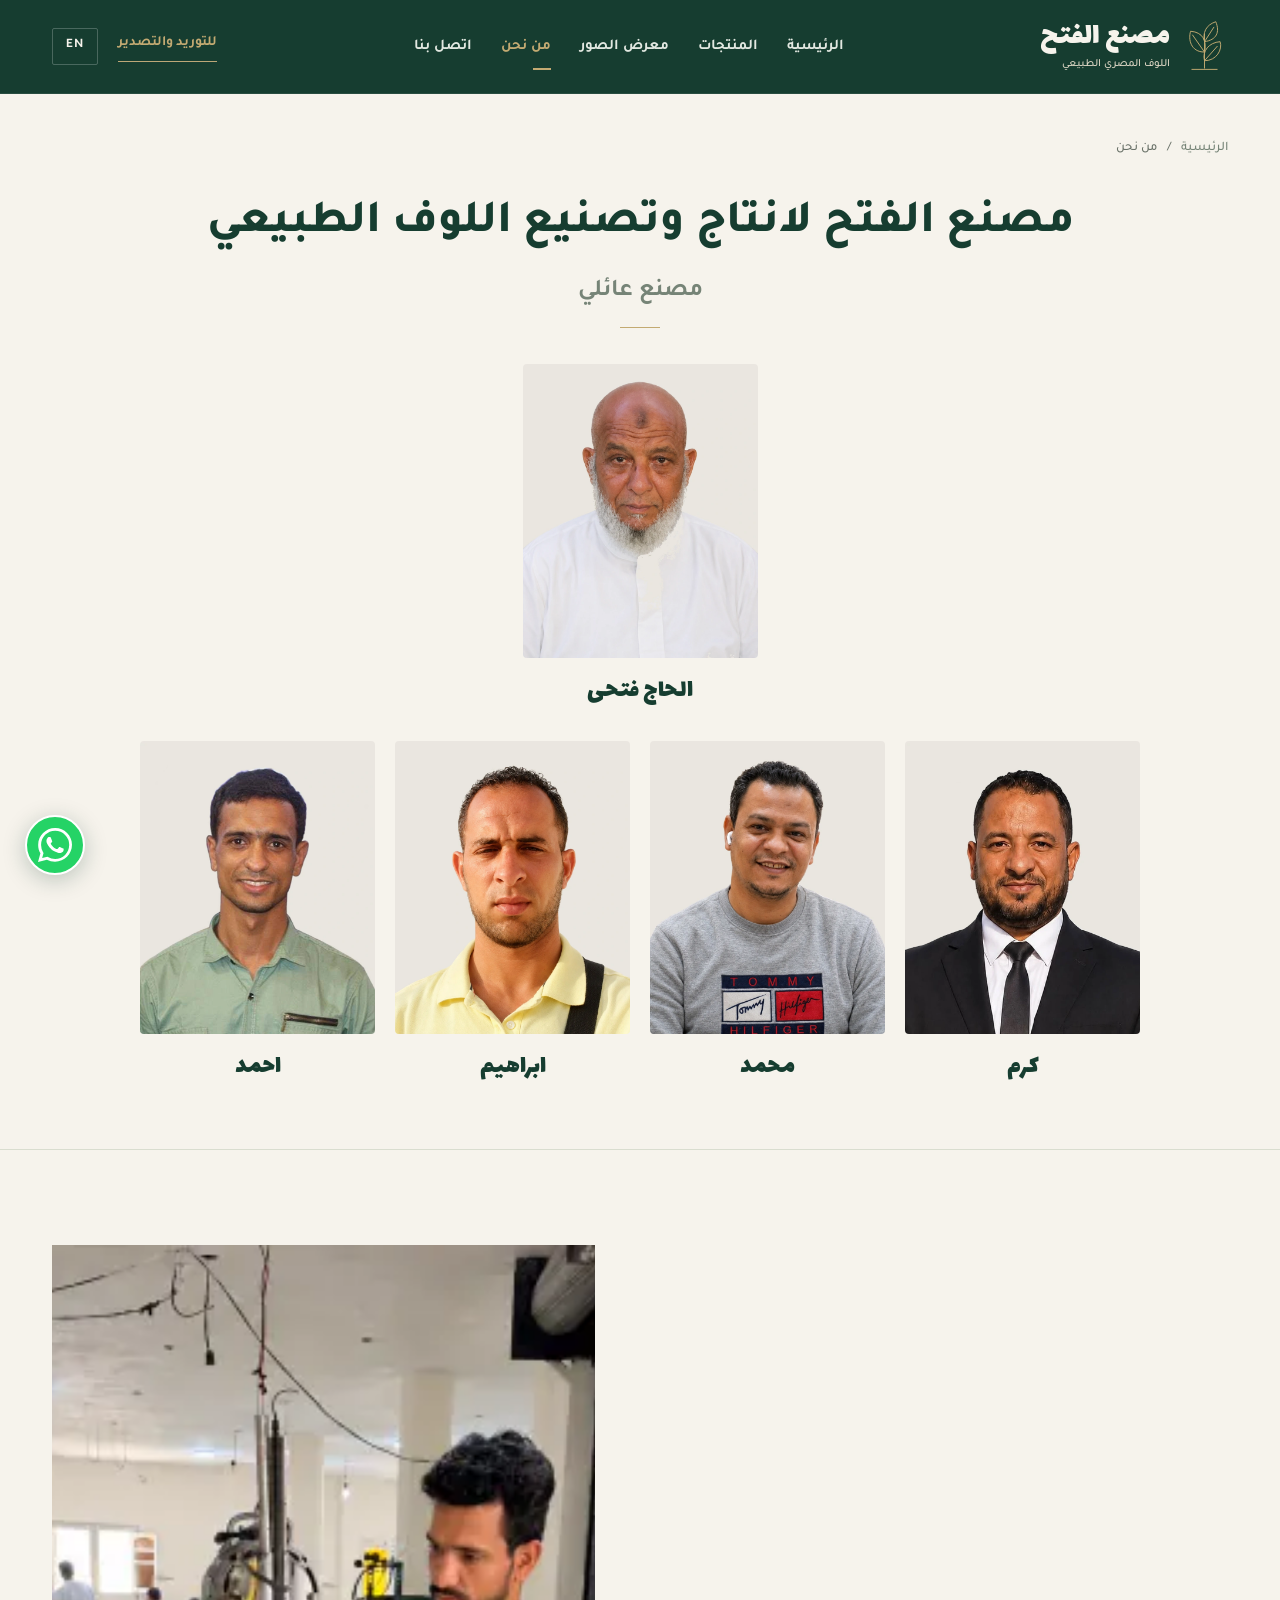
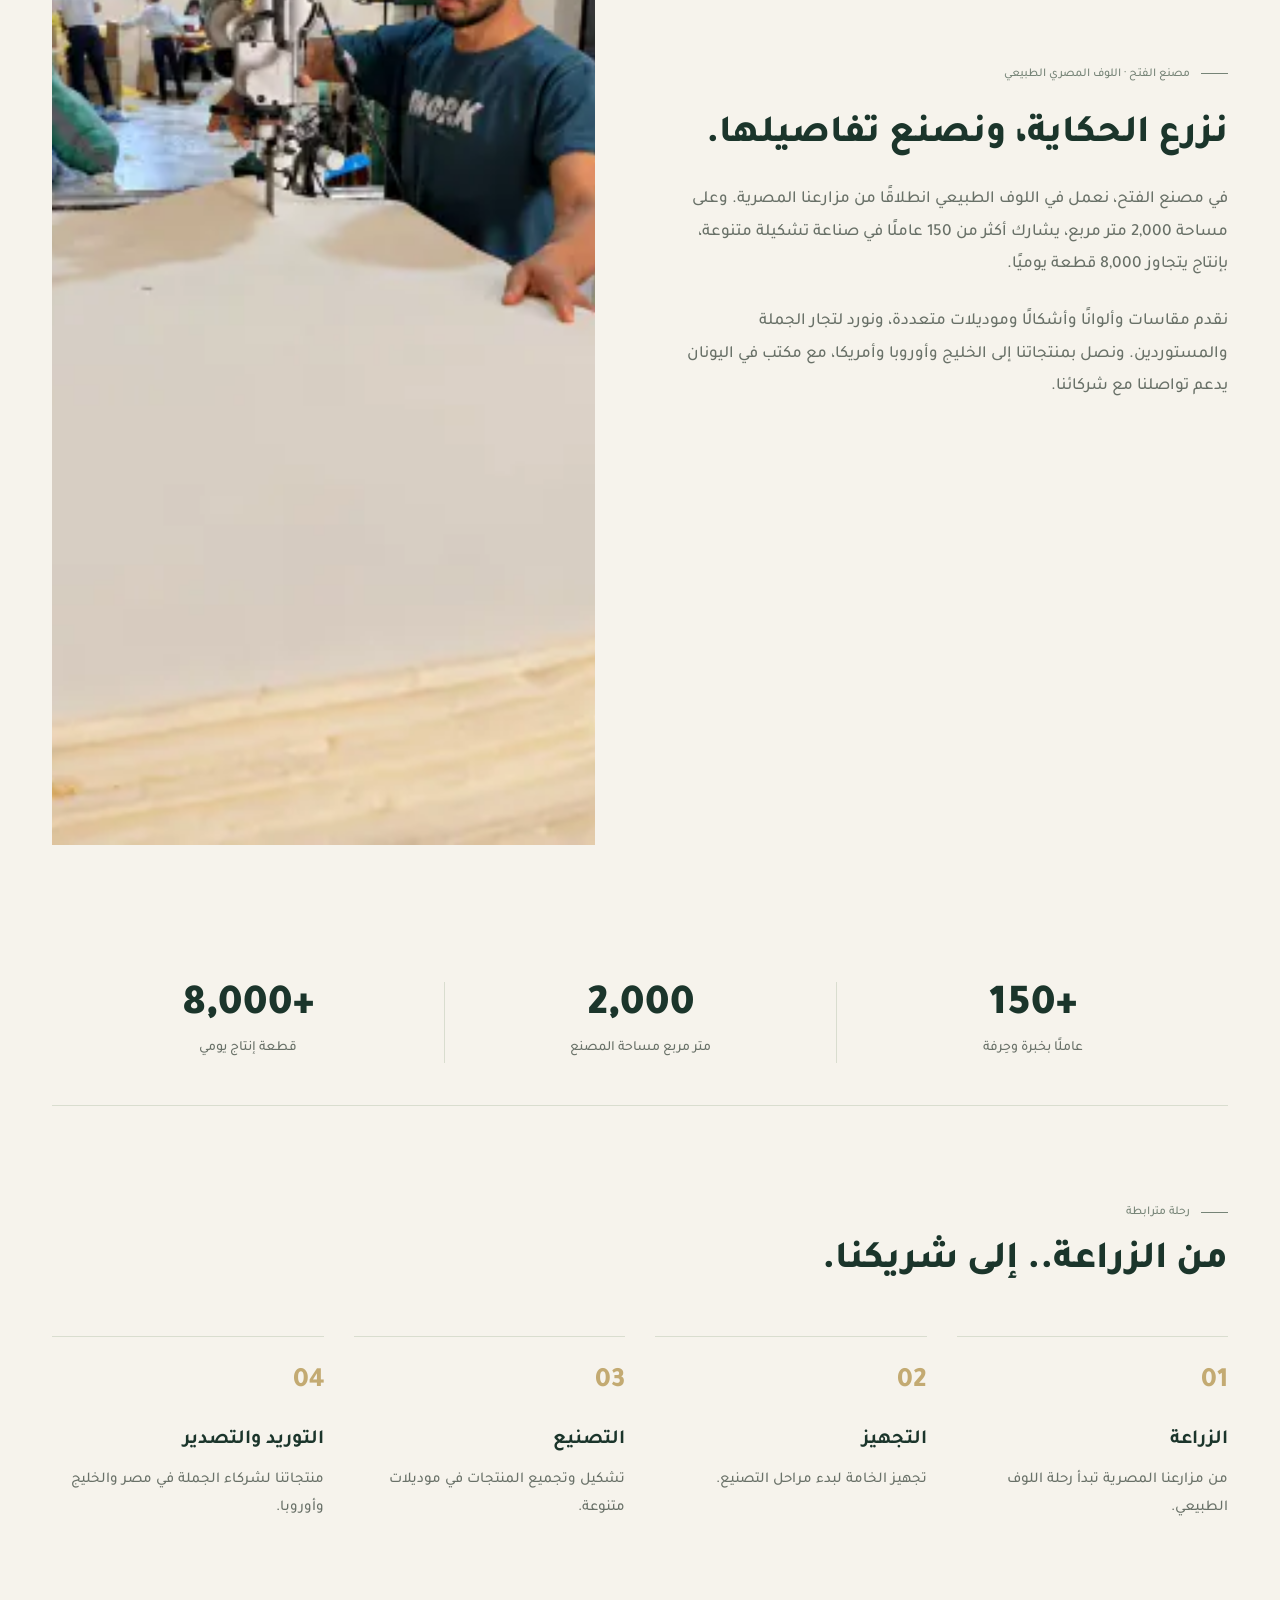
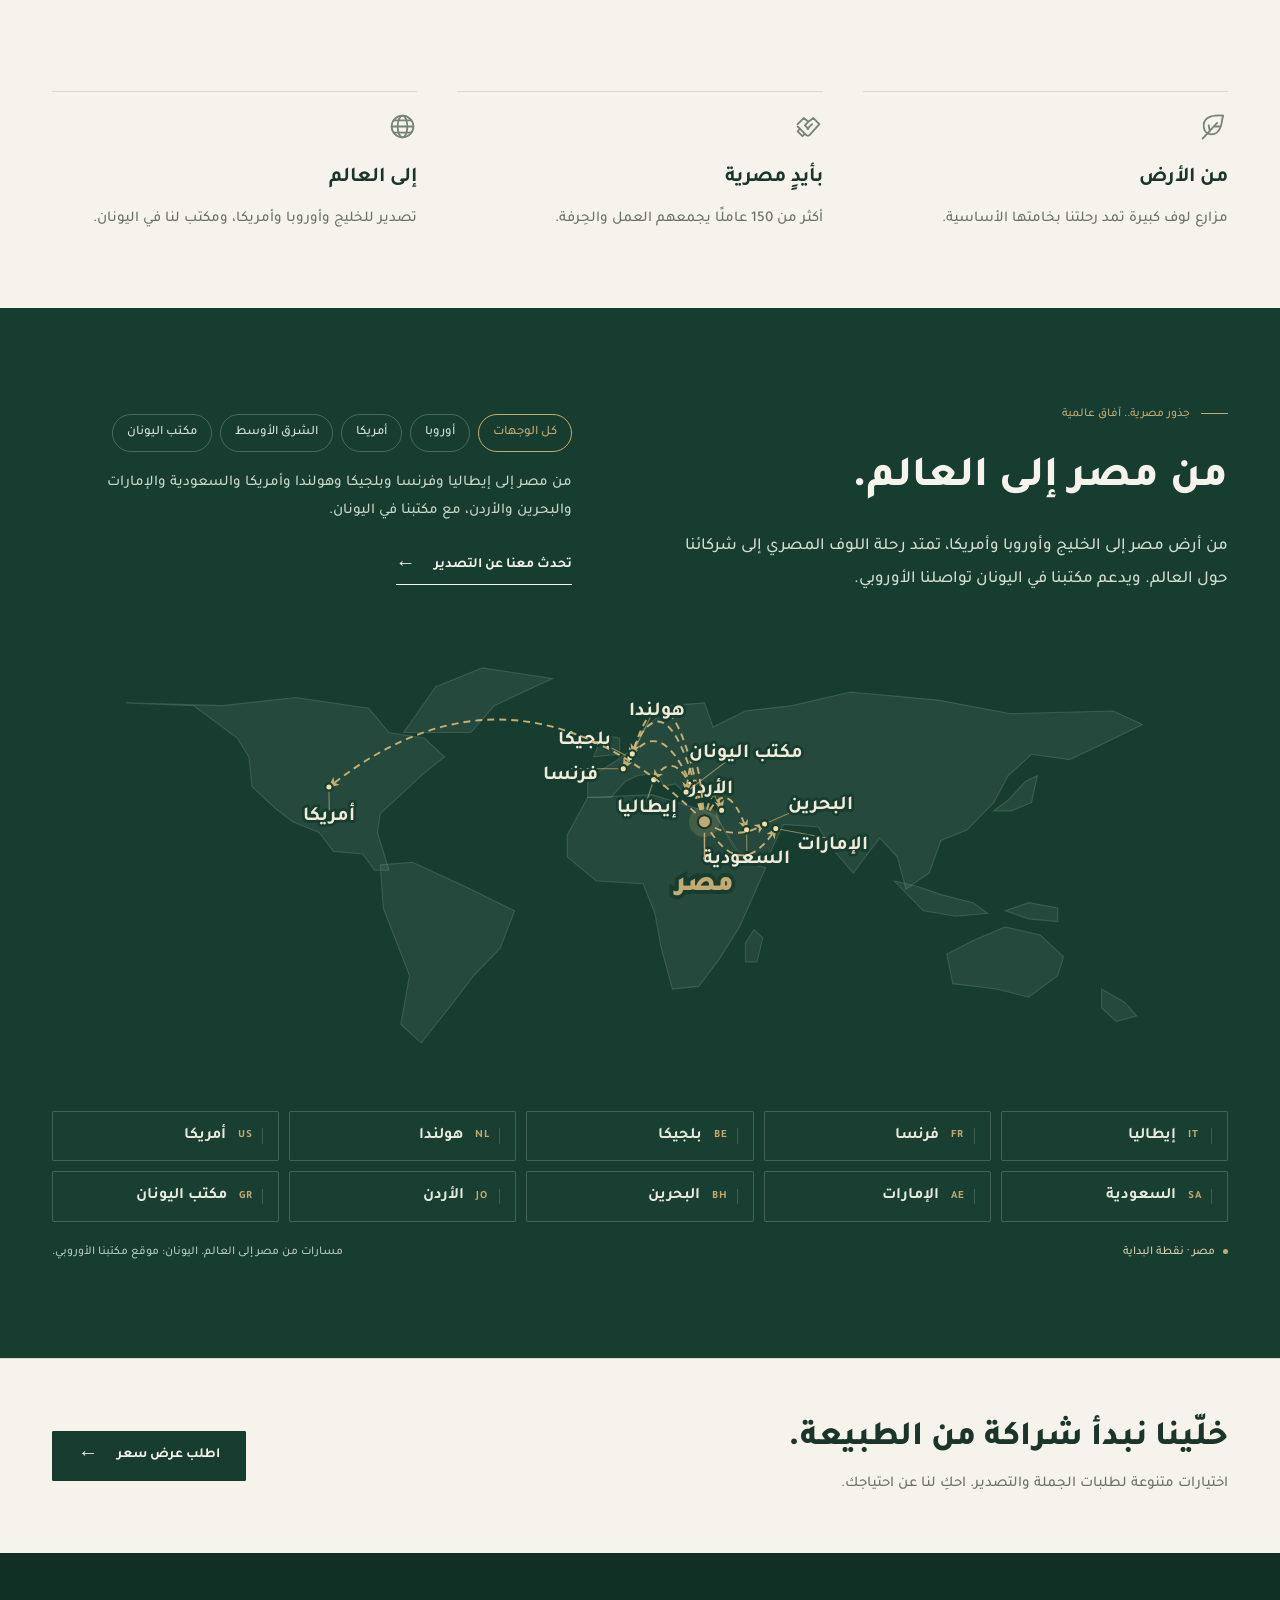
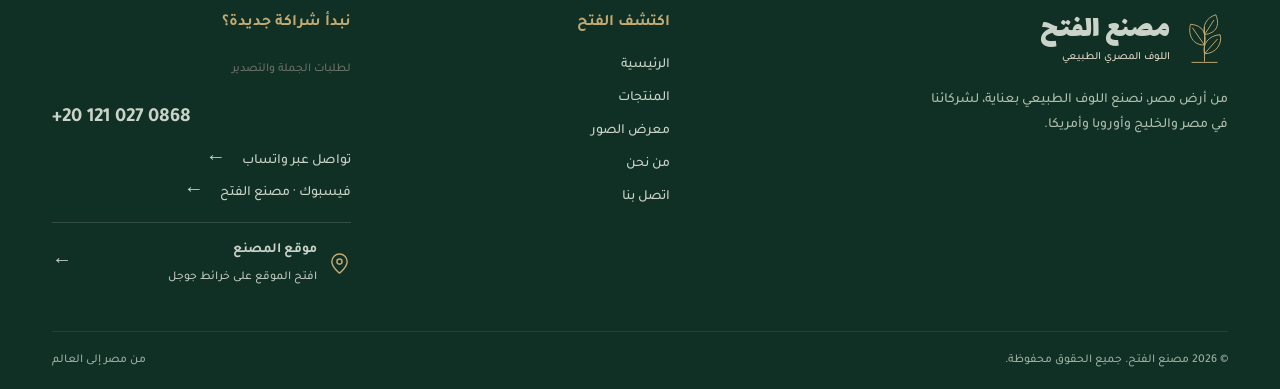
<file: ar/about.html>
<!doctype html>
<html lang="ar" dir="rtl"><head><meta charset="utf-8"><meta name="viewport" content="width=device-width,initial-scale=1">
<title>من نحن | مصنع الفتح</title><meta name="description" content="تعرّف على مصنع الفتح، مصنع عائلي للوف الطبيعي على مساحة 2000 متر مربع، بأكثر من 150 عاملًا ومكتب في اليونان."><link rel="canonical" href="https://aboelazmrh.github.io/al-fath-loofah/ar/about.html"><link rel="alternate" hreflang="en" href="https://aboelazmrh.github.io/al-fath-loofah/about.html"><link rel="alternate" hreflang="ar" href="https://aboelazmrh.github.io/al-fath-loofah/ar/about.html"><link rel="alternate" hreflang="x-default" href="https://aboelazmrh.github.io/al-fath-loofah/about.html">
<meta name="theme-color" content="#163d30"><meta property="og:type" content="website"><meta property="og:site_name" content="Al Fath Factory"><meta property="og:title" content="من نحن | مصنع الفتح"><meta property="og:description" content="تعرّف على مصنع الفتح، مصنع عائلي للوف الطبيعي على مساحة 2000 متر مربع، بأكثر من 150 عاملًا ومكتب في اليونان."><meta property="og:url" content="https://aboelazmrh.github.io/al-fath-loofah/ar/about.html"><meta property="og:locale" content="ar_EG"><meta property="og:locale:alternate" content="en_US"><meta property="og:image" content="https://aboelazmrh.github.io/al-fath-loofah/assets/share-cover.jpg"><meta property="og:image:width" content="1200"><meta property="og:image:height" content="630"><meta property="og:image:alt" content="مصنع الفتح للوف المصري الطبيعي"><meta name="twitter:card" content="summary_large_image"><meta name="twitter:title" content="من نحن | مصنع الفتح"><meta name="twitter:description" content="تعرّف على مصنع الفتح، مصنع عائلي للوف الطبيعي على مساحة 2000 متر مربع، بأكثر من 150 عاملًا ومكتب في اليونان."><meta name="twitter:image" content="https://aboelazmrh.github.io/al-fath-loofah/assets/share-cover.jpg">
<link rel="icon" type="image/svg+xml" href="../assets/favicon.svg"><link rel="preload" href="../assets/tajawal-regular.woff" as="font" type="font/woff" crossorigin><link rel="preload" href="../assets/lalezar-regular.woff" as="font" type="font/woff" crossorigin><link rel="stylesheet" href="../assets/style.css?v=18-featured"><script src="../assets/app.js?v=17-mobile" defer></script></head>
<body data-page="about" data-assets-base="../assets/"><a class="skip" href="#main"><span>انتقل للمحتوى</span></a><header class="site-header"><div class="wrap header-row"><a class="brand" href="index.html" aria-label="مصنع الفتح — الرئيسية">
    <svg class="brand-mark" viewbox="0 0 48 60" aria-hidden="true" fill="none" stroke="currentColor" stroke-width="1.1"><path d="M24 56V16M24 37C8 37 5 22 8 13c14 1 19 11 16 24Zm0-12c-2-10 1-19 13-23 5 12 1 21-13 23Zm0 22c14 0 21-13 18-22-13 1-21 11-18 22Z"/><path d="M10 17 24 37M35 8 24 25m15 5L24 47"/><path d="M9 57h30"/></svg>
    <span><strong class="brand-name">مصنع الفتح</strong><span class="brand-sub">اللوف المصري الطبيعي</span></span></a>
    <nav class="main-nav" id="main-nav" aria-label="القائمة الرئيسية"><a href="index.html"><span>الرئيسية</span></a><a href="products.html"><span>المنتجات</span></a><a href="gallery.html"><span>معرض الصور</span></a><a href="about.html" aria-current="page"><span>من نحن</span></a><a href="contact.html"><span>اتصل بنا</span></a></nav>
    <div class="header-actions"><a class="header-contact" href="contact.html"><span>للتوريد والتصدير</span></a><a class="language" href="../about.html" lang="en" hreflang="en" aria-label="Switch to English">EN</a>
    <button class="menu-toggle" type="button" aria-expanded="false" aria-controls="main-nav" aria-label="فتح القائمة"><svg class="icon" viewbox="0 0 24 24" aria-hidden="true"><path d="M3 6h18M3 12h18M3 18h18"/></svg></button></div></div></header><main id="main"><section class="family-section" aria-labelledby="family-title"><div class="wrap"><div class="breadcrumb"><a href="index.html"><span>الرئيسية</span></a><span>/</span><span>من نحن</span></div><div class="family-heading"><h1 id="family-title">مصنع الفتح لانتاج وتصنيع اللوف الطبيعي</h1><p class="family-subtitle">مصنع عائلي</p></div><div class="family-parent"><figure class="family-member"><div class="family-portrait" style="--portrait-delay:0ms"><img src="../assets/family-01-hajj-fathi.webp?v=7-retouch" width="800" height="1000" alt="الحاج فتحى" fetchpriority="high" decoding="async"></div><figcaption><h2>الحاج فتحى</h2></figcaption></figure></div><div class="family-grid"><figure class="family-member"><div class="family-portrait" style="--portrait-delay:90ms"><img src="../assets/family-02-karam.webp" width="800" height="1000" alt="كرم" loading="lazy" decoding="async"></div><figcaption><h2>كرم</h2></figcaption></figure><figure class="family-member"><div class="family-portrait" style="--portrait-delay:180ms"><img src="../assets/family-03-mohamed.webp?v=7-retouch" width="800" height="1000" alt="محمد" loading="lazy" decoding="async"></div><figcaption><h2>محمد</h2></figcaption></figure><figure class="family-member"><div class="family-portrait" style="--portrait-delay:270ms"><img src="../assets/family-04-ibrahim.webp?v=7-retouch" width="800" height="1000" alt="ابراهيم" loading="lazy" decoding="async"></div><figcaption><h2>ابراهيم</h2></figcaption></figure><figure class="family-member"><div class="family-portrait" style="--portrait-delay:360ms"><img src="../assets/family-05-ahmed.webp" width="800" height="1000" alt="احمد" loading="lazy" decoding="async"></div><figcaption><h2>احمد</h2></figcaption></figure></div></div></section>
    <section class="section"><div class="wrap intro-grid"><div><p class="eyebrow">مصنع الفتح · اللوف المصري الطبيعي</p><h2>نزرع الحكاية، ونصنع تفاصيلها.</h2><p class="lead">في مصنع الفتح، نعمل في اللوف الطبيعي انطلاقًا من مزارعنا المصرية. وعلى مساحة 2,000 متر مربع، يشارك أكثر من 150 عاملًا في صناعة تشكيلة متنوعة، بإنتاج يتجاوز 8,000 قطعة يوميًا.</p><p class="lead">نقدم مقاسات وألوانًا وأشكالًا وموديلات متعددة، ونورد لتجار الجملة والمستوردين. ونصل بمنتجاتنا إلى الخليج وأوروبا وأمريكا، مع مكتب في اليونان يدعم تواصلنا مع شركائنا.</p></div><div><img class="about-image" src="../assets/factory-01-thumb.webp" width="1600" height="1200" alt="من داخل مصنع الفتح وتجهيز البطانة" srcset="../assets/factory-01-thumb.webp 640w, ../assets/factory-01-display.webp 1280w" sizes="(max-width:800px) calc(100vw - 40px), 600px" decoding="async"></div></div></section>
    <div class="wrap stats"><div class="stat"><strong>150+</strong> <span>عاملًا بخبرة وحِرفة</span></div><div class="stat"><strong>2,000</strong> <span>متر مربع مساحة المصنع</span></div><div class="stat"><strong>8,000+</strong> <span>قطعة إنتاج يومي</span></div></div>
    <section class="section"><div class="wrap"><div class="section-head"><div><p class="eyebrow">رحلة مترابطة</p><h2>من الزراعة.. إلى شريكنا.</h2></div></div><div class="process"><div class="step"><span class="number">01</span><h3>الزراعة</h3><p>من مزارعنا المصرية تبدأ رحلة اللوف الطبيعي.</p></div><div class="step"><span class="number">02</span><h3>التجهيز</h3><p>تجهيز الخامة لبدء مراحل التصنيع.</p></div><div class="step"><span class="number">03</span><h3>التصنيع</h3><p>تشكيل وتجميع المنتجات في موديلات متنوعة.</p></div><div class="step"><span class="number">04</span><h3>التوريد والتصدير</h3><p>منتجاتنا لشركاء الجملة في مصر والخليج وأوروبا.</p></div></div></div></section>
    <section class="section small"><div class="wrap values"><div class="value"><svg class="icon" viewbox="0 0 24 24" aria-hidden="true"><path d="M20 3C8 2 3 6 4 13c1 7 11 8 14-1 1-3 1-6 2-9Z"/><path d="M3 22 15 9M9 16l-1-5m5 1h4"/></svg><h3>من الأرض</h3><p>مزارع لوف كبيرة تمد رحلتنا بخامتها الأساسية.</p></div><div class="value"><svg class="icon" viewbox="0 0 24 24" aria-hidden="true"><path d="m3 10 5-5 4 3 4-3 5 5-8 9a2 2 0 0 1-3 0L3 12m2 2-2 2 4 4 2-2m6-8-4 4m1-6-3 3 3 3"/></svg><h3>بأيدٍ مصرية</h3><p>أكثر من 150 عاملًا يجمعهم العمل والحِرفة.</p></div><div class="value"><svg class="icon" viewbox="0 0 24 24" aria-hidden="true"><circle cx="12" cy="12" r="9"/><ellipse cx="12" cy="12" rx="4" ry="9"/><path d="M3 12h18M5 7h14M5 17h14"/></svg><h3>إلى العالم</h3><p>تصدير للخليج وأوروبا وأمريكا، ومكتب لنا في اليونان.</p></div></div></section>
    <section class="section dark export-section" id="export"><div class="wrap"><div class="export-intro"><div><p class="eyebrow">جذور مصرية.. آفاق عالمية</p><h2>من مصر إلى العالم.</h2><p class="lead">من أرض مصر إلى الخليج وأوروبا وأمريكا، تمتد رحلة اللوف المصري إلى شركائنا حول العالم. ويدعم مكتبنا في اليونان تواصلنا الأوروبي.</p></div><div class="export-controls"><div class="export-list" role="group" aria-label="مناطق التصدير">
    <button class="region-button" type="button" data-select-region="all" aria-pressed="true"><span>كل الوجهات</span></button><button class="region-button" type="button" data-select-region="europe" aria-pressed="false"><span>أوروبا</span></button><button class="region-button" type="button" data-select-region="america" aria-pressed="false"><span>أمريكا</span></button><button class="region-button" type="button" data-select-region="middleeast" aria-pressed="false"><span>الشرق الأوسط</span></button><button class="region-button" type="button" data-select-region="greece" aria-pressed="false"><span>مكتب اليونان</span></button></div><p class="region-description" aria-live="polite"><span id="region-description">اختر دولة لتتبع رحلتها من مصر.</span></p><a class="text-link" href="contact.html?subject=export"><span>تحدث معنا عن التصدير</span><span class="arrow" aria-hidden="true">←</span></a></div></div>
    <div class="map-wrap"><svg class="world-map" viewbox="0 0 1040 440" role="img" aria-label="أسهم من مصر إلى إيطاليا وفرنسا وبلجيكا وهولندا وأمريكا والسعودية والإمارات والبحرين والأردن ومكتب اليونان"><title>From Egypt to the world</title><defs><marker id="export-arrow" viewbox="0 0 10 10" refx="8" refy="5" markerwidth="6.5" markerheight="6.5" orient="auto-start-reverse"><path d="M0 1 9 5 0 9 2.5 5Z" fill="#d4b878"/></marker></defs><polygon class="land" points="53.8,74.3 114.8,76.8 154.5,106.2 165.1,123.3 167.8,150.2 188.9,169.9 204.8,182.1 228.7,191.9 241.9,209.1 268.4,211.5 279.1,226.2 292.3,226.2 281.7,191.9 284.3,174.8 297.6,162.5 324.1,138.0 342.6,123.3 324.1,106.2 292.3,101.2 273.8,79.2 207.5,69.4 141.2,76.8"/><polygon class="land" points="305.6,101.2 366.5,101.2 387.7,76.8 440.7,52.2 377.1,42.5 334.7,59.6"/><polygon class="land" points="284.3,221.3 313.5,218.9 340.0,231.1 366.5,243.4 406.2,263.0 393.0,297.2 369.1,321.8 350.6,346.2 321.4,383.0 302.9,365.9 310.8,321.8 287.0,260.5"/><polygon class="land" points="472.5,160.1 453.9,194.4 453.9,214.0 480.4,236.0 522.8,238.5 533.5,265.4 538.8,294.8 549.4,334.0 573.2,331.6 591.8,307.1 610.3,277.6 634.1,223.8 612.9,218.9 589.1,177.2 578.5,172.3 530.8,157.6"/><polygon class="land" points="472.5,160.1 472.5,142.9 496.3,128.2 517.5,113.5 520.2,101.2 546.7,76.8 578.5,74.3 586.4,96.3 615.6,81.7 658.0,76.8 711.0,64.5 790.5,71.8 856.8,84.1 949.5,81.7 976.0,93.9 936.2,113.5 909.8,125.8 875.3,120.9 854.1,140.4 840.9,164.9 817.0,189.5 793.1,199.2 782.5,228.7 761.4,243.4 753.4,214.0 737.5,196.8 713.6,228.7 692.4,204.2 681.9,187.0 650.0,184.6 634.1,218.9 610.3,211.5 589.1,177.2 591.8,160.1 573.2,147.8 559.9,155.2 552.0,147.8 541.4,150.2 536.1,138.0 517.5,140.4 506.9,145.4 493.7,160.1"/><polygon class="land" points="477.8,123.3 485.8,103.7 501.6,106.2 501.6,120.9"/><polygon class="land" points="840.9,172.3 854.1,162.5 870.0,145.4 880.6,140.4 875.3,164.9 856.8,172.3"/><polygon class="land" points="623.5,280.1 631.5,287.5 626.2,309.5 615.6,309.5 615.6,292.4"/><polygon class="land" points="798.4,302.2 803.8,329.1 843.5,334.0 872.6,341.4 899.1,321.8 904.4,304.6 883.2,285.0 851.4,277.6 822.3,289.9"/><polygon class="land" points="750.8,236.0 777.2,263.0 806.4,267.9 835.5,265.4 822.3,255.6 793.1,248.3 771.9,240.9"/><polygon class="land" points="872.6,255.6 899.1,260.5 899.1,272.8 872.6,270.3 851.4,263.0"/><polygon class="land" points="938.9,334.0 960.1,346.2 970.7,358.5 952.1,363.4 938.9,351.2"/><path class="route active" data-country="italy" data-region="europe" d="M578.5,182.1 Q555.4,106.1 532.4,144.1" marker-end="url(#export-arrow)"/><g class="map-country active" data-country="italy" data-region="europe"><path class="country-leader" d="M532.4,144.1 L526,164"/><circle class="destination-pin" cx="532.4" cy="144.1" r="3.3"/><text x="526" y="173" text-anchor="middle" class="map-label country-label">إيطاليا</text></g><path class="route active" data-country="france" data-region="europe" d="M578.5,182.1 Q541.7,66.1 504.8,134.1" marker-end="url(#export-arrow)"/><g class="map-country active" data-country="france" data-region="europe"><path class="country-leader" d="M504.8,134.1 L457,134"/><circle class="destination-pin" cx="504.8" cy="134.1" r="3.3"/><text x="457" y="143" text-anchor="middle" class="map-label country-label">فرنسا</text></g><path class="route active" data-country="belgium" data-region="europe" d="M578.5,182.1 Q544.7,36.8 510.9,123.8" marker-end="url(#export-arrow)"/><g class="map-country active" data-country="belgium" data-region="europe"><path class="country-leader" d="M510.9,123.8 L470,103"/><circle class="destination-pin" cx="510.9" cy="123.8" r="3.3"/><text x="470" y="112" text-anchor="middle" class="map-label country-label">بلجيكا</text></g><path class="route active" data-country="netherlands" data-region="europe" d="M578.5,182.1 Q545.8,14.6 513.0,120.6" marker-end="url(#export-arrow)"/><g class="map-country active" data-country="netherlands" data-region="europe"><path class="country-leader" d="M513.0,120.6 L535,76"/><circle class="destination-pin" cx="513.0" cy="120.6" r="3.3"/><text x="535" y="85" text-anchor="middle" class="map-label country-label">هولندا</text></g><path class="route active" data-country="usa" data-region="america" d="M578.5,182.1 Q408.1,14.0 237.7,150.7" marker-end="url(#export-arrow)"/><g class="map-country active" data-country="usa" data-region="america"><path class="country-leader" d="M237.7,150.7 L238,172"/><circle class="destination-pin" cx="237.7" cy="150.7" r="3.3"/><text x="238" y="181" text-anchor="middle" class="map-label country-label">أمريكا</text></g><path class="route active" data-country="saudi" data-region="middleeast" d="M578.5,182.1 Q597.6,135.1 616.7,189.5" marker-end="url(#export-arrow)"/><g class="map-country active" data-country="saudi" data-region="middleeast"><path class="country-leader" d="M616.7,189.5 L617,211"/><circle class="destination-pin" cx="616.7" cy="189.5" r="3.3"/><text x="617" y="220" text-anchor="middle" class="map-label country-label">السعودية</text></g><path class="route active" data-country="uae" data-region="middleeast" d="M578.5,182.1 Q610.8,240.1 643.2,188.3" marker-end="url(#export-arrow)"/><g class="map-country active" data-country="uae" data-region="middleeast"><path class="country-leader" d="M643.2,188.3 L695,198"/><circle class="destination-pin" cx="643.2" cy="188.3" r="3.3"/><text x="695" y="207" text-anchor="middle" class="map-label country-label">الإمارات</text></g><path class="route active" data-country="bahrain" data-region="middleeast" d="M578.5,182.1 Q605.7,201.1 633.0,184.3" marker-end="url(#export-arrow)"/><g class="map-country active" data-country="bahrain" data-region="middleeast"><path class="country-leader" d="M633.0,184.3 L684,162"/><circle class="destination-pin" cx="633.0" cy="184.3" r="3.3"/><text x="684" y="171" text-anchor="middle" class="map-label country-label">البحرين</text></g><path class="route active" data-country="jordan" data-region="middleeast" d="M578.5,182.1 Q586.3,139.8 594.1,171.8" marker-end="url(#export-arrow)"/><g class="map-country active" data-country="jordan" data-region="middleeast"><path class="country-leader" d="M594.1,171.8 L582,147"/><circle class="destination-pin" cx="594.1" cy="171.8" r="3.3"/><text x="582" y="156" text-anchor="middle" class="map-label country-label">الأردن</text></g><path class="route active" data-country="greece" data-region="greece" d="M578.5,182.1 Q570.2,86.2 561.8,155.2" marker-end="url(#export-arrow)"/><g class="map-country active" data-country="greece" data-region="greece"><path class="country-leader" d="M561.8,155.2 L616,114"/><circle class="destination-pin" cx="561.8" cy="155.2" r="3.3"/><text x="616" y="123" text-anchor="middle" class="map-label country-label">مكتب اليونان</text></g><circle class="pin-halo" cx="578.5" cy="182.10000000000002" r="10"/><circle class="pin" cx="578.5" cy="182.10000000000002" r="6"/><path class="origin-leader" d="M578.5,192.10000000000002V217.10000000000002"/><text x="578.5" y="244.10000000000002" text-anchor="middle" class="map-label origin-label">مصر</text></svg></div><div class="destination-list" role="group" aria-label="اختر الدولة"><button class="destination-button" type="button" data-select-country="italy" aria-pressed="false"><span class="country-code">IT</span><span class="country-name">إيطاليا</span></button><button class="destination-button" type="button" data-select-country="france" aria-pressed="false"><span class="country-code">FR</span><span class="country-name">فرنسا</span></button><button class="destination-button" type="button" data-select-country="belgium" aria-pressed="false"><span class="country-code">BE</span><span class="country-name">بلجيكا</span></button><button class="destination-button" type="button" data-select-country="netherlands" aria-pressed="false"><span class="country-code">NL</span><span class="country-name">هولندا</span></button><button class="destination-button" type="button" data-select-country="usa" aria-pressed="false"><span class="country-code">US</span><span class="country-name">أمريكا</span></button><button class="destination-button" type="button" data-select-country="saudi" aria-pressed="false"><span class="country-code">SA</span><span class="country-name">السعودية</span></button><button class="destination-button" type="button" data-select-country="uae" aria-pressed="false"><span class="country-code">AE</span><span class="country-name">الإمارات</span></button><button class="destination-button" type="button" data-select-country="bahrain" aria-pressed="false"><span class="country-code">BH</span><span class="country-name">البحرين</span></button><button class="destination-button" type="button" data-select-country="jordan" aria-pressed="false"><span class="country-code">JO</span><span class="country-name">الأردن</span></button><button class="destination-button" type="button" data-select-country="greece" aria-pressed="false"><span class="country-code">GR</span><span class="country-name">مكتب اليونان</span></button></div><div class="export-map-footer"><p class="map-caption">مصر · نقطة البداية</p><p class="map-note">مسارات من مصر إلى العالم. اليونان: موقع مكتبنا الأوروبي.</p></div></div></section><section class="cta"><div class="wrap cta-row"><div><h2>خلّينا نبدأ شراكة من الطبيعة.</h2><p>اختيارات متنوعة لطلبات الجملة والتصدير. احكِ لنا عن احتياجك.</p></div><a class="button" href="contact.html"><span>اطلب عرض سعر</span><span class="arrow" aria-hidden="true">←</span></a></div></section></main><footer class="site-footer"><div class="wrap"><div class="footer-grid"><div><a class="brand" href="index.html" aria-label="مصنع الفتح — الرئيسية">
    <svg class="brand-mark" viewbox="0 0 48 60" aria-hidden="true" fill="none" stroke="currentColor" stroke-width="1.1"><path d="M24 56V16M24 37C8 37 5 22 8 13c14 1 19 11 16 24Zm0-12c-2-10 1-19 13-23 5 12 1 21-13 23Zm0 22c14 0 21-13 18-22-13 1-21 11-18 22Z"/><path d="M10 17 24 37M35 8 24 25m15 5L24 47"/><path d="M9 57h30"/></svg>
    <span><strong class="brand-name">مصنع الفتح</strong><span class="brand-sub">اللوف المصري الطبيعي</span></span></a><p>من أرض مصر، نصنع اللوف الطبيعي بعناية، لشركائنا في مصر والخليج وأوروبا وأمريكا.</p></div>
    <div><h3 class="footer-title">اكتشف الفتح</h3><div class="footer-links"><a href="index.html"><span>الرئيسية</span></a><a href="products.html"><span>المنتجات</span></a><a href="gallery.html"><span>معرض الصور</span></a><a href="about.html"><span>من نحن</span></a><a href="contact.html"><span>اتصل بنا</span></a></div></div>
    <div><h3 class="footer-title">نبدأ شراكة جديدة؟</h3><span class="small-note">لطلبات الجملة والتصدير</span><a class="footer-contact" href="tel:+201210270868">+20 121 027 0868</a><div class="footer-links"><a href="https://wa.me/201210270868" target="_blank" rel="noopener noreferrer"><span>تواصل عبر واتساب</span> <span class="arrow" aria-hidden="true">←</span></a><a href="https://www.facebook.com/Silk.loofah" target="_blank" rel="noopener noreferrer"><span>فيسبوك · مصنع الفتح</span> <span class="arrow" aria-hidden="true">←</span></a><a class="factory-location" href="https://maps.app.goo.gl/ctCwqHVp3RDMitoF6" target="_blank" rel="noopener noreferrer"><svg class="icon" viewbox="0 0 24 24" aria-hidden="true"><path d="M20 10c0 6-8 12-8 12S4 16 4 10a8 8 0 1 1 16 0Z"/><circle cx="12" cy="10" r="2.7"/></svg><span><strong>موقع المصنع</strong><small>افتح الموقع على خرائط جوجل</small></span><span class="arrow" aria-hidden="true">←</span></a></div></div></div>
    <div class="footer-bottom"><span>© 2026 مصنع الفتح. جميع الحقوق محفوظة.</span><span dir="auto">من مصر إلى العالم</span></div></div></footer>
    <a class="floating-whatsapp" href="https://wa.me/201210270868" target="_blank" rel="noopener noreferrer" aria-label="تواصل مع مصنع الفتح على واتساب"><svg class="icon whatsapp-icon" viewbox="0 0 24 24" aria-hidden="true"><path fill="currentColor" stroke="none" d="M20.52 3.48A11.91 11.91 0 0 0 12.05 0C5.47 0 .11 5.35.11 11.93c0 2.1.55 4.16 1.6 5.97L.01 24l6.26-1.64a11.9 11.9 0 0 0 5.78 1.47h.01C18.64 23.83 24 18.48 24 11.9c0-3.19-1.24-6.18-3.48-8.42Zm-8.47 18.34a9.87 9.87 0 0 1-5.04-1.38l-.36-.21-3.72.98.99-3.63-.24-.37a9.86 9.86 0 0 1-1.51-5.28c0-5.47 4.45-9.92 9.93-9.92a9.85 9.85 0 0 1 7.02 2.91 9.85 9.85 0 0 1 2.9 7.02c0 5.47-4.45 9.92-9.92 9.92Zm5.44-7.43c-.3-.15-1.77-.87-2.04-.97-.28-.1-.48-.15-.68.15-.2.3-.77.97-.95 1.17-.17.2-.35.22-.65.07-.3-.15-1.26-.47-2.4-1.48-.89-.79-1.49-1.77-1.66-2.07-.18-.3-.02-.46.13-.61.14-.14.3-.35.45-.52.15-.18.2-.3.3-.5.1-.2.05-.38-.03-.53-.07-.15-.67-1.62-.92-2.22-.24-.58-.49-.5-.67-.51h-.57c-.2 0-.53.07-.8.37-.28.3-1.05 1.02-1.05 2.49s1.07 2.89 1.22 3.09c.15.2 2.11 3.22 5.12 4.52.72.31 1.28.49 1.72.63.72.23 1.37.2 1.88.12.58-.09 1.77-.73 2.02-1.44.25-.72.25-1.33.18-1.45-.08-.13-.28-.2-.58-.35Z"/></svg></a><dialog class="modal" aria-labelledby="modal-title">
      <button class="modal-close" type="button" aria-label="إغلاق" autofocus>×</button>
      <div class="modal-body">
        <div class="modal-media">
          <img class="modal-image" alt="" decoding="async">
          <button class="gallery-modal-arrow gallery-modal-prev" data-gallery-prev type="button" aria-label="الصورة السابقة" hidden><svg class="icon" viewbox="0 0 24 24" aria-hidden="true"><path d="M19 12H5m6-6-6 6 6 6"/></svg></button>
          <button class="gallery-modal-arrow gallery-modal-next" data-gallery-next type="button" aria-label="الصورة التالية" hidden><svg class="icon" viewbox="0 0 24 24" aria-hidden="true"><path d="M19 12H5m6-6-6 6 6 6"/></svg></button>
          <span class="gallery-modal-counter" data-gallery-counter aria-live="polite" hidden></span>
        </div>
        <div class="modal-copy">
          <p class="eyebrow modal-kicker"></p>
          <h2 id="modal-title"></h2>
          <p class="modal-description"></p>
          <div class="modal-specs" hidden></div>
          <div class="modal-thumbnails" role="group" aria-label="صور المنتج" hidden></div>
          <a class="button modal-enquiry" href="contact.html"><span>استفسر عن هذا المنتج</span><span class="arrow" aria-hidden="true">←</span></a>
        </div>
      </div>
    </dialog><script type="application/json" id="product-data">[{"id": "101", "cat": "natural", "ar": "نص كوز لوف خام بحبل", "en": "Half raw loofah with hanging cord", "desc_ar": "نصف كوز من اللوف الطبيعي الخام بطول ١٥ سم، مع حبل للتعليق.", "desc_en": "Half a raw natural loofah, 15 cm long, with a hanging cord.", "photos": [{"image": "products/101-1.webp?v=3", "ar": "نص كوز لوف خام بحبل تعليق", "en": "Half raw loofah with hanging cord"}, {"image": "products/101-2.webp?v=3", "ar": "المقطع الليفي من زاوية مائلة", "en": "Angled view of the fibrous cut end"}, {"image": "products/101-3.webp?v=3", "ar": "الوجه الآخر للوف الطبيعي", "en": "Opposite side of the natural loofah"}], "previous_codes": ["110"], "length_cm": 15}, {"id": "102", "cat": "mitts", "ar": "لوف كف دبل طبيعي", "en": "Double-sided natural loofah mitt", "desc_ar": "كف استحمام يُلبس في اليد، بوجهين من اللوف الطبيعي.", "desc_en": "A bath mitt with natural loofah on both sides.", "photos": [{"image": "products/102-1.webp", "ar": "الوجه الأمامي من اللوف الطبيعي", "en": "Front natural loofah face"}, {"image": "products/102-back.webp", "ar": "الوجه الخلفي من اللوف الطبيعي", "en": "Reverse natural loofah face"}], "length_cm": 20, "width_cm": 16}, {"id": "103", "cat": "natural", "ar": "رول لوف طبيعي", "en": "Natural loofah roll", "desc_ar": "رول لوف طبيعي مناسب لفرك كعب القدمين أثناء الاستحمام.", "desc_en": "A natural loofah roll suitable for scrubbing the heels while bathing.", "photos": [{"image": "products/103-4.webp", "ar": "استخدام رول اللوف الطبيعي على كعب القدم", "en": "Using the natural loofah roll on a heel"}, {"image": "products/103-1.webp", "ar": "الرول في وضع رأسي", "en": "Upright view of the roll"}, {"image": "products/103-2.webp", "ar": "المقطع الدائري للألياف", "en": "Circular fibre cross-section"}, {"image": "products/103-3.webp", "ar": "الرول من الجانب", "en": "Side view of the roll"}], "length_cm": 7}, {"id": "104", "cat": "pads", "ar": "لوف قلب كبير بشكير", "en": "Large heart-shaped terry-backed loofah", "desc_ar": "لوف استحمام كبير على شكل قلب، بظهر بشكير وشريط لتثبيت اليد.", "desc_en": "A large heart-shaped bath loofah with a terry cloth back and a hand strap.", "photos": [{"image": "products/104-1.webp", "ar": "وجه اللوف بالحافة اللبني", "en": "Loofah face with light blue edging"}, {"image": "products/104-2.webp", "ar": "ظهر البشكير اللبني وشريط اليد", "en": "Light blue terry back and hand strap"}], "size_cm": [18, 21], "default_color": "light-blue", "colors": [{"id": "rose", "ar": "روز", "en": "Rose", "hex": "#cf7f87", "image": "products/104-rose.webp", "preview": true}, {"id": "beige", "ar": "بيج", "en": "Beige", "hex": "#ddc6a4", "image": "products/104-beige.webp", "preview": true}, {"id": "blue", "ar": "أزرق", "en": "Blue", "hex": "#526e9d", "image": "products/104-blue.webp", "preview": true}, {"id": "yellow", "ar": "أصفر", "en": "Yellow", "hex": "#e7be40", "image": "products/104-yellow.webp", "preview": true}, {"id": "light-blue", "ar": "لبني", "en": "Light blue", "hex": "#bac4cf", "image": "products/104-2.webp", "preview": false}]}, {"id": "105", "cat": "mitts", "ar": "لوف كف حمصي", "en": "Homsi loofah mitt", "desc_ar": "كف استحمام بوجه من اللوف الطبيعي وظهر حمصي منسوج، يُلبس في اليد.", "desc_en": "A bath mitt with a natural loofah face and a woven Homsi back.", "photos": [{"image": "products/105-1.webp?v=2", "ar": "وجه اللوف لكف الاستحمام الحمصي", "en": "Natural loofah face of the Homsi mitt"}, {"image": "products/105-2.webp?v=2", "ar": "الظهر الحمصي المنسوج", "en": "Woven Homsi back"}], "length_cm": 20, "width_cm": 16, "colors": [{"ar": "حمصي", "en": "Homsi"}], "previous_codes": ["114"]}, {"id": "106", "cat": "kitchen", "ar": "لوف مسطّح بحلقة قماش", "en": "Flat loofah pads with fabric loops", "desc_ar": "لوف طبيعي مسطّح بحلقة قماش، مناسب لغسل الأطباق والحلل ومواعين المطبخ.", "desc_en": "Flat natural loofah pads with fabric loops, suitable for washing dishes, pots and other kitchenware.", "photos": [{"image": "products/106-3.webp", "ar": "غسل حلة باللوف المسطّح بجانب الأطباق", "en": "Washing a pot with the flat loofah pad beside the dishes"}, {"image": "products/106-1.webp", "ar": "سطح اللوف وحلقات التعليق", "en": "Loofah surfaces and hanging loops"}, {"image": "products/106-2.webp", "ar": "القطع من الجانب", "en": "Side view of the pads"}]}, {"id": "107", "cat": "mitts", "ar": "لوف كف بشكير", "en": "Terry-backed loofah mitt", "desc_ar": "كف استحمام بوجه من اللوف الطبيعي وظهر بشكير، مع فتحة لإدخال اليد.", "desc_en": "A bath mitt with a natural loofah face, a terry cloth back and an opening for the hand.", "photos": [{"image": "products/107-rose.webp", "ar": "لوف كف بشكير باللون الروز", "en": "Terry-backed loofah mitt in rose"}], "length_cm": 20, "width_cm": 16, "default_color": "rose", "colors": [{"id": "rose", "ar": "روز", "en": "Rose", "hex": "#cf7f87", "image": "products/107-rose.webp", "preview": true}, {"id": "brown", "ar": "بني", "en": "Brown", "hex": "#a48660", "image": "products/107-brown.webp", "preview": true}, {"id": "yellow", "ar": "أصفر", "en": "Yellow", "hex": "#e7be40", "image": "products/107-yellow.webp", "preview": true}]}, {"id": "108", "cat": "pads", "ar": "لوف بيضاوي بشكير", "en": "Oval terry-backed bath loofah", "desc_ar": "لوف استحمام بيضاوي مناسب للأطفال، بوجه من اللوف الطبيعي وظهر بشكير وشريط لتثبيت اليد.", "desc_en": "An oval bath loofah for children, with a natural loofah face, a terry cloth back and a hand strap.", "photos": [{"image": "products/108-1.webp", "ar": "وجه اللوف بالحافة الوردية", "en": "Loofah face with pink edging"}, {"image": "products/108-2.webp", "ar": "الظهر الوردي وشريط اليد", "en": "Pink fabric back and hand strap"}], "length_cm": 17, "width_cm": 13, "default_color": "rose", "colors": [{"id": "rose", "ar": "روز", "en": "Rose", "hex": "#cf7f87", "image": "products/108-2.webp", "preview": false}, {"id": "beige", "ar": "بيج", "en": "Beige", "hex": "#ddc6a4", "image": "products/108-beige.webp", "preview": true}, {"id": "blue", "ar": "أزرق", "en": "Blue", "hex": "#526e9d", "image": "products/108-blue.webp", "preview": true}, {"id": "yellow", "ar": "أصفر", "en": "Yellow", "hex": "#e7be40", "image": "products/108-yellow.webp", "preview": true}, {"id": "light-blue", "ar": "لبني", "en": "Light blue", "hex": "#bac4cf", "image": "products/108-light-blue.webp", "preview": true}]}, {"id": "109", "cat": "back", "ar": "لوف طويل للظهر بشكير", "en": "Long terry-backed loofah back scrubber", "desc_ar": "لوف طويل مخصّص للظهر، بوجه من اللوف الطبيعي وظهر بشكير وحبلين للإمساك.", "desc_en": "A long back scrubber with a natural loofah face, a terry cloth back and two cords to hold.", "photos": [{"image": "products/109-1.webp", "ar": "وجه اللوف والحبلان الأزرقان", "en": "Loofah face with blue cords"}, {"image": "products/109-2.webp", "ar": "الظهر القماشي الأزرق", "en": "Blue fabric back"}, {"image": "products/109-3.webp", "ar": "الزاوية الجانبية للوف الظهر وظهر البشكير", "en": "Side view of the back scrubber and its terry cloth backing"}], "length_cm": 32, "width_cm": 11, "previous_codes": ["113"]}, {"id": "110", "cat": "pads", "ar": "لوف استحمام بيضاوي حمصي", "en": "Homsi oval bath loofah", "desc_ar": "لوف استحمام بيضاوي بوجه من اللوف الطبيعي وظهر حمصي منسوج مع شريط لليد وحلقة للتعليق.", "desc_en": "An oval bath pad with a natural loofah face, a woven Homsi back, a hand strap and a hanging loop.", "photos": [{"image": "products/111-1.webp", "ar": "وجه اللوف وحلقة التعليق", "en": "Loofah face and hanging loop"}, {"image": "products/111-2.webp", "ar": "الظهر الأصفر وشريط اليد", "en": "Yellow woven back and hand strap"}], "length_cm": 17, "width_cm": 15, "previous_codes": ["111"]}, {"id": "111", "cat": "back", "ar": "لوف طويل حمصي سوري", "en": "Long Syrian-style Homsi loofah", "desc_ar": "لوف طويل من موديل حمصي سوري، بوجه ليفي وظهر أصفر منسوج وحبلين للإمساك.", "desc_en": "A long Syrian-style Homsi loofah with a fibrous face, a woven yellow back and two cords to hold.", "photos": [{"image": "products/112-1.webp", "ar": "وجه اللوف والحبلان الأصفران", "en": "Loofah face with yellow cords"}, {"image": "products/112-2.webp", "ar": "الظهر الأصفر المنسوج", "en": "Yellow woven back"}], "length_cm": 32, "width_cm": 12, "previous_codes": ["112"]}, {"id": "112", "cat": "mitts", "ar": "لوف كف بإصبع", "en": "Thumb loofah mitt", "desc_ar": "كف استحمام بوجه من اللوف الطبيعي وفتحة للإبهام وظهر قماشي.", "desc_en": "A bath mitt with a natural loofah face, a thumb opening and a fabric back.", "photos": [{"image": "products/115-1.webp", "ar": "الوجه الليفي وتصميم الإبهام", "en": "Loofah face and thumb shape"}, {"image": "products/115-2.webp", "ar": "الظهر القماشي الأزرق", "en": "Blue fabric side"}], "length_cm": 21, "width_cm": 18, "previous_codes": ["115"]}, {"id": "113", "cat": "pads", "ar": "لوف مضرب بشكير", "en": "Terry-backed loofah paddle", "desc_ar": "لوف استحمام على شكل مضرب، بوجه من اللوف الطبيعي وظهر بشكير ومقبض.", "desc_en": "A paddle-shaped bath scrubber with a natural loofah face, a terry cloth back and a handle.", "photos": [{"image": "products/116-1.webp", "ar": "وجه اللوف والمقبض", "en": "Loofah face and handle"}, {"image": "products/116-2.webp", "ar": "الوجه القماشي الخلفي", "en": "Fabric back of the paddle"}], "previous_codes": ["116"]}, {"id": "114", "cat": "back", "ar": "لوف مقبض بشكير", "en": "Terry-backed loofah strap with handles", "desc_ar": "شريط لوف طويل للظهر، بوجه من اللوف الطبيعي وظهر بشكير ومقبضين.", "desc_en": "A long back scrubber with a natural loofah face, a terry cloth back and two handles.", "photos": [{"image": "products/117-1.webp", "ar": "وجه اللوف والمقابض", "en": "Loofah face and handles"}, {"image": "products/117-2.webp", "ar": "الحزام مفرودًا من جهة القماش", "en": "Extended belt showing the fabric side"}, {"image": "products/117-3.webp", "ar": "الحزام مطويًا وتفاصيل المقابض", "en": "Folded belt and handle detail"}], "length_cm": 80, "width_cm": 11, "previous_codes": ["117"]}, {"id": "115", "cat": "natural", "ar": "كوز لوف خام", "en": "Whole raw natural loofah", "desc_ar": "كوز كامل من اللوف الطبيعي الخام.", "desc_en": "A whole, raw natural loofah.", "photos": [{"image": "products/118-1-uncorded.webp", "ar": "الكوز الكامل من الأمام", "en": "Front view of the whole loofah"}, {"image": "products/118-2-uncorded.webp", "ar": "الكوز الكامل من الجانب", "en": "Side view of the whole loofah"}, {"image": "products/118-3-uncorded.webp", "ar": "لقطة قريبة لألياف اللوف الطبيعي", "en": "Close-up of the natural loofah fibres"}], "length_cm": 55, "previous_codes": ["118"]}, {"id": "116", "cat": "mitts", "ar": "كف سوري بلسان", "en": "Syrian loofah mitt with extended cuff", "desc_ar": "كف استحمام سوري بلسان عند المعصم، بوجه من اللوف الطبيعي ووجه حمصي منسوج.", "desc_en": "A Syrian bath mitt with an extended cuff, a natural loofah face and a woven Homsi face.", "photos": [{"image": "products/119-1.webp", "ar": "وجه اللوف الطبيعي واللسان عند المعصم", "en": "Natural loofah face and extended cuff"}, {"image": "products/119-2.webp", "ar": "الوجه الحمصي المنسوج", "en": "Woven Homsi face"}], "length_cm": 25, "width_cm": 16, "previous_codes": ["119"]}]</script><script type="application/json" id="destination-data">[{"id": "italy", "ar": "إيطاليا", "en": "Italy", "code": "IT", "region": "europe", "lon": 12.6, "lat": 42.5, "label": [526, 173], "bend": -38}, {"id": "france", "ar": "فرنسا", "en": "France", "code": "FR", "region": "europe", "lon": 2.2, "lat": 46.6, "label": [457, 143], "bend": -68}, {"id": "belgium", "ar": "بلجيكا", "en": "Belgium", "code": "BE", "region": "europe", "lon": 4.5, "lat": 50.8, "label": [470, 112], "bend": -87}, {"id": "netherlands", "ar": "هولندا", "en": "Netherlands", "code": "NL", "region": "europe", "lon": 5.3, "lat": 52.1, "label": [535, 85], "bend": -106}, {"id": "usa", "ar": "أمريكا", "en": "United States", "code": "US", "region": "america", "lon": -98.6, "lat": 39.8, "label": [238, 181], "bend": -156}, {"id": "saudi", "ar": "السعودية", "en": "Saudi Arabia", "code": "SA", "region": "middleeast", "lon": 44.4, "lat": 24.0, "label": [617, 220], "bend": -47}, {"id": "uae", "ar": "الإمارات", "en": "UAE", "code": "AE", "region": "middleeast", "lon": 54.4, "lat": 24.45, "label": [695, 207], "bend": 58}, {"id": "bahrain", "ar": "البحرين", "en": "Bahrain", "code": "BH", "region": "middleeast", "lon": 50.55, "lat": 26.1, "label": [684, 171], "bend": 19}, {"id": "jordan", "ar": "الأردن", "en": "Jordan", "code": "JO", "region": "middleeast", "lon": 35.9, "lat": 31.2, "label": [582, 156], "bend": -32}, {"id": "greece", "ar": "مكتب اليونان", "en": "Greece office", "code": "GR", "region": "greece", "lon": 23.7, "lat": 37.98, "label": [616, 123], "bend": -69}]</script></body></html>
</file>
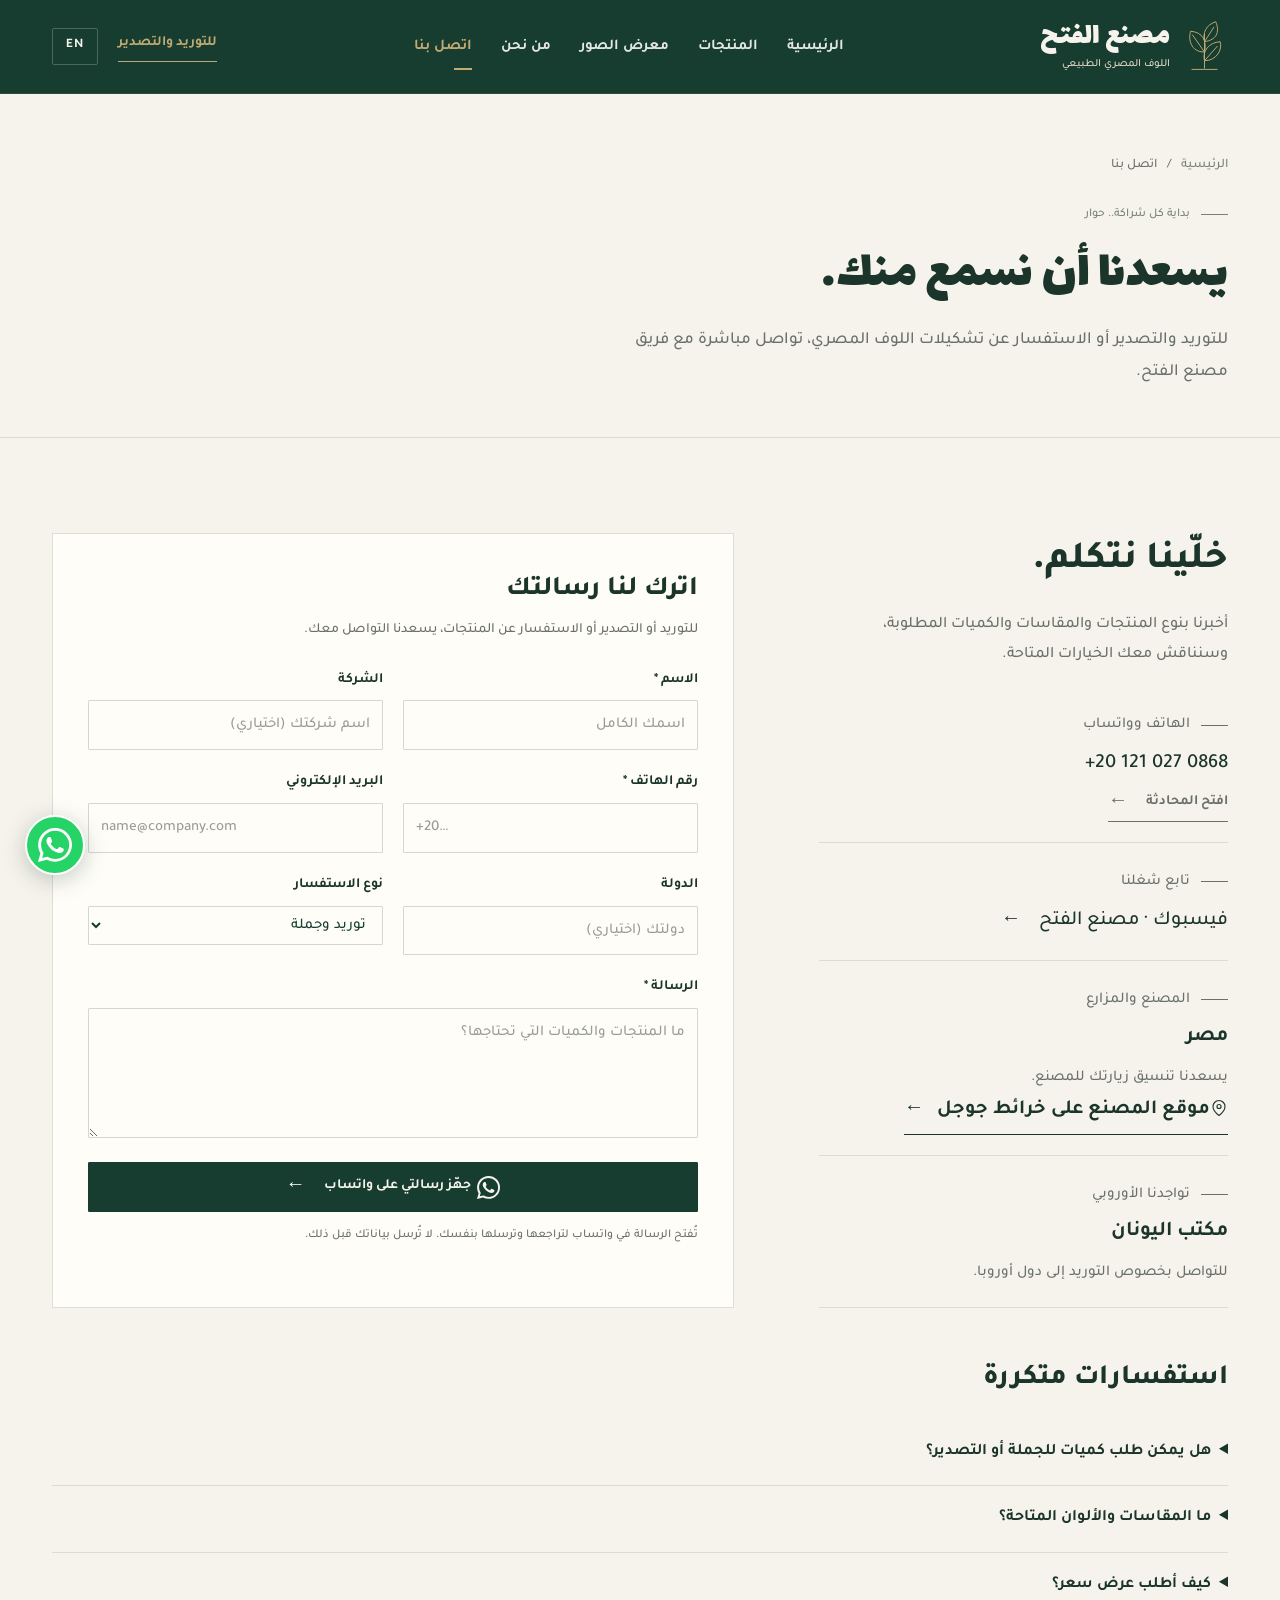
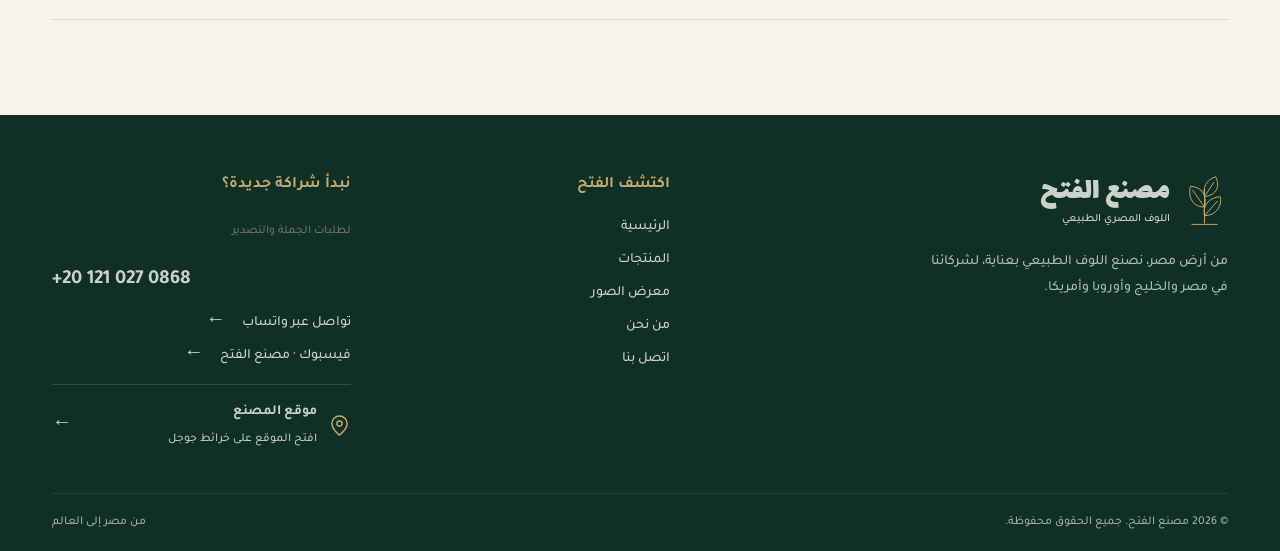
<file: ar/contact.html>
<!doctype html>
<html lang="ar" dir="rtl"><head><meta charset="utf-8"><meta name="viewport" content="width=device-width,initial-scale=1">
<title>اتصل بنا | مصنع الفتح</title><meta name="description" content="تواصل مع مصنع الفتح لطلبات الجملة والتصدير واستفسارات المقاسات والتشطيب والكميات. الهاتف وواتساب وموقع المصنع على خرائط جوجل."><link rel="canonical" href="https://aboelazmrh.github.io/al-fath-loofah/ar/contact.html"><link rel="alternate" hreflang="en" href="https://aboelazmrh.github.io/al-fath-loofah/contact.html"><link rel="alternate" hreflang="ar" href="https://aboelazmrh.github.io/al-fath-loofah/ar/contact.html"><link rel="alternate" hreflang="x-default" href="https://aboelazmrh.github.io/al-fath-loofah/contact.html">
<meta name="theme-color" content="#163d30"><meta property="og:type" content="website"><meta property="og:site_name" content="Al Fath Factory"><meta property="og:title" content="اتصل بنا | مصنع الفتح"><meta property="og:description" content="تواصل مع مصنع الفتح لطلبات الجملة والتصدير واستفسارات المقاسات والتشطيب والكميات. الهاتف وواتساب وموقع المصنع على خرائط جوجل."><meta property="og:url" content="https://aboelazmrh.github.io/al-fath-loofah/ar/contact.html"><meta property="og:locale" content="ar_EG"><meta property="og:locale:alternate" content="en_US"><meta property="og:image" content="https://aboelazmrh.github.io/al-fath-loofah/assets/share-cover.jpg"><meta property="og:image:width" content="1200"><meta property="og:image:height" content="630"><meta property="og:image:alt" content="مصنع الفتح للوف المصري الطبيعي"><meta name="twitter:card" content="summary_large_image"><meta name="twitter:title" content="اتصل بنا | مصنع الفتح"><meta name="twitter:description" content="تواصل مع مصنع الفتح لطلبات الجملة والتصدير واستفسارات المقاسات والتشطيب والكميات. الهاتف وواتساب وموقع المصنع على خرائط جوجل."><meta name="twitter:image" content="https://aboelazmrh.github.io/al-fath-loofah/assets/share-cover.jpg">
<link rel="icon" type="image/svg+xml" href="../assets/favicon.svg"><link rel="preload" href="../assets/tajawal-regular.woff" as="font" type="font/woff" crossorigin><link rel="preload" href="../assets/lalezar-regular.woff" as="font" type="font/woff" crossorigin><link rel="stylesheet" href="../assets/style.css?v=18-featured"><script src="../assets/app.js?v=17-mobile" defer></script></head>
<body data-page="contact" data-assets-base="../assets/"><a class="skip" href="#main"><span>انتقل للمحتوى</span></a><header class="site-header"><div class="wrap header-row"><a class="brand" href="index.html" aria-label="مصنع الفتح — الرئيسية">
    <svg class="brand-mark" viewbox="0 0 48 60" aria-hidden="true" fill="none" stroke="currentColor" stroke-width="1.1"><path d="M24 56V16M24 37C8 37 5 22 8 13c14 1 19 11 16 24Zm0-12c-2-10 1-19 13-23 5 12 1 21-13 23Zm0 22c14 0 21-13 18-22-13 1-21 11-18 22Z"/><path d="M10 17 24 37M35 8 24 25m15 5L24 47"/><path d="M9 57h30"/></svg>
    <span><strong class="brand-name">مصنع الفتح</strong><span class="brand-sub">اللوف المصري الطبيعي</span></span></a>
    <nav class="main-nav" id="main-nav" aria-label="القائمة الرئيسية"><a href="index.html"><span>الرئيسية</span></a><a href="products.html"><span>المنتجات</span></a><a href="gallery.html"><span>معرض الصور</span></a><a href="about.html"><span>من نحن</span></a><a href="contact.html" aria-current="page"><span>اتصل بنا</span></a></nav>
    <div class="header-actions"><a class="header-contact" href="contact.html"><span>للتوريد والتصدير</span></a><a class="language" href="../contact.html" lang="en" hreflang="en" aria-label="Switch to English">EN</a>
    <button class="menu-toggle" type="button" aria-expanded="false" aria-controls="main-nav" aria-label="فتح القائمة"><svg class="icon" viewbox="0 0 24 24" aria-hidden="true"><path d="M3 6h18M3 12h18M3 18h18"/></svg></button></div></div></header><main id="main"><section class="page-heading"><div class="wrap"><div class="breadcrumb"><a href="index.html"><span>الرئيسية</span></a><span>/</span><span>اتصل بنا</span></div><p class="eyebrow">بداية كل شراكة.. حوار</p><h1>يسعدنا أن نسمع منك.</h1><p class="lead">للتوريد والتصدير أو الاستفسار عن تشكيلات اللوف المصري، تواصل مباشرة مع فريق مصنع الفتح.</p></div></section>
    <section class="section"><div class="wrap contact-grid"><div class="contact-intro"><h2>خلّينا نتكلم.</h2><p>أخبرنا بنوع المنتجات والمقاسات والكميات المطلوبة، وسنناقش معك الخيارات المتاحة.</p>
    <div class="contact-method"><p class="eyebrow">الهاتف وواتساب</p><a href="tel:+201210270868" dir="ltr">+20 121 027 0868</a><p><a class="text-link" href="https://wa.me/201210270868" target="_blank" rel="noopener noreferrer"><span>افتح المحادثة</span><span class="arrow" aria-hidden="true">←</span></a></p></div>
    <div class="contact-method"><p class="eyebrow">تابع شغلنا</p><a href="https://www.facebook.com/Silk.loofah" target="_blank" rel="noopener noreferrer"><span>فيسبوك · مصنع الفتح</span> <span class="arrow" aria-hidden="true">←</span></a></div>
    <div class="contact-method"><p class="eyebrow">المصنع والمزارع</p><h3>مصر</h3><p>يسعدنا تنسيق زيارتك للمصنع.</p><a class="text-link contact-location" href="https://maps.app.goo.gl/ctCwqHVp3RDMitoF6" target="_blank" rel="noopener noreferrer"><svg class="icon" viewbox="0 0 24 24" aria-hidden="true"><path d="M20 10c0 6-8 12-8 12S4 16 4 10a8 8 0 1 1 16 0Z"/><circle cx="12" cy="10" r="2.7"/></svg><span>موقع المصنع على خرائط جوجل</span><span class="arrow" aria-hidden="true">←</span></a></div>
    <div class="contact-method"><p class="eyebrow">تواجدنا الأوروبي</p><h3>مكتب اليونان</h3><p>للتواصل بخصوص التوريد إلى دول أوروبا.</p></div></div><form class="contact-form" id="contact-form"><h3><span>اترك لنا رسالتك</span></h3><p class="form-explanation">للتوريد أو التصدير أو الاستفسار عن المنتجات، يسعدنا التواصل معك.</p>
    <div class="form-grid">
    <div class="field"><label for="contact-name"><span>الاسم *</span></label><input id="contact-name" name="name" required maxlength="100" autocomplete="name" placeholder="اسمك الكامل"></div>
    <div class="field"><label for="contact-company"><span>الشركة</span></label><input id="contact-company" name="company" maxlength="150" autocomplete="organization" placeholder="اسم شركتك (اختياري)"></div>
    <div class="field"><label for="contact-phone"><span>رقم الهاتف *</span></label><input id="contact-phone" name="phone" type="tel" required minlength="7" maxlength="30" autocomplete="tel" placeholder="+20…" dir="ltr"></div>
    <div class="field"><label for="contact-email"><span>البريد الإلكتروني</span></label><input id="contact-email" name="email" type="email" maxlength="150" autocomplete="email" placeholder="name@company.com" dir="ltr"></div>
    <div class="field"><label for="contact-country"><span>الدولة</span></label><input id="contact-country" name="country" maxlength="100" autocomplete="country-name" placeholder="دولتك (اختياري)"></div>
    <div class="field"><label for="contact-subject"><span>نوع الاستفسار</span></label><select id="contact-subject" name="subject"><option value="wholesale">توريد وجملة</option><option value="export">تصدير</option><option value="product">استفسار عن منتج</option><option value="other">استفسار آخر</option></select></div>
    <div class="field full"><label for="contact-message"><span>الرسالة *</span></label><textarea id="contact-message" name="message" required maxlength="2000" placeholder="ما المنتجات والكميات التي تحتاجها؟"></textarea></div></div>
    <button class="button" type="submit"><svg class="icon whatsapp-icon" viewbox="0 0 24 24" aria-hidden="true"><path fill="currentColor" stroke="none" d="M20.52 3.48A11.91 11.91 0 0 0 12.05 0C5.47 0 .11 5.35.11 11.93c0 2.1.55 4.16 1.6 5.97L.01 24l6.26-1.64a11.9 11.9 0 0 0 5.78 1.47h.01C18.64 23.83 24 18.48 24 11.9c0-3.19-1.24-6.18-3.48-8.42Zm-8.47 18.34a9.87 9.87 0 0 1-5.04-1.38l-.36-.21-3.72.98.99-3.63-.24-.37a9.86 9.86 0 0 1-1.51-5.28c0-5.47 4.45-9.92 9.93-9.92a9.85 9.85 0 0 1 7.02 2.91 9.85 9.85 0 0 1 2.9 7.02c0 5.47-4.45 9.92-9.92 9.92Zm5.44-7.43c-.3-.15-1.77-.87-2.04-.97-.28-.1-.48-.15-.68.15-.2.3-.77.97-.95 1.17-.17.2-.35.22-.65.07-.3-.15-1.26-.47-2.4-1.48-.89-.79-1.49-1.77-1.66-2.07-.18-.3-.02-.46.13-.61.14-.14.3-.35.45-.52.15-.18.2-.3.3-.5.1-.2.05-.38-.03-.53-.07-.15-.67-1.62-.92-2.22-.24-.58-.49-.5-.67-.51h-.57c-.2 0-.53.07-.8.37-.28.3-1.05 1.02-1.05 2.49s1.07 2.89 1.22 3.09c.15.2 2.11 3.22 5.12 4.52.72.31 1.28.49 1.72.63.72.23 1.37.2 1.88.12.58-.09 1.77-.73 2.02-1.44.25-.72.25-1.33.18-1.45-.08-.13-.28-.2-.58-.35Z"/></svg><span>جهّز رسالتي على واتساب</span><span class="arrow" aria-hidden="true">←</span></button>
    <p class="form-hint">تُفتح الرسالة في واتساب لتراجعها وترسلها بنفسك. لا تُرسل بياناتك قبل ذلك.</p>
    <div class="form-status" role="status" aria-live="polite"></div><div class="success-actions" hidden><a class="button outline prepared-link" target="_blank" rel="noopener noreferrer"><span>افتح الرسالة في واتساب</span><span class="arrow" aria-hidden="true">←</span></a></div></form>
    </div><div class="wrap faq"><h2>استفسارات متكررة</h2>
    <details><summary><span>هل يمكن طلب كميات للجملة أو التصدير؟</span></summary><p>نعم، نعمل مع تجار الجملة والمستوردين. أرسل لنا الموديلات والكميات وبلد الوصول لمناقشة تفاصيل الطلب.</p></details>
    <details><summary><span>ما المقاسات والألوان المتاحة؟</span></summary><p>لدينا مقاسات وألوان وموديلات متنوعة. نؤكد لك الخيارات المتاحة حسب المنتج والكمية المطلوبة.</p></details>
    <details><summary><span>كيف أطلب عرض سعر؟</span></summary><p>أرسل لنا نوع المنتج والمقاس والكمية والدولة عبر نموذج التواصل أو واتساب، لنناقش تفاصيل طلبك.</p></details></div></section></main><footer class="site-footer"><div class="wrap"><div class="footer-grid"><div><a class="brand" href="index.html" aria-label="مصنع الفتح — الرئيسية">
    <svg class="brand-mark" viewbox="0 0 48 60" aria-hidden="true" fill="none" stroke="currentColor" stroke-width="1.1"><path d="M24 56V16M24 37C8 37 5 22 8 13c14 1 19 11 16 24Zm0-12c-2-10 1-19 13-23 5 12 1 21-13 23Zm0 22c14 0 21-13 18-22-13 1-21 11-18 22Z"/><path d="M10 17 24 37M35 8 24 25m15 5L24 47"/><path d="M9 57h30"/></svg>
    <span><strong class="brand-name">مصنع الفتح</strong><span class="brand-sub">اللوف المصري الطبيعي</span></span></a><p>من أرض مصر، نصنع اللوف الطبيعي بعناية، لشركائنا في مصر والخليج وأوروبا وأمريكا.</p></div>
    <div><h3 class="footer-title">اكتشف الفتح</h3><div class="footer-links"><a href="index.html"><span>الرئيسية</span></a><a href="products.html"><span>المنتجات</span></a><a href="gallery.html"><span>معرض الصور</span></a><a href="about.html"><span>من نحن</span></a><a href="contact.html"><span>اتصل بنا</span></a></div></div>
    <div><h3 class="footer-title">نبدأ شراكة جديدة؟</h3><span class="small-note">لطلبات الجملة والتصدير</span><a class="footer-contact" href="tel:+201210270868">+20 121 027 0868</a><div class="footer-links"><a href="https://wa.me/201210270868" target="_blank" rel="noopener noreferrer"><span>تواصل عبر واتساب</span> <span class="arrow" aria-hidden="true">←</span></a><a href="https://www.facebook.com/Silk.loofah" target="_blank" rel="noopener noreferrer"><span>فيسبوك · مصنع الفتح</span> <span class="arrow" aria-hidden="true">←</span></a><a class="factory-location" href="https://maps.app.goo.gl/ctCwqHVp3RDMitoF6" target="_blank" rel="noopener noreferrer"><svg class="icon" viewbox="0 0 24 24" aria-hidden="true"><path d="M20 10c0 6-8 12-8 12S4 16 4 10a8 8 0 1 1 16 0Z"/><circle cx="12" cy="10" r="2.7"/></svg><span><strong>موقع المصنع</strong><small>افتح الموقع على خرائط جوجل</small></span><span class="arrow" aria-hidden="true">←</span></a></div></div></div>
    <div class="footer-bottom"><span>© 2026 مصنع الفتح. جميع الحقوق محفوظة.</span><span dir="auto">من مصر إلى العالم</span></div></div></footer>
    <a class="floating-whatsapp" href="https://wa.me/201210270868" target="_blank" rel="noopener noreferrer" aria-label="تواصل مع مصنع الفتح على واتساب"><svg class="icon whatsapp-icon" viewbox="0 0 24 24" aria-hidden="true"><path fill="currentColor" stroke="none" d="M20.52 3.48A11.91 11.91 0 0 0 12.05 0C5.47 0 .11 5.35.11 11.93c0 2.1.55 4.16 1.6 5.97L.01 24l6.26-1.64a11.9 11.9 0 0 0 5.78 1.47h.01C18.64 23.83 24 18.48 24 11.9c0-3.19-1.24-6.18-3.48-8.42Zm-8.47 18.34a9.87 9.87 0 0 1-5.04-1.38l-.36-.21-3.72.98.99-3.63-.24-.37a9.86 9.86 0 0 1-1.51-5.28c0-5.47 4.45-9.92 9.93-9.92a9.85 9.85 0 0 1 7.02 2.91 9.85 9.85 0 0 1 2.9 7.02c0 5.47-4.45 9.92-9.92 9.92Zm5.44-7.43c-.3-.15-1.77-.87-2.04-.97-.28-.1-.48-.15-.68.15-.2.3-.77.97-.95 1.17-.17.2-.35.22-.65.07-.3-.15-1.26-.47-2.4-1.48-.89-.79-1.49-1.77-1.66-2.07-.18-.3-.02-.46.13-.61.14-.14.3-.35.45-.52.15-.18.2-.3.3-.5.1-.2.05-.38-.03-.53-.07-.15-.67-1.62-.92-2.22-.24-.58-.49-.5-.67-.51h-.57c-.2 0-.53.07-.8.37-.28.3-1.05 1.02-1.05 2.49s1.07 2.89 1.22 3.09c.15.2 2.11 3.22 5.12 4.52.72.31 1.28.49 1.72.63.72.23 1.37.2 1.88.12.58-.09 1.77-.73 2.02-1.44.25-.72.25-1.33.18-1.45-.08-.13-.28-.2-.58-.35Z"/></svg></a><dialog class="modal" aria-labelledby="modal-title">
      <button class="modal-close" type="button" aria-label="إغلاق" autofocus>×</button>
      <div class="modal-body">
        <div class="modal-media">
          <img class="modal-image" alt="" decoding="async">
          <button class="gallery-modal-arrow gallery-modal-prev" data-gallery-prev type="button" aria-label="الصورة السابقة" hidden><svg class="icon" viewbox="0 0 24 24" aria-hidden="true"><path d="M19 12H5m6-6-6 6 6 6"/></svg></button>
          <button class="gallery-modal-arrow gallery-modal-next" data-gallery-next type="button" aria-label="الصورة التالية" hidden><svg class="icon" viewbox="0 0 24 24" aria-hidden="true"><path d="M19 12H5m6-6-6 6 6 6"/></svg></button>
          <span class="gallery-modal-counter" data-gallery-counter aria-live="polite" hidden></span>
        </div>
        <div class="modal-copy">
          <p class="eyebrow modal-kicker"></p>
          <h2 id="modal-title"></h2>
          <p class="modal-description"></p>
          <div class="modal-specs" hidden></div>
          <div class="modal-thumbnails" role="group" aria-label="صور المنتج" hidden></div>
          <a class="button modal-enquiry" href="contact.html"><span>استفسر عن هذا المنتج</span><span class="arrow" aria-hidden="true">←</span></a>
        </div>
      </div>
    </dialog><script type="application/json" id="product-data">[{"id": "101", "cat": "natural", "ar": "نص كوز لوف خام بحبل", "en": "Half raw loofah with hanging cord", "desc_ar": "نصف كوز من اللوف الطبيعي الخام بطول ١٥ سم، مع حبل للتعليق.", "desc_en": "Half a raw natural loofah, 15 cm long, with a hanging cord.", "photos": [{"image": "products/101-1.webp?v=3", "ar": "نص كوز لوف خام بحبل تعليق", "en": "Half raw loofah with hanging cord"}, {"image": "products/101-2.webp?v=3", "ar": "المقطع الليفي من زاوية مائلة", "en": "Angled view of the fibrous cut end"}, {"image": "products/101-3.webp?v=3", "ar": "الوجه الآخر للوف الطبيعي", "en": "Opposite side of the natural loofah"}], "previous_codes": ["110"], "length_cm": 15}, {"id": "102", "cat": "mitts", "ar": "لوف كف دبل طبيعي", "en": "Double-sided natural loofah mitt", "desc_ar": "كف استحمام يُلبس في اليد، بوجهين من اللوف الطبيعي.", "desc_en": "A bath mitt with natural loofah on both sides.", "photos": [{"image": "products/102-1.webp", "ar": "الوجه الأمامي من اللوف الطبيعي", "en": "Front natural loofah face"}, {"image": "products/102-back.webp", "ar": "الوجه الخلفي من اللوف الطبيعي", "en": "Reverse natural loofah face"}], "length_cm": 20, "width_cm": 16}, {"id": "103", "cat": "natural", "ar": "رول لوف طبيعي", "en": "Natural loofah roll", "desc_ar": "رول لوف طبيعي مناسب لفرك كعب القدمين أثناء الاستحمام.", "desc_en": "A natural loofah roll suitable for scrubbing the heels while bathing.", "photos": [{"image": "products/103-4.webp", "ar": "استخدام رول اللوف الطبيعي على كعب القدم", "en": "Using the natural loofah roll on a heel"}, {"image": "products/103-1.webp", "ar": "الرول في وضع رأسي", "en": "Upright view of the roll"}, {"image": "products/103-2.webp", "ar": "المقطع الدائري للألياف", "en": "Circular fibre cross-section"}, {"image": "products/103-3.webp", "ar": "الرول من الجانب", "en": "Side view of the roll"}], "length_cm": 7}, {"id": "104", "cat": "pads", "ar": "لوف قلب كبير بشكير", "en": "Large heart-shaped terry-backed loofah", "desc_ar": "لوف استحمام كبير على شكل قلب، بظهر بشكير وشريط لتثبيت اليد.", "desc_en": "A large heart-shaped bath loofah with a terry cloth back and a hand strap.", "photos": [{"image": "products/104-1.webp", "ar": "وجه اللوف بالحافة اللبني", "en": "Loofah face with light blue edging"}, {"image": "products/104-2.webp", "ar": "ظهر البشكير اللبني وشريط اليد", "en": "Light blue terry back and hand strap"}], "size_cm": [18, 21], "default_color": "light-blue", "colors": [{"id": "rose", "ar": "روز", "en": "Rose", "hex": "#cf7f87", "image": "products/104-rose.webp", "preview": true}, {"id": "beige", "ar": "بيج", "en": "Beige", "hex": "#ddc6a4", "image": "products/104-beige.webp", "preview": true}, {"id": "blue", "ar": "أزرق", "en": "Blue", "hex": "#526e9d", "image": "products/104-blue.webp", "preview": true}, {"id": "yellow", "ar": "أصفر", "en": "Yellow", "hex": "#e7be40", "image": "products/104-yellow.webp", "preview": true}, {"id": "light-blue", "ar": "لبني", "en": "Light blue", "hex": "#bac4cf", "image": "products/104-2.webp", "preview": false}]}, {"id": "105", "cat": "mitts", "ar": "لوف كف حمصي", "en": "Homsi loofah mitt", "desc_ar": "كف استحمام بوجه من اللوف الطبيعي وظهر حمصي منسوج، يُلبس في اليد.", "desc_en": "A bath mitt with a natural loofah face and a woven Homsi back.", "photos": [{"image": "products/105-1.webp?v=2", "ar": "وجه اللوف لكف الاستحمام الحمصي", "en": "Natural loofah face of the Homsi mitt"}, {"image": "products/105-2.webp?v=2", "ar": "الظهر الحمصي المنسوج", "en": "Woven Homsi back"}], "length_cm": 20, "width_cm": 16, "colors": [{"ar": "حمصي", "en": "Homsi"}], "previous_codes": ["114"]}, {"id": "106", "cat": "kitchen", "ar": "لوف مسطّح بحلقة قماش", "en": "Flat loofah pads with fabric loops", "desc_ar": "لوف طبيعي مسطّح بحلقة قماش، مناسب لغسل الأطباق والحلل ومواعين المطبخ.", "desc_en": "Flat natural loofah pads with fabric loops, suitable for washing dishes, pots and other kitchenware.", "photos": [{"image": "products/106-3.webp", "ar": "غسل حلة باللوف المسطّح بجانب الأطباق", "en": "Washing a pot with the flat loofah pad beside the dishes"}, {"image": "products/106-1.webp", "ar": "سطح اللوف وحلقات التعليق", "en": "Loofah surfaces and hanging loops"}, {"image": "products/106-2.webp", "ar": "القطع من الجانب", "en": "Side view of the pads"}]}, {"id": "107", "cat": "mitts", "ar": "لوف كف بشكير", "en": "Terry-backed loofah mitt", "desc_ar": "كف استحمام بوجه من اللوف الطبيعي وظهر بشكير، مع فتحة لإدخال اليد.", "desc_en": "A bath mitt with a natural loofah face, a terry cloth back and an opening for the hand.", "photos": [{"image": "products/107-rose.webp", "ar": "لوف كف بشكير باللون الروز", "en": "Terry-backed loofah mitt in rose"}], "length_cm": 20, "width_cm": 16, "default_color": "rose", "colors": [{"id": "rose", "ar": "روز", "en": "Rose", "hex": "#cf7f87", "image": "products/107-rose.webp", "preview": true}, {"id": "brown", "ar": "بني", "en": "Brown", "hex": "#a48660", "image": "products/107-brown.webp", "preview": true}, {"id": "yellow", "ar": "أصفر", "en": "Yellow", "hex": "#e7be40", "image": "products/107-yellow.webp", "preview": true}]}, {"id": "108", "cat": "pads", "ar": "لوف بيضاوي بشكير", "en": "Oval terry-backed bath loofah", "desc_ar": "لوف استحمام بيضاوي مناسب للأطفال، بوجه من اللوف الطبيعي وظهر بشكير وشريط لتثبيت اليد.", "desc_en": "An oval bath loofah for children, with a natural loofah face, a terry cloth back and a hand strap.", "photos": [{"image": "products/108-1.webp", "ar": "وجه اللوف بالحافة الوردية", "en": "Loofah face with pink edging"}, {"image": "products/108-2.webp", "ar": "الظهر الوردي وشريط اليد", "en": "Pink fabric back and hand strap"}], "length_cm": 17, "width_cm": 13, "default_color": "rose", "colors": [{"id": "rose", "ar": "روز", "en": "Rose", "hex": "#cf7f87", "image": "products/108-2.webp", "preview": false}, {"id": "beige", "ar": "بيج", "en": "Beige", "hex": "#ddc6a4", "image": "products/108-beige.webp", "preview": true}, {"id": "blue", "ar": "أزرق", "en": "Blue", "hex": "#526e9d", "image": "products/108-blue.webp", "preview": true}, {"id": "yellow", "ar": "أصفر", "en": "Yellow", "hex": "#e7be40", "image": "products/108-yellow.webp", "preview": true}, {"id": "light-blue", "ar": "لبني", "en": "Light blue", "hex": "#bac4cf", "image": "products/108-light-blue.webp", "preview": true}]}, {"id": "109", "cat": "back", "ar": "لوف طويل للظهر بشكير", "en": "Long terry-backed loofah back scrubber", "desc_ar": "لوف طويل مخصّص للظهر، بوجه من اللوف الطبيعي وظهر بشكير وحبلين للإمساك.", "desc_en": "A long back scrubber with a natural loofah face, a terry cloth back and two cords to hold.", "photos": [{"image": "products/109-1.webp", "ar": "وجه اللوف والحبلان الأزرقان", "en": "Loofah face with blue cords"}, {"image": "products/109-2.webp", "ar": "الظهر القماشي الأزرق", "en": "Blue fabric back"}, {"image": "products/109-3.webp", "ar": "الزاوية الجانبية للوف الظهر وظهر البشكير", "en": "Side view of the back scrubber and its terry cloth backing"}], "length_cm": 32, "width_cm": 11, "previous_codes": ["113"]}, {"id": "110", "cat": "pads", "ar": "لوف استحمام بيضاوي حمصي", "en": "Homsi oval bath loofah", "desc_ar": "لوف استحمام بيضاوي بوجه من اللوف الطبيعي وظهر حمصي منسوج مع شريط لليد وحلقة للتعليق.", "desc_en": "An oval bath pad with a natural loofah face, a woven Homsi back, a hand strap and a hanging loop.", "photos": [{"image": "products/111-1.webp", "ar": "وجه اللوف وحلقة التعليق", "en": "Loofah face and hanging loop"}, {"image": "products/111-2.webp", "ar": "الظهر الأصفر وشريط اليد", "en": "Yellow woven back and hand strap"}], "length_cm": 17, "width_cm": 15, "previous_codes": ["111"]}, {"id": "111", "cat": "back", "ar": "لوف طويل حمصي سوري", "en": "Long Syrian-style Homsi loofah", "desc_ar": "لوف طويل من موديل حمصي سوري، بوجه ليفي وظهر أصفر منسوج وحبلين للإمساك.", "desc_en": "A long Syrian-style Homsi loofah with a fibrous face, a woven yellow back and two cords to hold.", "photos": [{"image": "products/112-1.webp", "ar": "وجه اللوف والحبلان الأصفران", "en": "Loofah face with yellow cords"}, {"image": "products/112-2.webp", "ar": "الظهر الأصفر المنسوج", "en": "Yellow woven back"}], "length_cm": 32, "width_cm": 12, "previous_codes": ["112"]}, {"id": "112", "cat": "mitts", "ar": "لوف كف بإصبع", "en": "Thumb loofah mitt", "desc_ar": "كف استحمام بوجه من اللوف الطبيعي وفتحة للإبهام وظهر قماشي.", "desc_en": "A bath mitt with a natural loofah face, a thumb opening and a fabric back.", "photos": [{"image": "products/115-1.webp", "ar": "الوجه الليفي وتصميم الإبهام", "en": "Loofah face and thumb shape"}, {"image": "products/115-2.webp", "ar": "الظهر القماشي الأزرق", "en": "Blue fabric side"}], "length_cm": 21, "width_cm": 18, "previous_codes": ["115"]}, {"id": "113", "cat": "pads", "ar": "لوف مضرب بشكير", "en": "Terry-backed loofah paddle", "desc_ar": "لوف استحمام على شكل مضرب، بوجه من اللوف الطبيعي وظهر بشكير ومقبض.", "desc_en": "A paddle-shaped bath scrubber with a natural loofah face, a terry cloth back and a handle.", "photos": [{"image": "products/116-1.webp", "ar": "وجه اللوف والمقبض", "en": "Loofah face and handle"}, {"image": "products/116-2.webp", "ar": "الوجه القماشي الخلفي", "en": "Fabric back of the paddle"}], "previous_codes": ["116"]}, {"id": "114", "cat": "back", "ar": "لوف مقبض بشكير", "en": "Terry-backed loofah strap with handles", "desc_ar": "شريط لوف طويل للظهر، بوجه من اللوف الطبيعي وظهر بشكير ومقبضين.", "desc_en": "A long back scrubber with a natural loofah face, a terry cloth back and two handles.", "photos": [{"image": "products/117-1.webp", "ar": "وجه اللوف والمقابض", "en": "Loofah face and handles"}, {"image": "products/117-2.webp", "ar": "الحزام مفرودًا من جهة القماش", "en": "Extended belt showing the fabric side"}, {"image": "products/117-3.webp", "ar": "الحزام مطويًا وتفاصيل المقابض", "en": "Folded belt and handle detail"}], "length_cm": 80, "width_cm": 11, "previous_codes": ["117"]}, {"id": "115", "cat": "natural", "ar": "كوز لوف خام", "en": "Whole raw natural loofah", "desc_ar": "كوز كامل من اللوف الطبيعي الخام.", "desc_en": "A whole, raw natural loofah.", "photos": [{"image": "products/118-1-uncorded.webp", "ar": "الكوز الكامل من الأمام", "en": "Front view of the whole loofah"}, {"image": "products/118-2-uncorded.webp", "ar": "الكوز الكامل من الجانب", "en": "Side view of the whole loofah"}, {"image": "products/118-3-uncorded.webp", "ar": "لقطة قريبة لألياف اللوف الطبيعي", "en": "Close-up of the natural loofah fibres"}], "length_cm": 55, "previous_codes": ["118"]}, {"id": "116", "cat": "mitts", "ar": "كف سوري بلسان", "en": "Syrian loofah mitt with extended cuff", "desc_ar": "كف استحمام سوري بلسان عند المعصم، بوجه من اللوف الطبيعي ووجه حمصي منسوج.", "desc_en": "A Syrian bath mitt with an extended cuff, a natural loofah face and a woven Homsi face.", "photos": [{"image": "products/119-1.webp", "ar": "وجه اللوف الطبيعي واللسان عند المعصم", "en": "Natural loofah face and extended cuff"}, {"image": "products/119-2.webp", "ar": "الوجه الحمصي المنسوج", "en": "Woven Homsi face"}], "length_cm": 25, "width_cm": 16, "previous_codes": ["119"]}]</script><script type="application/json" id="destination-data">[{"id": "italy", "ar": "إيطاليا", "en": "Italy", "code": "IT", "region": "europe", "lon": 12.6, "lat": 42.5, "label": [526, 173], "bend": -38}, {"id": "france", "ar": "فرنسا", "en": "France", "code": "FR", "region": "europe", "lon": 2.2, "lat": 46.6, "label": [457, 143], "bend": -68}, {"id": "belgium", "ar": "بلجيكا", "en": "Belgium", "code": "BE", "region": "europe", "lon": 4.5, "lat": 50.8, "label": [470, 112], "bend": -87}, {"id": "netherlands", "ar": "هولندا", "en": "Netherlands", "code": "NL", "region": "europe", "lon": 5.3, "lat": 52.1, "label": [535, 85], "bend": -106}, {"id": "usa", "ar": "أمريكا", "en": "United States", "code": "US", "region": "america", "lon": -98.6, "lat": 39.8, "label": [238, 181], "bend": -156}, {"id": "saudi", "ar": "السعودية", "en": "Saudi Arabia", "code": "SA", "region": "middleeast", "lon": 44.4, "lat": 24.0, "label": [617, 220], "bend": -47}, {"id": "uae", "ar": "الإمارات", "en": "UAE", "code": "AE", "region": "middleeast", "lon": 54.4, "lat": 24.45, "label": [695, 207], "bend": 58}, {"id": "bahrain", "ar": "البحرين", "en": "Bahrain", "code": "BH", "region": "middleeast", "lon": 50.55, "lat": 26.1, "label": [684, 171], "bend": 19}, {"id": "jordan", "ar": "الأردن", "en": "Jordan", "code": "JO", "region": "middleeast", "lon": 35.9, "lat": 31.2, "label": [582, 156], "bend": -32}, {"id": "greece", "ar": "مكتب اليونان", "en": "Greece office", "code": "GR", "region": "greece", "lon": 23.7, "lat": 37.98, "label": [616, 123], "bend": -69}]</script></body></html>
</file>
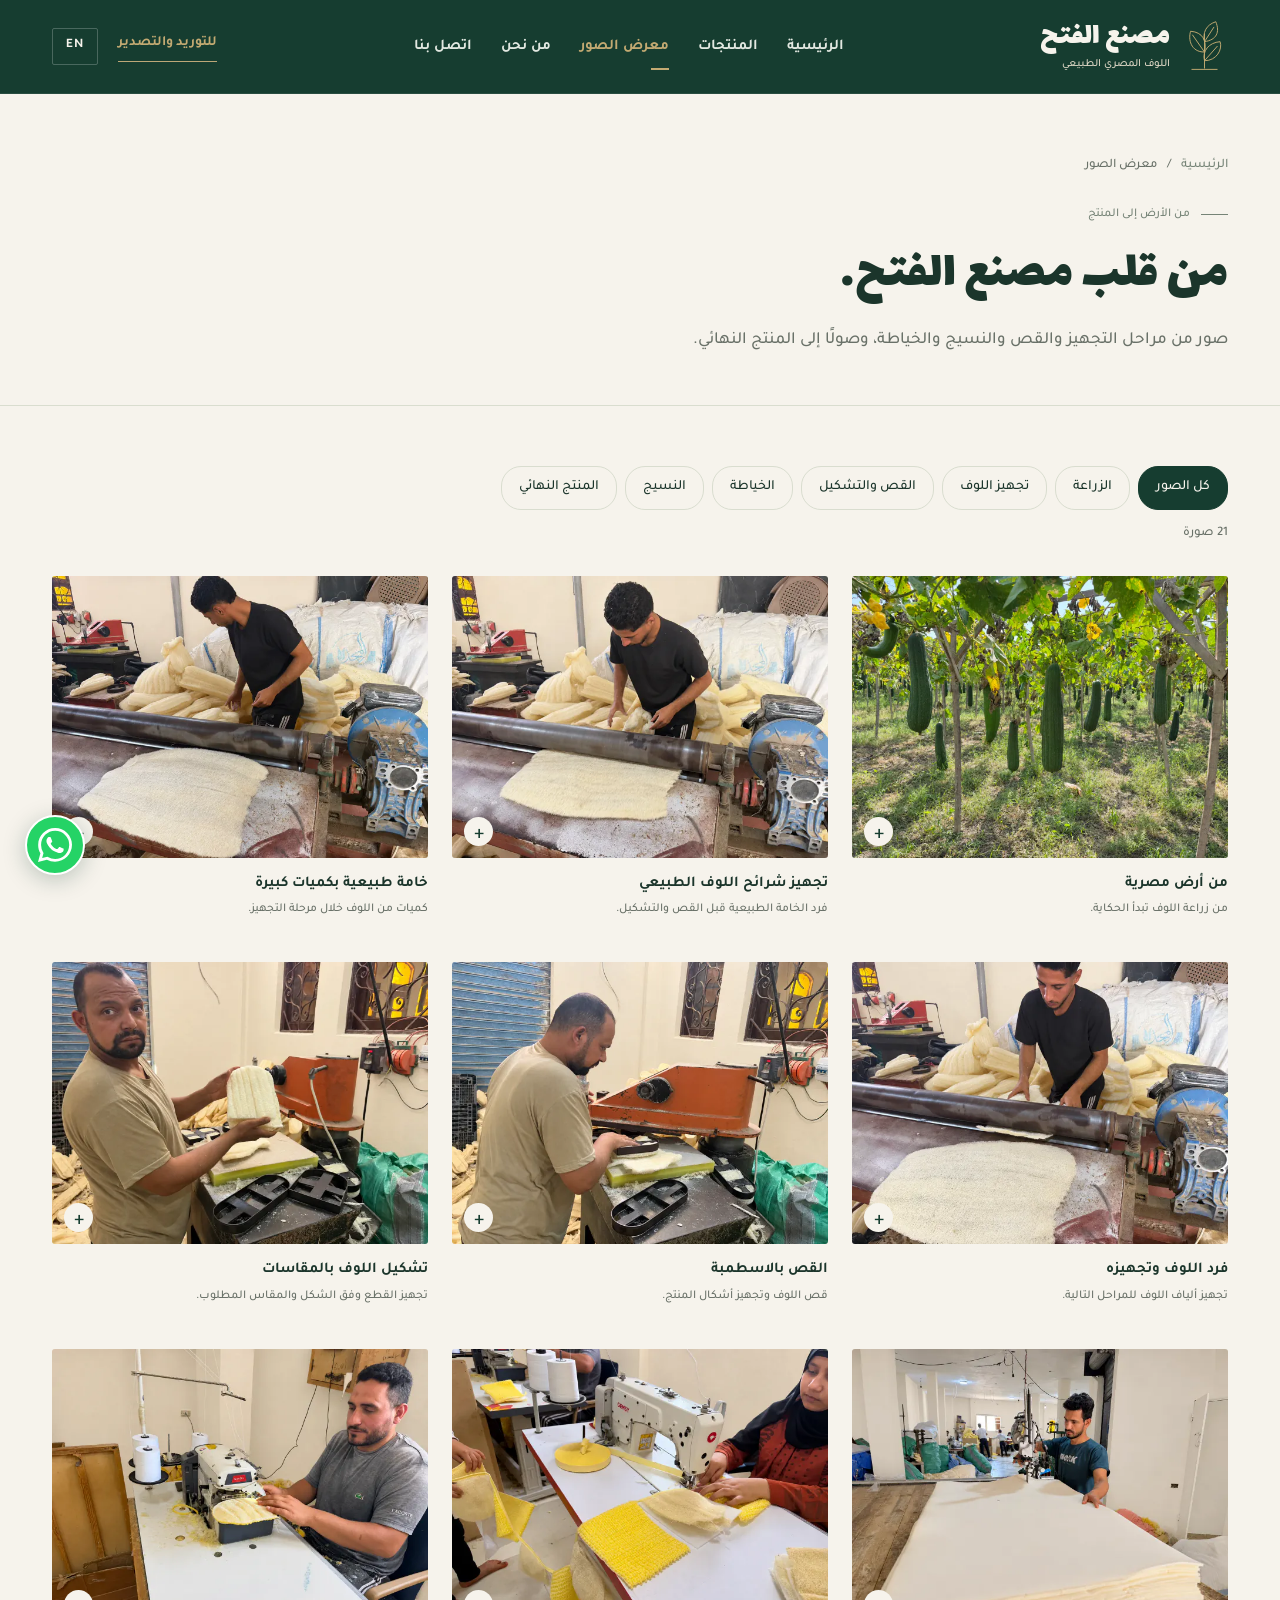
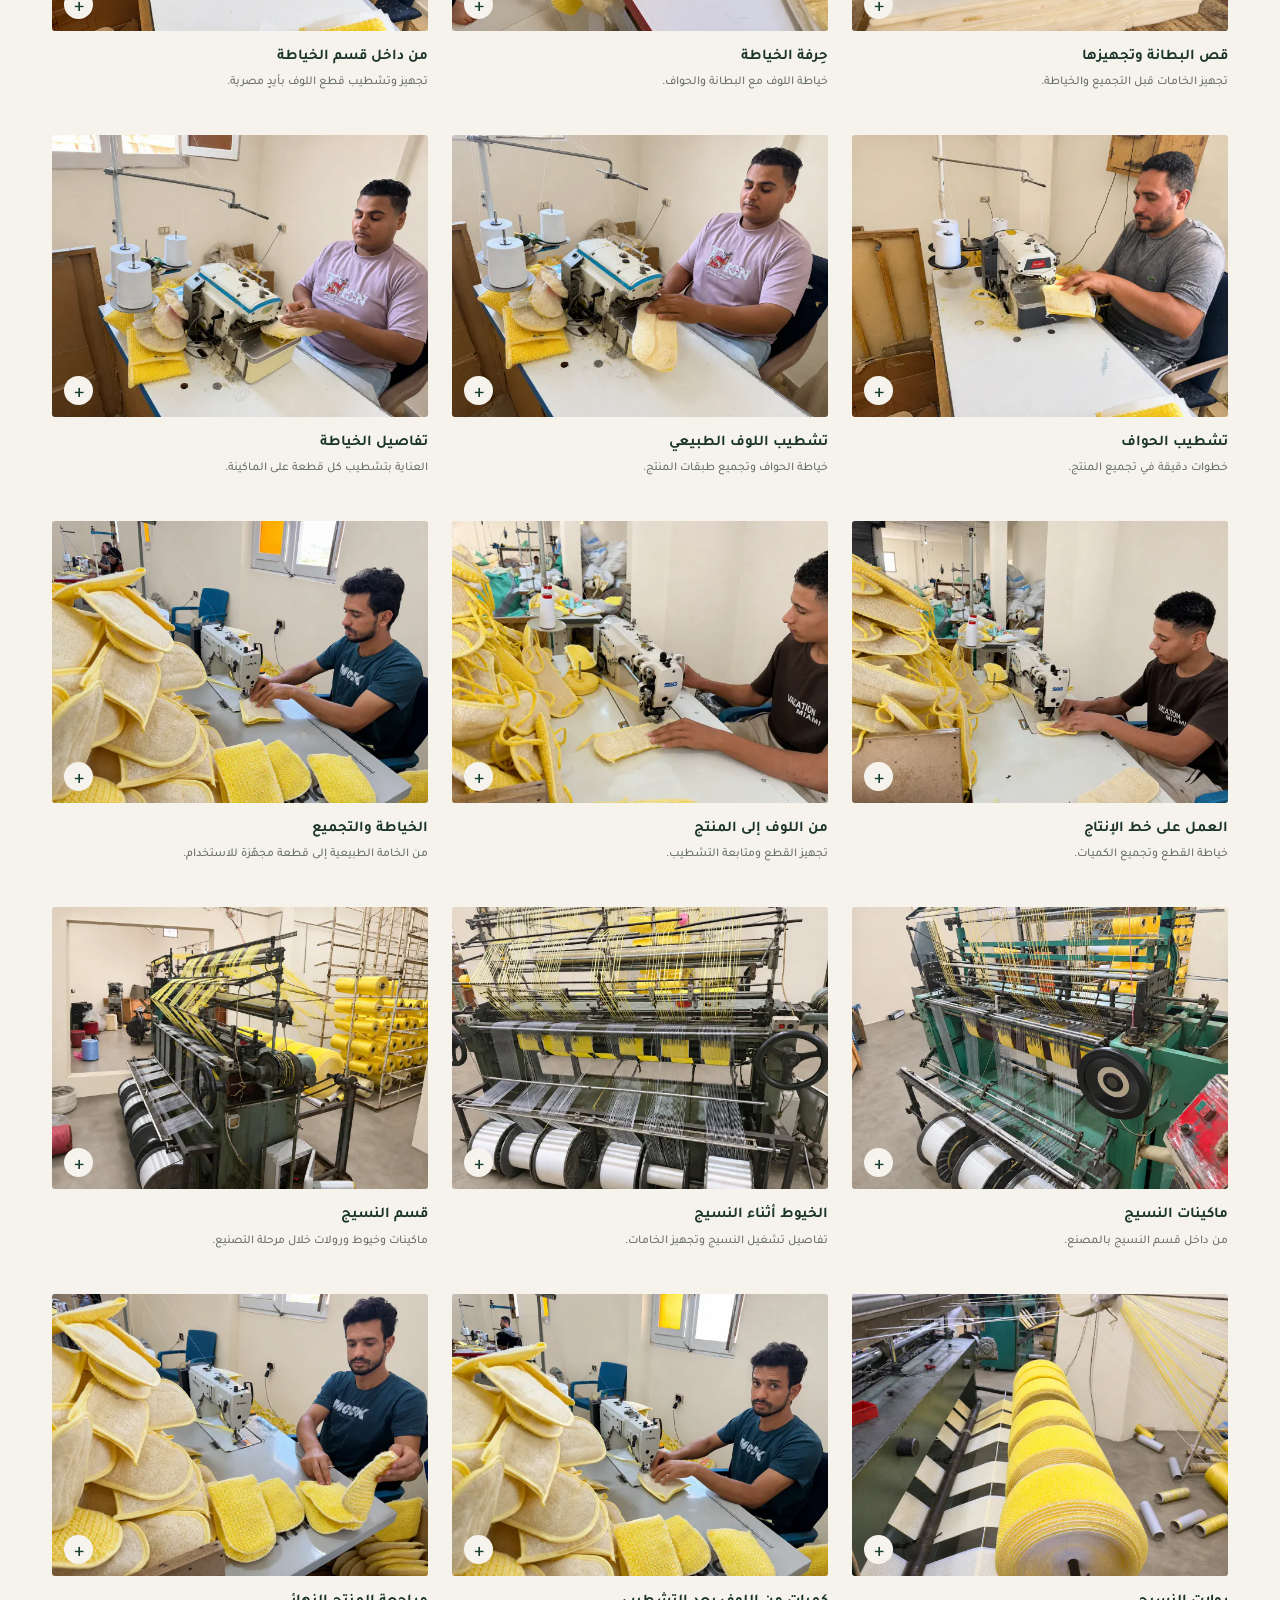
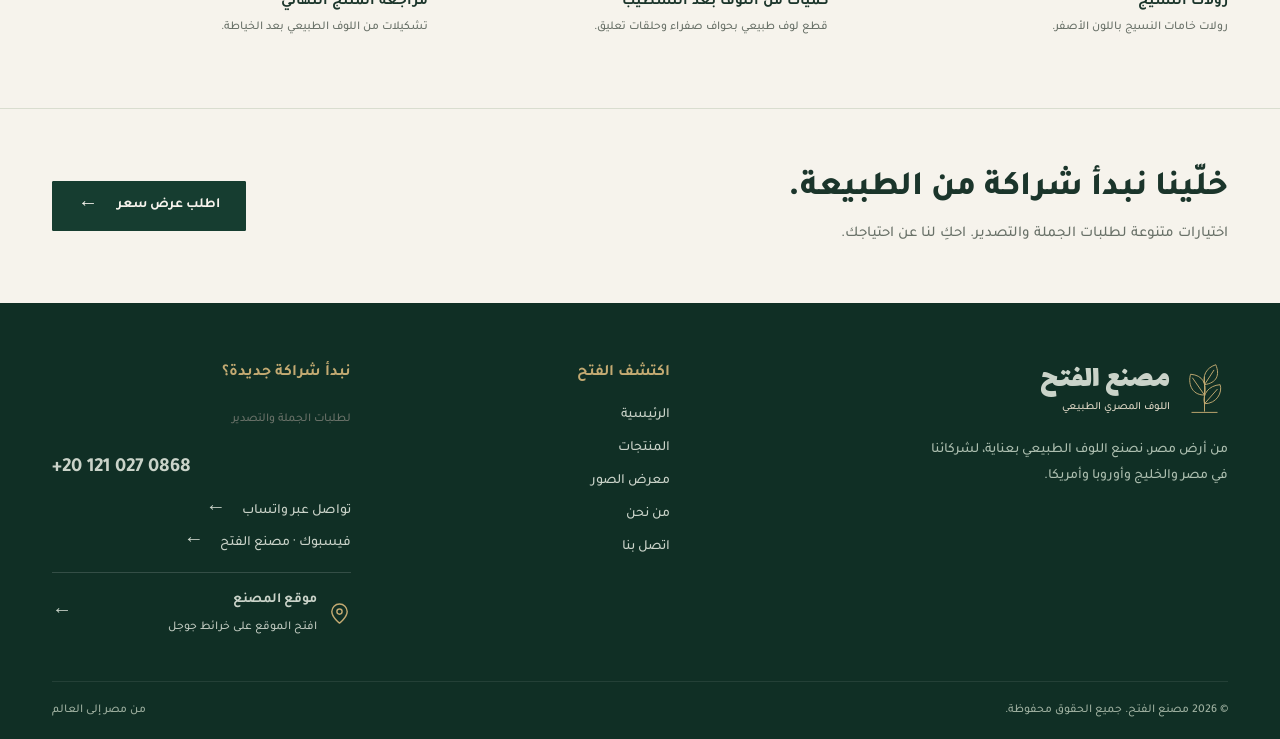
<file: ar/gallery.html>
<!doctype html>
<html lang="ar" dir="rtl"><head><meta charset="utf-8"><meta name="viewport" content="width=device-width,initial-scale=1">
<title>معرض الصور | مصنع الفتح</title><meta name="description" content="شاهد صور مزارع اللوف ومراحل التجهيز والقص والنسيج والخياطة والمنتجات النهائية من مصنع الفتح."><link rel="canonical" href="https://aboelazmrh.github.io/al-fath-loofah/ar/gallery.html"><link rel="alternate" hreflang="en" href="https://aboelazmrh.github.io/al-fath-loofah/gallery.html"><link rel="alternate" hreflang="ar" href="https://aboelazmrh.github.io/al-fath-loofah/ar/gallery.html"><link rel="alternate" hreflang="x-default" href="https://aboelazmrh.github.io/al-fath-loofah/gallery.html">
<meta name="theme-color" content="#163d30"><meta property="og:type" content="website"><meta property="og:site_name" content="Al Fath Factory"><meta property="og:title" content="معرض الصور | مصنع الفتح"><meta property="og:description" content="شاهد صور مزارع اللوف ومراحل التجهيز والقص والنسيج والخياطة والمنتجات النهائية من مصنع الفتح."><meta property="og:url" content="https://aboelazmrh.github.io/al-fath-loofah/ar/gallery.html"><meta property="og:locale" content="ar_EG"><meta property="og:locale:alternate" content="en_US"><meta property="og:image" content="https://aboelazmrh.github.io/al-fath-loofah/assets/share-cover.jpg"><meta property="og:image:width" content="1200"><meta property="og:image:height" content="630"><meta property="og:image:alt" content="مصنع الفتح للوف المصري الطبيعي"><meta name="twitter:card" content="summary_large_image"><meta name="twitter:title" content="معرض الصور | مصنع الفتح"><meta name="twitter:description" content="شاهد صور مزارع اللوف ومراحل التجهيز والقص والنسيج والخياطة والمنتجات النهائية من مصنع الفتح."><meta name="twitter:image" content="https://aboelazmrh.github.io/al-fath-loofah/assets/share-cover.jpg">
<link rel="icon" type="image/svg+xml" href="../assets/favicon.svg"><link rel="preload" href="../assets/tajawal-regular.woff" as="font" type="font/woff" crossorigin><link rel="preload" href="../assets/lalezar-regular.woff" as="font" type="font/woff" crossorigin><link rel="stylesheet" href="../assets/style.css?v=18-featured"><script src="../assets/app.js?v=17-mobile" defer></script></head>
<body data-page="gallery" data-assets-base="../assets/"><a class="skip" href="#main"><span>انتقل للمحتوى</span></a><header class="site-header"><div class="wrap header-row"><a class="brand" href="index.html" aria-label="مصنع الفتح — الرئيسية">
    <svg class="brand-mark" viewbox="0 0 48 60" aria-hidden="true" fill="none" stroke="currentColor" stroke-width="1.1"><path d="M24 56V16M24 37C8 37 5 22 8 13c14 1 19 11 16 24Zm0-12c-2-10 1-19 13-23 5 12 1 21-13 23Zm0 22c14 0 21-13 18-22-13 1-21 11-18 22Z"/><path d="M10 17 24 37M35 8 24 25m15 5L24 47"/><path d="M9 57h30"/></svg>
    <span><strong class="brand-name">مصنع الفتح</strong><span class="brand-sub">اللوف المصري الطبيعي</span></span></a>
    <nav class="main-nav" id="main-nav" aria-label="القائمة الرئيسية"><a href="index.html"><span>الرئيسية</span></a><a href="products.html"><span>المنتجات</span></a><a href="gallery.html" aria-current="page"><span>معرض الصور</span></a><a href="about.html"><span>من نحن</span></a><a href="contact.html"><span>اتصل بنا</span></a></nav>
    <div class="header-actions"><a class="header-contact" href="contact.html"><span>للتوريد والتصدير</span></a><a class="language" href="../gallery.html" lang="en" hreflang="en" aria-label="Switch to English">EN</a>
    <button class="menu-toggle" type="button" aria-expanded="false" aria-controls="main-nav" aria-label="فتح القائمة"><svg class="icon" viewbox="0 0 24 24" aria-hidden="true"><path d="M3 6h18M3 12h18M3 18h18"/></svg></button></div></div></header><main id="main"><section class="page-heading"><div class="wrap"><div class="breadcrumb"><a href="index.html"><span>الرئيسية</span></a><span>/</span><span>معرض الصور</span></div><p class="eyebrow">من الأرض إلى المنتج</p><h1>من قلب مصنع الفتح.</h1><p class="lead">صور من مراحل التجهيز والقص والنسيج والخياطة، وصولًا إلى المنتج النهائي.</p></div></section><section class="section small"><div class="wrap"><div class="filter-bar gallery-filters" role="group" aria-label="مراحل التصنيع"><button class="filter-button gallery-filter" type="button" data-gallery-filter="all" aria-pressed="true"><span>كل الصور</span></button><button class="filter-button gallery-filter" type="button" data-gallery-filter="farm" aria-pressed="false"><span>الزراعة</span></button><button class="filter-button gallery-filter" type="button" data-gallery-filter="preparation" aria-pressed="false"><span>تجهيز اللوف</span></button><button class="filter-button gallery-filter" type="button" data-gallery-filter="cutting" aria-pressed="false"><span>القص والتشكيل</span></button><button class="filter-button gallery-filter" type="button" data-gallery-filter="sewing" aria-pressed="false"><span>الخياطة</span></button><button class="filter-button gallery-filter" type="button" data-gallery-filter="weaving" aria-pressed="false"><span>النسيج</span></button><button class="filter-button gallery-filter" type="button" data-gallery-filter="products" aria-pressed="false"><span>المنتج النهائي</span></button></div><p class="gallery-result" aria-live="polite"><span data-gallery-count>21</span> <span>صورة</span></p><div class="gallery-grid"><button class="gallery-card reveal" data-gallery-category="farm" data-gallery-src="../assets/journey-farm.webp?v=2f62a108b720" data-title-ar="من أرض مصرية" data-title-en="Grown in Egyptian soil" data-description-ar="من زراعة اللوف تبدأ الحكاية." data-description-en="The loofah journey begins in the fields." type="button" aria-label="من أرض مصرية — تكبير الصورة"><span class="gallery-image-wrap"><img src="../assets/journey-farm-thumb.webp?v=2f62a108b720" alt="من أرض مصرية" width="1600" height="1200" loading="lazy" decoding="async"><span class="gallery-zoom" aria-hidden="true">+</span></span><span class="gallery-caption"><span>من أرض مصرية</span><small>من زراعة اللوف تبدأ الحكاية.</small></span></button><button class="gallery-card reveal" data-gallery-category="preparation" data-gallery-src="../assets/factory-13.webp" data-title-ar="تجهيز شرائح اللوف الطبيعي" data-title-en="Preparing natural loofah sheets" data-description-ar="فرد الخامة الطبيعية قبل القص والتشكيل." data-description-en="Flattening the natural fibre before cutting and shaping." type="button" aria-label="تجهيز شرائح اللوف الطبيعي — تكبير الصورة"><span class="gallery-image-wrap"><img src="../assets/factory-13-thumb.webp" alt="تجهيز شرائح اللوف الطبيعي" width="1600" height="1200" loading="lazy" decoding="async"><span class="gallery-zoom" aria-hidden="true">+</span></span><span class="gallery-caption"><span>تجهيز شرائح اللوف الطبيعي</span><small>فرد الخامة الطبيعية قبل القص والتشكيل.</small></span></button><button class="gallery-card reveal" data-gallery-category="preparation" data-gallery-src="../assets/factory-14.webp" data-title-ar="خامة طبيعية بكميات كبيرة" data-title-en="Natural fibre, in volume" data-description-ar="كميات من اللوف خلال مرحلة التجهيز." data-description-en="Loofah in quantity during the preparation stage." type="button" aria-label="خامة طبيعية بكميات كبيرة — تكبير الصورة"><span class="gallery-image-wrap"><img src="../assets/factory-14-thumb.webp" alt="خامة طبيعية بكميات كبيرة" width="1600" height="1200" loading="lazy" decoding="async"><span class="gallery-zoom" aria-hidden="true">+</span></span><span class="gallery-caption"><span>خامة طبيعية بكميات كبيرة</span><small>كميات من اللوف خلال مرحلة التجهيز.</small></span></button><button class="gallery-card reveal" data-gallery-category="preparation" data-gallery-src="../assets/factory-09.webp" data-title-ar="فرد اللوف وتجهيزه" data-title-en="Flattening and preparing loofah" data-description-ar="تجهيز ألياف اللوف للمراحل التالية." data-description-en="Preparing loofah fibres for the next production stages." type="button" aria-label="فرد اللوف وتجهيزه — تكبير الصورة"><span class="gallery-image-wrap"><img src="../assets/factory-09-thumb.webp" alt="فرد اللوف وتجهيزه" width="1600" height="1200" loading="lazy" decoding="async"><span class="gallery-zoom" aria-hidden="true">+</span></span><span class="gallery-caption"><span>فرد اللوف وتجهيزه</span><small>تجهيز ألياف اللوف للمراحل التالية.</small></span></button><button class="gallery-card reveal" data-gallery-category="cutting" data-gallery-src="../assets/factory-16.webp" data-title-ar="القص بالاسطمبة" data-title-en="Die cutting" data-description-ar="قص اللوف وتجهيز أشكال المنتج." data-description-en="Cutting the loofah into product shapes." type="button" aria-label="القص بالاسطمبة — تكبير الصورة"><span class="gallery-image-wrap"><img src="../assets/factory-16-thumb.webp" alt="القص بالاسطمبة" width="1600" height="1200" loading="lazy" decoding="async"><span class="gallery-zoom" aria-hidden="true">+</span></span><span class="gallery-caption"><span>القص بالاسطمبة</span><small>قص اللوف وتجهيز أشكال المنتج.</small></span></button><button class="gallery-card reveal" data-gallery-category="cutting" data-gallery-src="../assets/factory-15.webp" data-title-ar="تشكيل اللوف بالمقاسات" data-title-en="Shaping loofah to size" data-description-ar="تجهيز القطع وفق الشكل والمقاس المطلوب." data-description-en="Preparing pieces to the required shape and size." type="button" aria-label="تشكيل اللوف بالمقاسات — تكبير الصورة"><span class="gallery-image-wrap"><img src="../assets/factory-15-thumb.webp" alt="تشكيل اللوف بالمقاسات" width="1600" height="1200" loading="lazy" decoding="async"><span class="gallery-zoom" aria-hidden="true">+</span></span><span class="gallery-caption"><span>تشكيل اللوف بالمقاسات</span><small>تجهيز القطع وفق الشكل والمقاس المطلوب.</small></span></button><button class="gallery-card reveal" data-gallery-category="cutting" data-gallery-src="../assets/factory-01.webp" data-title-ar="قص البطانة وتجهيزها" data-title-en="Preparing and cutting the lining" data-description-ar="تجهيز الخامات قبل التجميع والخياطة." data-description-en="Preparing materials before assembly and sewing." type="button" aria-label="قص البطانة وتجهيزها — تكبير الصورة"><span class="gallery-image-wrap"><img src="../assets/factory-01-thumb.webp" alt="قص البطانة وتجهيزها" width="1600" height="1200" loading="lazy" decoding="async"><span class="gallery-zoom" aria-hidden="true">+</span></span><span class="gallery-caption"><span>قص البطانة وتجهيزها</span><small>تجهيز الخامات قبل التجميع والخياطة.</small></span></button><button class="gallery-card reveal" data-gallery-category="sewing" data-gallery-src="../assets/factory-07.webp" data-title-ar="حِرفة الخياطة" data-title-en="The craft of sewing" data-description-ar="خياطة اللوف مع البطانة والحواف." data-description-en="Stitching the loofah, backing and edging together." type="button" aria-label="حِرفة الخياطة — تكبير الصورة"><span class="gallery-image-wrap"><img src="../assets/factory-07-thumb.webp" alt="حِرفة الخياطة" width="1600" height="1200" loading="lazy" decoding="async"><span class="gallery-zoom" aria-hidden="true">+</span></span><span class="gallery-caption"><span>حِرفة الخياطة</span><small>خياطة اللوف مع البطانة والحواف.</small></span></button><button class="gallery-card reveal" data-gallery-category="sewing" data-gallery-src="../assets/factory-08.webp" data-title-ar="من داخل قسم الخياطة" data-title-en="Inside the sewing section" data-description-ar="تجهيز وتشطيب قطع اللوف بأيدٍ مصرية." data-description-en="Preparing and finishing loofah by Egyptian hands." type="button" aria-label="من داخل قسم الخياطة — تكبير الصورة"><span class="gallery-image-wrap"><img src="../assets/factory-08-thumb.webp" alt="من داخل قسم الخياطة" width="1600" height="1200" loading="lazy" decoding="async"><span class="gallery-zoom" aria-hidden="true">+</span></span><span class="gallery-caption"><span>من داخل قسم الخياطة</span><small>تجهيز وتشطيب قطع اللوف بأيدٍ مصرية.</small></span></button><button class="gallery-card reveal" data-gallery-category="sewing" data-gallery-src="../assets/factory-10.webp" data-title-ar="تشطيب الحواف" data-title-en="Finishing the edges" data-description-ar="خطوات دقيقة في تجميع المنتج." data-description-en="Careful steps in assembling each piece." type="button" aria-label="تشطيب الحواف — تكبير الصورة"><span class="gallery-image-wrap"><img src="../assets/factory-10-thumb.webp" alt="تشطيب الحواف" width="1600" height="1200" loading="lazy" decoding="async"><span class="gallery-zoom" aria-hidden="true">+</span></span><span class="gallery-caption"><span>تشطيب الحواف</span><small>خطوات دقيقة في تجميع المنتج.</small></span></button><button class="gallery-card reveal" data-gallery-category="sewing" data-gallery-src="../assets/factory-02.webp" data-title-ar="تشطيب اللوف الطبيعي" data-title-en="Finishing natural loofah" data-description-ar="خياطة الحواف وتجميع طبقات المنتج." data-description-en="Stitching the edges and assembling the product layers." type="button" aria-label="تشطيب اللوف الطبيعي — تكبير الصورة"><span class="gallery-image-wrap"><img src="../assets/factory-02-thumb.webp" alt="تشطيب اللوف الطبيعي" width="1600" height="1200" loading="lazy" decoding="async"><span class="gallery-zoom" aria-hidden="true">+</span></span><span class="gallery-caption"><span>تشطيب اللوف الطبيعي</span><small>خياطة الحواف وتجميع طبقات المنتج.</small></span></button><button class="gallery-card reveal" data-gallery-category="sewing" data-gallery-src="../assets/factory-03.webp" data-title-ar="تفاصيل الخياطة" data-title-en="Stitching details" data-description-ar="العناية بتشطيب كل قطعة على الماكينة." data-description-en="Careful machine finishing, piece by piece." type="button" aria-label="تفاصيل الخياطة — تكبير الصورة"><span class="gallery-image-wrap"><img src="../assets/factory-03-thumb.webp" alt="تفاصيل الخياطة" width="1600" height="1200" loading="lazy" decoding="async"><span class="gallery-zoom" aria-hidden="true">+</span></span><span class="gallery-caption"><span>تفاصيل الخياطة</span><small>العناية بتشطيب كل قطعة على الماكينة.</small></span></button><button class="gallery-card reveal" data-gallery-category="sewing" data-gallery-src="../assets/factory-11.webp" data-title-ar="العمل على خط الإنتاج" data-title-en="At the production line" data-description-ar="خياطة القطع وتجميع الكميات." data-description-en="Sewing the pieces and assembling quantities." type="button" aria-label="العمل على خط الإنتاج — تكبير الصورة"><span class="gallery-image-wrap"><img src="../assets/factory-11-thumb.webp" alt="العمل على خط الإنتاج" width="1600" height="1200" loading="lazy" decoding="async"><span class="gallery-zoom" aria-hidden="true">+</span></span><span class="gallery-caption"><span>العمل على خط الإنتاج</span><small>خياطة القطع وتجميع الكميات.</small></span></button><button class="gallery-card reveal" data-gallery-category="sewing" data-gallery-src="../assets/factory-12.webp" data-title-ar="من اللوف إلى المنتج" data-title-en="From fibre to finished piece" data-description-ar="تجهيز القطع ومتابعة التشطيب." data-description-en="Preparing each piece and following its finishing." type="button" aria-label="من اللوف إلى المنتج — تكبير الصورة"><span class="gallery-image-wrap"><img src="../assets/factory-12-thumb.webp" alt="من اللوف إلى المنتج" width="1600" height="1200" loading="lazy" decoding="async"><span class="gallery-zoom" aria-hidden="true">+</span></span><span class="gallery-caption"><span>من اللوف إلى المنتج</span><small>تجهيز القطع ومتابعة التشطيب.</small></span></button><button class="gallery-card reveal" data-gallery-category="sewing" data-gallery-src="../assets/factory-05.webp" data-title-ar="الخياطة والتجميع" data-title-en="Sewing and assembly" data-description-ar="من الخامة الطبيعية إلى قطعة مجهّزة للاستخدام." data-description-en="Turning natural fibre into a finished piece." type="button" aria-label="الخياطة والتجميع — تكبير الصورة"><span class="gallery-image-wrap"><img src="../assets/factory-05-thumb.webp" alt="الخياطة والتجميع" width="1600" height="1200" loading="lazy" decoding="async"><span class="gallery-zoom" aria-hidden="true">+</span></span><span class="gallery-caption"><span>الخياطة والتجميع</span><small>من الخامة الطبيعية إلى قطعة مجهّزة للاستخدام.</small></span></button><button class="gallery-card reveal" data-gallery-category="weaving" data-gallery-src="../assets/factory-17.webp" data-title-ar="ماكينات النسيج" data-title-en="Weaving machinery" data-description-ar="من داخل قسم النسيج بالمصنع." data-description-en="Inside the factory weaving section." type="button" aria-label="ماكينات النسيج — تكبير الصورة"><span class="gallery-image-wrap"><img src="../assets/factory-17-thumb.webp" alt="ماكينات النسيج" width="1600" height="1200" loading="lazy" decoding="async"><span class="gallery-zoom" aria-hidden="true">+</span></span><span class="gallery-caption"><span>ماكينات النسيج</span><small>من داخل قسم النسيج بالمصنع.</small></span></button><button class="gallery-card reveal" data-gallery-category="weaving" data-gallery-src="../assets/factory-18.webp" data-title-ar="الخيوط أثناء النسيج" data-title-en="Threads on the loom" data-description-ar="تفاصيل تشغيل النسيج وتجهيز الخامات." data-description-en="A closer view of weaving and material preparation." type="button" aria-label="الخيوط أثناء النسيج — تكبير الصورة"><span class="gallery-image-wrap"><img src="../assets/factory-18-thumb.webp" alt="الخيوط أثناء النسيج" width="1600" height="1200" loading="lazy" decoding="async"><span class="gallery-zoom" aria-hidden="true">+</span></span><span class="gallery-caption"><span>الخيوط أثناء النسيج</span><small>تفاصيل تشغيل النسيج وتجهيز الخامات.</small></span></button><button class="gallery-card reveal" data-gallery-category="weaving" data-gallery-src="../assets/factory-19.webp?v=9" data-title-ar="قسم النسيج" data-title-en="The weaving section" data-description-ar="ماكينات وخيوط ورولات خلال مرحلة التصنيع." data-description-en="Machinery, threads and rolls during production." type="button" aria-label="قسم النسيج — تكبير الصورة"><span class="gallery-image-wrap"><img src="../assets/factory-19-thumb.webp" alt="قسم النسيج" width="1600" height="1200" loading="lazy" decoding="async"><span class="gallery-zoom" aria-hidden="true">+</span></span><span class="gallery-caption"><span>قسم النسيج</span><small>ماكينات وخيوط ورولات خلال مرحلة التصنيع.</small></span></button><button class="gallery-card reveal" data-gallery-category="weaving" data-gallery-src="../assets/factory-20.webp" data-title-ar="رولات النسيج" data-title-en="Woven fabric rolls" data-description-ar="رولات خامات النسيج باللون الأصفر." data-description-en="Yellow woven fabric rolls." type="button" aria-label="رولات النسيج — تكبير الصورة"><span class="gallery-image-wrap"><img src="../assets/factory-20-thumb.webp" alt="رولات النسيج" width="1600" height="1200" loading="lazy" decoding="async"><span class="gallery-zoom" aria-hidden="true">+</span></span><span class="gallery-caption"><span>رولات النسيج</span><small>رولات خامات النسيج باللون الأصفر.</small></span></button><button class="gallery-card reveal" data-gallery-category="products" data-gallery-src="../assets/factory-04.webp" data-title-ar="كميات من اللوف بعد التشطيب" data-title-en="Finished loofah, in quantity" data-description-ar="قطع لوف طبيعي بحواف صفراء وحلقات تعليق." data-description-en="Natural loofah pieces with yellow edging and hanging loops." type="button" aria-label="كميات من اللوف بعد التشطيب — تكبير الصورة"><span class="gallery-image-wrap"><img src="../assets/factory-04-thumb.webp" alt="كميات من اللوف بعد التشطيب" width="1600" height="1200" loading="lazy" decoding="async"><span class="gallery-zoom" aria-hidden="true">+</span></span><span class="gallery-caption"><span>كميات من اللوف بعد التشطيب</span><small>قطع لوف طبيعي بحواف صفراء وحلقات تعليق.</small></span></button><button class="gallery-card reveal" data-gallery-category="products" data-gallery-src="../assets/factory-06.webp" data-title-ar="مراجعة المنتج النهائي" data-title-en="Checking the finished piece" data-description-ar="تشكيلات من اللوف الطبيعي بعد الخياطة." data-description-en="A selection of natural loofah pieces after sewing." type="button" aria-label="مراجعة المنتج النهائي — تكبير الصورة"><span class="gallery-image-wrap"><img src="../assets/factory-06-thumb.webp" alt="مراجعة المنتج النهائي" width="1600" height="1200" loading="lazy" decoding="async"><span class="gallery-zoom" aria-hidden="true">+</span></span><span class="gallery-caption"><span>مراجعة المنتج النهائي</span><small>تشكيلات من اللوف الطبيعي بعد الخياطة.</small></span></button></div></div></section><section class="cta"><div class="wrap cta-row"><div><h2>خلّينا نبدأ شراكة من الطبيعة.</h2><p>اختيارات متنوعة لطلبات الجملة والتصدير. احكِ لنا عن احتياجك.</p></div><a class="button" href="contact.html"><span>اطلب عرض سعر</span><span class="arrow" aria-hidden="true">←</span></a></div></section></main><footer class="site-footer"><div class="wrap"><div class="footer-grid"><div><a class="brand" href="index.html" aria-label="مصنع الفتح — الرئيسية">
    <svg class="brand-mark" viewbox="0 0 48 60" aria-hidden="true" fill="none" stroke="currentColor" stroke-width="1.1"><path d="M24 56V16M24 37C8 37 5 22 8 13c14 1 19 11 16 24Zm0-12c-2-10 1-19 13-23 5 12 1 21-13 23Zm0 22c14 0 21-13 18-22-13 1-21 11-18 22Z"/><path d="M10 17 24 37M35 8 24 25m15 5L24 47"/><path d="M9 57h30"/></svg>
    <span><strong class="brand-name">مصنع الفتح</strong><span class="brand-sub">اللوف المصري الطبيعي</span></span></a><p>من أرض مصر، نصنع اللوف الطبيعي بعناية، لشركائنا في مصر والخليج وأوروبا وأمريكا.</p></div>
    <div><h3 class="footer-title">اكتشف الفتح</h3><div class="footer-links"><a href="index.html"><span>الرئيسية</span></a><a href="products.html"><span>المنتجات</span></a><a href="gallery.html"><span>معرض الصور</span></a><a href="about.html"><span>من نحن</span></a><a href="contact.html"><span>اتصل بنا</span></a></div></div>
    <div><h3 class="footer-title">نبدأ شراكة جديدة؟</h3><span class="small-note">لطلبات الجملة والتصدير</span><a class="footer-contact" href="tel:+201210270868">+20 121 027 0868</a><div class="footer-links"><a href="https://wa.me/201210270868" target="_blank" rel="noopener noreferrer"><span>تواصل عبر واتساب</span> <span class="arrow" aria-hidden="true">←</span></a><a href="https://www.facebook.com/Silk.loofah" target="_blank" rel="noopener noreferrer"><span>فيسبوك · مصنع الفتح</span> <span class="arrow" aria-hidden="true">←</span></a><a class="factory-location" href="https://maps.app.goo.gl/ctCwqHVp3RDMitoF6" target="_blank" rel="noopener noreferrer"><svg class="icon" viewbox="0 0 24 24" aria-hidden="true"><path d="M20 10c0 6-8 12-8 12S4 16 4 10a8 8 0 1 1 16 0Z"/><circle cx="12" cy="10" r="2.7"/></svg><span><strong>موقع المصنع</strong><small>افتح الموقع على خرائط جوجل</small></span><span class="arrow" aria-hidden="true">←</span></a></div></div></div>
    <div class="footer-bottom"><span>© 2026 مصنع الفتح. جميع الحقوق محفوظة.</span><span dir="auto">من مصر إلى العالم</span></div></div></footer>
    <a class="floating-whatsapp" href="https://wa.me/201210270868" target="_blank" rel="noopener noreferrer" aria-label="تواصل مع مصنع الفتح على واتساب"><svg class="icon whatsapp-icon" viewbox="0 0 24 24" aria-hidden="true"><path fill="currentColor" stroke="none" d="M20.52 3.48A11.91 11.91 0 0 0 12.05 0C5.47 0 .11 5.35.11 11.93c0 2.1.55 4.16 1.6 5.97L.01 24l6.26-1.64a11.9 11.9 0 0 0 5.78 1.47h.01C18.64 23.83 24 18.48 24 11.9c0-3.19-1.24-6.18-3.48-8.42Zm-8.47 18.34a9.87 9.87 0 0 1-5.04-1.38l-.36-.21-3.72.98.99-3.63-.24-.37a9.86 9.86 0 0 1-1.51-5.28c0-5.47 4.45-9.92 9.93-9.92a9.85 9.85 0 0 1 7.02 2.91 9.85 9.85 0 0 1 2.9 7.02c0 5.47-4.45 9.92-9.92 9.92Zm5.44-7.43c-.3-.15-1.77-.87-2.04-.97-.28-.1-.48-.15-.68.15-.2.3-.77.97-.95 1.17-.17.2-.35.22-.65.07-.3-.15-1.26-.47-2.4-1.48-.89-.79-1.49-1.77-1.66-2.07-.18-.3-.02-.46.13-.61.14-.14.3-.35.45-.52.15-.18.2-.3.3-.5.1-.2.05-.38-.03-.53-.07-.15-.67-1.62-.92-2.22-.24-.58-.49-.5-.67-.51h-.57c-.2 0-.53.07-.8.37-.28.3-1.05 1.02-1.05 2.49s1.07 2.89 1.22 3.09c.15.2 2.11 3.22 5.12 4.52.72.31 1.28.49 1.72.63.72.23 1.37.2 1.88.12.58-.09 1.77-.73 2.02-1.44.25-.72.25-1.33.18-1.45-.08-.13-.28-.2-.58-.35Z"/></svg></a><dialog class="modal" aria-labelledby="modal-title">
      <button class="modal-close" type="button" aria-label="إغلاق" autofocus>×</button>
      <div class="modal-body">
        <div class="modal-media">
          <img class="modal-image" alt="" decoding="async">
          <button class="gallery-modal-arrow gallery-modal-prev" data-gallery-prev type="button" aria-label="الصورة السابقة" hidden><svg class="icon" viewbox="0 0 24 24" aria-hidden="true"><path d="M19 12H5m6-6-6 6 6 6"/></svg></button>
          <button class="gallery-modal-arrow gallery-modal-next" data-gallery-next type="button" aria-label="الصورة التالية" hidden><svg class="icon" viewbox="0 0 24 24" aria-hidden="true"><path d="M19 12H5m6-6-6 6 6 6"/></svg></button>
          <span class="gallery-modal-counter" data-gallery-counter aria-live="polite" hidden></span>
        </div>
        <div class="modal-copy">
          <p class="eyebrow modal-kicker"></p>
          <h2 id="modal-title"></h2>
          <p class="modal-description"></p>
          <div class="modal-specs" hidden></div>
          <div class="modal-thumbnails" role="group" aria-label="صور المنتج" hidden></div>
          <a class="button modal-enquiry" href="contact.html"><span>استفسر عن هذا المنتج</span><span class="arrow" aria-hidden="true">←</span></a>
        </div>
      </div>
    </dialog><script type="application/json" id="product-data">[{"id": "101", "cat": "natural", "ar": "نص كوز لوف خام بحبل", "en": "Half raw loofah with hanging cord", "desc_ar": "نصف كوز من اللوف الطبيعي الخام بطول ١٥ سم، مع حبل للتعليق.", "desc_en": "Half a raw natural loofah, 15 cm long, with a hanging cord.", "photos": [{"image": "products/101-1.webp?v=3", "ar": "نص كوز لوف خام بحبل تعليق", "en": "Half raw loofah with hanging cord"}, {"image": "products/101-2.webp?v=3", "ar": "المقطع الليفي من زاوية مائلة", "en": "Angled view of the fibrous cut end"}, {"image": "products/101-3.webp?v=3", "ar": "الوجه الآخر للوف الطبيعي", "en": "Opposite side of the natural loofah"}], "previous_codes": ["110"], "length_cm": 15}, {"id": "102", "cat": "mitts", "ar": "لوف كف دبل طبيعي", "en": "Double-sided natural loofah mitt", "desc_ar": "كف استحمام يُلبس في اليد، بوجهين من اللوف الطبيعي.", "desc_en": "A bath mitt with natural loofah on both sides.", "photos": [{"image": "products/102-1.webp", "ar": "الوجه الأمامي من اللوف الطبيعي", "en": "Front natural loofah face"}, {"image": "products/102-back.webp", "ar": "الوجه الخلفي من اللوف الطبيعي", "en": "Reverse natural loofah face"}], "length_cm": 20, "width_cm": 16}, {"id": "103", "cat": "natural", "ar": "رول لوف طبيعي", "en": "Natural loofah roll", "desc_ar": "رول لوف طبيعي مناسب لفرك كعب القدمين أثناء الاستحمام.", "desc_en": "A natural loofah roll suitable for scrubbing the heels while bathing.", "photos": [{"image": "products/103-4.webp", "ar": "استخدام رول اللوف الطبيعي على كعب القدم", "en": "Using the natural loofah roll on a heel"}, {"image": "products/103-1.webp", "ar": "الرول في وضع رأسي", "en": "Upright view of the roll"}, {"image": "products/103-2.webp", "ar": "المقطع الدائري للألياف", "en": "Circular fibre cross-section"}, {"image": "products/103-3.webp", "ar": "الرول من الجانب", "en": "Side view of the roll"}], "length_cm": 7}, {"id": "104", "cat": "pads", "ar": "لوف قلب كبير بشكير", "en": "Large heart-shaped terry-backed loofah", "desc_ar": "لوف استحمام كبير على شكل قلب، بظهر بشكير وشريط لتثبيت اليد.", "desc_en": "A large heart-shaped bath loofah with a terry cloth back and a hand strap.", "photos": [{"image": "products/104-1.webp", "ar": "وجه اللوف بالحافة اللبني", "en": "Loofah face with light blue edging"}, {"image": "products/104-2.webp", "ar": "ظهر البشكير اللبني وشريط اليد", "en": "Light blue terry back and hand strap"}], "size_cm": [18, 21], "default_color": "light-blue", "colors": [{"id": "rose", "ar": "روز", "en": "Rose", "hex": "#cf7f87", "image": "products/104-rose.webp", "preview": true}, {"id": "beige", "ar": "بيج", "en": "Beige", "hex": "#ddc6a4", "image": "products/104-beige.webp", "preview": true}, {"id": "blue", "ar": "أزرق", "en": "Blue", "hex": "#526e9d", "image": "products/104-blue.webp", "preview": true}, {"id": "yellow", "ar": "أصفر", "en": "Yellow", "hex": "#e7be40", "image": "products/104-yellow.webp", "preview": true}, {"id": "light-blue", "ar": "لبني", "en": "Light blue", "hex": "#bac4cf", "image": "products/104-2.webp", "preview": false}]}, {"id": "105", "cat": "mitts", "ar": "لوف كف حمصي", "en": "Homsi loofah mitt", "desc_ar": "كف استحمام بوجه من اللوف الطبيعي وظهر حمصي منسوج، يُلبس في اليد.", "desc_en": "A bath mitt with a natural loofah face and a woven Homsi back.", "photos": [{"image": "products/105-1.webp?v=2", "ar": "وجه اللوف لكف الاستحمام الحمصي", "en": "Natural loofah face of the Homsi mitt"}, {"image": "products/105-2.webp?v=2", "ar": "الظهر الحمصي المنسوج", "en": "Woven Homsi back"}], "length_cm": 20, "width_cm": 16, "colors": [{"ar": "حمصي", "en": "Homsi"}], "previous_codes": ["114"]}, {"id": "106", "cat": "kitchen", "ar": "لوف مسطّح بحلقة قماش", "en": "Flat loofah pads with fabric loops", "desc_ar": "لوف طبيعي مسطّح بحلقة قماش، مناسب لغسل الأطباق والحلل ومواعين المطبخ.", "desc_en": "Flat natural loofah pads with fabric loops, suitable for washing dishes, pots and other kitchenware.", "photos": [{"image": "products/106-3.webp", "ar": "غسل حلة باللوف المسطّح بجانب الأطباق", "en": "Washing a pot with the flat loofah pad beside the dishes"}, {"image": "products/106-1.webp", "ar": "سطح اللوف وحلقات التعليق", "en": "Loofah surfaces and hanging loops"}, {"image": "products/106-2.webp", "ar": "القطع من الجانب", "en": "Side view of the pads"}]}, {"id": "107", "cat": "mitts", "ar": "لوف كف بشكير", "en": "Terry-backed loofah mitt", "desc_ar": "كف استحمام بوجه من اللوف الطبيعي وظهر بشكير، مع فتحة لإدخال اليد.", "desc_en": "A bath mitt with a natural loofah face, a terry cloth back and an opening for the hand.", "photos": [{"image": "products/107-rose.webp", "ar": "لوف كف بشكير باللون الروز", "en": "Terry-backed loofah mitt in rose"}], "length_cm": 20, "width_cm": 16, "default_color": "rose", "colors": [{"id": "rose", "ar": "روز", "en": "Rose", "hex": "#cf7f87", "image": "products/107-rose.webp", "preview": true}, {"id": "brown", "ar": "بني", "en": "Brown", "hex": "#a48660", "image": "products/107-brown.webp", "preview": true}, {"id": "yellow", "ar": "أصفر", "en": "Yellow", "hex": "#e7be40", "image": "products/107-yellow.webp", "preview": true}]}, {"id": "108", "cat": "pads", "ar": "لوف بيضاوي بشكير", "en": "Oval terry-backed bath loofah", "desc_ar": "لوف استحمام بيضاوي مناسب للأطفال، بوجه من اللوف الطبيعي وظهر بشكير وشريط لتثبيت اليد.", "desc_en": "An oval bath loofah for children, with a natural loofah face, a terry cloth back and a hand strap.", "photos": [{"image": "products/108-1.webp", "ar": "وجه اللوف بالحافة الوردية", "en": "Loofah face with pink edging"}, {"image": "products/108-2.webp", "ar": "الظهر الوردي وشريط اليد", "en": "Pink fabric back and hand strap"}], "length_cm": 17, "width_cm": 13, "default_color": "rose", "colors": [{"id": "rose", "ar": "روز", "en": "Rose", "hex": "#cf7f87", "image": "products/108-2.webp", "preview": false}, {"id": "beige", "ar": "بيج", "en": "Beige", "hex": "#ddc6a4", "image": "products/108-beige.webp", "preview": true}, {"id": "blue", "ar": "أزرق", "en": "Blue", "hex": "#526e9d", "image": "products/108-blue.webp", "preview": true}, {"id": "yellow", "ar": "أصفر", "en": "Yellow", "hex": "#e7be40", "image": "products/108-yellow.webp", "preview": true}, {"id": "light-blue", "ar": "لبني", "en": "Light blue", "hex": "#bac4cf", "image": "products/108-light-blue.webp", "preview": true}]}, {"id": "109", "cat": "back", "ar": "لوف طويل للظهر بشكير", "en": "Long terry-backed loofah back scrubber", "desc_ar": "لوف طويل مخصّص للظهر، بوجه من اللوف الطبيعي وظهر بشكير وحبلين للإمساك.", "desc_en": "A long back scrubber with a natural loofah face, a terry cloth back and two cords to hold.", "photos": [{"image": "products/109-1.webp", "ar": "وجه اللوف والحبلان الأزرقان", "en": "Loofah face with blue cords"}, {"image": "products/109-2.webp", "ar": "الظهر القماشي الأزرق", "en": "Blue fabric back"}, {"image": "products/109-3.webp", "ar": "الزاوية الجانبية للوف الظهر وظهر البشكير", "en": "Side view of the back scrubber and its terry cloth backing"}], "length_cm": 32, "width_cm": 11, "previous_codes": ["113"]}, {"id": "110", "cat": "pads", "ar": "لوف استحمام بيضاوي حمصي", "en": "Homsi oval bath loofah", "desc_ar": "لوف استحمام بيضاوي بوجه من اللوف الطبيعي وظهر حمصي منسوج مع شريط لليد وحلقة للتعليق.", "desc_en": "An oval bath pad with a natural loofah face, a woven Homsi back, a hand strap and a hanging loop.", "photos": [{"image": "products/111-1.webp", "ar": "وجه اللوف وحلقة التعليق", "en": "Loofah face and hanging loop"}, {"image": "products/111-2.webp", "ar": "الظهر الأصفر وشريط اليد", "en": "Yellow woven back and hand strap"}], "length_cm": 17, "width_cm": 15, "previous_codes": ["111"]}, {"id": "111", "cat": "back", "ar": "لوف طويل حمصي سوري", "en": "Long Syrian-style Homsi loofah", "desc_ar": "لوف طويل من موديل حمصي سوري، بوجه ليفي وظهر أصفر منسوج وحبلين للإمساك.", "desc_en": "A long Syrian-style Homsi loofah with a fibrous face, a woven yellow back and two cords to hold.", "photos": [{"image": "products/112-1.webp", "ar": "وجه اللوف والحبلان الأصفران", "en": "Loofah face with yellow cords"}, {"image": "products/112-2.webp", "ar": "الظهر الأصفر المنسوج", "en": "Yellow woven back"}], "length_cm": 32, "width_cm": 12, "previous_codes": ["112"]}, {"id": "112", "cat": "mitts", "ar": "لوف كف بإصبع", "en": "Thumb loofah mitt", "desc_ar": "كف استحمام بوجه من اللوف الطبيعي وفتحة للإبهام وظهر قماشي.", "desc_en": "A bath mitt with a natural loofah face, a thumb opening and a fabric back.", "photos": [{"image": "products/115-1.webp", "ar": "الوجه الليفي وتصميم الإبهام", "en": "Loofah face and thumb shape"}, {"image": "products/115-2.webp", "ar": "الظهر القماشي الأزرق", "en": "Blue fabric side"}], "length_cm": 21, "width_cm": 18, "previous_codes": ["115"]}, {"id": "113", "cat": "pads", "ar": "لوف مضرب بشكير", "en": "Terry-backed loofah paddle", "desc_ar": "لوف استحمام على شكل مضرب، بوجه من اللوف الطبيعي وظهر بشكير ومقبض.", "desc_en": "A paddle-shaped bath scrubber with a natural loofah face, a terry cloth back and a handle.", "photos": [{"image": "products/116-1.webp", "ar": "وجه اللوف والمقبض", "en": "Loofah face and handle"}, {"image": "products/116-2.webp", "ar": "الوجه القماشي الخلفي", "en": "Fabric back of the paddle"}], "previous_codes": ["116"]}, {"id": "114", "cat": "back", "ar": "لوف مقبض بشكير", "en": "Terry-backed loofah strap with handles", "desc_ar": "شريط لوف طويل للظهر، بوجه من اللوف الطبيعي وظهر بشكير ومقبضين.", "desc_en": "A long back scrubber with a natural loofah face, a terry cloth back and two handles.", "photos": [{"image": "products/117-1.webp", "ar": "وجه اللوف والمقابض", "en": "Loofah face and handles"}, {"image": "products/117-2.webp", "ar": "الحزام مفرودًا من جهة القماش", "en": "Extended belt showing the fabric side"}, {"image": "products/117-3.webp", "ar": "الحزام مطويًا وتفاصيل المقابض", "en": "Folded belt and handle detail"}], "length_cm": 80, "width_cm": 11, "previous_codes": ["117"]}, {"id": "115", "cat": "natural", "ar": "كوز لوف خام", "en": "Whole raw natural loofah", "desc_ar": "كوز كامل من اللوف الطبيعي الخام.", "desc_en": "A whole, raw natural loofah.", "photos": [{"image": "products/118-1-uncorded.webp", "ar": "الكوز الكامل من الأمام", "en": "Front view of the whole loofah"}, {"image": "products/118-2-uncorded.webp", "ar": "الكوز الكامل من الجانب", "en": "Side view of the whole loofah"}, {"image": "products/118-3-uncorded.webp", "ar": "لقطة قريبة لألياف اللوف الطبيعي", "en": "Close-up of the natural loofah fibres"}], "length_cm": 55, "previous_codes": ["118"]}, {"id": "116", "cat": "mitts", "ar": "كف سوري بلسان", "en": "Syrian loofah mitt with extended cuff", "desc_ar": "كف استحمام سوري بلسان عند المعصم، بوجه من اللوف الطبيعي ووجه حمصي منسوج.", "desc_en": "A Syrian bath mitt with an extended cuff, a natural loofah face and a woven Homsi face.", "photos": [{"image": "products/119-1.webp", "ar": "وجه اللوف الطبيعي واللسان عند المعصم", "en": "Natural loofah face and extended cuff"}, {"image": "products/119-2.webp", "ar": "الوجه الحمصي المنسوج", "en": "Woven Homsi face"}], "length_cm": 25, "width_cm": 16, "previous_codes": ["119"]}]</script><script type="application/json" id="destination-data">[{"id": "italy", "ar": "إيطاليا", "en": "Italy", "code": "IT", "region": "europe", "lon": 12.6, "lat": 42.5, "label": [526, 173], "bend": -38}, {"id": "france", "ar": "فرنسا", "en": "France", "code": "FR", "region": "europe", "lon": 2.2, "lat": 46.6, "label": [457, 143], "bend": -68}, {"id": "belgium", "ar": "بلجيكا", "en": "Belgium", "code": "BE", "region": "europe", "lon": 4.5, "lat": 50.8, "label": [470, 112], "bend": -87}, {"id": "netherlands", "ar": "هولندا", "en": "Netherlands", "code": "NL", "region": "europe", "lon": 5.3, "lat": 52.1, "label": [535, 85], "bend": -106}, {"id": "usa", "ar": "أمريكا", "en": "United States", "code": "US", "region": "america", "lon": -98.6, "lat": 39.8, "label": [238, 181], "bend": -156}, {"id": "saudi", "ar": "السعودية", "en": "Saudi Arabia", "code": "SA", "region": "middleeast", "lon": 44.4, "lat": 24.0, "label": [617, 220], "bend": -47}, {"id": "uae", "ar": "الإمارات", "en": "UAE", "code": "AE", "region": "middleeast", "lon": 54.4, "lat": 24.45, "label": [695, 207], "bend": 58}, {"id": "bahrain", "ar": "البحرين", "en": "Bahrain", "code": "BH", "region": "middleeast", "lon": 50.55, "lat": 26.1, "label": [684, 171], "bend": 19}, {"id": "jordan", "ar": "الأردن", "en": "Jordan", "code": "JO", "region": "middleeast", "lon": 35.9, "lat": 31.2, "label": [582, 156], "bend": -32}, {"id": "greece", "ar": "مكتب اليونان", "en": "Greece office", "code": "GR", "region": "greece", "lon": 23.7, "lat": 37.98, "label": [616, 123], "bend": -69}]</script></body></html>
</file>
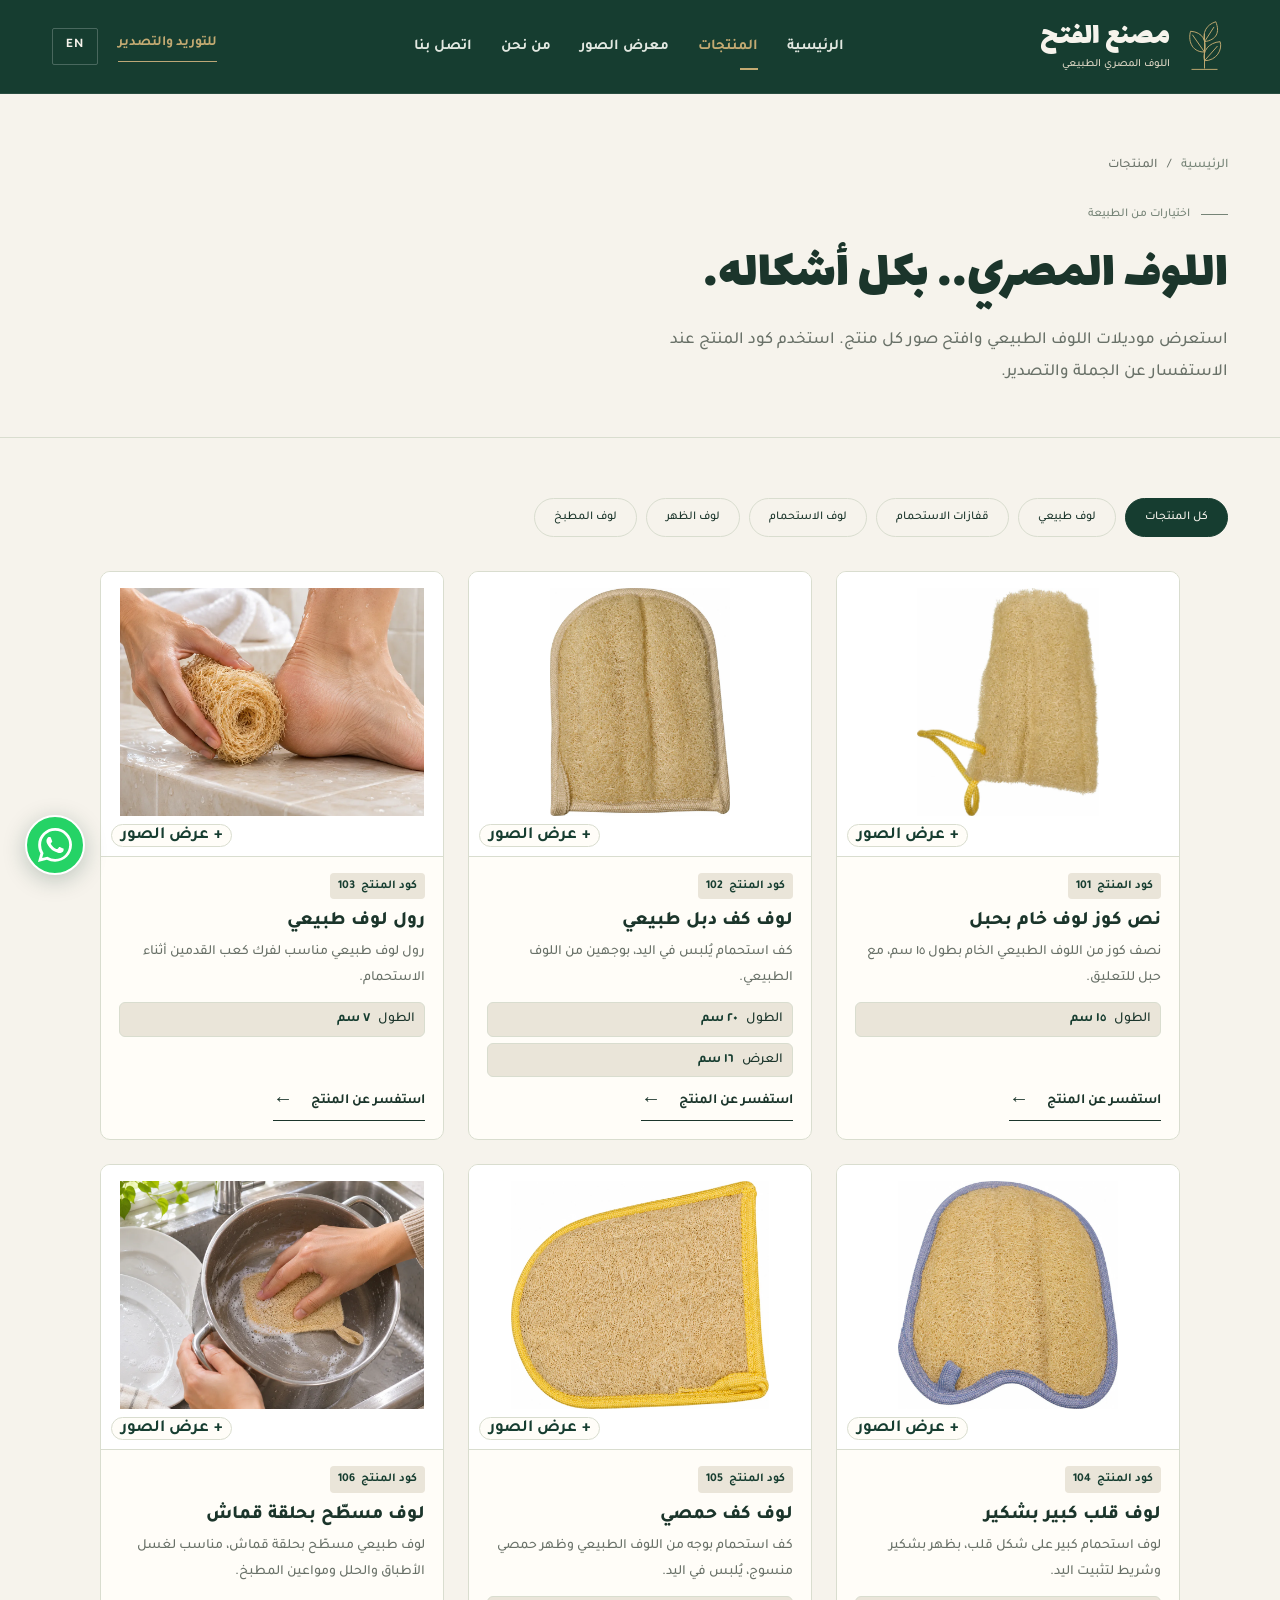
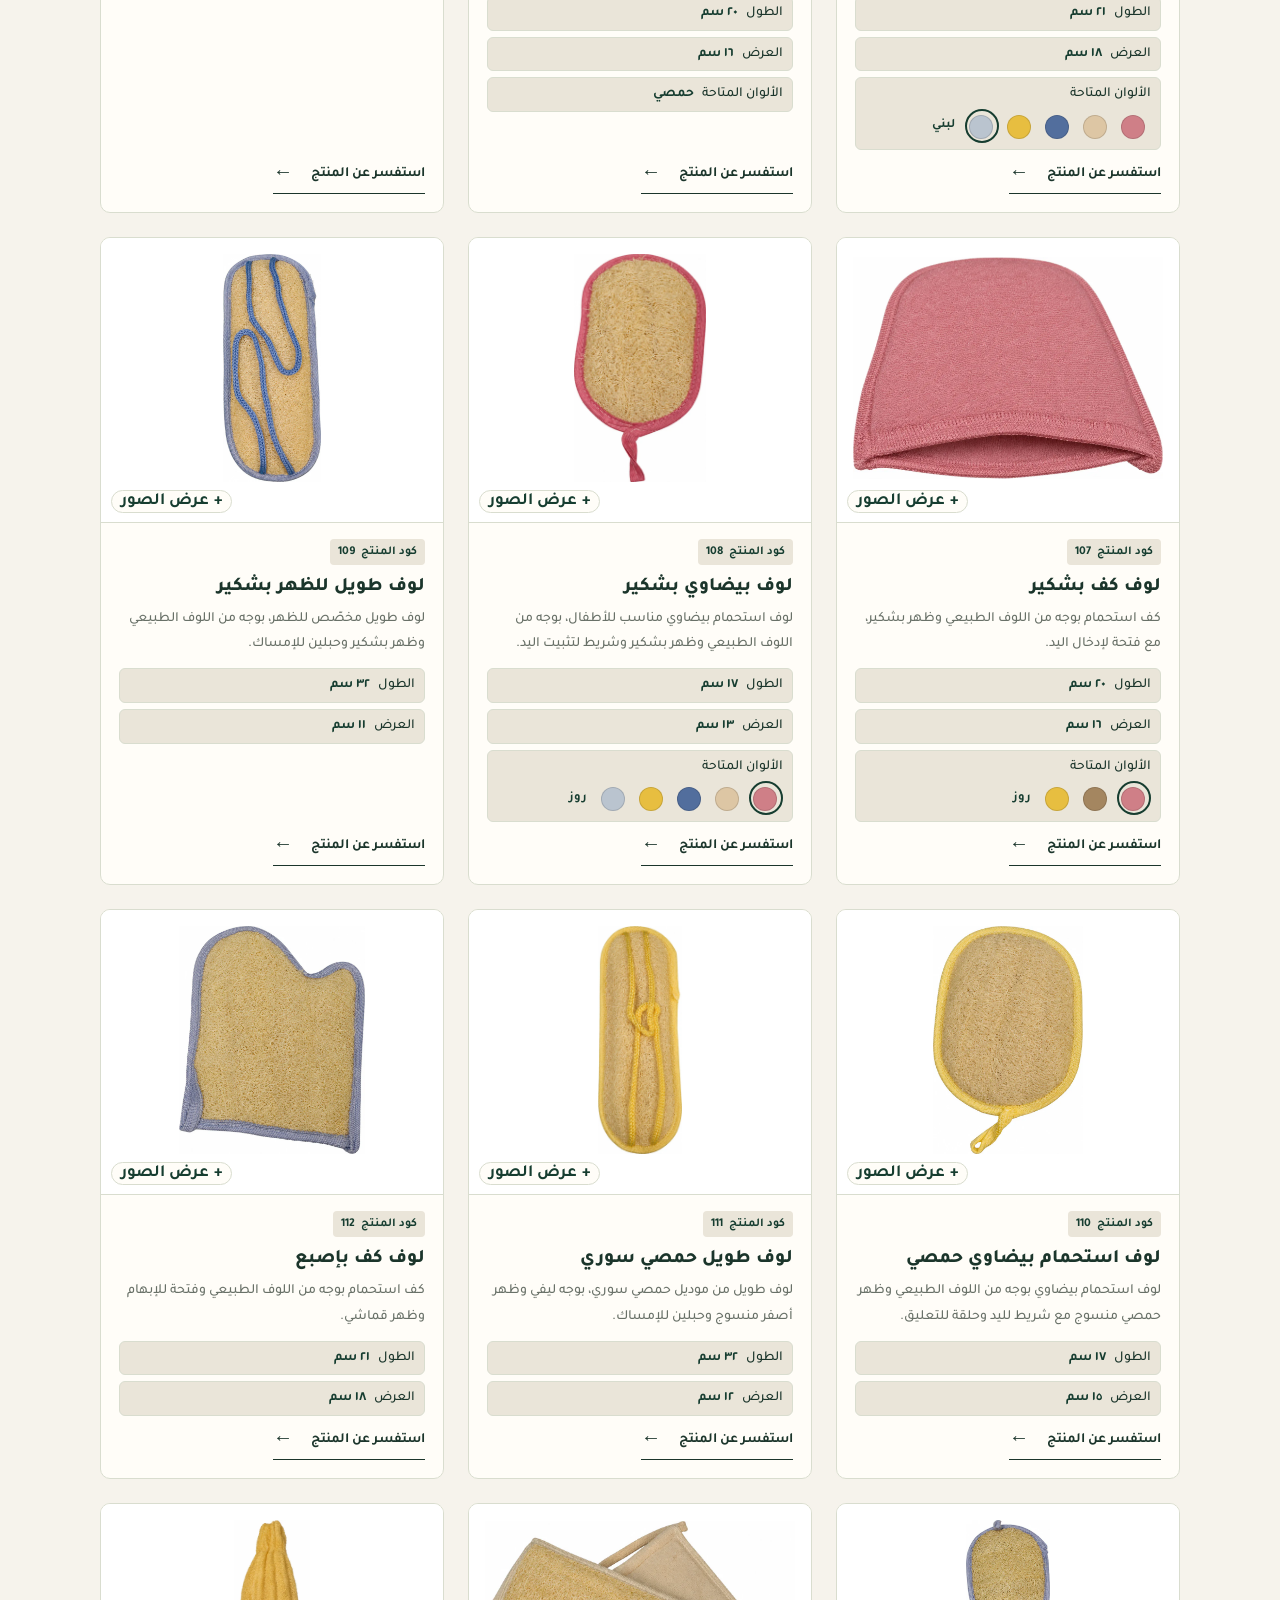
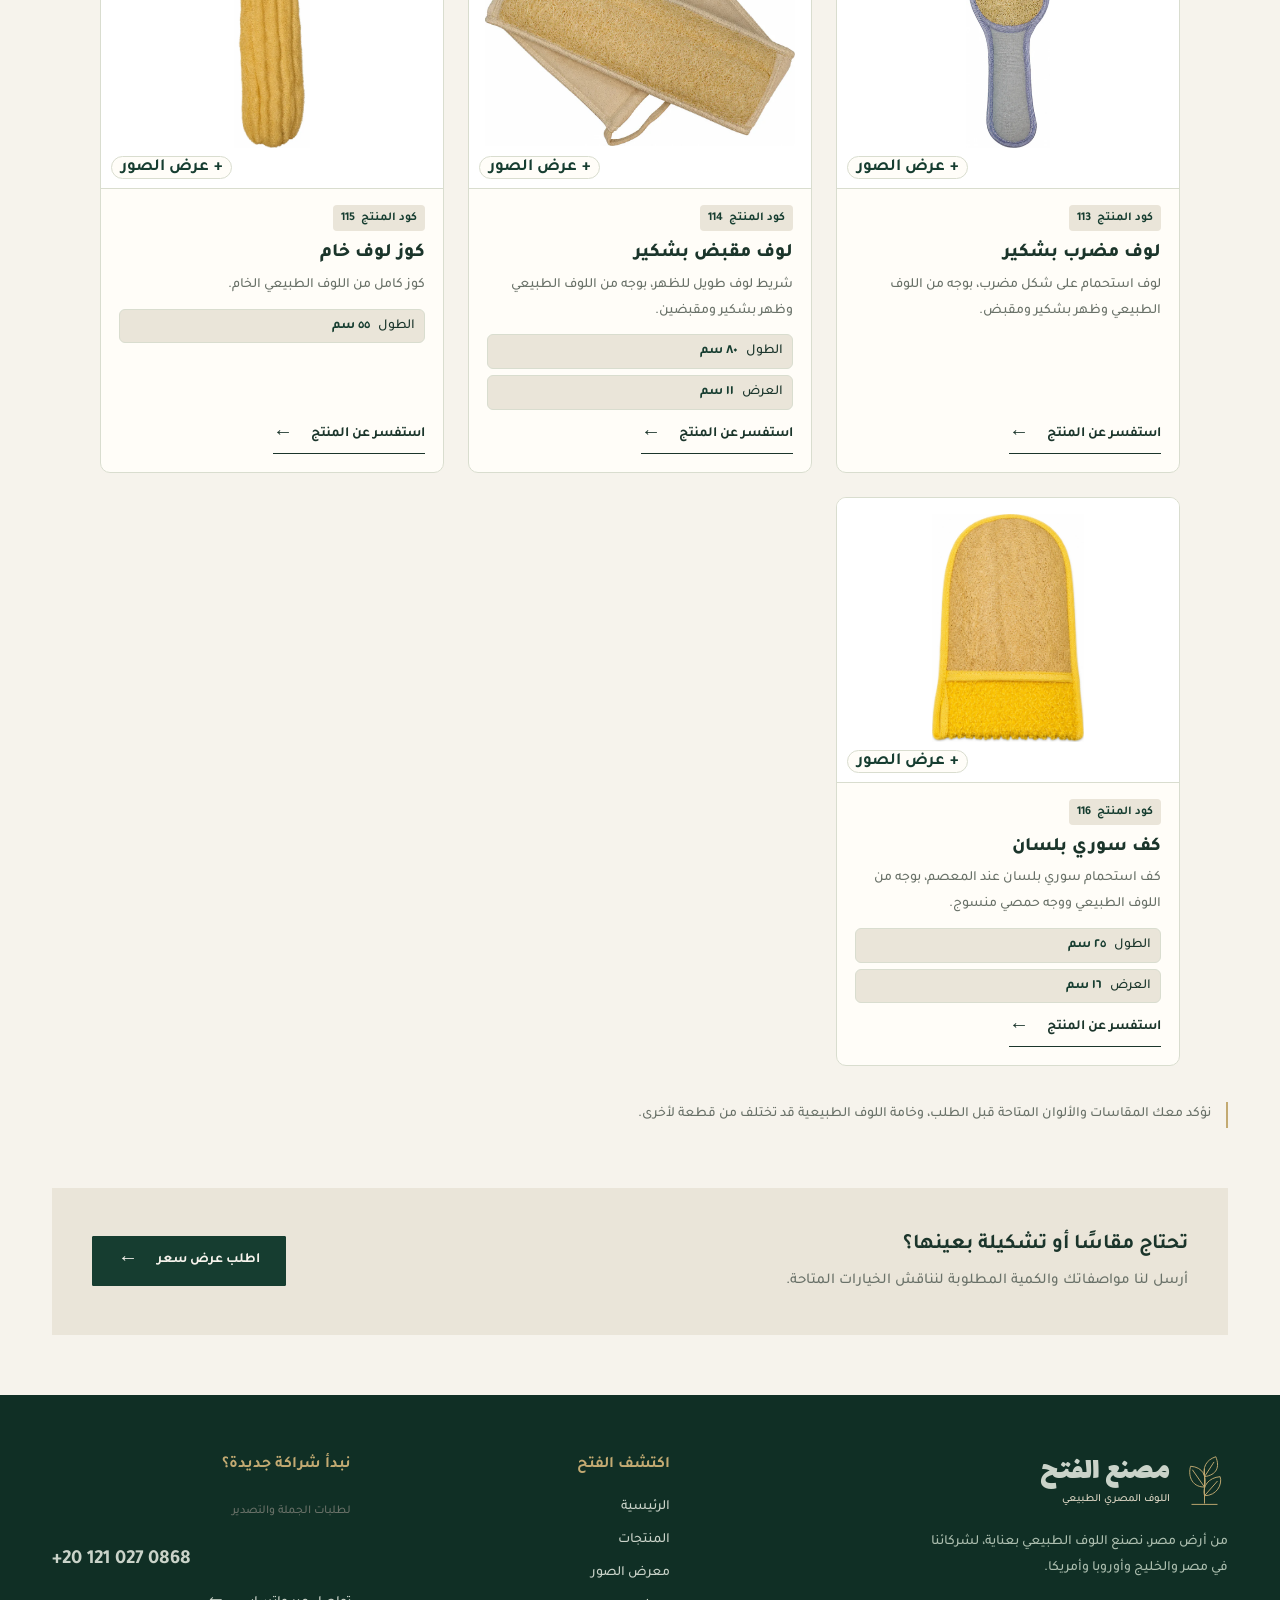
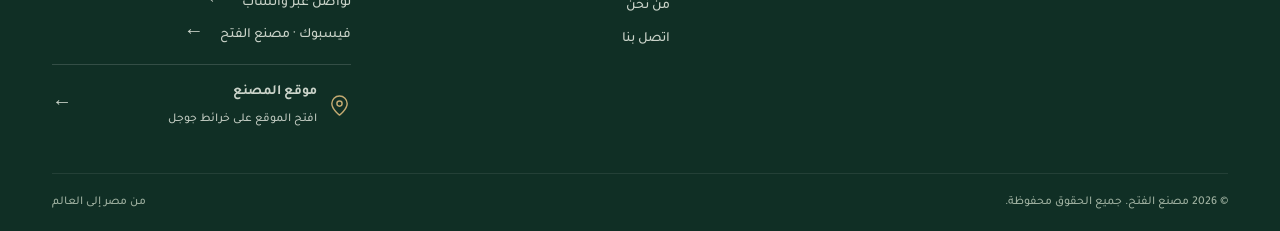
<file: ar/products.html>
<!doctype html>
<html lang="ar" dir="rtl"><head><meta charset="utf-8"><meta name="viewport" content="width=device-width,initial-scale=1">
<title>المنتجات | مصنع الفتح</title><meta name="description" content="كتالوج مصنع الفتح للوف الطبيعي. استعرض صور رول اللوف وقفازات ولوف الاستحمام والظهر، واستفسر عن أي موديل بكود المنتج."><link rel="canonical" href="https://aboelazmrh.github.io/al-fath-loofah/ar/products.html"><link rel="alternate" hreflang="en" href="https://aboelazmrh.github.io/al-fath-loofah/products.html"><link rel="alternate" hreflang="ar" href="https://aboelazmrh.github.io/al-fath-loofah/ar/products.html"><link rel="alternate" hreflang="x-default" href="https://aboelazmrh.github.io/al-fath-loofah/products.html">
<meta name="theme-color" content="#163d30"><meta property="og:type" content="website"><meta property="og:site_name" content="Al Fath Factory"><meta property="og:title" content="المنتجات | مصنع الفتح"><meta property="og:description" content="كتالوج مصنع الفتح للوف الطبيعي. استعرض صور رول اللوف وقفازات ولوف الاستحمام والظهر، واستفسر عن أي موديل بكود المنتج."><meta property="og:url" content="https://aboelazmrh.github.io/al-fath-loofah/ar/products.html"><meta property="og:locale" content="ar_EG"><meta property="og:locale:alternate" content="en_US"><meta property="og:image" content="https://aboelazmrh.github.io/al-fath-loofah/assets/share-cover.jpg"><meta property="og:image:width" content="1200"><meta property="og:image:height" content="630"><meta property="og:image:alt" content="مصنع الفتح للوف المصري الطبيعي"><meta name="twitter:card" content="summary_large_image"><meta name="twitter:title" content="المنتجات | مصنع الفتح"><meta name="twitter:description" content="كتالوج مصنع الفتح للوف الطبيعي. استعرض صور رول اللوف وقفازات ولوف الاستحمام والظهر، واستفسر عن أي موديل بكود المنتج."><meta name="twitter:image" content="https://aboelazmrh.github.io/al-fath-loofah/assets/share-cover.jpg">
<link rel="icon" type="image/svg+xml" href="../assets/favicon.svg"><link rel="preload" href="../assets/tajawal-regular.woff" as="font" type="font/woff" crossorigin><link rel="preload" href="../assets/lalezar-regular.woff" as="font" type="font/woff" crossorigin><link rel="stylesheet" href="../assets/style.css?v=18-featured"><script src="../assets/app.js?v=17-mobile" defer></script></head>
<body data-page="products" data-assets-base="../assets/"><a class="skip" href="#main"><span>انتقل للمحتوى</span></a><header class="site-header"><div class="wrap header-row"><a class="brand" href="index.html" aria-label="مصنع الفتح — الرئيسية">
    <svg class="brand-mark" viewbox="0 0 48 60" aria-hidden="true" fill="none" stroke="currentColor" stroke-width="1.1"><path d="M24 56V16M24 37C8 37 5 22 8 13c14 1 19 11 16 24Zm0-12c-2-10 1-19 13-23 5 12 1 21-13 23Zm0 22c14 0 21-13 18-22-13 1-21 11-18 22Z"/><path d="M10 17 24 37M35 8 24 25m15 5L24 47"/><path d="M9 57h30"/></svg>
    <span><strong class="brand-name">مصنع الفتح</strong><span class="brand-sub">اللوف المصري الطبيعي</span></span></a>
    <nav class="main-nav" id="main-nav" aria-label="القائمة الرئيسية"><a href="index.html"><span>الرئيسية</span></a><a href="products.html" aria-current="page"><span>المنتجات</span></a><a href="gallery.html"><span>معرض الصور</span></a><a href="about.html"><span>من نحن</span></a><a href="contact.html"><span>اتصل بنا</span></a></nav>
    <div class="header-actions"><a class="header-contact" href="contact.html"><span>للتوريد والتصدير</span></a><a class="language" href="../products.html" lang="en" hreflang="en" aria-label="Switch to English">EN</a>
    <button class="menu-toggle" type="button" aria-expanded="false" aria-controls="main-nav" aria-label="فتح القائمة"><svg class="icon" viewbox="0 0 24 24" aria-hidden="true"><path d="M3 6h18M3 12h18M3 18h18"/></svg></button></div></div></header><main id="main"><section class="page-heading"><div class="wrap"><div class="breadcrumb"><a href="index.html"><span>الرئيسية</span></a><span>/</span><span>المنتجات</span></div><p class="eyebrow">اختيارات من الطبيعة</p><h1>اللوف المصري.. بكل أشكاله.</h1><p class="lead">استعرض موديلات اللوف الطبيعي وافتح صور كل منتج. استخدم كود المنتج عند الاستفسار عن الجملة والتصدير.</p></div></section><section class="section small"><div class="wrap">
      <div class="filter-bar" role="group" aria-label="تصنيف المنتجات"><button type="button" class="filter-button" data-filter="all" aria-pressed="true"><span>كل المنتجات</span></button><button type="button" class="filter-button" data-filter="natural" aria-pressed="false"><span>لوف طبيعي</span></button><button type="button" class="filter-button" data-filter="mitts" aria-pressed="false"><span>قفازات الاستحمام</span></button><button type="button" class="filter-button" data-filter="pads" aria-pressed="false"><span>لوف الاستحمام</span></button><button type="button" class="filter-button" data-filter="back" aria-pressed="false"><span>لوف الظهر</span></button><button type="button" class="filter-button" data-filter="kitchen" aria-pressed="false"><span>لوف المطبخ</span></button></div>
      <div class="product-grid catalog-grid"><article class="product catalog-product reveal" data-category="natural">
      <button class="product-image catalog-photo" type="button" data-product="101" aria-haspopup="dialog" aria-label="عرض صور نص كوز لوف خام بحبل، كود 101">
        <img src="../assets/products/101-1.webp?v=3" alt="نص كوز لوف خام بحبل" loading="lazy" decoding="async">
        <span class="product-photo-action" aria-hidden="true"><span>+</span><span>عرض الصور</span></span>
      </button>
      <div class="product-details">
        <div class="product-code"><span>كود المنتج</span> <bdi>101</bdi></div>
        <h3>نص كوز لوف خام بحبل</h3>
        <p>نصف كوز من اللوف الطبيعي الخام بطول ١٥ سم، مع حبل للتعليق.</p><dl class="product-specs"><div><dt>الطول</dt><dd><bdi dir="ltr">١٥</bdi> <span>سم</span></dd></div></dl>
        <a class="text-link" data-product-enquiry href="contact.html?product=101&amp;catalog=2"><span>استفسر عن المنتج</span><span class="arrow" aria-hidden="true">←</span></a>
      </div>
    </article><article class="product catalog-product reveal" data-category="mitts">
      <button class="product-image catalog-photo" type="button" data-product="102" aria-haspopup="dialog" aria-label="عرض صور لوف كف دبل طبيعي، كود 102">
        <img src="../assets/products/102-1.webp" alt="لوف كف دبل طبيعي" loading="lazy" decoding="async">
        <span class="product-photo-action" aria-hidden="true"><span>+</span><span>عرض الصور</span></span>
      </button>
      <div class="product-details">
        <div class="product-code"><span>كود المنتج</span> <bdi>102</bdi></div>
        <h3>لوف كف دبل طبيعي</h3>
        <p>كف استحمام يُلبس في اليد، بوجهين من اللوف الطبيعي.</p><dl class="product-specs"><div><dt>الطول</dt><dd><bdi dir="ltr">٢٠</bdi> <span>سم</span></dd></div><div><dt>العرض</dt><dd><bdi dir="ltr">١٦</bdi> <span>سم</span></dd></div></dl>
        <a class="text-link" data-product-enquiry href="contact.html?product=102&amp;catalog=2"><span>استفسر عن المنتج</span><span class="arrow" aria-hidden="true">←</span></a>
      </div>
    </article><article class="product catalog-product reveal" data-category="natural">
      <button class="product-image catalog-photo" type="button" data-product="103" aria-haspopup="dialog" aria-label="عرض صور رول لوف طبيعي، كود 103">
        <img src="../assets/products/103-4.webp" alt="رول لوف طبيعي" loading="lazy" decoding="async">
        <span class="product-photo-action" aria-hidden="true"><span>+</span><span>عرض الصور</span></span>
      </button>
      <div class="product-details">
        <div class="product-code"><span>كود المنتج</span> <bdi>103</bdi></div>
        <h3>رول لوف طبيعي</h3>
        <p>رول لوف طبيعي مناسب لفرك كعب القدمين أثناء الاستحمام.</p><dl class="product-specs"><div><dt>الطول</dt><dd><bdi dir="ltr">٧</bdi> <span>سم</span></dd></div></dl>
        <a class="text-link" data-product-enquiry href="contact.html?product=103&amp;catalog=2"><span>استفسر عن المنتج</span><span class="arrow" aria-hidden="true">←</span></a>
      </div>
    </article><article class="product catalog-product reveal" data-category="pads">
      <button class="product-image catalog-photo" type="button" data-product="104" aria-haspopup="dialog" aria-label="عرض صور لوف قلب كبير بشكير، كود 104">
        <img src="../assets/products/104-1.webp" alt="لوف قلب كبير بشكير" loading="lazy" decoding="async">
        <span class="product-photo-action" aria-hidden="true"><span>+</span><span>عرض الصور</span></span>
      </button>
      <div class="product-details">
        <div class="product-code"><span>كود المنتج</span> <bdi>104</bdi></div>
        <h3>لوف قلب كبير بشكير</h3>
        <p>لوف استحمام كبير على شكل قلب، بظهر بشكير وشريط لتثبيت اليد.</p><dl class="product-specs"><div><dt>الطول</dt><dd><bdi dir="ltr">٢١</bdi> <span>سم</span></dd></div><div><dt>العرض</dt><dd><bdi dir="ltr">١٨</bdi> <span>سم</span></dd></div><div class="product-colors"><dt>الألوان المتاحة</dt><dd><span class="product-swatches" role="group" aria-label="ألوان المنتج"><button class="product-swatch" type="button" data-product-color="rose" style="--swatch-color:#cf7f87" title="روز" aria-label="روز" aria-pressed="false"></button><button class="product-swatch" type="button" data-product-color="beige" style="--swatch-color:#ddc6a4" title="بيج" aria-label="بيج" aria-pressed="false"></button><button class="product-swatch" type="button" data-product-color="blue" style="--swatch-color:#526e9d" title="أزرق" aria-label="أزرق" aria-pressed="false"></button><button class="product-swatch" type="button" data-product-color="yellow" style="--swatch-color:#e7be40" title="أصفر" aria-label="أصفر" aria-pressed="false"></button><button class="product-swatch" type="button" data-product-color="light-blue" style="--swatch-color:#bac4cf" title="لبني" aria-label="لبني" aria-pressed="true"></button></span><span class="product-color-name" data-color-name aria-live="polite">لبني</span></dd></div></dl>
        <a class="text-link" data-product-enquiry href="contact.html?product=104&amp;catalog=2&amp;color=light-blue"><span>استفسر عن المنتج</span><span class="arrow" aria-hidden="true">←</span></a>
      </div>
    </article><article class="product catalog-product reveal" data-category="mitts">
      <button class="product-image catalog-photo" type="button" data-product="105" aria-haspopup="dialog" aria-label="عرض صور لوف كف حمصي، كود 105">
        <img src="../assets/products/105-1.webp?v=2" alt="لوف كف حمصي" loading="lazy" decoding="async">
        <span class="product-photo-action" aria-hidden="true"><span>+</span><span>عرض الصور</span></span>
      </button>
      <div class="product-details">
        <div class="product-code"><span>كود المنتج</span> <bdi>105</bdi></div>
        <h3>لوف كف حمصي</h3>
        <p>كف استحمام بوجه من اللوف الطبيعي وظهر حمصي منسوج، يُلبس في اليد.</p><dl class="product-specs"><div><dt>الطول</dt><dd><bdi dir="ltr">٢٠</bdi> <span>سم</span></dd></div><div><dt>العرض</dt><dd><bdi dir="ltr">١٦</bdi> <span>سم</span></dd></div><div><dt>الألوان المتاحة</dt><dd>حمصي</dd></div></dl>
        <a class="text-link" data-product-enquiry href="contact.html?product=105&amp;catalog=2"><span>استفسر عن المنتج</span><span class="arrow" aria-hidden="true">←</span></a>
      </div>
    </article><article class="product catalog-product reveal" data-category="kitchen">
      <button class="product-image catalog-photo" type="button" data-product="106" aria-haspopup="dialog" aria-label="عرض صور لوف مسطّح بحلقة قماش، كود 106">
        <img src="../assets/products/106-3.webp" alt="لوف مسطّح بحلقة قماش" loading="lazy" decoding="async">
        <span class="product-photo-action" aria-hidden="true"><span>+</span><span>عرض الصور</span></span>
      </button>
      <div class="product-details">
        <div class="product-code"><span>كود المنتج</span> <bdi>106</bdi></div>
        <h3>لوف مسطّح بحلقة قماش</h3>
        <p>لوف طبيعي مسطّح بحلقة قماش، مناسب لغسل الأطباق والحلل ومواعين المطبخ.</p>
        <a class="text-link" data-product-enquiry href="contact.html?product=106&amp;catalog=2"><span>استفسر عن المنتج</span><span class="arrow" aria-hidden="true">←</span></a>
      </div>
    </article><article class="product catalog-product reveal" data-category="mitts">
      <button class="product-image catalog-photo" type="button" data-product="107" aria-haspopup="dialog" aria-label="عرض صور لوف كف بشكير، كود 107">
        <img src="../assets/products/107-rose.webp" alt="لوف كف بشكير" loading="lazy" decoding="async">
        <span class="product-photo-action" aria-hidden="true"><span>+</span><span>عرض الصور</span></span>
      </button>
      <div class="product-details">
        <div class="product-code"><span>كود المنتج</span> <bdi>107</bdi></div>
        <h3>لوف كف بشكير</h3>
        <p>كف استحمام بوجه من اللوف الطبيعي وظهر بشكير، مع فتحة لإدخال اليد.</p><dl class="product-specs"><div><dt>الطول</dt><dd><bdi dir="ltr">٢٠</bdi> <span>سم</span></dd></div><div><dt>العرض</dt><dd><bdi dir="ltr">١٦</bdi> <span>سم</span></dd></div><div class="product-colors"><dt>الألوان المتاحة</dt><dd><span class="product-swatches" role="group" aria-label="ألوان المنتج"><button class="product-swatch" type="button" data-product-color="rose" style="--swatch-color:#cf7f87" title="روز" aria-label="روز" aria-pressed="true"></button><button class="product-swatch" type="button" data-product-color="brown" style="--swatch-color:#a48660" title="بني" aria-label="بني" aria-pressed="false"></button><button class="product-swatch" type="button" data-product-color="yellow" style="--swatch-color:#e7be40" title="أصفر" aria-label="أصفر" aria-pressed="false"></button></span><span class="product-color-name" data-color-name aria-live="polite">روز</span></dd></div></dl>
        <a class="text-link" data-product-enquiry href="contact.html?product=107&amp;catalog=2&amp;color=rose"><span>استفسر عن المنتج</span><span class="arrow" aria-hidden="true">←</span></a>
      </div>
    </article><article class="product catalog-product reveal" data-category="pads">
      <button class="product-image catalog-photo" type="button" data-product="108" aria-haspopup="dialog" aria-label="عرض صور لوف بيضاوي بشكير، كود 108">
        <img src="../assets/products/108-1.webp" alt="لوف بيضاوي بشكير" loading="lazy" decoding="async">
        <span class="product-photo-action" aria-hidden="true"><span>+</span><span>عرض الصور</span></span>
      </button>
      <div class="product-details">
        <div class="product-code"><span>كود المنتج</span> <bdi>108</bdi></div>
        <h3>لوف بيضاوي بشكير</h3>
        <p>لوف استحمام بيضاوي مناسب للأطفال، بوجه من اللوف الطبيعي وظهر بشكير وشريط لتثبيت اليد.</p><dl class="product-specs"><div><dt>الطول</dt><dd><bdi dir="ltr">١٧</bdi> <span>سم</span></dd></div><div><dt>العرض</dt><dd><bdi dir="ltr">١٣</bdi> <span>سم</span></dd></div><div class="product-colors"><dt>الألوان المتاحة</dt><dd><span class="product-swatches" role="group" aria-label="ألوان المنتج"><button class="product-swatch" type="button" data-product-color="rose" style="--swatch-color:#cf7f87" title="روز" aria-label="روز" aria-pressed="true"></button><button class="product-swatch" type="button" data-product-color="beige" style="--swatch-color:#ddc6a4" title="بيج" aria-label="بيج" aria-pressed="false"></button><button class="product-swatch" type="button" data-product-color="blue" style="--swatch-color:#526e9d" title="أزرق" aria-label="أزرق" aria-pressed="false"></button><button class="product-swatch" type="button" data-product-color="yellow" style="--swatch-color:#e7be40" title="أصفر" aria-label="أصفر" aria-pressed="false"></button><button class="product-swatch" type="button" data-product-color="light-blue" style="--swatch-color:#bac4cf" title="لبني" aria-label="لبني" aria-pressed="false"></button></span><span class="product-color-name" data-color-name aria-live="polite">روز</span></dd></div></dl>
        <a class="text-link" data-product-enquiry href="contact.html?product=108&amp;catalog=2&amp;color=rose"><span>استفسر عن المنتج</span><span class="arrow" aria-hidden="true">←</span></a>
      </div>
    </article><article class="product catalog-product reveal" data-category="back">
      <button class="product-image catalog-photo" type="button" data-product="109" aria-haspopup="dialog" aria-label="عرض صور لوف طويل للظهر بشكير، كود 109">
        <img src="../assets/products/109-1.webp" alt="لوف طويل للظهر بشكير" loading="lazy" decoding="async">
        <span class="product-photo-action" aria-hidden="true"><span>+</span><span>عرض الصور</span></span>
      </button>
      <div class="product-details">
        <div class="product-code"><span>كود المنتج</span> <bdi>109</bdi></div>
        <h3>لوف طويل للظهر بشكير</h3>
        <p>لوف طويل مخصّص للظهر، بوجه من اللوف الطبيعي وظهر بشكير وحبلين للإمساك.</p><dl class="product-specs"><div><dt>الطول</dt><dd><bdi dir="ltr">٣٢</bdi> <span>سم</span></dd></div><div><dt>العرض</dt><dd><bdi dir="ltr">١١</bdi> <span>سم</span></dd></div></dl>
        <a class="text-link" data-product-enquiry href="contact.html?product=109&amp;catalog=2"><span>استفسر عن المنتج</span><span class="arrow" aria-hidden="true">←</span></a>
      </div>
    </article><article class="product catalog-product reveal" data-category="pads">
      <button class="product-image catalog-photo" type="button" data-product="110" aria-haspopup="dialog" aria-label="عرض صور لوف استحمام بيضاوي حمصي، كود 110">
        <img src="../assets/products/111-1.webp" alt="لوف استحمام بيضاوي حمصي" loading="lazy" decoding="async">
        <span class="product-photo-action" aria-hidden="true"><span>+</span><span>عرض الصور</span></span>
      </button>
      <div class="product-details">
        <div class="product-code"><span>كود المنتج</span> <bdi>110</bdi></div>
        <h3>لوف استحمام بيضاوي حمصي</h3>
        <p>لوف استحمام بيضاوي بوجه من اللوف الطبيعي وظهر حمصي منسوج مع شريط لليد وحلقة للتعليق.</p><dl class="product-specs"><div><dt>الطول</dt><dd><bdi dir="ltr">١٧</bdi> <span>سم</span></dd></div><div><dt>العرض</dt><dd><bdi dir="ltr">١٥</bdi> <span>سم</span></dd></div></dl>
        <a class="text-link" data-product-enquiry href="contact.html?product=110&amp;catalog=2"><span>استفسر عن المنتج</span><span class="arrow" aria-hidden="true">←</span></a>
      </div>
    </article><article class="product catalog-product reveal" data-category="back">
      <button class="product-image catalog-photo" type="button" data-product="111" aria-haspopup="dialog" aria-label="عرض صور لوف طويل حمصي سوري، كود 111">
        <img src="../assets/products/112-1.webp" alt="لوف طويل حمصي سوري" loading="lazy" decoding="async">
        <span class="product-photo-action" aria-hidden="true"><span>+</span><span>عرض الصور</span></span>
      </button>
      <div class="product-details">
        <div class="product-code"><span>كود المنتج</span> <bdi>111</bdi></div>
        <h3>لوف طويل حمصي سوري</h3>
        <p>لوف طويل من موديل حمصي سوري، بوجه ليفي وظهر أصفر منسوج وحبلين للإمساك.</p><dl class="product-specs"><div><dt>الطول</dt><dd><bdi dir="ltr">٣٢</bdi> <span>سم</span></dd></div><div><dt>العرض</dt><dd><bdi dir="ltr">١٢</bdi> <span>سم</span></dd></div></dl>
        <a class="text-link" data-product-enquiry href="contact.html?product=111&amp;catalog=2"><span>استفسر عن المنتج</span><span class="arrow" aria-hidden="true">←</span></a>
      </div>
    </article><article class="product catalog-product reveal" data-category="mitts">
      <button class="product-image catalog-photo" type="button" data-product="112" aria-haspopup="dialog" aria-label="عرض صور لوف كف بإصبع، كود 112">
        <img src="../assets/products/115-1.webp" alt="لوف كف بإصبع" loading="lazy" decoding="async">
        <span class="product-photo-action" aria-hidden="true"><span>+</span><span>عرض الصور</span></span>
      </button>
      <div class="product-details">
        <div class="product-code"><span>كود المنتج</span> <bdi>112</bdi></div>
        <h3>لوف كف بإصبع</h3>
        <p>كف استحمام بوجه من اللوف الطبيعي وفتحة للإبهام وظهر قماشي.</p><dl class="product-specs"><div><dt>الطول</dt><dd><bdi dir="ltr">٢١</bdi> <span>سم</span></dd></div><div><dt>العرض</dt><dd><bdi dir="ltr">١٨</bdi> <span>سم</span></dd></div></dl>
        <a class="text-link" data-product-enquiry href="contact.html?product=112&amp;catalog=2"><span>استفسر عن المنتج</span><span class="arrow" aria-hidden="true">←</span></a>
      </div>
    </article><article class="product catalog-product reveal" data-category="pads">
      <button class="product-image catalog-photo" type="button" data-product="113" aria-haspopup="dialog" aria-label="عرض صور لوف مضرب بشكير، كود 113">
        <img src="../assets/products/116-1.webp" alt="لوف مضرب بشكير" loading="lazy" decoding="async">
        <span class="product-photo-action" aria-hidden="true"><span>+</span><span>عرض الصور</span></span>
      </button>
      <div class="product-details">
        <div class="product-code"><span>كود المنتج</span> <bdi>113</bdi></div>
        <h3>لوف مضرب بشكير</h3>
        <p>لوف استحمام على شكل مضرب، بوجه من اللوف الطبيعي وظهر بشكير ومقبض.</p>
        <a class="text-link" data-product-enquiry href="contact.html?product=113&amp;catalog=2"><span>استفسر عن المنتج</span><span class="arrow" aria-hidden="true">←</span></a>
      </div>
    </article><article class="product catalog-product reveal" data-category="back">
      <button class="product-image catalog-photo" type="button" data-product="114" aria-haspopup="dialog" aria-label="عرض صور لوف مقبض بشكير، كود 114">
        <img src="../assets/products/117-1.webp" alt="لوف مقبض بشكير" loading="lazy" decoding="async">
        <span class="product-photo-action" aria-hidden="true"><span>+</span><span>عرض الصور</span></span>
      </button>
      <div class="product-details">
        <div class="product-code"><span>كود المنتج</span> <bdi>114</bdi></div>
        <h3>لوف مقبض بشكير</h3>
        <p>شريط لوف طويل للظهر، بوجه من اللوف الطبيعي وظهر بشكير ومقبضين.</p><dl class="product-specs"><div><dt>الطول</dt><dd><bdi dir="ltr">٨٠</bdi> <span>سم</span></dd></div><div><dt>العرض</dt><dd><bdi dir="ltr">١١</bdi> <span>سم</span></dd></div></dl>
        <a class="text-link" data-product-enquiry href="contact.html?product=114&amp;catalog=2"><span>استفسر عن المنتج</span><span class="arrow" aria-hidden="true">←</span></a>
      </div>
    </article><article class="product catalog-product reveal" data-category="natural">
      <button class="product-image catalog-photo" type="button" data-product="115" aria-haspopup="dialog" aria-label="عرض صور كوز لوف خام، كود 115">
        <img src="../assets/products/118-1-uncorded.webp" alt="كوز لوف خام" loading="lazy" decoding="async">
        <span class="product-photo-action" aria-hidden="true"><span>+</span><span>عرض الصور</span></span>
      </button>
      <div class="product-details">
        <div class="product-code"><span>كود المنتج</span> <bdi>115</bdi></div>
        <h3>كوز لوف خام</h3>
        <p>كوز كامل من اللوف الطبيعي الخام.</p><dl class="product-specs"><div><dt>الطول</dt><dd><bdi dir="ltr">٥٥</bdi> <span>سم</span></dd></div></dl>
        <a class="text-link" data-product-enquiry href="contact.html?product=115&amp;catalog=2"><span>استفسر عن المنتج</span><span class="arrow" aria-hidden="true">←</span></a>
      </div>
    </article><article class="product catalog-product reveal" data-category="mitts">
      <button class="product-image catalog-photo" type="button" data-product="116" aria-haspopup="dialog" aria-label="عرض صور كف سوري بلسان، كود 116">
        <img src="../assets/products/119-1.webp" alt="كف سوري بلسان" loading="lazy" decoding="async">
        <span class="product-photo-action" aria-hidden="true"><span>+</span><span>عرض الصور</span></span>
      </button>
      <div class="product-details">
        <div class="product-code"><span>كود المنتج</span> <bdi>116</bdi></div>
        <h3>كف سوري بلسان</h3>
        <p>كف استحمام سوري بلسان عند المعصم، بوجه من اللوف الطبيعي ووجه حمصي منسوج.</p><dl class="product-specs"><div><dt>الطول</dt><dd><bdi dir="ltr">٢٥</bdi> <span>سم</span></dd></div><div><dt>العرض</dt><dd><bdi dir="ltr">١٦</bdi> <span>سم</span></dd></div></dl>
        <a class="text-link" data-product-enquiry href="contact.html?product=116&amp;catalog=2"><span>استفسر عن المنتج</span><span class="arrow" aria-hidden="true">←</span></a>
      </div>
    </article></div>
      <p class="empty-state" hidden><span>لا توجد منتجات في هذا التصنيف.</span></p>
      <p class="catalog-note">نؤكد معك المقاسات والألوان المتاحة قبل الطلب، وخامة اللوف الطبيعية قد تختلف من قطعة لأخرى.</p>
      <div class="quote-band"><div>
        <h3>تحتاج مقاسًا أو تشكيلة بعينها؟</h3>
        <p>أرسل لنا مواصفاتك والكمية المطلوبة لنناقش الخيارات المتاحة.</p>
      </div><a class="button" href="contact.html"><span>اطلب عرض سعر</span><span class="arrow" aria-hidden="true">←</span></a></div>
    </div></section></main><footer class="site-footer"><div class="wrap"><div class="footer-grid"><div><a class="brand" href="index.html" aria-label="مصنع الفتح — الرئيسية">
    <svg class="brand-mark" viewbox="0 0 48 60" aria-hidden="true" fill="none" stroke="currentColor" stroke-width="1.1"><path d="M24 56V16M24 37C8 37 5 22 8 13c14 1 19 11 16 24Zm0-12c-2-10 1-19 13-23 5 12 1 21-13 23Zm0 22c14 0 21-13 18-22-13 1-21 11-18 22Z"/><path d="M10 17 24 37M35 8 24 25m15 5L24 47"/><path d="M9 57h30"/></svg>
    <span><strong class="brand-name">مصنع الفتح</strong><span class="brand-sub">اللوف المصري الطبيعي</span></span></a><p>من أرض مصر، نصنع اللوف الطبيعي بعناية، لشركائنا في مصر والخليج وأوروبا وأمريكا.</p></div>
    <div><h3 class="footer-title">اكتشف الفتح</h3><div class="footer-links"><a href="index.html"><span>الرئيسية</span></a><a href="products.html"><span>المنتجات</span></a><a href="gallery.html"><span>معرض الصور</span></a><a href="about.html"><span>من نحن</span></a><a href="contact.html"><span>اتصل بنا</span></a></div></div>
    <div><h3 class="footer-title">نبدأ شراكة جديدة؟</h3><span class="small-note">لطلبات الجملة والتصدير</span><a class="footer-contact" href="tel:+201210270868">+20 121 027 0868</a><div class="footer-links"><a href="https://wa.me/201210270868" target="_blank" rel="noopener noreferrer"><span>تواصل عبر واتساب</span> <span class="arrow" aria-hidden="true">←</span></a><a href="https://www.facebook.com/Silk.loofah" target="_blank" rel="noopener noreferrer"><span>فيسبوك · مصنع الفتح</span> <span class="arrow" aria-hidden="true">←</span></a><a class="factory-location" href="https://maps.app.goo.gl/ctCwqHVp3RDMitoF6" target="_blank" rel="noopener noreferrer"><svg class="icon" viewbox="0 0 24 24" aria-hidden="true"><path d="M20 10c0 6-8 12-8 12S4 16 4 10a8 8 0 1 1 16 0Z"/><circle cx="12" cy="10" r="2.7"/></svg><span><strong>موقع المصنع</strong><small>افتح الموقع على خرائط جوجل</small></span><span class="arrow" aria-hidden="true">←</span></a></div></div></div>
    <div class="footer-bottom"><span>© 2026 مصنع الفتح. جميع الحقوق محفوظة.</span><span dir="auto">من مصر إلى العالم</span></div></div></footer>
    <a class="floating-whatsapp" href="https://wa.me/201210270868" target="_blank" rel="noopener noreferrer" aria-label="تواصل مع مصنع الفتح على واتساب"><svg class="icon whatsapp-icon" viewbox="0 0 24 24" aria-hidden="true"><path fill="currentColor" stroke="none" d="M20.52 3.48A11.91 11.91 0 0 0 12.05 0C5.47 0 .11 5.35.11 11.93c0 2.1.55 4.16 1.6 5.97L.01 24l6.26-1.64a11.9 11.9 0 0 0 5.78 1.47h.01C18.64 23.83 24 18.48 24 11.9c0-3.19-1.24-6.18-3.48-8.42Zm-8.47 18.34a9.87 9.87 0 0 1-5.04-1.38l-.36-.21-3.72.98.99-3.63-.24-.37a9.86 9.86 0 0 1-1.51-5.28c0-5.47 4.45-9.92 9.93-9.92a9.85 9.85 0 0 1 7.02 2.91 9.85 9.85 0 0 1 2.9 7.02c0 5.47-4.45 9.92-9.92 9.92Zm5.44-7.43c-.3-.15-1.77-.87-2.04-.97-.28-.1-.48-.15-.68.15-.2.3-.77.97-.95 1.17-.17.2-.35.22-.65.07-.3-.15-1.26-.47-2.4-1.48-.89-.79-1.49-1.77-1.66-2.07-.18-.3-.02-.46.13-.61.14-.14.3-.35.45-.52.15-.18.2-.3.3-.5.1-.2.05-.38-.03-.53-.07-.15-.67-1.62-.92-2.22-.24-.58-.49-.5-.67-.51h-.57c-.2 0-.53.07-.8.37-.28.3-1.05 1.02-1.05 2.49s1.07 2.89 1.22 3.09c.15.2 2.11 3.22 5.12 4.52.72.31 1.28.49 1.72.63.72.23 1.37.2 1.88.12.58-.09 1.77-.73 2.02-1.44.25-.72.25-1.33.18-1.45-.08-.13-.28-.2-.58-.35Z"/></svg></a><dialog class="modal" aria-labelledby="modal-title">
      <button class="modal-close" type="button" aria-label="إغلاق" autofocus>×</button>
      <div class="modal-body">
        <div class="modal-media">
          <img class="modal-image" alt="" decoding="async">
          <button class="gallery-modal-arrow gallery-modal-prev" data-gallery-prev type="button" aria-label="الصورة السابقة" hidden><svg class="icon" viewbox="0 0 24 24" aria-hidden="true"><path d="M19 12H5m6-6-6 6 6 6"/></svg></button>
          <button class="gallery-modal-arrow gallery-modal-next" data-gallery-next type="button" aria-label="الصورة التالية" hidden><svg class="icon" viewbox="0 0 24 24" aria-hidden="true"><path d="M19 12H5m6-6-6 6 6 6"/></svg></button>
          <span class="gallery-modal-counter" data-gallery-counter aria-live="polite" hidden></span>
        </div>
        <div class="modal-copy">
          <p class="eyebrow modal-kicker"></p>
          <h2 id="modal-title"></h2>
          <p class="modal-description"></p>
          <div class="modal-specs" hidden></div>
          <div class="modal-thumbnails" role="group" aria-label="صور المنتج" hidden></div>
          <a class="button modal-enquiry" href="contact.html"><span>استفسر عن هذا المنتج</span><span class="arrow" aria-hidden="true">←</span></a>
        </div>
      </div>
    </dialog><script type="application/json" id="product-data">[{"id": "101", "cat": "natural", "ar": "نص كوز لوف خام بحبل", "en": "Half raw loofah with hanging cord", "desc_ar": "نصف كوز من اللوف الطبيعي الخام بطول ١٥ سم، مع حبل للتعليق.", "desc_en": "Half a raw natural loofah, 15 cm long, with a hanging cord.", "photos": [{"image": "products/101-1.webp?v=3", "ar": "نص كوز لوف خام بحبل تعليق", "en": "Half raw loofah with hanging cord"}, {"image": "products/101-2.webp?v=3", "ar": "المقطع الليفي من زاوية مائلة", "en": "Angled view of the fibrous cut end"}, {"image": "products/101-3.webp?v=3", "ar": "الوجه الآخر للوف الطبيعي", "en": "Opposite side of the natural loofah"}], "previous_codes": ["110"], "length_cm": 15}, {"id": "102", "cat": "mitts", "ar": "لوف كف دبل طبيعي", "en": "Double-sided natural loofah mitt", "desc_ar": "كف استحمام يُلبس في اليد، بوجهين من اللوف الطبيعي.", "desc_en": "A bath mitt with natural loofah on both sides.", "photos": [{"image": "products/102-1.webp", "ar": "الوجه الأمامي من اللوف الطبيعي", "en": "Front natural loofah face"}, {"image": "products/102-back.webp", "ar": "الوجه الخلفي من اللوف الطبيعي", "en": "Reverse natural loofah face"}], "length_cm": 20, "width_cm": 16}, {"id": "103", "cat": "natural", "ar": "رول لوف طبيعي", "en": "Natural loofah roll", "desc_ar": "رول لوف طبيعي مناسب لفرك كعب القدمين أثناء الاستحمام.", "desc_en": "A natural loofah roll suitable for scrubbing the heels while bathing.", "photos": [{"image": "products/103-4.webp", "ar": "استخدام رول اللوف الطبيعي على كعب القدم", "en": "Using the natural loofah roll on a heel"}, {"image": "products/103-1.webp", "ar": "الرول في وضع رأسي", "en": "Upright view of the roll"}, {"image": "products/103-2.webp", "ar": "المقطع الدائري للألياف", "en": "Circular fibre cross-section"}, {"image": "products/103-3.webp", "ar": "الرول من الجانب", "en": "Side view of the roll"}], "length_cm": 7}, {"id": "104", "cat": "pads", "ar": "لوف قلب كبير بشكير", "en": "Large heart-shaped terry-backed loofah", "desc_ar": "لوف استحمام كبير على شكل قلب، بظهر بشكير وشريط لتثبيت اليد.", "desc_en": "A large heart-shaped bath loofah with a terry cloth back and a hand strap.", "photos": [{"image": "products/104-1.webp", "ar": "وجه اللوف بالحافة اللبني", "en": "Loofah face with light blue edging"}, {"image": "products/104-2.webp", "ar": "ظهر البشكير اللبني وشريط اليد", "en": "Light blue terry back and hand strap"}], "size_cm": [18, 21], "default_color": "light-blue", "colors": [{"id": "rose", "ar": "روز", "en": "Rose", "hex": "#cf7f87", "image": "products/104-rose.webp", "preview": true}, {"id": "beige", "ar": "بيج", "en": "Beige", "hex": "#ddc6a4", "image": "products/104-beige.webp", "preview": true}, {"id": "blue", "ar": "أزرق", "en": "Blue", "hex": "#526e9d", "image": "products/104-blue.webp", "preview": true}, {"id": "yellow", "ar": "أصفر", "en": "Yellow", "hex": "#e7be40", "image": "products/104-yellow.webp", "preview": true}, {"id": "light-blue", "ar": "لبني", "en": "Light blue", "hex": "#bac4cf", "image": "products/104-2.webp", "preview": false}]}, {"id": "105", "cat": "mitts", "ar": "لوف كف حمصي", "en": "Homsi loofah mitt", "desc_ar": "كف استحمام بوجه من اللوف الطبيعي وظهر حمصي منسوج، يُلبس في اليد.", "desc_en": "A bath mitt with a natural loofah face and a woven Homsi back.", "photos": [{"image": "products/105-1.webp?v=2", "ar": "وجه اللوف لكف الاستحمام الحمصي", "en": "Natural loofah face of the Homsi mitt"}, {"image": "products/105-2.webp?v=2", "ar": "الظهر الحمصي المنسوج", "en": "Woven Homsi back"}], "length_cm": 20, "width_cm": 16, "colors": [{"ar": "حمصي", "en": "Homsi"}], "previous_codes": ["114"]}, {"id": "106", "cat": "kitchen", "ar": "لوف مسطّح بحلقة قماش", "en": "Flat loofah pads with fabric loops", "desc_ar": "لوف طبيعي مسطّح بحلقة قماش، مناسب لغسل الأطباق والحلل ومواعين المطبخ.", "desc_en": "Flat natural loofah pads with fabric loops, suitable for washing dishes, pots and other kitchenware.", "photos": [{"image": "products/106-3.webp", "ar": "غسل حلة باللوف المسطّح بجانب الأطباق", "en": "Washing a pot with the flat loofah pad beside the dishes"}, {"image": "products/106-1.webp", "ar": "سطح اللوف وحلقات التعليق", "en": "Loofah surfaces and hanging loops"}, {"image": "products/106-2.webp", "ar": "القطع من الجانب", "en": "Side view of the pads"}]}, {"id": "107", "cat": "mitts", "ar": "لوف كف بشكير", "en": "Terry-backed loofah mitt", "desc_ar": "كف استحمام بوجه من اللوف الطبيعي وظهر بشكير، مع فتحة لإدخال اليد.", "desc_en": "A bath mitt with a natural loofah face, a terry cloth back and an opening for the hand.", "photos": [{"image": "products/107-rose.webp", "ar": "لوف كف بشكير باللون الروز", "en": "Terry-backed loofah mitt in rose"}], "length_cm": 20, "width_cm": 16, "default_color": "rose", "colors": [{"id": "rose", "ar": "روز", "en": "Rose", "hex": "#cf7f87", "image": "products/107-rose.webp", "preview": true}, {"id": "brown", "ar": "بني", "en": "Brown", "hex": "#a48660", "image": "products/107-brown.webp", "preview": true}, {"id": "yellow", "ar": "أصفر", "en": "Yellow", "hex": "#e7be40", "image": "products/107-yellow.webp", "preview": true}]}, {"id": "108", "cat": "pads", "ar": "لوف بيضاوي بشكير", "en": "Oval terry-backed bath loofah", "desc_ar": "لوف استحمام بيضاوي مناسب للأطفال، بوجه من اللوف الطبيعي وظهر بشكير وشريط لتثبيت اليد.", "desc_en": "An oval bath loofah for children, with a natural loofah face, a terry cloth back and a hand strap.", "photos": [{"image": "products/108-1.webp", "ar": "وجه اللوف بالحافة الوردية", "en": "Loofah face with pink edging"}, {"image": "products/108-2.webp", "ar": "الظهر الوردي وشريط اليد", "en": "Pink fabric back and hand strap"}], "length_cm": 17, "width_cm": 13, "default_color": "rose", "colors": [{"id": "rose", "ar": "روز", "en": "Rose", "hex": "#cf7f87", "image": "products/108-2.webp", "preview": false}, {"id": "beige", "ar": "بيج", "en": "Beige", "hex": "#ddc6a4", "image": "products/108-beige.webp", "preview": true}, {"id": "blue", "ar": "أزرق", "en": "Blue", "hex": "#526e9d", "image": "products/108-blue.webp", "preview": true}, {"id": "yellow", "ar": "أصفر", "en": "Yellow", "hex": "#e7be40", "image": "products/108-yellow.webp", "preview": true}, {"id": "light-blue", "ar": "لبني", "en": "Light blue", "hex": "#bac4cf", "image": "products/108-light-blue.webp", "preview": true}]}, {"id": "109", "cat": "back", "ar": "لوف طويل للظهر بشكير", "en": "Long terry-backed loofah back scrubber", "desc_ar": "لوف طويل مخصّص للظهر، بوجه من اللوف الطبيعي وظهر بشكير وحبلين للإمساك.", "desc_en": "A long back scrubber with a natural loofah face, a terry cloth back and two cords to hold.", "photos": [{"image": "products/109-1.webp", "ar": "وجه اللوف والحبلان الأزرقان", "en": "Loofah face with blue cords"}, {"image": "products/109-2.webp", "ar": "الظهر القماشي الأزرق", "en": "Blue fabric back"}, {"image": "products/109-3.webp", "ar": "الزاوية الجانبية للوف الظهر وظهر البشكير", "en": "Side view of the back scrubber and its terry cloth backing"}], "length_cm": 32, "width_cm": 11, "previous_codes": ["113"]}, {"id": "110", "cat": "pads", "ar": "لوف استحمام بيضاوي حمصي", "en": "Homsi oval bath loofah", "desc_ar": "لوف استحمام بيضاوي بوجه من اللوف الطبيعي وظهر حمصي منسوج مع شريط لليد وحلقة للتعليق.", "desc_en": "An oval bath pad with a natural loofah face, a woven Homsi back, a hand strap and a hanging loop.", "photos": [{"image": "products/111-1.webp", "ar": "وجه اللوف وحلقة التعليق", "en": "Loofah face and hanging loop"}, {"image": "products/111-2.webp", "ar": "الظهر الأصفر وشريط اليد", "en": "Yellow woven back and hand strap"}], "length_cm": 17, "width_cm": 15, "previous_codes": ["111"]}, {"id": "111", "cat": "back", "ar": "لوف طويل حمصي سوري", "en": "Long Syrian-style Homsi loofah", "desc_ar": "لوف طويل من موديل حمصي سوري، بوجه ليفي وظهر أصفر منسوج وحبلين للإمساك.", "desc_en": "A long Syrian-style Homsi loofah with a fibrous face, a woven yellow back and two cords to hold.", "photos": [{"image": "products/112-1.webp", "ar": "وجه اللوف والحبلان الأصفران", "en": "Loofah face with yellow cords"}, {"image": "products/112-2.webp", "ar": "الظهر الأصفر المنسوج", "en": "Yellow woven back"}], "length_cm": 32, "width_cm": 12, "previous_codes": ["112"]}, {"id": "112", "cat": "mitts", "ar": "لوف كف بإصبع", "en": "Thumb loofah mitt", "desc_ar": "كف استحمام بوجه من اللوف الطبيعي وفتحة للإبهام وظهر قماشي.", "desc_en": "A bath mitt with a natural loofah face, a thumb opening and a fabric back.", "photos": [{"image": "products/115-1.webp", "ar": "الوجه الليفي وتصميم الإبهام", "en": "Loofah face and thumb shape"}, {"image": "products/115-2.webp", "ar": "الظهر القماشي الأزرق", "en": "Blue fabric side"}], "length_cm": 21, "width_cm": 18, "previous_codes": ["115"]}, {"id": "113", "cat": "pads", "ar": "لوف مضرب بشكير", "en": "Terry-backed loofah paddle", "desc_ar": "لوف استحمام على شكل مضرب، بوجه من اللوف الطبيعي وظهر بشكير ومقبض.", "desc_en": "A paddle-shaped bath scrubber with a natural loofah face, a terry cloth back and a handle.", "photos": [{"image": "products/116-1.webp", "ar": "وجه اللوف والمقبض", "en": "Loofah face and handle"}, {"image": "products/116-2.webp", "ar": "الوجه القماشي الخلفي", "en": "Fabric back of the paddle"}], "previous_codes": ["116"]}, {"id": "114", "cat": "back", "ar": "لوف مقبض بشكير", "en": "Terry-backed loofah strap with handles", "desc_ar": "شريط لوف طويل للظهر، بوجه من اللوف الطبيعي وظهر بشكير ومقبضين.", "desc_en": "A long back scrubber with a natural loofah face, a terry cloth back and two handles.", "photos": [{"image": "products/117-1.webp", "ar": "وجه اللوف والمقابض", "en": "Loofah face and handles"}, {"image": "products/117-2.webp", "ar": "الحزام مفرودًا من جهة القماش", "en": "Extended belt showing the fabric side"}, {"image": "products/117-3.webp", "ar": "الحزام مطويًا وتفاصيل المقابض", "en": "Folded belt and handle detail"}], "length_cm": 80, "width_cm": 11, "previous_codes": ["117"]}, {"id": "115", "cat": "natural", "ar": "كوز لوف خام", "en": "Whole raw natural loofah", "desc_ar": "كوز كامل من اللوف الطبيعي الخام.", "desc_en": "A whole, raw natural loofah.", "photos": [{"image": "products/118-1-uncorded.webp", "ar": "الكوز الكامل من الأمام", "en": "Front view of the whole loofah"}, {"image": "products/118-2-uncorded.webp", "ar": "الكوز الكامل من الجانب", "en": "Side view of the whole loofah"}, {"image": "products/118-3-uncorded.webp", "ar": "لقطة قريبة لألياف اللوف الطبيعي", "en": "Close-up of the natural loofah fibres"}], "length_cm": 55, "previous_codes": ["118"]}, {"id": "116", "cat": "mitts", "ar": "كف سوري بلسان", "en": "Syrian loofah mitt with extended cuff", "desc_ar": "كف استحمام سوري بلسان عند المعصم، بوجه من اللوف الطبيعي ووجه حمصي منسوج.", "desc_en": "A Syrian bath mitt with an extended cuff, a natural loofah face and a woven Homsi face.", "photos": [{"image": "products/119-1.webp", "ar": "وجه اللوف الطبيعي واللسان عند المعصم", "en": "Natural loofah face and extended cuff"}, {"image": "products/119-2.webp", "ar": "الوجه الحمصي المنسوج", "en": "Woven Homsi face"}], "length_cm": 25, "width_cm": 16, "previous_codes": ["119"]}]</script><script type="application/json" id="destination-data">[{"id": "italy", "ar": "إيطاليا", "en": "Italy", "code": "IT", "region": "europe", "lon": 12.6, "lat": 42.5, "label": [526, 173], "bend": -38}, {"id": "france", "ar": "فرنسا", "en": "France", "code": "FR", "region": "europe", "lon": 2.2, "lat": 46.6, "label": [457, 143], "bend": -68}, {"id": "belgium", "ar": "بلجيكا", "en": "Belgium", "code": "BE", "region": "europe", "lon": 4.5, "lat": 50.8, "label": [470, 112], "bend": -87}, {"id": "netherlands", "ar": "هولندا", "en": "Netherlands", "code": "NL", "region": "europe", "lon": 5.3, "lat": 52.1, "label": [535, 85], "bend": -106}, {"id": "usa", "ar": "أمريكا", "en": "United States", "code": "US", "region": "america", "lon": -98.6, "lat": 39.8, "label": [238, 181], "bend": -156}, {"id": "saudi", "ar": "السعودية", "en": "Saudi Arabia", "code": "SA", "region": "middleeast", "lon": 44.4, "lat": 24.0, "label": [617, 220], "bend": -47}, {"id": "uae", "ar": "الإمارات", "en": "UAE", "code": "AE", "region": "middleeast", "lon": 54.4, "lat": 24.45, "label": [695, 207], "bend": 58}, {"id": "bahrain", "ar": "البحرين", "en": "Bahrain", "code": "BH", "region": "middleeast", "lon": 50.55, "lat": 26.1, "label": [684, 171], "bend": 19}, {"id": "jordan", "ar": "الأردن", "en": "Jordan", "code": "JO", "region": "middleeast", "lon": 35.9, "lat": 31.2, "label": [582, 156], "bend": -32}, {"id": "greece", "ar": "مكتب اليونان", "en": "Greece office", "code": "GR", "region": "greece", "lon": 23.7, "lat": 37.98, "label": [616, 123], "bend": -69}]</script></body></html>
</file>
<file: assets/style.css>
@font-face{font-family:Tajawal;src:url(tajawal-regular.woff) format("woff");font-weight:400;font-display:swap}
@font-face{font-family:Tajawal;src:url(tajawal-medium.woff) format("woff");font-weight:500;font-display:swap}
@font-face{font-family:Tajawal;src:url(tajawal-bold.woff) format("woff");font-weight:700;font-display:swap}
@font-face{font-family:Tajawal;src:url(tajawal-extrabold.woff) format("woff");font-weight:800;font-display:swap}
@font-face{font-family:Tajawal;src:url(tajawal-black.woff) format("woff");font-weight:900;font-display:swap}
@font-face{font-family:Lalezar;src:url(lalezar-regular.woff) format("woff");font-weight:400;font-display:swap}
:root{--green:#163d30;--deep:#102f25;--sage:#768477;--gold:#c3aa72;--cream:#f6f3ec;--paper:#fffdf8;--sand:#eae5d9;--ink:#1b352b;--muted:#697168;--line:#d9ddcf;--max:1200px}
*{box-sizing:border-box}html{scroll-behavior:smooth;scroll-padding-top:110px}body{margin:0;background:var(--cream);color:var(--ink);font-family:Tajawal,Tahoma,Arial,sans-serif;font-size:15px;line-height:1.85}
button,input,select,textarea{font:inherit}button,a{-webkit-tap-highlight-color:transparent}button{cursor:pointer}a{color:inherit;text-decoration:none}img,svg{max-width:100%}img{display:block}button{color:inherit}
button:focus-visible,a:focus-visible,input:focus-visible,select:focus-visible,textarea:focus-visible,summary:focus-visible{outline:3px solid var(--gold);outline-offset:5px}
button:disabled{opacity:.65;cursor:wait}::selection{background:var(--gold);color:var(--deep)}[hidden]{display:none!important}
.wrap{max-width:var(--max);margin-inline:auto;width:calc(100% - 104px)}.skip{position:fixed;top:-100px;inset-inline-start:20px;background:var(--cream);padding:10px 20px;z-index:200}.skip:focus{top:10px}
.site-header{position:sticky;top:0;z-index:50;background:var(--green);color:var(--cream);border-bottom:1px solid #ffffff15}
.header-row{height:93px;display:flex;align-items:center;gap:32px;justify-content:space-between}.brand{display:flex;align-items:center;gap:11px;flex:none}.brand-mark{width:47px;height:52px;color:var(--gold)}.brand-name{display:block;font-size:25px;font-weight:700;line-height:1.4}.brand-sub{display:block;font-family:Tajawal,Arial,sans-serif;font-size:10px;letter-spacing:3px;color:#ded7c5;line-height:1.7}
.main-nav{display:flex;align-items:center;gap:29px}.main-nav a{position:relative;font-size:13px;padding-block:12px;color:#e2e8e1}.main-nav a:hover,.main-nav a[aria-current]{color:var(--gold)}.main-nav a[aria-current]:after{content:"";position:absolute;height:2px;width:18px;background:var(--gold);bottom:2px;inset-inline-start:0}
.header-actions{display:flex;align-items:center;gap:20px}.language{background:none;border:1px solid #ffffff38;border-radius:2px;padding:5px 13px;color:var(--cream);font-family:Tajawal,Arial,sans-serif;font-size:12px;letter-spacing:1px}.header-contact{font-size:12px;border-bottom:1px solid #bca777;padding-bottom:4px;color:var(--gold)}.menu-toggle{display:none;border:0;background:transparent;color:var(--cream);padding:8px}
.icon{width:21px;height:21px;vertical-align:middle;fill:none;stroke:currentColor;stroke-width:1.5;stroke-linecap:round;stroke-linejoin:round}.arrow{display:inline-block;font-family:Tajawal,Arial,sans-serif;font-size:20px;line-height:1;margin-inline-start:13px}[dir=ltr] .arrow{transform:scaleX(-1)}
.hero{background:var(--green);color:var(--cream);position:relative;padding:65px 0 47px;overflow:hidden}.hero-grid{display:grid;grid-template-columns:1fr 1.02fr;gap:70px;align-items:center}.eyebrow{font-size:11px;letter-spacing:.8px;font-weight:400;color:var(--sage);display:flex;align-items:center;gap:11px;margin:0 0 22px}.eyebrow:before{content:"";width:27px;height:1px;display:block;background:currentColor;flex:none}.hero .eyebrow,.dark .eyebrow{color:var(--gold)}
h1,h2,h3,p{margin-top:0}h1,h2,h3{font-weight:400}h1{font-size:clamp(38px,4.5vw,60px);line-height:1.53;letter-spacing:-1px;margin-bottom:22px}h2{font-size:clamp(28px,3vw,39px);line-height:1.6;margin-bottom:20px;letter-spacing:-.5px}h3{font-size:21px;line-height:1.7;margin-bottom:10px}.gold{color:var(--gold)}.hero-copy>p:not(.eyebrow){max-width:475px;color:#ced8cf;font-size:14px;line-height:2.05;margin-bottom:30px}
.button-row{display:flex;align-items:center;gap:26px;flex-wrap:wrap}.button{display:inline-flex;align-items:center;justify-content:center;min-height:49px;padding:12px 25px;border:1px solid var(--green);background:var(--green);color:var(--cream);font-size:12px;line-height:1.7;border-radius:1px;transition:background .25s,transform .25s;gap:6px}.button:hover{background:#275542;transform:translateY(-2px)}.button.light{background:var(--cream);border-color:var(--cream);color:var(--green)}.button.light:hover{background:#e6ddc9}.button.outline{background:transparent;color:var(--green);border-color:var(--line)}.button.outline:hover{background:var(--sand)}.text-link{font-size:12px;border-bottom:1px solid currentColor;padding-bottom:5px;display:inline-flex;align-items:center;gap:5px}.hero .text-link{color:#ebe9da}
.hero-photo{position:relative;padding:0 0 19px 19px}.hero-photo:before{content:"";position:absolute;inset:19px 19px 0 0;border:1px solid #c3aa7266}.hero-photo>img{position:relative;width:100%;height:475px;object-fit:cover;object-position:48% 50%;border-radius:140px 0 0 0}.photo-caption{position:absolute;bottom:43px;inset-inline-end:22px;background:#f6f3ecef;color:var(--green);padding:10px 17px;font-size:11px;display:flex;align-items:center;gap:10px}.photo-caption svg{width:23px}.hero-bottom{margin-top:43px;display:flex;justify-content:space-between;align-items:center;font-size:10px;color:#bccbbf;letter-spacing:1px}.scroll-link{display:inline-flex;align-items:center;gap:14px}.scroll-link i{height:28px;width:1px;display:inline-block;background:var(--gold)}.origin{display:flex;align-items:center;gap:10px}.origin:before{content:"";width:5px;height:5px;border-radius:50%;background:var(--gold)}
.stats{display:grid;grid-template-columns:repeat(4,1fr);padding:42px 0;border-bottom:1px solid var(--line)}.stat{text-align:center;border-inline-end:1px solid var(--line)}.stat:last-child{border:0}.stat strong{font-family:Tajawal,Arial,sans-serif;font-size:39px;line-height:1.35;font-weight:400;display:block;direction:ltr}.stat span{font-size:11px;color:var(--muted)}.section{padding:95px 0}.section.small{padding:60px 0}.section-head{display:flex;justify-content:space-between;align-items:flex-end;gap:25px;margin-bottom:35px}.section-head h2{margin-bottom:0}.section-head .eyebrow{margin-bottom:10px}.lead{color:var(--muted);max-width:600px;font-size:14px;line-height:2}.intro-grid{display:grid;grid-template-columns:1fr 1fr;gap:90px;align-items:center}.intro-grid .lead{margin-bottom:25px}.small-note{font-size:10px;color:var(--muted);margin:17px 0 0}.split-label{font-size:11px;color:var(--gold);font-family:Tajawal,Arial,sans-serif;letter-spacing:2px}
.product-grid{display:grid;gap:24px}.product{min-width:0}.product-image{display:block;width:100%;aspect-ratio:1/1.1;overflow:hidden;position:relative;background:#e8e1d3;border:0;padding:0;border-radius:2px;text-align:start}.product-image:after{content:"+";position:absolute;bottom:14px;inset-inline-end:14px;background:var(--cream);color:var(--green);width:31px;height:31px;display:grid;place-items:center;font-family:Tajawal,Arial,sans-serif;transition:transform .2s}.product-image:hover:after{transform:rotate(90deg)}.product-image img{width:100%;height:100%;object-fit:cover;transition:transform .6s}.product-image:hover img{transform:scale(1.04)}.product h3{font-size:16px;margin:17px 0 1px}.product p{font-size:11px;color:var(--muted);margin-bottom:10px}.product .meta{font-size:10px;color:var(--sage);font-family:Tajawal,Arial,sans-serif;letter-spacing:1.4px}.crop-raw img{object-position:13% 42%;transform:scale(1.8);transform-origin:15% 40%}.crop-raw:hover img{transform:scale(1.88)}.crop-pad img{object-position:57% 22%;transform:scale(2.1);transform-origin:58% 12%}.crop-pad:hover img{transform:scale(2.18)}.crop-strap img{object-position:40% 65%;transform:scale(1.4);transform-origin:40% 65%}.crop-strap:hover img{transform:scale(1.48)}.crop-mitt img{object-position:92% 80%;transform:scale(1.8);transform-origin:90% 84%}.crop-mitt:hover img{transform:scale(1.88)}
.natural{background:var(--sand);display:grid;grid-template-columns:1fr 1fr}.natural-visual{min-height:470px;position:relative;overflow:hidden}.natural-visual img{width:100%;height:100%;object-fit:cover;position:absolute;object-position:15% 50%;transform:scale(1.5);transform-origin:15% 35%}.natural-number{position:absolute;bottom:24px;inset-inline-start:30px;padding:15px 24px;background:#f6f3ecef}.natural-number strong{display:block;font-family:Tajawal,Arial,sans-serif;font-size:40px;line-height:1.3}.natural-number small{font-size:10px}.natural-copy{padding:65px clamp(35px,6vw,95px);align-self:center}.natural-copy .eyebrow{margin-bottom:12px}.natural-copy p{font-size:13px;color:var(--muted)}.feature-list{padding:0;list-style:none;border-top:1px solid #bdc3b5;margin:25px 0 0}.feature-list li{border-bottom:1px solid #bdc3b5;padding:15px 0;display:flex;align-items:center;gap:15px;font-size:12px}.feature-list .icon{color:var(--sage);width:23px;height:23px}
.dark{background:var(--green);color:var(--cream)}.export-grid{display:grid;grid-template-columns:.8fr 1.2fr;gap:65px;align-items:center}.export-grid .lead{color:#c1cfc3}.export-list{display:flex;gap:8px;flex-wrap:wrap;margin-top:25px}.region-button{background:transparent;border:1px solid #ffffff38;color:#d9e2d8;font-size:11px;padding:6px 14px;border-radius:20px}.region-button[aria-pressed=true],.region-button:hover{border-color:var(--gold);color:var(--gold)}.map-wrap{position:relative;direction:ltr}.world-map{width:100%;display:block;overflow:visible}.land{fill:#77918024;stroke:#88a18a38;stroke-width:.7}.map-grid{stroke:#94b09a0e;stroke-width:.7}.route{fill:none;stroke:var(--gold);stroke-width:1.4;stroke-dasharray:4 5;opacity:.65;animation:dash 30s linear infinite}.route.active{stroke-width:2.7;stroke-dasharray:none;opacity:1}.pin{fill:var(--gold);stroke:var(--green);stroke-width:2}.pin-halo{fill:none;stroke:var(--gold);opacity:.2;stroke-width:8}.map-label{fill:#e1d4b5;font-family:Loofah,Arial,sans-serif;font-size:10px}.map-note{font-size:10px;color:#b7c7bb;text-align:center;margin:5px 0 0}.region-description{min-height:48px;color:#d5ddcf;font-size:12px;margin:16px 0 0}.map-caption{display:flex;align-items:center;gap:8px;justify-content:center;margin-top:10px;color:#d6ccaf;font-size:10px}.map-caption:before{content:"";height:5px;width:5px;background:var(--gold);border-radius:100%}
.story-strip{display:grid;grid-template-columns:1fr 1fr;gap:60px;align-items:center}.story-strip img{width:100%;aspect-ratio:1.35;object-fit:cover}.process{margin-top:45px;display:grid;grid-template-columns:repeat(4,1fr);gap:30px;counter-reset:steps}.step{border-top:1px solid var(--line);padding-top:20px}.step .number{font-family:Tajawal,Arial,sans-serif;color:var(--gold);font-size:28px}.step h3{font-size:17px;margin-top:15px}.step p{font-size:12px;color:var(--muted)}.cta{border-top:1px solid var(--line);padding:55px 0}.cta-row{display:flex;align-items:center;justify-content:space-between;gap:30px}.cta h2{font-size:30px;margin-bottom:5px}.cta p{font-size:12px;color:var(--muted);margin-bottom:0}
.site-footer{background:var(--deep);color:#cad3c9;padding:58px 0 0}.footer-grid{display:grid;grid-template-columns:1.6fr .8fr 1fr;gap:80px;padding-bottom:43px}.footer-grid p{font-size:11px;max-width:310px;margin-top:20px;color:#acbeaf}.footer-title{font-size:12px;color:var(--gold);margin:0 0 17px}.footer-links{display:grid;gap:7px;font-size:11px}.footer-links a:hover{color:var(--gold)}.footer-contact{font-family:Tajawal,Arial,sans-serif;font-size:17px;display:block;direction:ltr;text-align:start;margin:15px 0 12px}.footer-bottom{padding:17px 0;border-top:1px solid #ffffff15;display:flex;align-items:center;justify-content:space-between;font-size:9px;color:#9daf9f;gap:20px}.footer-bottom a{letter-spacing:1px}.floating-whatsapp{position:fixed;bottom:25px;inset-inline-end:25px;z-index:40;width:53px;height:53px;display:grid;place-items:center;background:#f6f3ec;color:var(--green);border:1px solid #d7d4c9;border-radius:50%;box-shadow:0 4px 20px #122f2520;transition:transform .2s}.floating-whatsapp:hover{transform:translateY(-4px)}.floating-whatsapp .icon{width:26px;height:26px}
.page-heading{padding:60px 0 48px;border-bottom:1px solid var(--line)}.breadcrumb{display:flex;align-items:center;gap:10px;font-size:10px;color:var(--muted);margin-bottom:25px}.breadcrumb a{color:var(--sage)}.page-heading .eyebrow{margin-bottom:12px}.page-heading h1{font-size:44px;margin-bottom:12px}.page-heading .lead{margin-bottom:0}.filter-bar{display:flex;flex-wrap:wrap;gap:9px;margin-bottom:34px}.filter-button{background:none;border:1px solid var(--line);padding:7px 19px;font-size:12px;border-radius:20px}.filter-button[aria-pressed=true]{color:var(--cream);background:var(--green);border-color:var(--green)}.catalog-grid{grid-template-columns:repeat(3,1fr);gap:38px 27px}.catalog-grid .product-image{aspect-ratio:1.1}.catalog-note{font-size:11px;color:var(--muted);border-inline-start:2px solid var(--gold);padding-inline-start:15px;margin-top:36px}.empty-state{padding:25px;color:var(--muted)}.quote-band{background:var(--sand);padding:40px;display:flex;align-items:center;justify-content:space-between;gap:30px;margin-top:60px}.quote-band h3{margin-bottom:5px}.quote-band p{font-size:12px;color:var(--muted);margin:0}
.gallery-grid{display:grid;grid-template-columns:repeat(3,1fr);gap:22px}.gallery-card{border:0;padding:0;background:none;text-align:start;position:relative;overflow:hidden}.gallery-card img{width:100%;height:320px;object-fit:cover;transition:transform .6s}.gallery-card:hover img{transform:scale(1.04)}.gallery-card:nth-child(1){grid-column:span 2}.gallery-card:nth-child(4){grid-column:span 2}.gallery-caption{display:block;font-size:12px;padding:13px 0 10px;color:var(--ink)}.gallery-caption small{display:block;color:var(--muted);font-size:10px}.gallery-notice{background:var(--sand);font-size:12px;color:var(--muted);padding:18px 23px;margin-bottom:35px}.about-image{width:100%;aspect-ratio:1.2;object-fit:cover}.values{display:grid;grid-template-columns:repeat(3,1fr);gap:40px}.value{padding-top:20px;border-top:1px solid var(--line)}.value h3{font-size:18px}.value p{font-size:12px;color:var(--muted)}.value .icon{color:var(--sage);width:29px;height:29px;margin-bottom:20px}
.contact-grid{display:grid;grid-template-columns:.75fr 1.25fr;gap:85px}.contact-intro p{font-size:13px;color:var(--muted)}.contact-method{padding:20px 0;border-bottom:1px solid var(--line)}.contact-method .eyebrow{margin-bottom:7px}.contact-method>a{font-size:17px;display:inline-block}.contact-method p{font-size:12px;margin:5px 0 0}.contact-form{background:var(--paper);padding:35px;border:1px solid #deded3}.contact-form h3{font-size:23px;margin-bottom:5px}.form-explanation{font-size:11px;color:var(--muted);margin-bottom:24px}.form-grid{display:grid;grid-template-columns:1fr 1fr;gap:20px}.field{display:grid;gap:7px;align-content:start}.field.full{grid-column:1/-1}.field label{font-size:11px}.field input,.field select,.field textarea{width:100%;background:transparent;border:1px solid #d5d8cb;padding:10px 12px;border-radius:1px;font-size:12px;min-width:0;color:var(--green)}.field textarea{resize:vertical;min-height:130px}.field input::placeholder,.field textarea::placeholder{color:#989e91}.field .optional{color:var(--sage)}.contact-form .button{margin-top:24px;width:100%}.form-hint{font-size:10px;color:var(--muted);margin:12px 0 0}.form-status{font-size:12px;margin-top:15px}.success-actions{margin-top:18px;padding-top:18px;border-top:1px solid var(--line)}.success-actions a{display:flex}.faq{margin-top:50px}.faq h2{font-size:28px}.faq details{border-bottom:1px solid var(--line);padding:18px 0}.faq summary{font-size:13px;cursor:pointer}.faq details p{font-size:12px;color:var(--muted);margin:15px 0 0}.faq a{text-decoration:underline}
.modal{border:0;max-width:820px;width:calc(100% - 40px);padding:0;background:var(--cream);color:var(--green);max-height:90vh;overflow:auto}.modal::backdrop{background:#102f25bb;backdrop-filter:blur(4px)}.modal-close{position:absolute;top:15px;inset-inline-end:15px;width:35px;height:35px;border:1px solid var(--line);background:var(--cream);border-radius:50%;font-size:23px;z-index:1;line-height:1}.modal-body{display:grid;grid-template-columns:1fr 1fr;min-height:380px}.modal-image{width:100%;height:100%;min-height:350px;object-fit:cover}.modal-copy{padding:65px 30px 35px;display:flex;flex-direction:column;justify-content:center}.modal-copy h2{font-size:28px}.modal-copy p{font-size:12px;color:var(--muted)}.modal-copy .button{margin-top:15px}.modal.gallery-modal .modal-body{display:block}.modal.gallery-modal .modal-image{height:auto;max-height:65vh;object-fit:contain;background:var(--sand)}.modal.gallery-modal .modal-copy{padding:20px 30px}.modal.gallery-modal .modal-copy h2{font-size:21px;margin-bottom:5px}.modal.gallery-modal .modal-copy p{margin-bottom:0}
.reveal{animation:enter .7s ease-out both}.reveal:nth-child(2){animation-delay:.08s}.reveal:nth-child(3){animation-delay:.16s}.reveal:nth-child(4){animation-delay:.24s}
@keyframes enter{from{opacity:0;transform:translateY(15px)}to{opacity:1;transform:none}}@keyframes dash{to{stroke-dashoffset:-180}}
[dir=ltr] h1,[dir=ltr] h2{font-family:Tajawal,Arial,sans-serif;line-height:1.3;letter-spacing:-1px}[dir=ltr] .hero h1{font-size:clamp(36px,3.65vw,50px)}[dir=ltr] .brand-name{font-family:Tajawal,Arial,sans-serif;font-size:22px}[dir=ltr] .brand-sub{font-size:8px;letter-spacing:2px}[dir=ltr] body{line-height:1.7}[dir=ltr] .main-nav{gap:24px}[dir=ltr] .main-nav a{font-size:12px}[dir=ltr] .contact-form .field label{font-size:12px}
@media(min-width:1500px){:root{--max:1260px}.hero-photo>img{height:510px}.hero{padding-top:80px;padding-bottom:55px}}
@media(max-width:1100px){.wrap{width:calc(100% - 64px)}.header-row{gap:20px}.main-nav{gap:18px}.header-contact{display:none}.hero-grid{gap:40px}.hero-photo>img{height:430px}.hero h1{font-size:46px}.intro-grid{gap:50px}.export-grid{gap:35px}.contact-grid{gap:40px}.footer-grid{gap:40px}.natural-copy{padding:45px 35px}}
@media(max-width:800px){.wrap{width:calc(100% - 40px)}.header-row{height:78px;gap:15px}.brand-name{font-size:22px}.brand-sub{font-size:8px}.brand-mark{width:38px;height:42px}.menu-toggle{display:block}.header-actions{margin-inline-start:auto;gap:12px}.main-nav{position:absolute;top:78px;inset-inline:0;background:var(--deep);display:none;padding:14px 25px 25px;box-shadow:0 15px 20px #00000010}.main-nav.open{display:grid;gap:0}.main-nav a{padding:11px 10px}.main-nav a[aria-current]:after{inset-inline-start:10px;bottom:5px}.hero{padding:40px 0 30px}.hero-grid{grid-template-columns:1fr;gap:35px}.hero-copy{max-width:600px}.hero h1{font-size:45px;line-height:1.55;margin-bottom:15px}.hero-copy>p:not(.eyebrow){font-size:13px;max-width:540px}.hero-photo{margin:0;max-width:660px}.hero-photo>img{height:340px;border-radius:95px 0 0}.hero-bottom{margin-top:25px}.eyebrow{margin-bottom:15px}.stats{padding:28px 0}.stat strong{font-size:30px}.stat span{font-size:9px}.section{padding:65px 0}.section-head{align-items:flex-start}.section-head h2{font-size:30px}.section-head>.text-link{flex:none;margin-top:35px}.intro-grid{grid-template-columns:1fr;gap:18px}.intro-grid h2{max-width:530px}.product-image{aspect-ratio:1.12}.natural{grid-template-columns:1fr}.natural-visual{min-height:350px;order:1}.natural-copy{padding:50px 25px;order:0}.export-grid{grid-template-columns:1fr;gap:30px}.export-grid .lead{max-width:580px}.map-wrap{max-width:680px}.story-strip{grid-template-columns:1fr;gap:25px}.process{grid-template-columns:repeat(2,1fr);gap:25px}.cta-row{align-items:flex-start}.cta h2{font-size:25px}.footer-grid{grid-template-columns:1fr 1fr;gap:35px}.footer-grid>div:first-child{grid-column:1/-1}.footer-grid p{max-width:450px}.contact-grid{grid-template-columns:1fr;gap:40px}.contact-intro{display:grid;grid-template-columns:1fr 1fr;gap:0 25px}.contact-intro>h2,.contact-intro>p{grid-column:1/-1}.contact-method{padding:15px 0}.gallery-grid{grid-template-columns:1fr 1fr}.gallery-card:nth-child(1),.gallery-card:nth-child(4){grid-column:span 1}.gallery-card img{height:260px}.values{gap:25px}.value h3{font-size:16px}.value p{font-size:11px}.page-heading{padding:40px 0}.page-heading h1{font-size:36px}[dir=ltr] .hero h1{font-size:45px}[dir=ltr] .main-nav{gap:0}}
@media(max-width:480px){.hero h1{font-size:36px}.hero .eyebrow{font-size:9px}.hero-photo>img{height:270px}.hero-photo{padding-bottom:14px;padding-left:14px}.photo-caption{font-size:9px;bottom:30px;padding:8px 12px}.hero-bottom{font-size:8px}.stats{grid-template-columns:1fr 1fr;gap:25px 0}.stat:nth-child(2){border:0}.stat strong{font-size:34px}.stat span{font-size:10px}.section-head{display:block}.section-head>.text-link{margin-top:18px}.section{padding:50px 0}h2{font-size:28px}.product h3{font-size:13px}.product p{font-size:10px}.product-image:after{width:26px;height:26px;font-size:16px;bottom:9px;inset-inline-end:9px}.natural-visual{min-height:290px}.natural-number strong{font-size:32px}.natural-copy{padding:40px 22px}.button-row{gap:20px}.button{font-size:11px;padding:12px 21px}.text-link{font-size:11px}.cta-row{display:block}.cta-row .button{margin-top:20px}.quote-band{padding:25px;display:block}.quote-band .button{margin-top:20px}.footer-grid{gap:28px 20px}.footer-bottom{display:block}.footer-bottom a{display:inline-block;margin-top:10px}.floating-whatsapp{width:47px;height:47px;bottom:16px;inset-inline-end:16px}.page-heading h1{font-size:31px}.page-heading .lead{font-size:12px}.catalog-grid{gap:30px 17px}.filter-button{font-size:10px;padding:6px 14px}.gallery-card img{height:190px}.gallery-caption{font-size:10px}.gallery-caption small{font-size:9px}.gallery-notice{font-size:10px}.values{grid-template-columns:1fr;gap:25px}.value p{font-size:12px}.contact-form{padding:24px 20px}.form-grid{grid-template-columns:1fr;gap:16px}.field.full{grid-column:auto}.contact-intro{display:block}.contact-method>a{font-size:16px}.modal-body{grid-template-columns:1fr}.modal-image{height:220px;min-height:220px}.modal-copy{padding:25px}.modal-copy h2{font-size:24px}.process{gap:20px}.step h3{font-size:15px}.step p{font-size:11px}[dir=ltr] .hero h1{font-size:37px}[dir=ltr] .brand-name{font-size:19px}.language{padding:4px 10px;font-size:11px}.map-label{font-size:11px}}
@media(prefers-reduced-motion:reduce){html{scroll-behavior:auto}*,*:before,*:after{animation:none!important;transition:none!important}}
/* Typography: Tajawal for reading and navigation; Lalezar for Arabic display headlines. */
body{font-weight:500;font-size:17px;line-height:1.85}
h1,h2,h3{font-family:Tajawal,Tahoma,Arial,sans-serif;font-weight:800;letter-spacing:0}
h1{line-height:1.45}h2{line-height:1.5}h3{line-height:1.6;font-weight:700}
:lang(ar) .hero h1,:lang(ar) .page-heading h1{font-family:Lalezar,Tajawal,sans-serif;font-weight:400;letter-spacing:0;line-height:1.42}
:lang(ar) .hero h1{font-size:clamp(48px,5.2vw,70px)}
:lang(ar) .page-heading h1{font-size:54px;line-height:1.4}
:lang(ar) .brand-name{font-family:Lalezar,Tajawal,sans-serif;font-weight:400;font-size:32px;line-height:1.2}
.brand-sub{font-weight:500;font-size:11px;letter-spacing:2.8px}
.main-nav a{font-size:15px;font-weight:700}.header-contact{font-size:14px;font-weight:700}
.eyebrow{font-size:12px;font-weight:500;letter-spacing:0}.hero-copy>p:not(.eyebrow){font-size:17px;line-height:1.9}
.button,.text-link{font-weight:700;font-size:14px}.language{font-size:13px;font-weight:700}
.lead{font-size:17px;line-height:1.9}.hero-bottom{font-size:11px;font-weight:500}
.stat strong{font-family:Tajawal,Arial,sans-serif;font-weight:900;font-size:43px;line-height:1.15}.stat span{font-size:14px}
.product h3{font-size:19px;font-weight:800}.product p{font-size:14px}.product .meta{font-size:11px;font-weight:500;letter-spacing:.3px}
.photo-caption{font-size:12px}.small-note{font-size:12px}.natural-number strong{font-family:Tajawal,Arial,sans-serif;font-weight:900;line-height:1.15}.natural-number small{font-size:12px}
.natural-copy p{font-size:16px}.feature-list li{font-size:15px}.region-button{font-size:13px;font-weight:500}.region-description{font-size:15px;min-height:55px}.map-note,.map-caption{font-size:12px}.map-label{font-family:Tajawal,Arial,sans-serif;font-weight:500}
.step h3{font-size:20px}.step p{font-size:15px}.step .number{font-weight:800}.value h3{font-size:21px}.value p{font-size:15px}
.cta h2{font-size:34px}.cta p{font-size:15px}.quote-band p{font-size:15px}.catalog-note,.gallery-notice{font-size:14px}.gallery-caption{font-size:15px;font-weight:700}.gallery-caption small{font-size:12px;font-weight:500}
.contact-intro p{font-size:16px}.contact-method p{font-size:15px}.contact-method>a{font-size:20px}.contact-form h3{font-size:27px;font-weight:800}.form-explanation{font-size:14px}.field label{font-size:14px;font-weight:700}.field input,.field select,.field textarea{font-size:15px}.form-hint{font-size:12px}.form-status{font-size:14px}
.faq summary{font-size:16px;font-weight:700}.faq details p{font-size:15px}.modal-copy p{font-size:15px}.footer-title{font-size:16px;font-weight:700}.footer-links{font-size:14px}.footer-grid p{font-size:14px}.footer-contact{font-size:20px;font-weight:700}.footer-bottom{font-size:12px}.breadcrumb{font-size:13px}
[dir=ltr] h1,[dir=ltr] h2{font-family:Tajawal,Arial,sans-serif;font-weight:800;letter-spacing:-.5px;line-height:1.25}[dir=ltr] .brand-name{font-family:Tajawal,Arial,sans-serif;font-weight:900;font-size:28px}[dir=ltr] .brand-sub{font-size:10px}[dir=ltr] .main-nav a{font-size:15px}[dir=ltr] .contact-form .field label{font-size:14px}
@media(max-width:1100px){:lang(ar) .hero h1{font-size:56px}.main-nav{gap:19px}.header-row{gap:20px}[dir=ltr] .main-nav{gap:19px}}
@media(max-width:800px){:lang(ar) .hero h1{font-size:55px}:lang(ar) .page-heading h1{font-size:46px}:lang(ar) .brand-name{font-size:29px}.hero-copy>p:not(.eyebrow){font-size:16px}.main-nav a{font-size:16px}.stat strong{font-size:36px}.stat span{font-size:12px}.section-head h2{font-size:33px}.natural-copy p{font-size:16px}.value h3{font-size:20px}.value p{font-size:15px}.page-heading .lead{font-size:16px}.cta h2{font-size:30px}.product h3{font-size:18px}.product p{font-size:13px}.contact-intro p{font-size:16px}}
@media(max-width:480px){:lang(ar) .hero h1{font-size:44px;line-height:1.4}:lang(ar) .page-heading h1{font-size:40px}:lang(ar) .brand-name{font-size:27px}.brand-sub{font-size:9px;letter-spacing:2px}.hero .eyebrow{font-size:11px}.hero-copy>p:not(.eyebrow){font-size:15px;line-height:1.9}.button,.text-link{font-size:13px}.button{padding-inline:19px}.hero-bottom{font-size:10px}.photo-caption{font-size:11px}.stat strong{font-size:38px}.stat span{font-size:13px}.lead{font-size:16px}h2{font-size:30px}.product h3{font-size:16px}.product p{font-size:12px}.product .meta{font-size:10px}.filter-button{font-size:13px}.gallery-caption{font-size:13px}.gallery-caption small{font-size:11px}.gallery-notice,.catalog-note{font-size:13px}.step h3{font-size:18px}.step p{font-size:14px}.contact-method>a{font-size:19px}.region-button{font-size:12px}.region-description{font-size:14px}.field label{font-size:14px}.field input,.field select,.field textarea{font-size:16px}.map-note,.map-caption{font-size:11px}.natural-copy p{font-size:15px}.feature-list li{font-size:14px}[dir=ltr] .hero h1{font-size:38px}[dir=ltr] .brand-name{font-size:25px}[dir=ltr] .brand-sub{font-size:8px}.footer-links,.footer-grid p{font-size:13px}.footer-bottom{font-size:11px}}
/* Export routes, country labels, production journey, and the WhatsApp brand glyph. */
.export-intro{display:grid;grid-template-columns:1.1fr 1fr;gap:85px;align-items:center}
.export-intro h2{font-size:43px}.export-intro .lead{max-width:620px;margin-bottom:0;color:#d2ddcf}
.export-controls .export-list{margin-top:0;gap:8px}.export-controls .region-description{color:#cbd8c9;margin-top:17px;font-size:15px;min-height:80px}.export-controls .text-link{color:var(--cream)}
.export-section .map-wrap{max-width:none;margin:25px auto 0;width:100%;padding-inline:15px}
.export-section .world-map{width:100%;height:auto;overflow:visible;display:block}
.export-section .land{fill:#77918027;stroke:#88a18a45;stroke-width:1}
.export-section .route{stroke:#d4b878;stroke-width:1.6;stroke-dasharray:7 5;fill:none;opacity:.1;transition:opacity .25s;vector-effect:non-scaling-stroke}
.export-section .route.active{opacity:.92;stroke-width:1.9;stroke-dasharray:7 5}
.export-section .map-country{opacity:.25;transition:opacity .25s}.export-section .map-country.active{opacity:1}
.country-leader{fill:none;stroke:#e4d3a64d;stroke-width:1;vector-effect:non-scaling-stroke}.destination-pin{fill:#f4dfaa;stroke:var(--green);stroke-width:2}
.export-section .country-label{font-family:Tajawal,Arial,sans-serif;font-size:22px;font-weight:700;fill:#f2ebd9;stroke:var(--green);stroke-width:7;paint-order:stroke fill;stroke-linejoin:round}
.origin-leader{stroke:var(--gold);stroke-width:1.3}.export-section .origin-label{font-size:25px;font-weight:900;fill:var(--gold);stroke:var(--green);stroke-width:7;paint-order:stroke fill}
.destination-list{display:grid;grid-template-columns:repeat(5,minmax(0,1fr));gap:10px;margin-top:5px}
.destination-button{display:flex;align-items:center;gap:12px;min-width:0;border:1px solid #a5b8a64d;padding:13px 15px;color:#e7eadd;background:#ffffff03;border-radius:2px;text-align:start;line-height:1.4;transition:background .2s,border-color .2s}
.destination-button:hover,.destination-button[aria-pressed=true]{border-color:var(--gold);background:#c3aa721a;color:#fff6dc}
.country-code{font-size:11px;font-weight:700;letter-spacing:1px;min-width:24px;direction:ltr;color:var(--gold);border-inline-end:1px solid #a5b8a644;padding-inline-end:9px}
.country-name{font-size:16px;font-weight:700;min-width:0;overflow-wrap:anywhere}
.export-map-footer{display:flex;justify-content:space-between;gap:25px;align-items:center;margin-top:19px}.export-map-footer .map-caption,.export-map-footer .map-note{margin:0}
.journey-section .section-head{gap:80px;align-items:center}.journey-section .section-head>div{min-width:360px}.journey-section .section-head .lead{max-width:510px;margin:0}
.journey-grid{display:grid;grid-template-columns:repeat(2,minmax(0,1fr));gap:36px 30px;margin-top:40px}
.journey-frame{margin:0;min-width:0}.journey-photo{position:relative;display:block;width:100%;border:0;padding:0;aspect-ratio:4/3;overflow:hidden;background:var(--sand)}
.journey-photo img{display:block;width:100%;height:100%;object-fit:cover;transition:transform .7s}.journey-photo:hover img{transform:scale(1.035)}
.journey-zoom{position:absolute;inset-inline-end:17px;bottom:17px;background:var(--cream);color:var(--green);width:33px;height:33px;display:grid;place-items:center;font-size:22px;font-weight:400;line-height:1}
.journey-frame figcaption{display:flex;align-items:flex-start;gap:16px;padding:18px 0 0}
.journey-order{font-size:25px;line-height:1.4;font-weight:800;color:#9b8554}
.journey-frame h3{font-size:22px;margin-bottom:4px;font-weight:800}.journey-frame p{font-size:14px;color:var(--muted);margin:0}
.journey-footer{display:flex;align-items:center;justify-content:space-between;gap:30px;margin-top:30px;padding-top:20px;border-top:1px solid var(--line)}.journey-footer .small-note{margin:0;font-size:12px;max-width:700px}.journey-footer .text-link{flex:none}
.gallery-grid{grid-template-columns:repeat(2,minmax(0,1fr));gap:28px}.gallery-card:nth-child(1),.gallery-card:nth-child(4){grid-column:auto}.gallery-card img{height:auto;aspect-ratio:4/3}
.floating-whatsapp{background:#25d366;color:#fff;border:2px solid #fff;width:60px;height:60px;box-shadow:0 5px 22px #123b3040}
.floating-whatsapp .whatsapp-icon{width:34px;height:34px}.whatsapp-icon{fill:currentColor;stroke:none;flex:none}.button .whatsapp-icon{width:23px;height:23px}
@media(max-width:1100px){.export-intro{gap:45px}.export-intro h2{font-size:38px}.country-name{font-size:15px}.destination-button{gap:8px;padding:11px}.journey-section .section-head{gap:40px}.journey-section .section-head>div{min-width:300px}}
@media(max-width:800px){.export-intro{grid-template-columns:1fr;gap:25px}.export-controls .region-description{min-height:0}.export-section .map-wrap{margin-top:35px;padding-inline:0}.destination-list{grid-template-columns:repeat(3,minmax(0,1fr))}.export-map-footer{align-items:flex-start}.export-map-footer .map-note{text-align:end;max-width:330px}.journey-section .section-head{gap:20px}.journey-section .section-head>div{min-width:0}.journey-grid{gap:30px 20px}.journey-frame h3{font-size:19px}.journey-frame p{font-size:13px}.journey-order{font-size:22px}.journey-frame figcaption{gap:10px}.journey-footer .small-note{max-width:480px}.floating-whatsapp{width:55px;height:55px}.floating-whatsapp .whatsapp-icon{width:31px;height:31px}}
@media(max-width:600px){.export-intro h2{font-size:34px}.export-section .country-label,.export-section .country-leader{display:none}.export-section .origin-label{font-size:36px}.export-section .world-map{margin-top:15px;margin-bottom:20px}.export-section .route{stroke-width:1.1}.export-section .route.active{stroke-width:1.7}.destination-list{grid-template-columns:repeat(2,minmax(0,1fr));gap:9px}.destination-button{padding:12px;min-height:49px;gap:9px}.country-name{font-size:16px}.country-code{font-size:10px;min-width:22px}.export-map-footer{display:block}.export-map-footer .map-caption{justify-content:flex-start}.export-map-footer .map-note{text-align:start;margin-top:12px;max-width:none}.journey-section .section-head{display:block}.journey-section .section-head .lead{margin-top:20px}.journey-grid{grid-template-columns:1fr;gap:29px;margin-top:28px}.journey-frame h3{font-size:21px}.journey-frame p{font-size:14px}.journey-frame figcaption{gap:14px;padding-top:15px}.journey-footer{display:block;margin-top:25px}.journey-footer .text-link{margin-top:20px}.gallery-grid{gap:24px 16px}.gallery-caption{font-size:14px}.gallery-caption small{font-size:11px}}
@media(max-width:400px){.site-header .header-row{gap:9px}.site-header .brand{gap:7px}.site-header .brand-mark{width:31px;height:38px}.site-header .brand-name{font-size:25px}.site-header .brand-sub{font-size:8px;letter-spacing:1.8px}.site-header .header-actions{gap:6px}.site-header .language{padding-inline:9px}.site-header .menu-toggle{padding:7px}.country-name{font-size:15px}.destination-button{gap:7px;padding:11px 9px}}
@media(max-width:360px){:lang(ar) .hero h1{font-size:39px}.site-header .brand-name{font-size:23px}.site-header .brand-sub{font-size:7px;letter-spacing:1.6px}.site-header .brand-mark{width:28px}.export-intro h2{font-size:31px}.journey-frame h3{font-size:19px}.country-name{font-size:14px}[dir=ltr] .hero h1{font-size:34px}}
/* Hero image carousel. */
.sr-only{position:absolute;width:1px;height:1px;padding:0;margin:-1px;overflow:hidden;clip:rect(0,0,0,0);white-space:nowrap;border:0}
.hero-carousel{min-width:0;width:100%;padding-bottom:0}
.hero-carousel:before{inset:19px 19px 48px 0}
.carousel-stage{height:490px;position:relative;overflow:hidden;border-radius:140px 0 0 0;isolation:isolate;touch-action:pan-y;background:#0f2d23}
.carousel-slide{position:absolute;inset:0;opacity:0;visibility:hidden;pointer-events:none;transition:opacity .75s ease,visibility .75s ease}
.carousel-slide.is-active{opacity:1;visibility:visible;pointer-events:auto}
.carousel-slide>img{display:block;width:100%;height:100%;object-fit:cover;object-position:center}
.carousel-slide[data-index="2"]>img{object-position:44% center}.carousel-slide[data-index="3"]>img{object-position:48% center}
.carousel-caption{position:absolute;inset:0;display:flex;flex-direction:column;justify-content:flex-end;align-items:flex-start;gap:2px;padding:80px 25px 27px;background:linear-gradient(180deg,transparent 58%,#0b24199c 82%,#0b2419de 100%);color:#fff9e8;pointer-events:none}
.carousel-caption strong{font-size:23px;font-weight:800;line-height:1.5;text-shadow:0 1px 8px #0003}.carousel-caption>span{font-size:13px;line-height:1.6;color:#e0e7d9}
.carousel-arrow{position:absolute;z-index:3;top:50%;transform:translateY(-50%);width:42px;height:42px;display:grid;place-items:center;border:1px solid #ffffff8a;background:#fffdf5e8;color:var(--green);border-radius:50%;padding:0;transition:background .2s,scale .2s}
.carousel-arrow:hover{background:#fffdf8;scale:1.06}.carousel-arrow .icon{width:21px;height:21px;stroke-width:1.7}
.carousel-prev{inset-inline-start:14px}.carousel-next{inset-inline-end:14px}.carousel-prev .icon{transform:rotate(180deg)}
[dir=ltr] .carousel-prev .icon{transform:none}[dir=ltr] .carousel-next .icon{transform:rotate(180deg)}
.carousel-toolbar{display:grid;grid-template-columns:50px 1fr 36px;align-items:center;gap:16px;min-height:45px;margin-top:7px;color:#dfe7d8;position:relative}
.carousel-counter{display:flex;gap:7px;align-items:center;direction:ltr;font-size:13px;font-weight:400;line-height:1}.carousel-counter b{font-size:18px;font-weight:700;color:var(--gold)}
.carousel-dots{display:flex;justify-content:center;align-items:center;gap:6px;min-width:0}
.carousel-dot{border:0;padding:0;width:24px;height:30px;display:grid;place-items:center;background:transparent}
.carousel-dot>span{display:block;width:6px;height:6px;border-radius:50%;background:#e7ecdf6b;transition:width .25s,background .25s}
.carousel-dot[aria-pressed=true]>span{width:22px;border-radius:8px;background:var(--gold)}
.carousel-toggle{border:1px solid #ffffff35;border-radius:50%;background:transparent;color:var(--cream);width:32px;height:32px;padding:0;display:grid;place-items:center}.carousel-toggle:hover{border-color:var(--gold);color:var(--gold)}.carousel-toggle .icon{width:16px;height:16px;stroke-width:2}
.journey-footer{justify-content:flex-end}
@media(min-width:1500px){.carousel-stage{height:520px}}
@media(max-width:1100px){.carousel-stage{height:455px}.carousel-caption strong{font-size:21px}}
@media(max-width:800px){.carousel-stage{height:390px;border-radius:95px 0 0 0}.hero-carousel{max-width:660px}.carousel-caption{padding-inline:24px}.carousel-caption strong{font-size:22px}}
@media(max-width:480px){.carousel-stage{height:315px;border-radius:75px 0 0 0}.hero-carousel:before{inset:14px 14px 45px 0}.carousel-arrow{width:36px;height:36px}.carousel-prev{inset-inline-start:10px}.carousel-next{inset-inline-end:10px}.carousel-caption{padding:80px 19px 20px}.carousel-caption strong{font-size:20px}.carousel-caption>span{font-size:12px}.carousel-toolbar{grid-template-columns:45px 1fr 32px;gap:10px}.carousel-dots{gap:4px}.carousel-counter{font-size:12px}.carousel-counter b{font-size:16px}}
@media(max-width:360px){.carousel-stage{height:280px}.carousel-caption strong{font-size:18px}.carousel-caption>span{font-size:11px}.carousel-arrow{width:33px;height:33px}.carousel-dot{width:22px}}

/* Factory photographs keep their full original framing. */
.hero-carousel .carousel-stage{height:auto;aspect-ratio:4/3}
.hero-carousel .carousel-slide>img{object-fit:contain;object-position:center}
.carousel-caption{padding-top:45px;background:linear-gradient(180deg,transparent 58%,#0b2419ad 84%,#0b2419e8)}
.product-image.factory-product{aspect-ratio:4/3}
.product-image.factory-product img{transform:none;object-position:center}
.product-image.factory-product:hover img{transform:scale(1.025)}
.gallery-grid{grid-template-columns:repeat(3,minmax(0,1fr));gap:32px 24px;align-items:start}
.gallery-card{width:100%;min-width:0;display:block}
.gallery-card[hidden]{display:none}
.gallery-image-wrap{display:block;position:relative;aspect-ratio:4/3;overflow:hidden;background:var(--sand);border-radius:3px}
.gallery-image-wrap img{width:100%;height:100%;object-fit:contain}
.gallery-zoom{position:absolute;bottom:12px;inset-inline-end:12px;width:29px;height:29px;display:grid;place-items:center;background:var(--cream);color:var(--green);border-radius:50%;font-size:20px}
.gallery-caption{line-height:1.55;padding-top:14px}.gallery-caption small{line-height:1.75;margin-top:4px}
.gallery-filters{margin-bottom:12px;gap:8px;flex-wrap:wrap}
.gallery-filters .filter-button{font-size:14px;padding:8px 17px}
.gallery-result{font-size:13px;color:var(--muted);margin:0 0 30px}
.modal-media{position:relative;min-width:0;background:var(--sand)}
.modal.gallery-modal{max-width:1120px;max-height:94vh}
.modal.gallery-modal .modal-image{display:block;width:100%;height:auto;min-height:0;max-height:73vh;object-fit:contain}
.modal.gallery-modal .modal-copy{padding:18px 27px 21px}
.gallery-modal-arrow{position:absolute;top:50%;transform:translateY(-50%);width:42px;height:42px;display:grid;place-items:center;padding:0;border:1px solid #163d3026;border-radius:50%;background:#fffdf5ed;color:var(--green);z-index:2}
.gallery-modal-prev{inset-inline-start:12px}.gallery-modal-next{inset-inline-end:12px}
.gallery-modal-prev .icon{transform:rotate(180deg)}
[dir=ltr] .gallery-modal-prev .icon{transform:none}[dir=ltr] .gallery-modal-next .icon{transform:rotate(180deg)}
.gallery-modal-counter{position:absolute;bottom:13px;left:50%;transform:translateX(-50%);direction:ltr;white-space:nowrap;background:#163d30dc;color:white;border-radius:20px;padding:3px 13px;font-size:13px}
.gallery-modal-arrow[hidden],.gallery-modal-counter[hidden]{display:none}
@media(max-width:1000px){.gallery-grid{grid-template-columns:repeat(2,minmax(0,1fr))}}
@media(max-width:600px){.gallery-grid{grid-template-columns:1fr;gap:28px}.gallery-filters .filter-button{font-size:12px;padding:6px 13px}.gallery-result{margin-bottom:23px}.gallery-caption{font-size:15px}.gallery-caption small{font-size:12px}.carousel-caption{padding-bottom:16px}.carousel-caption strong{font-size:18px}.carousel-caption>span{font-size:11px}.modal.gallery-modal{width:calc(100% - 20px)}.modal.gallery-modal .modal-copy{padding:17px 20px}.modal.gallery-modal .modal-copy h2{font-size:21px}.gallery-modal-arrow{width:34px;height:34px}.gallery-modal-prev{inset-inline-start:8px}.gallery-modal-next{inset-inline-end:8px}}


/* Family portraits at the beginning of About us. */
.family-section{padding:43px 0 62px;background:var(--cream);border-bottom:1px solid var(--line)}
.family-heading{text-align:center;max-width:1000px;margin:28px auto 36px}
.family-heading h1{font-size:clamp(32px,3.6vw,49px);line-height:1.55;margin:0 auto 13px;color:var(--green);max-width:950px}
.family-subtitle{font-size:24px;font-weight:600;color:var(--sage);margin:0;line-height:1.6}
.family-subtitle:after{content:"";display:block;width:40px;height:1px;background:var(--gold);margin:15px auto 0}
.family-parent{width:235px;max-width:100%;margin:0 auto 30px}
.family-parent .family-member{width:100%}
.family-grid{display:flex;flex-wrap:wrap;justify-content:center;gap:28px 20px;align-items:flex-start;max-width:1000px;margin:auto}
.family-member{margin:0;min-width:0;flex:0 1 calc((100% - 60px)/4)}
.family-portrait{overflow:hidden;isolation:isolate;border-radius:4px;background:#e9e6df;animation:family-portrait-fade .85s ease-out both;animation-delay:var(--portrait-delay,0ms)}
.family-member img{display:block;width:100%;height:auto;aspect-ratio:4/5;object-fit:cover;background:#e9e6df;transition:transform 1.1s cubic-bezier(.2,.65,.3,1);transform-origin:center 38%}
@keyframes family-portrait-fade{from{opacity:0}to{opacity:1}}
@media(hover:hover) and (pointer:fine){.family-member:hover .family-portrait img{transform:scale(1.025)}}
.family-member figcaption{text-align:center;padding:14px 4px 0}
.family-member h2{font-family:Lalezar,Tajawal,sans-serif;font-size:26px;font-weight:400;line-height:1.5;margin:0;color:var(--green)}
[dir=ltr] .family-heading h1{font-family:Tajawal,Arial,sans-serif;font-size:clamp(29px,3.1vw,42px);font-weight:800;line-height:1.35}
[dir=ltr] .family-member h2{font-family:Tajawal,Arial,sans-serif;font-size:23px;font-weight:700}
@media(max-width:1000px){.family-parent{width:210px}.family-grid{max-width:800px}.family-heading{max-width:780px}.family-heading h1{font-size:40px}}
@media(max-width:650px){.family-parent{width:calc((100% - 20px)/2);max-width:220px;margin-bottom:27px}.family-section{padding:29px 0 43px}.family-heading{margin:26px auto 30px}.family-heading h1{font-size:32px;line-height:1.55}.family-subtitle{font-size:22px}.family-member{flex-basis:calc((100% - 20px)/2)}.family-grid{gap:25px 20px}.family-member h2{font-size:24px}.family-member figcaption{padding-top:10px}[dir=ltr] .family-heading h1{font-size:29px}[dir=ltr] .family-member h2{font-size:21px}}
@media(max-width:360px){.family-parent{width:calc((100% - 14px)/2)}.family-heading h1{font-size:29px}.family-grid{column-gap:14px}.family-member{flex-basis:calc((100% - 14px)/2)}.family-member h2{font-size:23px}[dir=ltr] .family-heading h1{font-size:26px}[dir=ltr] .family-member h2{font-size:19px}}

/* English-first export site, with native Arabic page links. */
.carousel-slide{visibility:visible;transition:opacity .65s ease}
.language{display:inline-flex;align-items:center;justify-content:center;white-space:nowrap;min-height:36px}
.brand-sub{letter-spacing:1.5px;font-size:9px}
[dir=rtl] .brand-sub{letter-spacing:0;font-size:11px}
.stats{grid-template-columns:repeat(3,minmax(0,1fr))}
.stat:last-child{border-inline-end:0}
.factory-location{display:flex!important;align-items:center;gap:11px;border-top:1px solid #ffffff26;margin-top:8px;padding-top:15px}
.factory-location>.icon{flex:none;color:var(--gold);width:23px;height:23px}
.factory-location>span{display:grid;gap:2px}
.factory-location strong{font-size:14px;font-weight:700}
.factory-location small{font-size:12px;color:#bfc9bf}
.factory-location>.arrow{margin-inline-start:auto}
.contact-location{gap:9px;align-items:center;display:inline-flex;flex-wrap:wrap}
.contact-location .icon{width:18px;height:18px;flex:none}
.export-section .country-label{font-size:18px;paint-order:stroke;stroke:var(--green);stroke-width:5px;stroke-linejoin:round}
[dir=ltr] .export-section .country-label{font-size:14px;letter-spacing:0}
.export-section .country-leader{stroke:#d4b87899;stroke-width:1.1}
.not-found{min-height:60vh;display:grid;align-items:center}
.not-found .eyebrow{font-size:58px;color:var(--gold);margin-bottom:0}
.not-found h1{margin-bottom:15px}
.not-found .lead{max-width:630px}
@media(max-width:800px){
 .hero{padding-top:22px}.hero-grid{gap:22px}.hero-carousel{grid-row:1;margin:0}.hero-copy{grid-row:2}
 .carousel-stage{height:300px;border-radius:70px 0 0 0}.hero h1,[dir=ltr] .hero h1{font-size:35px;line-height:1.35;margin-bottom:13px}
 .hero-copy>p:not(.eyebrow){font-size:15px;line-height:1.75;margin-bottom:21px}.hero .eyebrow{margin-bottom:10px}
 .floating-whatsapp{width:48px;height:48px;inset-inline-end:14px;bottom:max(14px,env(safe-area-inset-bottom));box-shadow:0 3px 14px #123b3038}
 .floating-whatsapp .whatsapp-icon{width:27px;height:27px}
 .carousel-prev{inset-inline-start:62px}.carousel-next{inset-inline-end:62px}
 [dir=ltr] .brand-name{font-size:22px}.brand-sub{font-size:8px;letter-spacing:.8px}
}
@media(max-width:480px){
 .hero .wrap{width:calc(100% - 36px)}.carousel-stage{height:245px;border-radius:55px 0 0 0}.hero h1,[dir=ltr] .hero h1{font-size:31px;line-height:1.35}
 .carousel-caption{padding-inline:18px}.carousel-caption strong{font-size:18px}.carousel-caption>span{font-size:12px}
 .stats{grid-template-columns:repeat(3,minmax(0,1fr));gap:0}.stat strong{font-size:28px}.stat span{font-size:10px;line-height:1.6}.stat:nth-child(2){border-inline-end:1px solid var(--line)}
 .header-actions{gap:8px}.language{padding:4px 9px}.brand{gap:8px}.brand-mark{width:33px;height:38px}.brand-sub{font-size:7px;letter-spacing:.4px}
 [dir=ltr] .brand-name{font-size:20px}.header-row{gap:9px}.menu-toggle{padding:6px}
 .factory-location strong{font-size:13px}.factory-location small{font-size:11px}
}
@media(max-width:360px){[dir=ltr] .brand-name{font-size:17px}.brand-sub{font-size:6.5px}.brand-mark{width:28px}.language{font-size:11px;padding-inline:7px}.carousel-stage{height:220px}.hero h1,[dir=ltr] .hero h1{font-size:28px}.stat strong{font-size:25px}}

/* Product cards and photo viewer */
.product-grid {
  grid-template-columns: repeat(3, minmax(0, 1fr));
}
.featured-actions {
  margin-block-start: 24px;
  text-align: center;
}
.featured-actions .small-note {
  margin-inline: auto;
}
.catalog-grid {
  max-width: 1080px;
  margin-inline: auto;
  gap: 24px;
}
.catalog-product {
  display: flex;
  flex-direction: column;
  background: var(--paper);
  border: 1px solid var(--line);
  border-radius: 10px;
}
.product-image.catalog-photo {
  aspect-ratio: 6 / 5;
  padding: 16px 16px 40px;
  background: #fff;
  border-bottom: 1px solid var(--line);
  border-radius: 9px 9px 0 0;
}
.catalog-photo::after {
  content: none;
}
.catalog-photo img {
  object-fit: contain;
}
.product-photo-action {
  position: absolute;
  inset-inline-end: 10px;
  bottom: 9px;
  display: inline-flex;
  align-items: center;
  gap: 5px;
  padding: 2px 9px;
  border: 1px solid var(--line);
  border-radius: 20px;
  background: var(--paper);
  color: var(--green);
  font-size: 12px;
  font-weight: 700;
  white-space: nowrap;
}
.product-photo-action > span {
  font-size: 17px;
  line-height: 1;
}
.product-details {
  flex: 1;
  display: flex;
  flex-direction: column;
  align-items: flex-start;
  padding: 16px 18px 18px;
}
.product-code {
  display: inline-flex;
  align-items: center;
  gap: 6px;
  padding: 2px 8px;
  border-radius: 4px;
  background: var(--sand);
  color: var(--green);
  font-size: 12px;
  font-weight: 700;
  font-variant-numeric: tabular-nums;
}
.product-details h3 {
  margin: 10px 0 5px;
  line-height: 1.4;
}
.product-specs {
  display: grid;
  grid-template-columns: minmax(0, 1fr);
  gap: 6px;
  width: 100%;
  margin: 0 0 12px;
}
.product-specs > div {
  display: flex;
  flex-wrap: wrap;
  align-items: baseline;
  gap: 2px 8px;
  padding: 6px 9px;
  border: 1px solid var(--line);
  border-radius: 6px;
  background: var(--sand);
  font-size: 0.86rem;
  line-height: 1.5;
}
.product-specs dt {
  font-weight: 500;
}
.product-specs dd {
  margin: 0;
  color: var(--green);
  font-weight: 700;
}
.product-specs > .product-colors {
  display: grid;
  grid-template-columns: minmax(0, 1fr);
  gap: 4px;
}
.product-colors dd {
  display: flex;
  flex-wrap: wrap;
  align-items: center;
  gap: 4px 10px;
}
.product-swatches {
  display: inline-flex;
  flex-wrap: wrap;
  max-width: 100%;
  gap: 4px;
}
.product-swatch {
  flex: none;
  width: 34px;
  height: 34px;
  padding: 4px;
  border: 2px solid transparent;
  border-radius: 50%;
  background: transparent;
  cursor: pointer;
}
.product-swatch::before {
  content: "";
  display: block;
  width: 100%;
  height: 100%;
  border: 1px solid #0002;
  border-radius: inherit;
  background: var(--swatch-color);
}
.product-swatch[aria-pressed="true"] {
  border-color: var(--green);
}
.product-swatch:hover,
.product-swatch:focus-visible {
  outline: 2px solid var(--green);
  outline-offset: 1px;
}
.product-color-name {
  font-size: 0.8rem;
}
.product-details .text-link {
  margin-top: auto;
}
.modal.product-modal {
  max-width: 920px;
  max-height: 90dvh;
  border-radius: 12px;
}
.product-modal .modal-body {
  grid-template-columns: minmax(0, 1.16fr) minmax(0, 1fr);
  min-height: 0;
}
.product-modal .modal-media {
  display: grid;
  place-items: center;
  background: #fff;
}
.product-modal .modal-image {
  height: clamp(300px, 55dvh, 520px);
  min-height: 0;
  padding: 28px 54px 42px;
  object-fit: contain;
}
.product-modal .modal-close {
  top: 10px;
  inset-inline-end: 10px;
  width: 44px;
  height: 44px;
  z-index: 3;
}
.product-modal .gallery-modal-arrow {
  width: 44px;
  height: 44px;
}
.product-modal .modal-copy {
  min-width: 0;
  padding: 54px 26px 28px;
}
.product-modal .modal-kicker {
  margin-bottom: 8px;
  color: var(--green);
  font-variant-numeric: tabular-nums;
}
.product-modal .modal-enquiry {
  align-self: flex-start;
}
.modal-thumbnails {
  display: flex;
  flex-wrap: wrap;
  gap: 8px;
}
.modal-thumbnail {
  width: 62px;
  height: 62px;
  padding: 5px;
  border: 2px solid var(--line);
  border-radius: 6px;
  background: #fff;
}
.modal-thumbnail img {
  width: 100%;
  height: 100%;
  object-fit: contain;
}
.modal-thumbnail[aria-pressed="true"] {
  border-color: var(--green);
}
@media (max-width: 1100px) {
  .product-grid {
    grid-template-columns: repeat(2, minmax(0, 1fr));
    gap: 16px;
  }
}
@media (max-width: 640px) {
  .product-grid {
    grid-template-columns: minmax(0, 1fr);
  }
  .product-image.catalog-photo {
    max-height: 350px;
  }
  .product-swatch {
    width: 40px;
    height: 40px;
  }
  .modal.product-modal {
    width: calc(100% - 20px);
  }
  .product-modal .modal-body {
    grid-template-columns: minmax(0, 1fr);
  }
  .product-modal .modal-image {
    height: clamp(190px, 39dvh, 330px);
    padding: 16px 48px 36px;
  }
  .product-modal .gallery-modal-prev {
    inset-inline-start: 6px;
  }
  .product-modal .gallery-modal-next {
    inset-inline-end: 6px;
  }
  .product-modal .modal-copy {
    padding: 18px 20px 20px;
  }
  .product-modal .modal-copy h2 {
    font-size: 24px;
  }
  .modal-thumbnail {
    width: 52px;
    height: 52px;
  }
}
@media (max-width: 480px) {
  .product-details {
    padding: 12px 11px 14px;
  }
  .product-image.catalog-photo {
    padding: 10px 10px 37px;
  }
}
</file>
